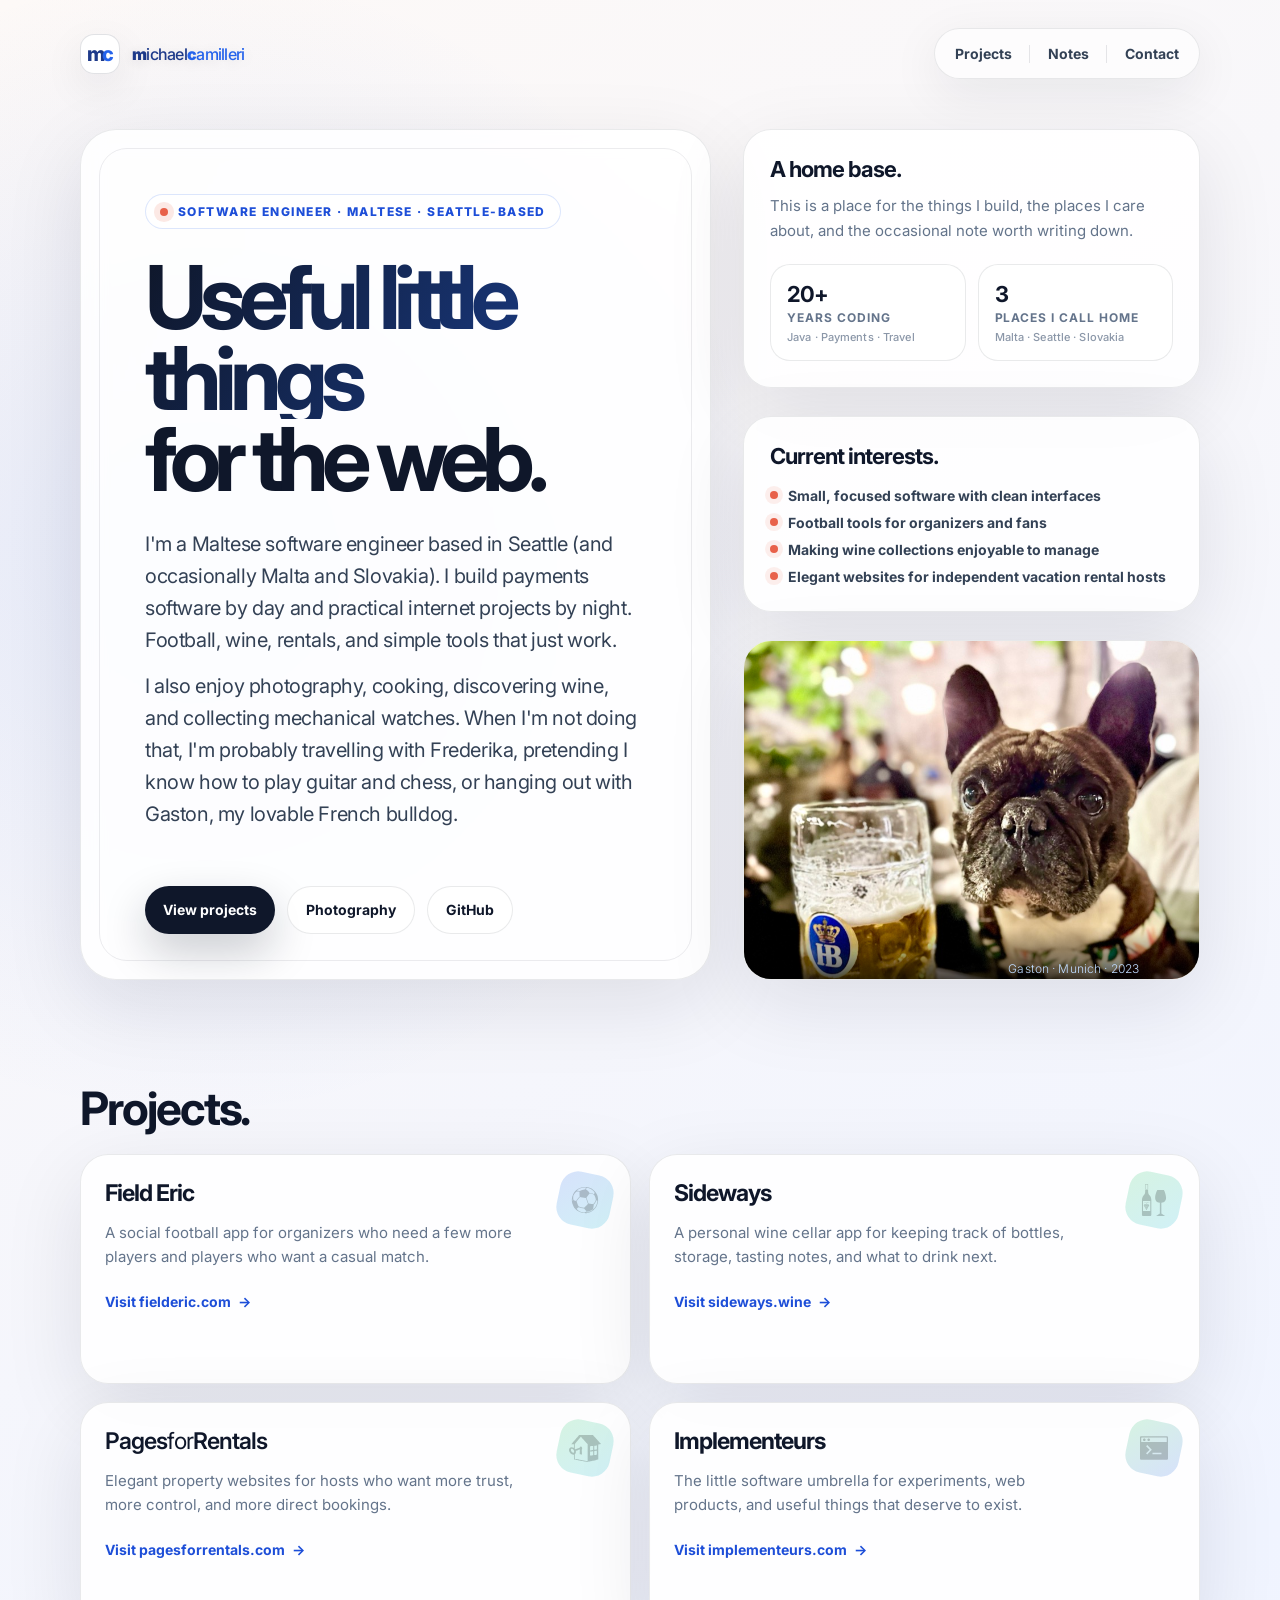
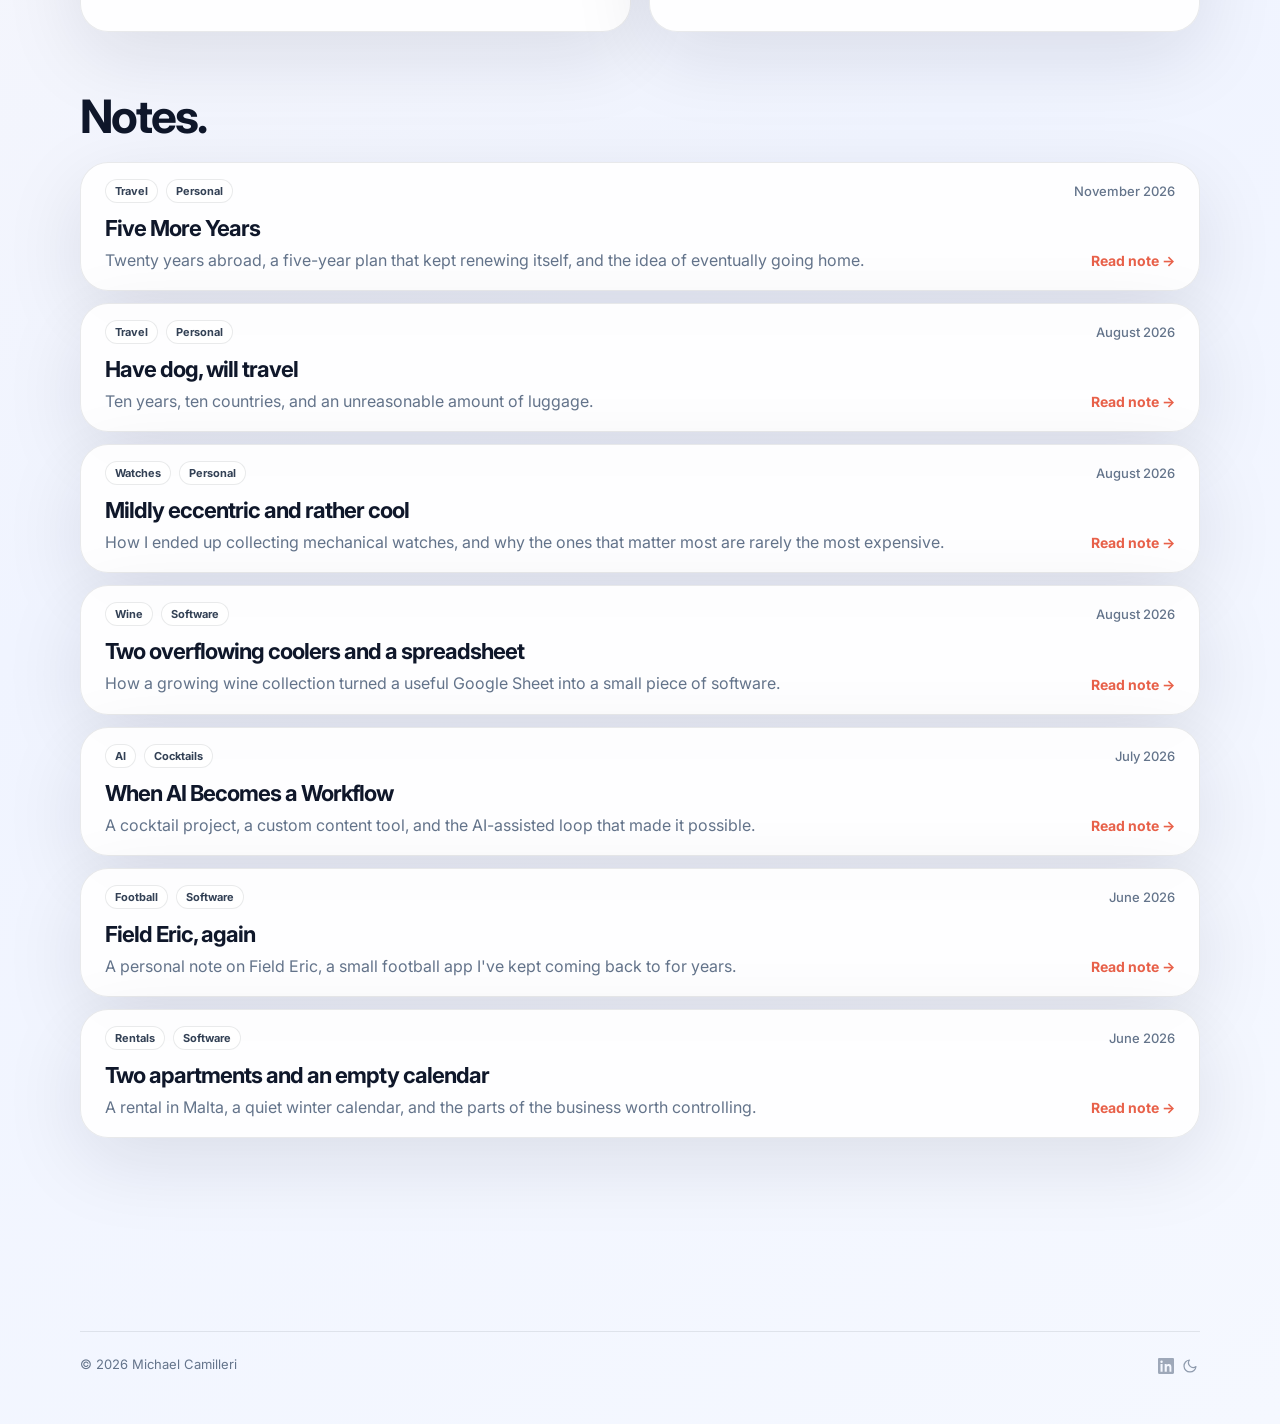
<file: index.html>
<!doctype html>
<html lang="en">
<head>
  <meta charset="utf-8" />
  <meta name="viewport" content="width=device-width, initial-scale=1" />
  <title>Michael Camilleri</title>
  <meta name="description" content="Michael Camilleri is a Maltese software engineer based in Seattle, building useful little things for the web." />
  <meta name="theme-color" content="#f8fafc" media="(prefers-color-scheme: light)" />
  <meta name="theme-color" content="#0c0f1a" media="(prefers-color-scheme: dark)" />
  <script>const t=localStorage.getItem('theme');const sys=window.matchMedia('(prefers-color-scheme:dark)').matches;if(t==='dark'||(t===null&&sys))document.documentElement.setAttribute('data-theme','dark');</script>
  <link rel="icon" href="/favicon.svg" type="image/svg+xml" />
  <meta property="og:title" content="Michael Camilleri · Maltese Software Engineer in Seattle" />
  <meta property="og:description" content="Maltese software engineer based in Seattle. Payments software by day, practical internet projects by night. Football, wine, rentals, and simple tools that just work." />
  <meta property="og:type" content="website" />
  <meta property="og:url" content="https://michaelcamilleri.net/" />
  <meta property="og:image" content="https://michaelcamilleri.net/images/og.png" />
  <meta property="og:image:width" content="1200" />
  <meta property="og:image:height" content="630" />
  <link rel="preconnect" href="https://fonts.googleapis.com" />
  <link rel="preconnect" href="https://fonts.gstatic.com" crossorigin />
  <link href="https://fonts.googleapis.com/css2?family=Inter:wght@400;500;600;700;800;900&display=swap" rel="stylesheet" />
  <link rel="stylesheet" href="/style.css" />
  <style>
    .projects {
      grid-template-columns: repeat(2, minmax(0, 1fr));
    }

    .project-card p {
      max-width: calc(100% - 88px);
    }

    .project-card:nth-child(2)::before,
    .project-card:nth-child(2)::after {
      content: none;
      display: none;
    }

    .project-card:nth-child(3)::before {
      background: linear-gradient(135deg, var(--green), var(--cyan));
    }

    .project-card:nth-child(3)::after {
      background-size: 36px 36px;
      background-image: url('/images/icon-house.svg');
    }

    .project-card:nth-child(4)::before {
      background: linear-gradient(135deg, var(--green), var(--blue));
    }

    .project-card:nth-child(4)::after {
      background-size: 28px 28px;
      background-image: url('/images/icon-terminal.svg');
    }

    .notes-list {
      grid-template-columns: 1fr;
      gap: 12px;
    }

    a.note-card {
      min-height: 0;
      padding: 16px 24px;
      display: grid;
      grid-template-columns: minmax(0, 1fr) auto;
      grid-template-areas:
        "meta meta"
        "title title"
        "description read";
      column-gap: 28px;
      row-gap: 0;
      align-items: center;
    }

    .note-card-top {
      grid-area: meta;
      margin: 0 0 12px;
    }

    .note-card h3 {
      grid-area: title;
      margin: 0 0 6px;
      font-size: 22px;
    }

    .note-card p {
      grid-area: description;
      max-width: none;
      margin: 0;
    }

    .note-read {
      grid-area: read;
      align-self: center;
      margin: 0;
      white-space: nowrap;
    }

    .note-card .tag {
      padding: 5px 9px;
      font-size: 11px;
      line-height: 1.1;
    }

    @media (max-width: 880px) {
      .projects {
        grid-template-columns: 1fr;
      }
    }

    @media (max-width: 640px) {
      a.note-card {
        display: block;
        padding: 18px 20px;
      }

      .note-card-top {
        margin-bottom: 14px;
      }

      .note-card h3 {
        margin: 0;
      }

      .note-card p {
        margin-top: 10px;
      }

      .note-read {
        display: inline-flex;
        margin-top: 14px;
      }
    }  </style>
</head>
<body>
  <main class="page">

    <header class="nav" aria-label="Primary navigation">
      <a class="brand" href="/" aria-label="Michael Camilleri home">
        <span class="mark" aria-hidden="true">
          <span class="mark-letter dark">m</span><span class="mark-letter light">c</span>
        </span>
        <span class="brand-name">
          <span class="brand-word dark"><strong>m</strong>ichael</span><span class="brand-word light"><strong>c</strong>amilleri</span>
        </span>
      </a>
      <nav class="nav-links" aria-label="Page sections">
        <a href="#projects">Projects</a>
        <a href="#notes">Notes</a>
        <a href="#contact">Contact</a>
      </nav>
    </header>

    <div class="hero">
      <section class="hero-card" aria-labelledby="hero-title">
        <div class="eyebrow"><span class="dot"></span> Software engineer · Maltese · Seattle-based</div>
        <h1 id="hero-title"><span class="gradient-text">Useful little things</span> for the web.</h1>
        <p class="intro">I'm a Maltese software engineer based in Seattle (and occasionally Malta and Slovakia). I build payments software by day and practical internet projects by night. Football, wine, rentals, and simple tools that just work.</p>
        <p class="intro">I also enjoy photography, cooking, discovering wine, and collecting mechanical watches. When I'm not doing that, I'm probably travelling with Frederika, pretending I know how to play guitar and chess, or hanging out with Gaston, my lovable French bulldog.</p>
        <div class="hero-actions">
          <a class="button primary" href="#projects">View projects</a>
          <a class="button secondary" href="https://mcam.pics" target="_blank" rel="noopener noreferrer">Photography</a>
          <a class="button secondary" href="https://github.com/michaelcamilleri" target="_blank" rel="noopener noreferrer">GitHub</a>
        </div>
      </section>

      <aside class="side-stack" aria-label="About Michael Camilleri">
        <section class="side-card">
          <h2>A home base.</h2>
          <p>This is a place for the things I build, the places I care about, and the occasional note worth writing down.</p>
          <div class="stats" aria-label="Highlights">
            <div class="stat">
              <strong>20+</strong>
              <span>years coding</span>
              <span class="stat-sub">Java · Payments · Travel</span>
            </div>
            <div class="stat">
              <strong>3</strong>
              <span>places I call home</span>
              <span class="stat-sub">Malta · Seattle · Slovakia</span>
            </div>
          </div>
        </section>

        <section class="side-card">
          <h2>Current interests.</h2>
          <ul class="signal-list">
            <li>Small, focused software with clean interfaces</li>
            <li>Football tools for organizers and fans</li>
            <li>Making wine collections enjoyable to manage</li>
            <li>Elegant websites for independent vacation rental hosts</li>
          </ul>
        </section>

        <section class="side-card photo-card" aria-label="Gaston at a beer garden in Munich">
          <img src="images/gaston.jpg" alt="Gaston the French bulldog sitting next to a Hofbräuhaus beer stein at a Munich beer garden" />
          <p class="photo-caption">Gaston · Munich · 2023</p>
        </section>
      </aside>
    </div>

    <section id="projects" class="reveal delay-1" aria-labelledby="projects-title">
      <div class="section-title">
        <h2 id="projects-title">Projects.</h2>
      </div>
      <div class="projects">
        <a class="project-card reveal-item" style="--reveal-delay: 60ms" href="https://fielderic.com/" target="_blank" rel="noopener noreferrer">
          <h3>Field Eric</h3>
          <p>A social football app for organizers who need a few more players and players who want a casual match.</p>
          <span>Visit fielderic.com</span>
        </a>
        <a class="project-card reveal-item" style="--reveal-delay: 120ms" href="https://sideways.wine/" target="_blank" rel="noopener noreferrer">
          <h3>Sideways</h3>
          <p>A personal wine cellar app for keeping track of bottles, storage, tasting notes, and what to drink next.</p>
          <span>Visit sideways.wine</span>
        </a>
        <a class="project-card reveal-item" style="--reveal-delay: 180ms" href="https://pagesforrentals.com/" target="_blank" rel="noopener noreferrer">
          <h3><span style="font-weight:600">Pages</span><span style="font-weight:400">for</span><span style="font-weight:600">Rentals</span></h3>
          <p>Elegant property websites for hosts who want more trust, more control, and more direct bookings.</p>
          <span>Visit pagesforrentals.com</span>
        </a>
        <a class="project-card reveal-item" style="--reveal-delay: 240ms" href="https://implementeurs.com/" target="_blank" rel="noopener noreferrer">
          <h3>Implementeurs</h3>
          <p>The little software umbrella for experiments, web products, and useful things that deserve to exist.</p>
          <span>Visit implementeurs.com</span>
        </a>
      </div>
    </section>

    <section id="notes" class="reveal delay-2" aria-labelledby="notes-title">
      <div class="section-title">
        <h2 id="notes-title">Notes.</h2>
      </div>
      <div class="notes-list">
        <a href="notes/five-more-years/" class="note-card reveal-item" style="--reveal-delay: 30ms">
          <div class="note-card-top">
            <span style="display:flex;gap:8px;flex-wrap:wrap;">
              <span class="tag">Travel</span>
              <span class="tag">Personal</span>
            </span>
            <span class="note-date">November 2026</span>
          </div>
          <h3>Five More Years</h3>
          <p>Twenty years abroad, a five-year plan that kept renewing itself, and the idea of eventually going home.</p>
          <span class="note-read">Read note →</span>
        </a>
        <a href="notes/have-dog-will-travel/" class="note-card reveal-item" style="--reveal-delay: 60ms">
          <div class="note-card-top">
            <span style="display:flex;gap:8px;flex-wrap:wrap;">
              <span class="tag">Travel</span>
              <span class="tag">Personal</span>
            </span>
            <span class="note-date">August 2026</span>
          </div>
          <h3>Have dog, will travel</h3>
          <p>Ten years, ten countries, and an unreasonable amount of luggage.</p>
          <span class="note-read">Read note →</span>
        </a>
        <a href="notes/mildly-eccentric-and-rather-cool/" class="note-card reveal-item" style="--reveal-delay: 120ms">
          <div class="note-card-top">
            <span style="display:flex;gap:8px;flex-wrap:wrap;">
              <span class="tag">Watches</span>
              <span class="tag">Personal</span>
            </span>
            <span class="note-date">August 2026</span>
          </div>
          <h3>Mildly eccentric and rather cool</h3>
          <p>How I ended up collecting mechanical watches, and why the ones that matter most are rarely the most expensive.</p>
          <span class="note-read">Read note →</span>
        </a>
        <a href="notes/two-overflowing-coolers-and-a-spreadsheet/" class="note-card reveal-item" style="--reveal-delay: 180ms">
          <div class="note-card-top">
            <span style="display:flex;gap:8px;flex-wrap:wrap;">
              <span class="tag">Wine</span>
              <span class="tag">Software</span>
            </span>
            <span class="note-date">August 2026</span>
          </div>
          <h3>Two overflowing coolers and a spreadsheet</h3>
          <p>How a growing wine collection turned a useful Google Sheet into a small piece of software.</p>
          <span class="note-read">Read note →</span>
        </a>
        <a href="notes/when-ai-becomes-a-workflow/" class="note-card reveal-item" style="--reveal-delay: 240ms">
          <div class="note-card-top">
            <span style="display:flex;gap:8px;flex-wrap:wrap;">
              <span class="tag">AI</span>
              <span class="tag">Cocktails</span>
            </span>
            <span class="note-date">July 2026</span>
          </div>
          <h3>When AI Becomes a Workflow</h3>
          <p>A cocktail project, a custom content tool, and the AI-assisted loop that made it possible.</p>
          <span class="note-read">Read note →</span>
        </a>
        <a href="notes/field-eric-again/" class="note-card reveal-item" style="--reveal-delay: 300ms">
          <div class="note-card-top">
            <span style="display:flex;gap:8px;flex-wrap:wrap;">
              <span class="tag">Football</span>
              <span class="tag">Software</span>
            </span>
            <span class="note-date">June 2026</span>
          </div>
          <h3>Field Eric, again</h3>
          <p>A personal note on Field Eric, a small football app I've kept coming back to for years.</p>
          <span class="note-read">Read note →</span>
        </a>
        <a href="notes/pagesforrentals/" class="note-card reveal-item" style="--reveal-delay: 360ms">
          <div class="note-card-top">
            <span style="display:flex;gap:8px;flex-wrap:wrap;">
              <span class="tag">Rentals</span>
              <span class="tag">Software</span>
            </span>
            <span class="note-date">June 2026</span>
          </div>
          <h3>Two apartments and an empty calendar</h3>
          <p>A rental in Malta, a quiet winter calendar, and the parts of the business worth controlling.</p>
          <span class="note-read">Read note →</span>
        </a>
      </div>
    </section>

    <section id="contact" class="contact reveal delay-3" aria-label="Contact">
      <div>
        <strong>Say hello.</strong>
        <span>Best for projects, collaboration, or anything that should not live in a LinkedIn DM.</span>
      </div>
      <div class="contact-email-row">
        <a class="contact-email" href="mailto:hello@michaelcamilleri.net">hello@michaelcamilleri.net</a>
        <button class="copy-email" type="button" data-copy="hello@michaelcamilleri.net" aria-label="Copy email address">
          <svg viewBox="0 0 24 24" fill="none" aria-hidden="true">
            <path d="M8 8.5A2.5 2.5 0 0 1 10.5 6h6A2.5 2.5 0 0 1 19 8.5v8A2.5 2.5 0 0 1 16.5 19h-6A2.5 2.5 0 0 1 8 16.5v-8Z" stroke="currentColor" stroke-width="1.8"/>
            <path d="M5 14.5v-7A2.5 2.5 0 0 1 7.5 5h7" stroke="currentColor" stroke-width="1.8" stroke-linecap="round"/>
          </svg>
        </button>
      </div>
    </section>

    <footer class="footer">
      <span>© 2026 Michael Camilleri</span>
      <span class="footer-right">
        <a href="https://www.linkedin.com/in/mcamilleri" target="_blank" rel="noopener noreferrer" aria-label="LinkedIn" class="footer-linkedin">
          <svg viewBox="0 0 24 24" width="16" height="16" fill="currentColor" aria-hidden="true">
            <path d="M20.447 20.452H17.21v-5.569c0-1.328-.027-3.037-1.852-3.037-1.853 0-2.136 1.445-2.136 2.939v5.667H9.984V9h3.105v1.561h.044c.432-.82 1.49-1.684 3.066-1.684 3.279 0 3.884 2.158 3.884 4.966v6.609zM5.337 7.433a1.8 1.8 0 1 1 0-3.6 1.8 1.8 0 0 1 0 3.6zm1.554 13.019H3.782V9h3.109v11.452zM22.225 0H1.771C.792 0 0 .774 0 1.729v20.542C0 23.227.792 24 1.771 24h20.451C23.2 24 24 23.227 24 22.271V1.729C24 .774 23.2 0 22.222 0h.003z"/>
          </svg>
        </a>
        <button type="button" class="theme-toggle" id="themeToggle" aria-label="Switch to dark mode">
          <svg class="icon-moon" viewBox="0 0 24 24" width="16" height="16" fill="none" stroke="currentColor" stroke-width="1.8" stroke-linecap="round" stroke-linejoin="round" aria-hidden="true">
            <path d="M21 12.79A9 9 0 1 1 11.21 3 7 7 0 0 0 21 12.79z"/>
          </svg>
          <svg class="icon-sun" viewBox="0 0 24 24" width="16" height="16" fill="none" stroke="currentColor" stroke-width="1.8" stroke-linecap="round" stroke-linejoin="round" aria-hidden="true">
            <circle cx="12" cy="12" r="4"/>
            <path d="M12 2v2M12 20v2M4.93 4.93l1.41 1.41M17.66 17.66l1.41 1.41M2 12h2M20 12h2M4.93 19.07l1.41-1.41M17.66 6.34l1.41-1.41"/>
          </svg>
        </button>
      </span>
    </footer>
  </main>
  <script>
    const prefersReducedMotion = window.matchMedia('(prefers-reduced-motion: reduce)').matches;
    const revealElements = document.querySelectorAll('.reveal');
    if (prefersReducedMotion || !('IntersectionObserver' in window)) {
      revealElements.forEach((element) => element.classList.add('is-visible'));
    } else {
      const revealObserver = new IntersectionObserver((entries, observer) => {
        entries.forEach((entry) => {
          if (entry.isIntersecting) {
            entry.target.classList.add('is-visible');
            revealObserver.unobserve(entry.target);
          }
        });
      }, { threshold: 0.16 });
      revealElements.forEach((element) => revealObserver.observe(element));
    }

    const themeToggle = document.getElementById('themeToggle');
    if (themeToggle) {
      const html = document.documentElement;
      const updateLabel = () => {
        const isDark = html.getAttribute('data-theme') === 'dark';
        themeToggle.setAttribute('aria-label', isDark ? 'Switch to light mode' : 'Switch to dark mode');
      };
      updateLabel();
      themeToggle.addEventListener('click', () => {
        const isDark = html.getAttribute('data-theme') === 'dark';
        if (isDark) { html.removeAttribute('data-theme'); localStorage.setItem('theme', 'light'); }
        else { html.setAttribute('data-theme', 'dark'); localStorage.setItem('theme', 'dark'); }
        updateLabel();
      });
    }

    document.querySelectorAll('[data-copy]').forEach((button) => {
      button.addEventListener('click', async () => {
        const value = button.dataset.copy;
        try {
          await navigator.clipboard.writeText(value);
          button.classList.add('copied');
          button.setAttribute('aria-label', 'Email address copied');
          window.setTimeout(() => {
            button.classList.remove('copied');
            button.setAttribute('aria-label', 'Copy email address');
          }, 1600);
        } catch (error) {
          window.prompt('Copy email address', value);
        }
      });
    });
  </script>
</body>
</html>
</file>
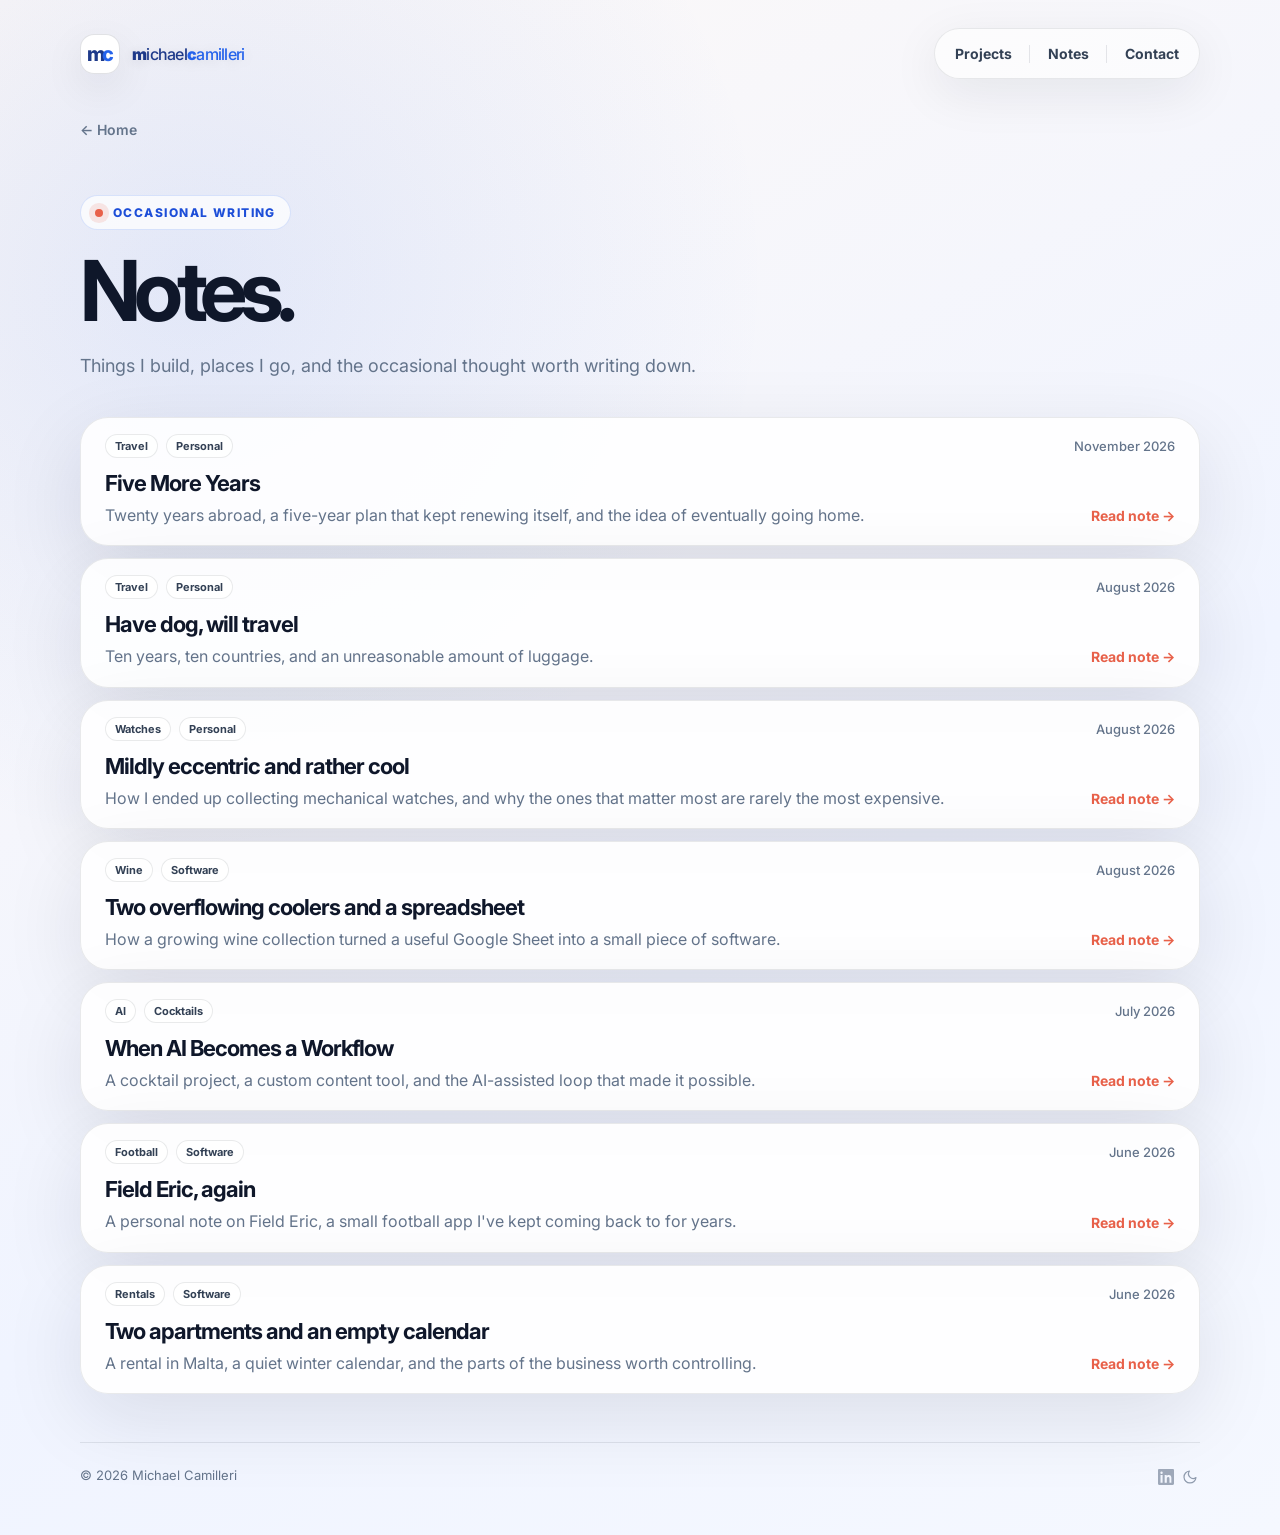
<file: notes/index.html>
<!doctype html>
<html lang="en">
<head>
  <meta charset="utf-8" />
  <meta name="viewport" content="width=device-width, initial-scale=1" />
  <title>Notes · Michael Camilleri</title>
  <meta name="description" content="Notes on software, football, wine, travel, and whatever else is worth writing down." />
  <meta name="theme-color" content="#f8fafc" media="(prefers-color-scheme: light)" />
  <meta name="theme-color" content="#0c0f1a" media="(prefers-color-scheme: dark)" />
  <script>const t=localStorage.getItem('theme');const sys=window.matchMedia('(prefers-color-scheme:dark)').matches;if(t==='dark'||(t===null&&sys))document.documentElement.setAttribute('data-theme','dark');</script>
  <link rel="icon" href="/favicon.svg" type="image/svg+xml" />
  <meta property="og:title" content="Notes · Michael Camilleri" />
  <meta property="og:description" content="Notes on software, football, wine, travel, and whatever else is worth writing down." />
  <meta property="og:type" content="website" />
  <meta property="og:url" content="https://michaelcamilleri.net/notes/" />
  <meta property="og:image" content="https://michaelcamilleri.net/images/og.png" />
  <meta property="og:image:width" content="1200" />
  <meta property="og:image:height" content="630" />
  <link rel="preconnect" href="https://fonts.googleapis.com" />
  <link rel="preconnect" href="https://fonts.gstatic.com" crossorigin />
  <link href="https://fonts.googleapis.com/css2?family=Inter:wght@400;500;600;700;800;900&display=swap" rel="stylesheet" />
  <link rel="stylesheet" href="/style.css" />
  <link rel="canonical" href="https://michaelcamilleri.net/notes/" />
  <style>
    .archive-header { margin: 38px 0 36px; }
    .archive-header .eyebrow { margin-bottom: 22px; }
    .archive-header h1 { font-size: clamp(50px, 8vw, 84px); }
    .archive-header p { max-width: 650px; margin: 22px 0 0; color: var(--muted); font-size: 18px; line-height: 1.65; }
    .back-link { display: inline-flex; color: var(--muted); font-size: 14px; font-weight: 600; }
    .back-link:hover { color: var(--ink); }
    .notes-list { grid-template-columns: 1fr; gap: 12px; }
    a.note-card {
      min-height: 0;
      padding: 16px 24px;
      display: grid;
      grid-template-columns: minmax(0, 1fr) auto;
      grid-template-areas: "meta meta" "title title" "description read";
      column-gap: 28px;
      row-gap: 0;
      align-items: center;
    }
    .note-card-top { grid-area: meta; margin: 0 0 12px; }
    .note-card h3 { grid-area: title; margin: 0 0 6px; font-size: 22px; }
    .note-card p { grid-area: description; max-width: none; margin: 0; }
    .note-read { grid-area: read; align-self: center; margin: 0; white-space: nowrap; }
    .note-card .tag { padding: 5px 9px; font-size: 11px; line-height: 1.1; }
    @media (max-width: 640px) {
      .archive-header { margin-top: 32px; }
      .archive-header p { font-size: 16px; }
      a.note-card { display: block; padding: 18px 20px; }
      .note-card-top { margin-bottom: 14px; }
      .note-card h3 { margin: 0; }
      .note-card p { margin-top: 10px; }
      .note-read { display: inline-flex; margin-top: 14px; }
    }
  </style>
</head>
<body>
  <main class="page">
    <header class="nav" aria-label="Primary navigation">
      <a class="brand" href="/" aria-label="Michael Camilleri home">
        <span class="mark" aria-hidden="true">
          <span class="mark-letter dark">m</span><span class="mark-letter light">c</span>
        </span>
        <span class="brand-name">
          <span class="brand-word dark"><strong>m</strong>ichael</span><span class="brand-word light"><strong>c</strong>amilleri</span>
        </span>
      </a>
      <nav class="nav-links" aria-label="Page sections">
        <a href="/#projects">Projects</a>
        <a href="/notes/">Notes</a>
        <a href="/#contact">Contact</a>
      </nav>
    </header>
    <a class="back-link" href="/">← Home</a>
    <section aria-labelledby="notes-title">
      <div class="archive-header">
        <div class="eyebrow"><span class="dot"></span> Occasional writing</div>
        <h1 id="notes-title">Notes.</h1>
        <p>Things I build, places I go, and the occasional thought worth writing down.</p>
      </div>
      <div class="notes-list">
        <a href="/notes/five-more-years/" class="note-card" style="--reveal-delay: 30ms">
          <div class="note-card-top">
            <span style="display:flex;gap:8px;flex-wrap:wrap;">
              <span class="tag">Travel</span>
              <span class="tag">Personal</span>
            </span>
            <span class="note-date">November 2026</span>
          </div>
          <h3>Five More Years</h3>
          <p>Twenty years abroad, a five-year plan that kept renewing itself, and the idea of eventually going home.</p>
          <span class="note-read">Read note →</span>
        </a>
        <a href="/notes/have-dog-will-travel/" class="note-card" style="--reveal-delay: 60ms">
          <div class="note-card-top">
            <span style="display:flex;gap:8px;flex-wrap:wrap;">
              <span class="tag">Travel</span>
              <span class="tag">Personal</span>
            </span>
            <span class="note-date">August 2026</span>
          </div>
          <h3>Have dog, will travel</h3>
          <p>Ten years, ten countries, and an unreasonable amount of luggage.</p>
          <span class="note-read">Read note →</span>
        </a>
        <a href="/notes/mildly-eccentric-and-rather-cool/" class="note-card" style="--reveal-delay: 120ms">
          <div class="note-card-top">
            <span style="display:flex;gap:8px;flex-wrap:wrap;">
              <span class="tag">Watches</span>
              <span class="tag">Personal</span>
            </span>
            <span class="note-date">August 2026</span>
          </div>
          <h3>Mildly eccentric and rather cool</h3>
          <p>How I ended up collecting mechanical watches, and why the ones that matter most are rarely the most expensive.</p>
          <span class="note-read">Read note →</span>
        </a>
        <a href="/notes/two-overflowing-coolers-and-a-spreadsheet/" class="note-card" style="--reveal-delay: 180ms">
          <div class="note-card-top">
            <span style="display:flex;gap:8px;flex-wrap:wrap;">
              <span class="tag">Wine</span>
              <span class="tag">Software</span>
            </span>
            <span class="note-date">August 2026</span>
          </div>
          <h3>Two overflowing coolers and a spreadsheet</h3>
          <p>How a growing wine collection turned a useful Google Sheet into a small piece of software.</p>
          <span class="note-read">Read note →</span>
        </a>
        <a href="/notes/when-ai-becomes-a-workflow/" class="note-card" style="--reveal-delay: 240ms">
          <div class="note-card-top">
            <span style="display:flex;gap:8px;flex-wrap:wrap;">
              <span class="tag">AI</span>
              <span class="tag">Cocktails</span>
            </span>
            <span class="note-date">July 2026</span>
          </div>
          <h3>When AI Becomes a Workflow</h3>
          <p>A cocktail project, a custom content tool, and the AI-assisted loop that made it possible.</p>
          <span class="note-read">Read note →</span>
        </a>
        <a href="/notes/field-eric-again/" class="note-card" style="--reveal-delay: 300ms">
          <div class="note-card-top">
            <span style="display:flex;gap:8px;flex-wrap:wrap;">
              <span class="tag">Football</span>
              <span class="tag">Software</span>
            </span>
            <span class="note-date">June 2026</span>
          </div>
          <h3>Field Eric, again</h3>
          <p>A personal note on Field Eric, a small football app I've kept coming back to for years.</p>
          <span class="note-read">Read note →</span>
        </a>
        <a href="/notes/pagesforrentals/" class="note-card" style="--reveal-delay: 360ms">
          <div class="note-card-top">
            <span style="display:flex;gap:8px;flex-wrap:wrap;">
              <span class="tag">Rentals</span>
              <span class="tag">Software</span>
            </span>
            <span class="note-date">June 2026</span>
          </div>
          <h3>Two apartments and an empty calendar</h3>
          <p>A rental in Malta, a quiet winter calendar, and the parts of the business worth controlling.</p>
          <span class="note-read">Read note →</span>
        </a>
      </div>
    </section>
    <footer class="footer">
      <span>© 2026 Michael Camilleri</span>
      <span class="footer-right">
        <a href="https://www.linkedin.com/in/mcamilleri" target="_blank" rel="noopener noreferrer" aria-label="LinkedIn" class="footer-linkedin">
          <svg viewBox="0 0 24 24" width="16" height="16" fill="currentColor" aria-hidden="true">
            <path d="M20.447 20.452H17.21v-5.569c0-1.328-.027-3.037-1.852-3.037-1.853 0-2.136 1.445-2.136 2.939v5.667H9.984V9h3.105v1.561h.044c.432-.82 1.49-1.684 3.066-1.684 3.279 0 3.884 2.158 3.884 4.966v6.609zM5.337 7.433a1.8 1.8 0 1 1 0-3.6 1.8 1.8 0 0 1 0 3.6zm1.554 13.019H3.782V9h3.109v11.452zM22.225 0H1.771C.792 0 0 .774 0 1.729v20.542C0 23.227.792 24 1.771 24h20.451C23.2 24 24 23.227 24 22.271V1.729C24 .774 23.2 0 22.222 0h.003z"/>
          </svg>
        </a>
        <button type="button" class="theme-toggle" id="themeToggle" aria-label="Switch to dark mode">
          <svg class="icon-moon" viewBox="0 0 24 24" width="16" height="16" fill="none" stroke="currentColor" stroke-width="1.8" stroke-linecap="round" stroke-linejoin="round" aria-hidden="true">
            <path d="M21 12.79A9 9 0 1 1 11.21 3 7 7 0 0 0 21 12.79z"/>
          </svg>
          <svg class="icon-sun" viewBox="0 0 24 24" width="16" height="16" fill="none" stroke="currentColor" stroke-width="1.8" stroke-linecap="round" stroke-linejoin="round" aria-hidden="true">
            <circle cx="12" cy="12" r="4"/>
            <path d="M12 2v2M12 20v2M4.93 4.93l1.41 1.41M17.66 17.66l1.41 1.41M2 12h2M20 12h2M4.93 19.07l1.41-1.41M17.66 6.34l1.41-1.41"/>
          </svg>
        </button>
      </span>
    </footer>
  </main>
  <script>
    const prefersReducedMotion = window.matchMedia('(prefers-reduced-motion: reduce)').matches;
    const revealElements = document.querySelectorAll('.reveal');
    if (prefersReducedMotion || !('IntersectionObserver' in window)) {
      revealElements.forEach((element) => element.classList.add('is-visible'));
    } else {
      const revealObserver = new IntersectionObserver((entries, observer) => {
        entries.forEach((entry) => {
          if (entry.isIntersecting) {
            entry.target.classList.add('is-visible');
            revealObserver.unobserve(entry.target);
          }
        });
      }, { threshold: 0.16 });
      revealElements.forEach((element) => revealObserver.observe(element));
    }

    const themeToggle = document.getElementById('themeToggle');
    if (themeToggle) {
      const html = document.documentElement;
      const updateLabel = () => {
        const isDark = html.getAttribute('data-theme') === 'dark';
        themeToggle.setAttribute('aria-label', isDark ? 'Switch to light mode' : 'Switch to dark mode');
      };
      updateLabel();
      themeToggle.addEventListener('click', () => {
        const isDark = html.getAttribute('data-theme') === 'dark';
        if (isDark) { html.removeAttribute('data-theme'); localStorage.setItem('theme', 'light'); }
        else { html.setAttribute('data-theme', 'dark'); localStorage.setItem('theme', 'dark'); }
        updateLabel();
      });
    }

    document.querySelectorAll('[data-copy]').forEach((button) => {
      button.addEventListener('click', async () => {
        const value = button.dataset.copy;
        try {
          await navigator.clipboard.writeText(value);
          button.classList.add('copied');
          button.setAttribute('aria-label', 'Email address copied');
          window.setTimeout(() => {
            button.classList.remove('copied');
            button.setAttribute('aria-label', 'Copy email address');
          }, 1600);
        } catch (error) {
          window.prompt('Copy email address', value);
        }
      });
    });
  </script>
</body>
</html>
</file>
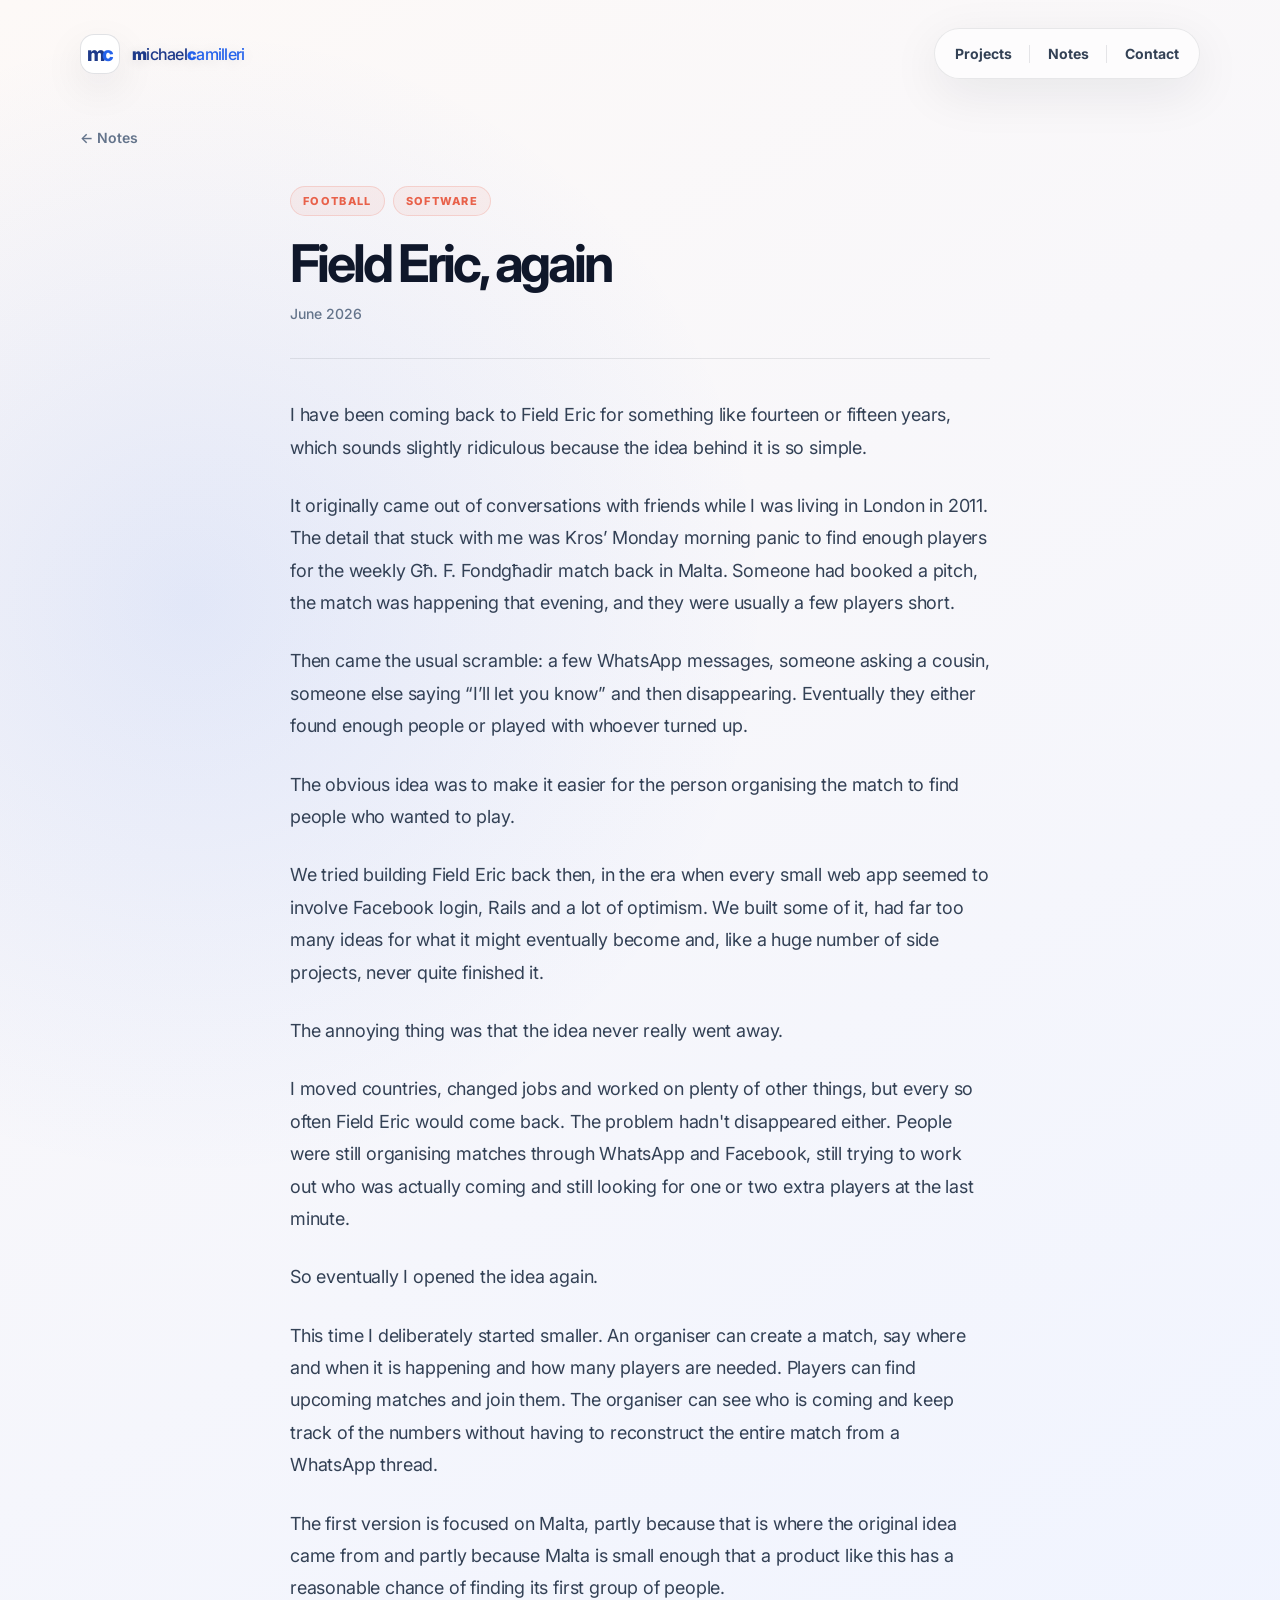
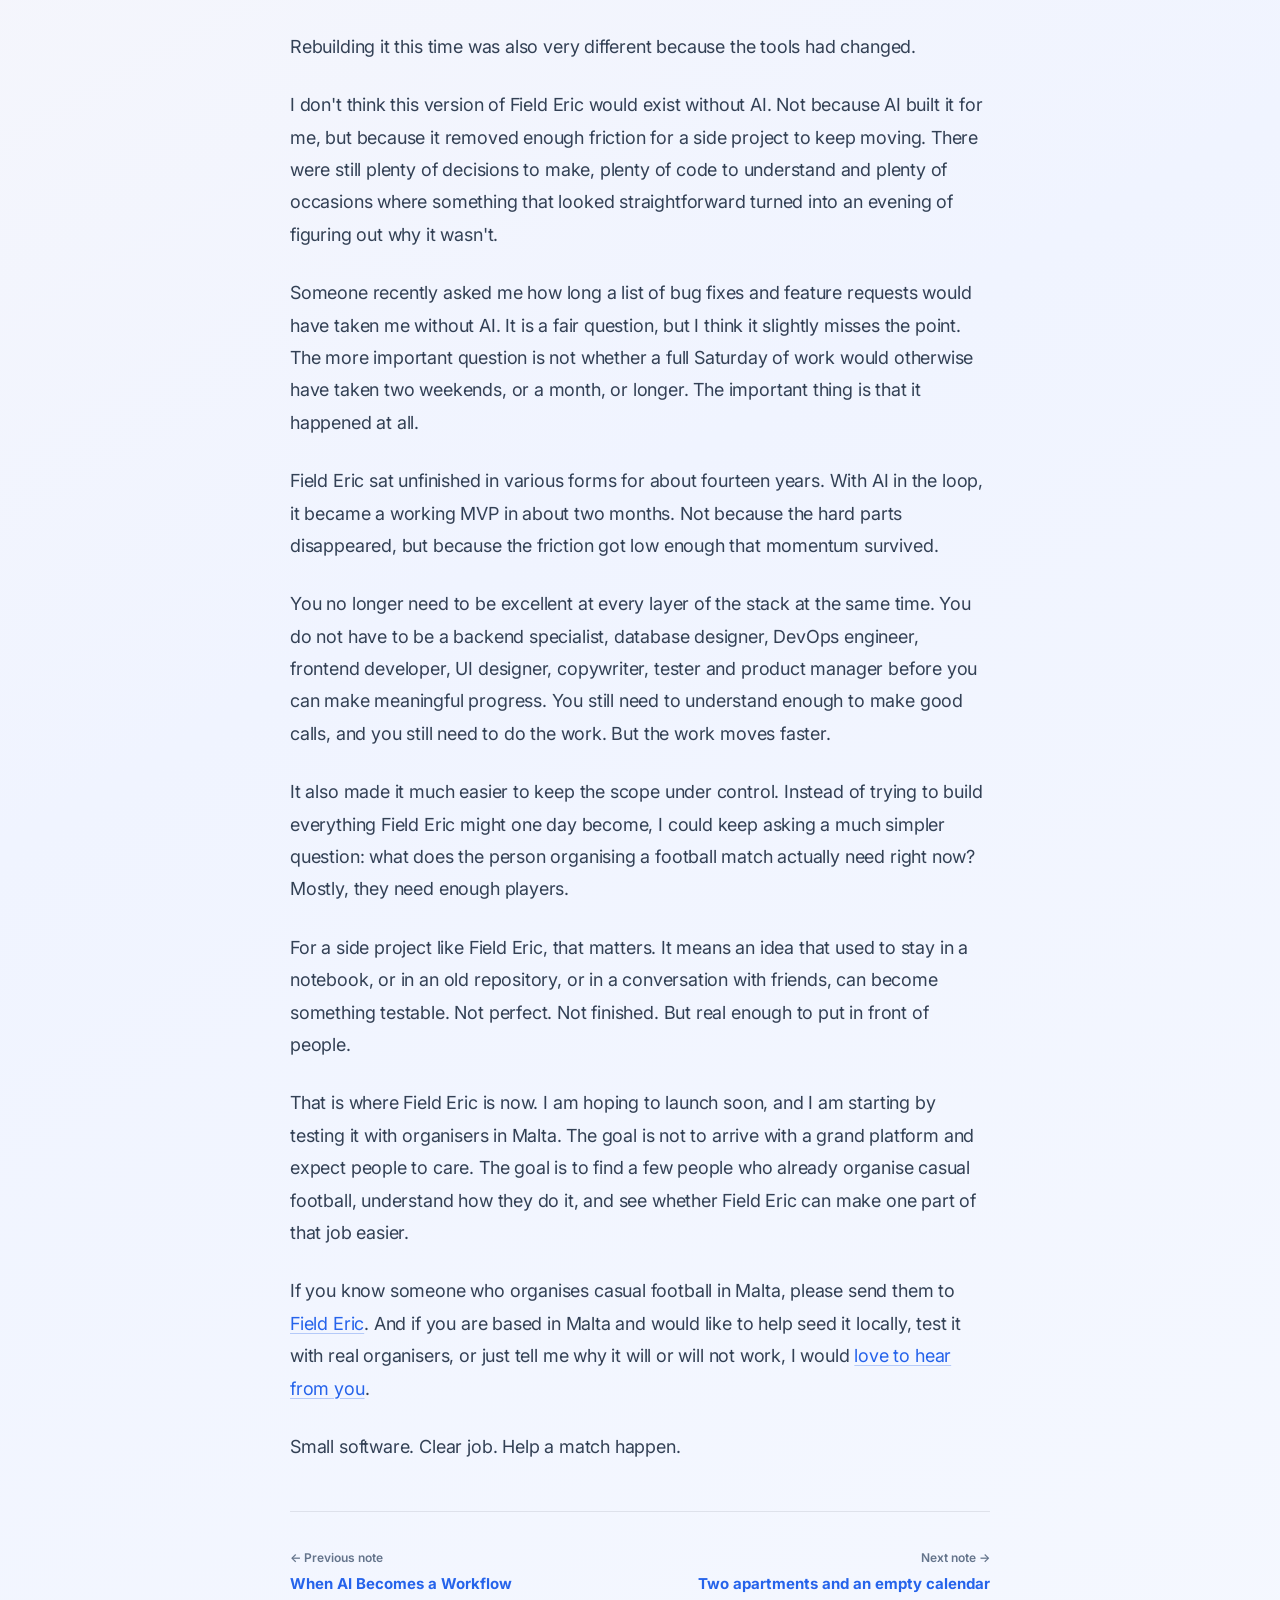
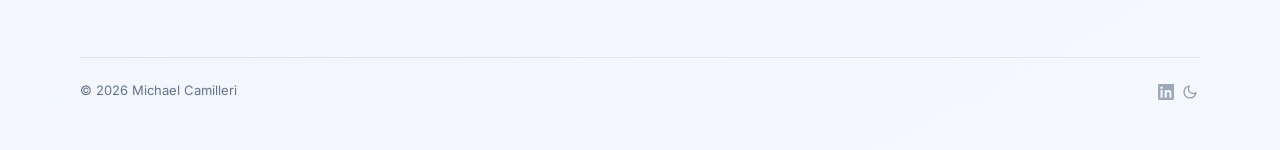
<file: notes/field-eric-again/index.html>
<!doctype html>
<html lang="en">
<head>
  <meta charset="utf-8" />
  <meta name="viewport" content="width=device-width, initial-scale=1" />
  <title>Field Eric, again · Michael Camilleri</title>
  <meta name="description" content="A personal note on Field Eric, a small football app I've kept coming back to for years." />
  <meta name="theme-color" content="#f8fafc" media="(prefers-color-scheme: light)" />
  <meta name="theme-color" content="#0c0f1a" media="(prefers-color-scheme: dark)" />
  <script>const t=localStorage.getItem('theme');const sys=window.matchMedia('(prefers-color-scheme:dark)').matches;if(t==='dark'||(t===null&&sys))document.documentElement.setAttribute('data-theme','dark');</script>
  <link rel="icon" href="../../favicon.svg" type="image/svg+xml" />
  <link rel="shortcut icon" href="../../favicon.svg" type="image/svg+xml" />
  <meta property="og:title" content="Field Eric, again" />
  <meta property="og:description" content="A personal note on Field Eric, a small football app I've kept coming back to for years." />
  <meta property="og:type" content="article" />
  <meta property="og:url" content="https://michaelcamilleri.net/notes/field-eric-again/" />
  <link rel="preconnect" href="https://fonts.googleapis.com" />
  <link rel="preconnect" href="https://fonts.gstatic.com" crossorigin />
  <link href="https://fonts.googleapis.com/css2?family=Inter:wght@400;500;600;700;800;900&display=swap" rel="stylesheet" />
  <style>
    :root { --bg:#f8fafc; --paper:rgba(255,255,255,.88); --paper-strong:rgba(255,255,255,.96); --ink:#0f172a; --muted:#64748b; --line:rgba(15,23,42,.09); --blue:#2563eb; --blue-deep:#1e3a8a; --coral:#e8614a; --shadow:0 24px 80px rgba(15,23,42,.10); --radius:28px; }
    *{box-sizing:border-box} html{scroll-behavior:smooth}
    body{margin:0;min-height:100vh;font-family:Inter,ui-sans-serif,system-ui,-apple-system,BlinkMacSystemFont,"Segoe UI",sans-serif;color:var(--ink);background:radial-gradient(circle at 15% 18%,rgba(37,99,235,.11),transparent 36rem),linear-gradient(150deg,#fdf9f7 0%,#f0f4ff 60%,#f5f8ff 100%);overflow-x:hidden}
    a{color:inherit;text-decoration:none}
    .page{width:min(1120px,calc(100% - 40px));margin:0 auto;padding:28px 0 48px}
    .nav{display:flex;align-items:center;justify-content:space-between;gap:18px;margin-bottom:48px;animation:rise 700ms ease both}
    .brand{display:inline-flex;align-items:center;gap:12px;letter-spacing:-.04em}
    .brand-name{display:inline-flex;gap:.08em;letter-spacing:-.045em;text-transform:lowercase;text-shadow:0 2px 14px rgba(15,23,42,.16)}
    .brand-word{font-weight:500}.brand-word strong{font-weight:900}
    .brand-word.dark{color:var(--blue-deep)}.brand-word.light{color:var(--blue);margin-left:-.08em}
    .brand-word.light strong{display:inline-block;transform:translateX(-.015em)}
    .mark{width:40px;height:40px;display:flex;align-items:center;justify-content:center;border:1px solid rgba(15,23,42,.12);border-radius:14px;background:var(--paper-strong);box-shadow:0 14px 42px rgba(15,23,42,.08);overflow:hidden}
    .mark-letter{display:inline-block;font-size:20px;line-height:1;font-weight:800;letter-spacing:-.17em;transform:translateX(-1px)}
    .mark-letter.dark{color:var(--blue-deep)}.mark-letter.light{color:var(--blue)}
    .nav-links{display:flex;align-items:center;gap:8px;padding:6px;border:1px solid var(--line);border-radius:999px;background:rgba(255,255,255,.58);backdrop-filter:blur(18px);box-shadow:0 14px 50px rgba(15,23,42,.08)}
    .nav-links a{padding:10px 14px;border-radius:999px;color:#334155;font-size:14px;font-weight:700;transition:background 180ms ease,color 180ms ease,transform 180ms ease}
    .nav-links a:hover{background:#fff;color:var(--ink);transform:translateY(-1px)}
    .nav-links a+a{position:relative}
    .nav-links a+a::before{content:"";position:absolute;left:-5px;top:50%;width:1px;height:18px;transform:translateY(-50%);background:rgba(15,23,42,.10);pointer-events:none;transition:opacity 180ms ease}
    .nav-links a:hover::before{opacity:0}
    .back-link{display:inline-flex;align-items:center;gap:6px;color:var(--muted);font-size:14px;font-weight:600;margin-bottom:40px;transition:color 180ms ease;animation:rise 700ms 60ms ease both}
    .back-link:hover{color:var(--ink)}
    .article{max-width:700px;margin:0 auto;animation:rise 700ms 100ms ease both}
    .article-label{display:inline-flex;align-items:center;gap:8px;margin-bottom:20px;padding:7px 12px;border:1px solid rgba(232,97,74,.2);border-radius:999px;background:rgba(232,97,74,.07);color:var(--coral);font-size:11px;font-weight:800;letter-spacing:.12em;text-transform:uppercase}
    .article h1{margin:0 0 14px;font-size:clamp(32px,5vw,52px);line-height:1.06;letter-spacing:-.06em;color:var(--ink)}
    .article-meta{margin:0 0 40px;padding-bottom:36px;border-bottom:1px solid var(--line);color:var(--muted);font-size:14px;font-weight:500}
    .article-body{font-size:18px;line-height:1.8;color:#334155;letter-spacing:-.01em}
    .article-body p{margin:0 0 26px}
    .article-body p:last-child{margin-bottom:0}
    .article-body h2{margin:44px 0 14px;font-size:22px;font-weight:700;letter-spacing:-.04em;color:var(--ink);line-height:1.2}
    .article-body a{color:var(--blue);text-decoration:underline;text-decoration-color:rgba(37,99,235,.3);text-underline-offset:3px;transition:text-decoration-color 180ms ease}
    .article-body a:hover{text-decoration-color:var(--blue)}
    .footer{display:flex;justify-content:space-between;gap:16px;margin-top:48px;padding-top:24px;border-top:1px solid var(--line);color:#64748b;font-size:13px}
    .footer-right{display:inline-flex;align-items:center;gap:6px}
    .footer-linkedin{display:inline-flex;align-items:center;opacity:.6;transition:opacity 180ms ease}
    .footer-linkedin:hover{opacity:1}
    .theme-toggle{background:none;border:none;padding:2px;color:inherit;cursor:pointer;display:inline-flex;align-items:center;opacity:.7;transition:opacity 180ms ease}
    .theme-toggle:hover{opacity:1}
    .theme-toggle svg{display:block}
    .theme-toggle .icon-sun{display:none}
    @keyframes rise{from{opacity:0;transform:translateY(18px)}to{opacity:1;transform:translateY(0)}}
    @media (prefers-reduced-motion:reduce){*,*::before,*::after{animation-duration:1ms!important;transition-duration:1ms!important}}
    :root[data-theme="dark"]{--paper:rgba(255,255,255,.07);--paper-strong:rgba(255,255,255,.12);--ink:#f1f5f9;--muted:#94a3b8;--line:rgba(255,255,255,.10);--blue:#60a5fa;--blue-deep:#93c5fd;--shadow:0 24px 80px rgba(0,0,0,.5)}
    [data-theme="dark"] body{background:radial-gradient(circle at 15% 18%,rgba(59,130,246,.14),transparent 36rem),linear-gradient(150deg,#0c0f1a 0%,#0f172a 60%,#0c1520 100%)}
    [data-theme="dark"] .nav-links{background:rgba(15,23,42,.7)}
    [data-theme="dark"] .nav-links a{color:#94a3b8}
    [data-theme="dark"] .nav-links a:hover{background:rgba(255,255,255,.08);color:#f1f5f9}
    [data-theme="dark"] .nav-links a+a::before{background:rgba(255,255,255,.10)}
    [data-theme="dark"] .article-label{border-color:rgba(232,97,74,.3);background:rgba(232,97,74,.1)}
    [data-theme="dark"] .article-body{color:#94a3b8}
    [data-theme="dark"] .theme-toggle .icon-sun{display:block}
    [data-theme="dark"] .theme-toggle .icon-moon{display:none}
    @media (max-width:620px){
      .page{width:min(100% - 28px,1120px);padding-top:16px}
      .nav-links{display:none}
      .nav{margin-bottom:28px}
      .article-body{font-size:17px}
      .footer{display:block}
      .footer span:last-child{display:flex;align-items:center;gap:6px;margin-top:8px}
    }
  
    .article-pagination {
      display: grid;
      grid-template-columns: repeat(2, minmax(0, 1fr));
      gap: 20px;
      margin-top: 48px;
      padding-top: 24px;
      border-top: 1px solid var(--line);
    }
    .article-pagination a {
      display: block;
      min-width: 0;
      padding: 14px 0;
      text-decoration: none;
    }
    .article-pagination a.next { grid-column: 2; text-align: right; }
    .article-pagination .direction {
      display: block;
      margin-bottom: 8px;
      color: var(--muted);
      font-size: 12px;
      font-weight: 600;
    }
    .article-pagination strong {
      display: block;
      color: var(--blue);
      font-size: 15px;
      font-weight: 700;
      line-height: 1.45;
    }
    .article-pagination a:hover strong { text-decoration: underline; }
    @media (max-width: 620px) {
      .article-pagination { grid-template-columns: 1fr; gap: 4px; }
      .article-pagination a.next { grid-column: 1; text-align: left; }
    }
  </style>
</head>
<body>
  <main class="page">
    <header class="nav" aria-label="Primary navigation">
      <a class="brand" href="../../" aria-label="Michael Camilleri home">
        <span class="mark" aria-hidden="true"><span class="mark-letter dark">m</span><span class="mark-letter light">c</span></span>
        <span class="brand-name"><span class="brand-word dark"><strong>m</strong>ichael</span><span class="brand-word light"><strong>c</strong>amilleri</span></span>
      </a>
      <nav class="nav-links" aria-label="Page sections">
        <a href="../../#projects">Projects</a>
        <a href="/notes/">Notes</a>
        <a href="../../#contact">Contact</a>
      </nav>
    </header>

    <a href="/notes/" class="back-link">← Notes</a>

    <article class="article">
      <div style="display:flex;flex-wrap:wrap;gap:8px;margin-bottom:20px">
        <div class="article-label" style="margin-bottom:0">Football</div>
        <div class="article-label" style="margin-bottom:0">Software</div>
      </div>
      <h1>Field Eric, again</h1>
      <p class="article-meta">June 2026</p>

      <div class="article-body">
        <p>I have been coming back to Field Eric for something like fourteen or fifteen years, which sounds slightly ridiculous because the idea behind it is so simple.</p>

        <p>It originally came out of conversations with friends while I was living in London in 2011. The detail that stuck with me was Kros’ Monday morning panic to find enough players for the weekly Għ. F. Fondgħadir match back in Malta. Someone had booked a pitch, the match was happening that evening, and they were usually a few players short.</p>

        <p>Then came the usual scramble: a few WhatsApp messages, someone asking a cousin, someone else saying “I’ll let you know” and then disappearing. Eventually they either found enough people or played with whoever turned up.</p>

        <p>The obvious idea was to make it easier for the person organising the match to find people who wanted to play.</p>

        <p>We tried building Field Eric back then, in the era when every small web app seemed to involve Facebook login, Rails and a lot of optimism. We built some of it, had far too many ideas for what it might eventually become and, like a huge number of side projects, never quite finished it.</p>

        <p>The annoying thing was that the idea never really went away.</p>

        <p>I moved countries, changed jobs and worked on plenty of other things, but every so often Field Eric would come back. The problem hadn't disappeared either. People were still organising matches through WhatsApp and Facebook, still trying to work out who was actually coming and still looking for one or two extra players at the last minute.</p>

        <p>So eventually I opened the idea again.</p>

        <p>This time I deliberately started smaller. An organiser can create a match, say where and when it is happening and how many players are needed. Players can find upcoming matches and join them. The organiser can see who is coming and keep track of the numbers without having to reconstruct the entire match from a WhatsApp thread.</p>

        <p>The first version is focused on Malta, partly because that is where the original idea came from and partly because Malta is small enough that a product like this has a reasonable chance of finding its first group of people.</p>

        <p>Rebuilding it this time was also very different because the tools had changed.</p>

        <p>I don't think this version of Field Eric would exist without AI. Not because AI built it for me, but because it removed enough friction for a side project to keep moving. There were still plenty of decisions to make, plenty of code to understand and plenty of occasions where something that looked straightforward turned into an evening of figuring out why it wasn't.</p>

        <p>Someone recently asked me how long a list of bug fixes and feature requests would have taken me without AI. It is a fair question, but I think it slightly misses the point. The more important question is not whether a full Saturday of work would otherwise have taken two weekends, or a month, or longer. The important thing is that it happened at all.</p>

        <p>Field Eric sat unfinished in various forms for about fourteen years. With AI in the loop, it became a working MVP in about two months. Not because the hard parts disappeared, but because the friction got low enough that momentum survived.</p>

        <p>You no longer need to be excellent at every layer of the stack at the same time. You do not have to be a backend specialist, database designer, DevOps engineer, frontend developer, UI designer, copywriter, tester and product manager before you can make meaningful progress. You still need to understand enough to make good calls, and you still need to do the work. But the work moves faster.</p>

        <p>It also made it much easier to keep the scope under control. Instead of trying to build everything Field Eric might one day become, I could keep asking a much simpler question: what does the person organising a football match actually need right now? Mostly, they need enough players.</p>

        <p>For a side project like Field Eric, that matters. It means an idea that used to stay in a notebook, or in an old repository, or in a conversation with friends, can become something testable. Not perfect. Not finished. But real enough to put in front of people.</p>

        <p>That is where Field Eric is now. I am hoping to launch soon, and I am starting by testing it with organisers in Malta. The goal is not to arrive with a grand platform and expect people to care. The goal is to find a few people who already organise casual football, understand how they do it, and see whether Field Eric can make one part of that job easier.</p>

        <p>If you know someone who organises casual football in Malta, please send them to <a href="https://fielderic.com/" target="_blank" rel="noopener noreferrer">Field Eric</a>. And if you are based in Malta and would like to help seed it locally, test it with real organisers, or just tell me why it will or will not work, I would <a href="../../#contact">love to hear from you</a>.</p>

        <p>Small software. Clear job. Help a match happen.</p>
      </div>
      <nav class="article-pagination" aria-label="Previous and next notes">
        <a class="previous" rel="prev" href="/notes/when-ai-becomes-a-workflow/">
          <span class="direction">← Previous note</span>
          <strong>When AI Becomes a Workflow</strong>
        </a>
        <a class="next" rel="next" href="/notes/pagesforrentals/">
          <span class="direction">Next note →</span>
          <strong>Two apartments and an empty calendar</strong>
        </a>
      </nav>
    </article>

    <footer class="footer">
      <span>© 2026 Michael Camilleri</span>
      <span class="footer-right">
        <a href="https://www.linkedin.com/in/mcamilleri" target="_blank" rel="noopener noreferrer" aria-label="LinkedIn" class="footer-linkedin">
          <svg viewBox="0 0 24 24" width="16" height="16" fill="currentColor" aria-hidden="true">
            <path d="M20.447 20.452H17.21v-5.569c0-1.328-.027-3.037-1.852-3.037-1.853 0-2.136 1.445-2.136 2.939v5.667H9.984V9h3.105v1.561h.044c.432-.82 1.49-1.684 3.066-1.684 3.279 0 3.884 2.158 3.884 4.966v6.609zM5.337 7.433a1.8 1.8 0 1 1 0-3.6 1.8 1.8 0 0 1 0 3.6zm1.554 13.019H3.782V9h3.109v11.452zM22.225 0H1.771C.792 0 0 .774 0 1.729v20.542C0 23.227.792 24 1.771 24h20.451C23.2 24 24 23.227 24 22.271V1.729C24 .774 23.2 0 22.222 0h.003z"/>
          </svg>
        </a>
        <button type="button" class="theme-toggle" id="themeToggle" aria-label="Switch to dark mode">
          <svg class="icon-moon" viewBox="0 0 24 24" width="16" height="16" fill="none" stroke="currentColor" stroke-width="1.8" stroke-linecap="round" stroke-linejoin="round" aria-hidden="true">
            <path d="M21 12.79A9 9 0 1 1 11.21 3 7 7 0 0 0 21 12.79z"/>
          </svg>
          <svg class="icon-sun" viewBox="0 0 24 24" width="16" height="16" fill="none" stroke="currentColor" stroke-width="1.8" stroke-linecap="round" stroke-linejoin="round" aria-hidden="true">
            <circle cx="12" cy="12" r="4"/>
            <path d="M12 2v2M12 20v2M4.93 4.93l1.41 1.41M17.66 17.66l1.41 1.41M2 12h2M20 12h2M4.93 19.07l1.41-1.41M17.66 6.34l1.41-1.41"/>
          </svg>
        </button>
      </span>
    </footer>
  </main>
  <script>
    const themeToggle = document.getElementById('themeToggle');
    if (themeToggle) {
      const html = document.documentElement;
      const updateLabel = () => {
        const isDark = html.getAttribute('data-theme') === 'dark';
        themeToggle.setAttribute('aria-label', isDark ? 'Switch to light mode' : 'Switch to dark mode');
      };
      updateLabel();
      themeToggle.addEventListener('click', () => {
        const isDark = html.getAttribute('data-theme') === 'dark';
        if (isDark) { html.removeAttribute('data-theme'); localStorage.setItem('theme', 'light'); }
        else { html.setAttribute('data-theme', 'dark'); localStorage.setItem('theme', 'dark'); }
        updateLabel();
      });
    }
  </script>
</body>
</html>
</file>
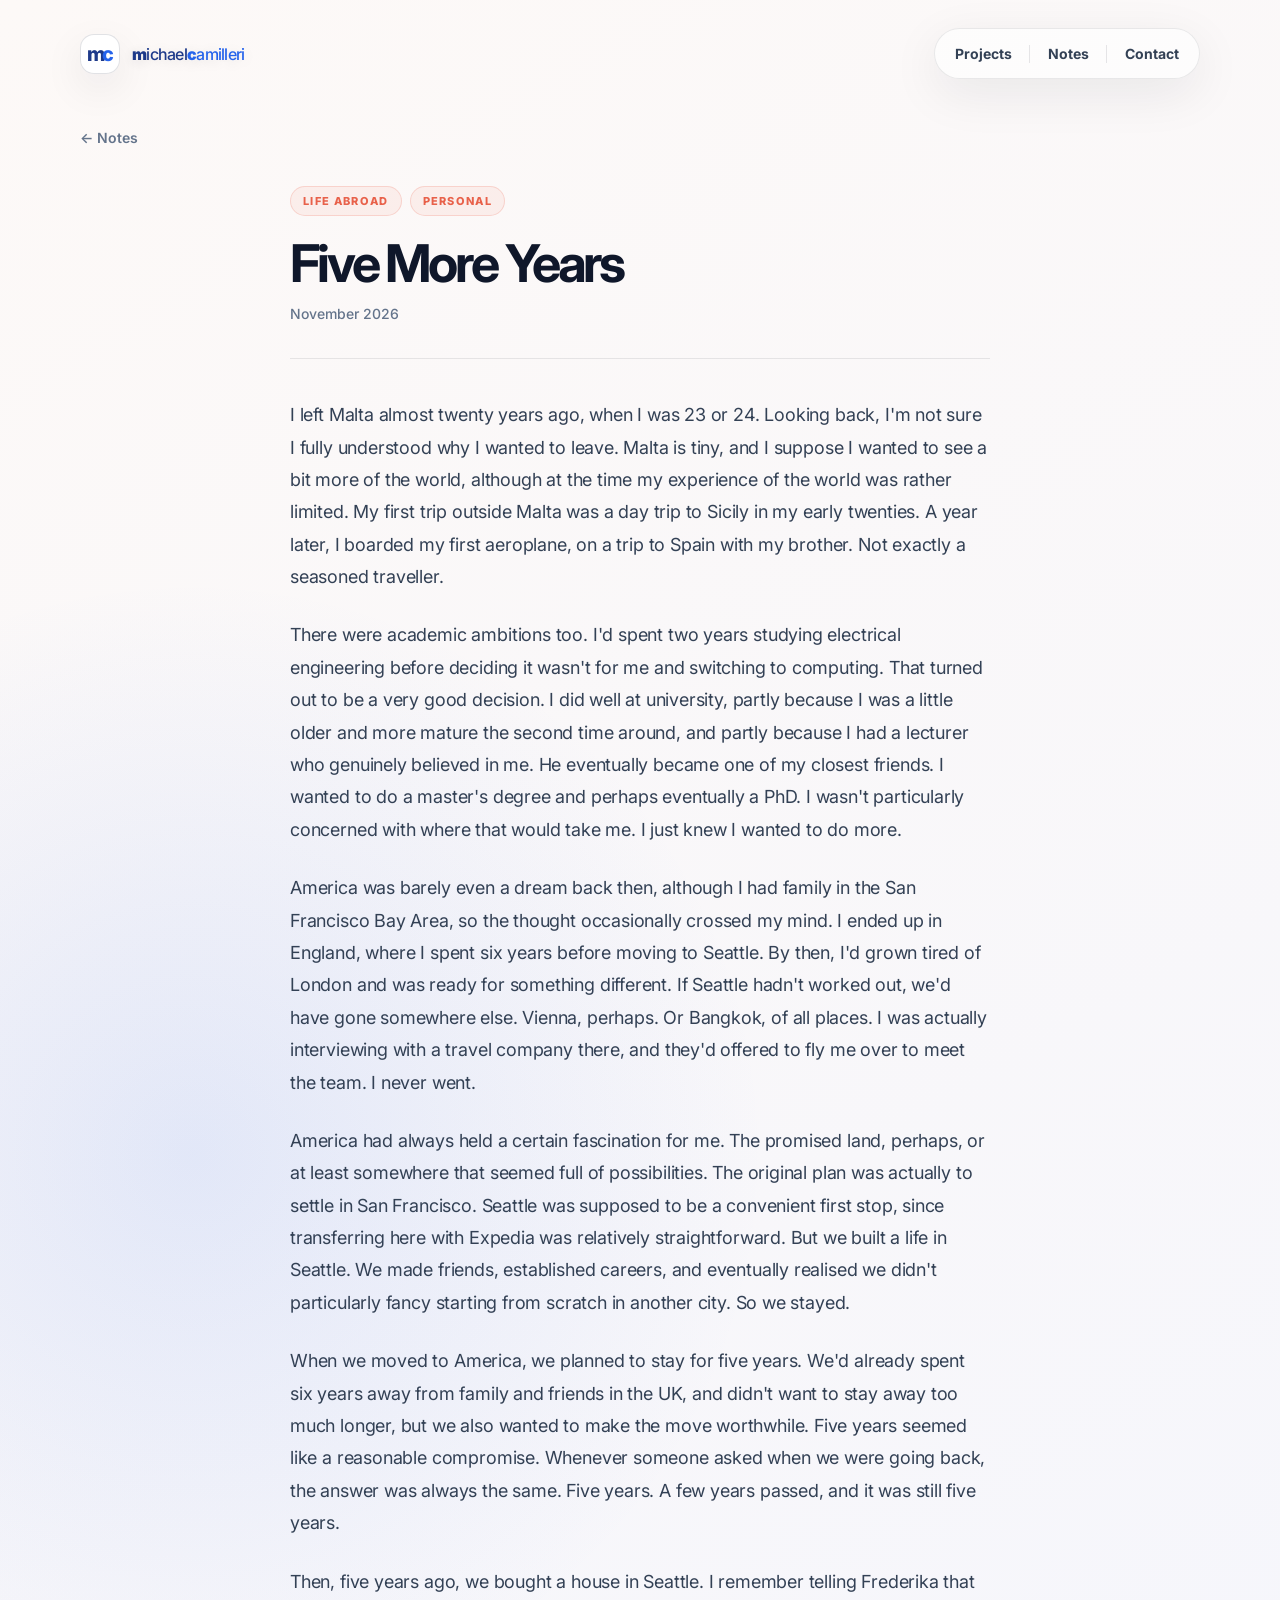
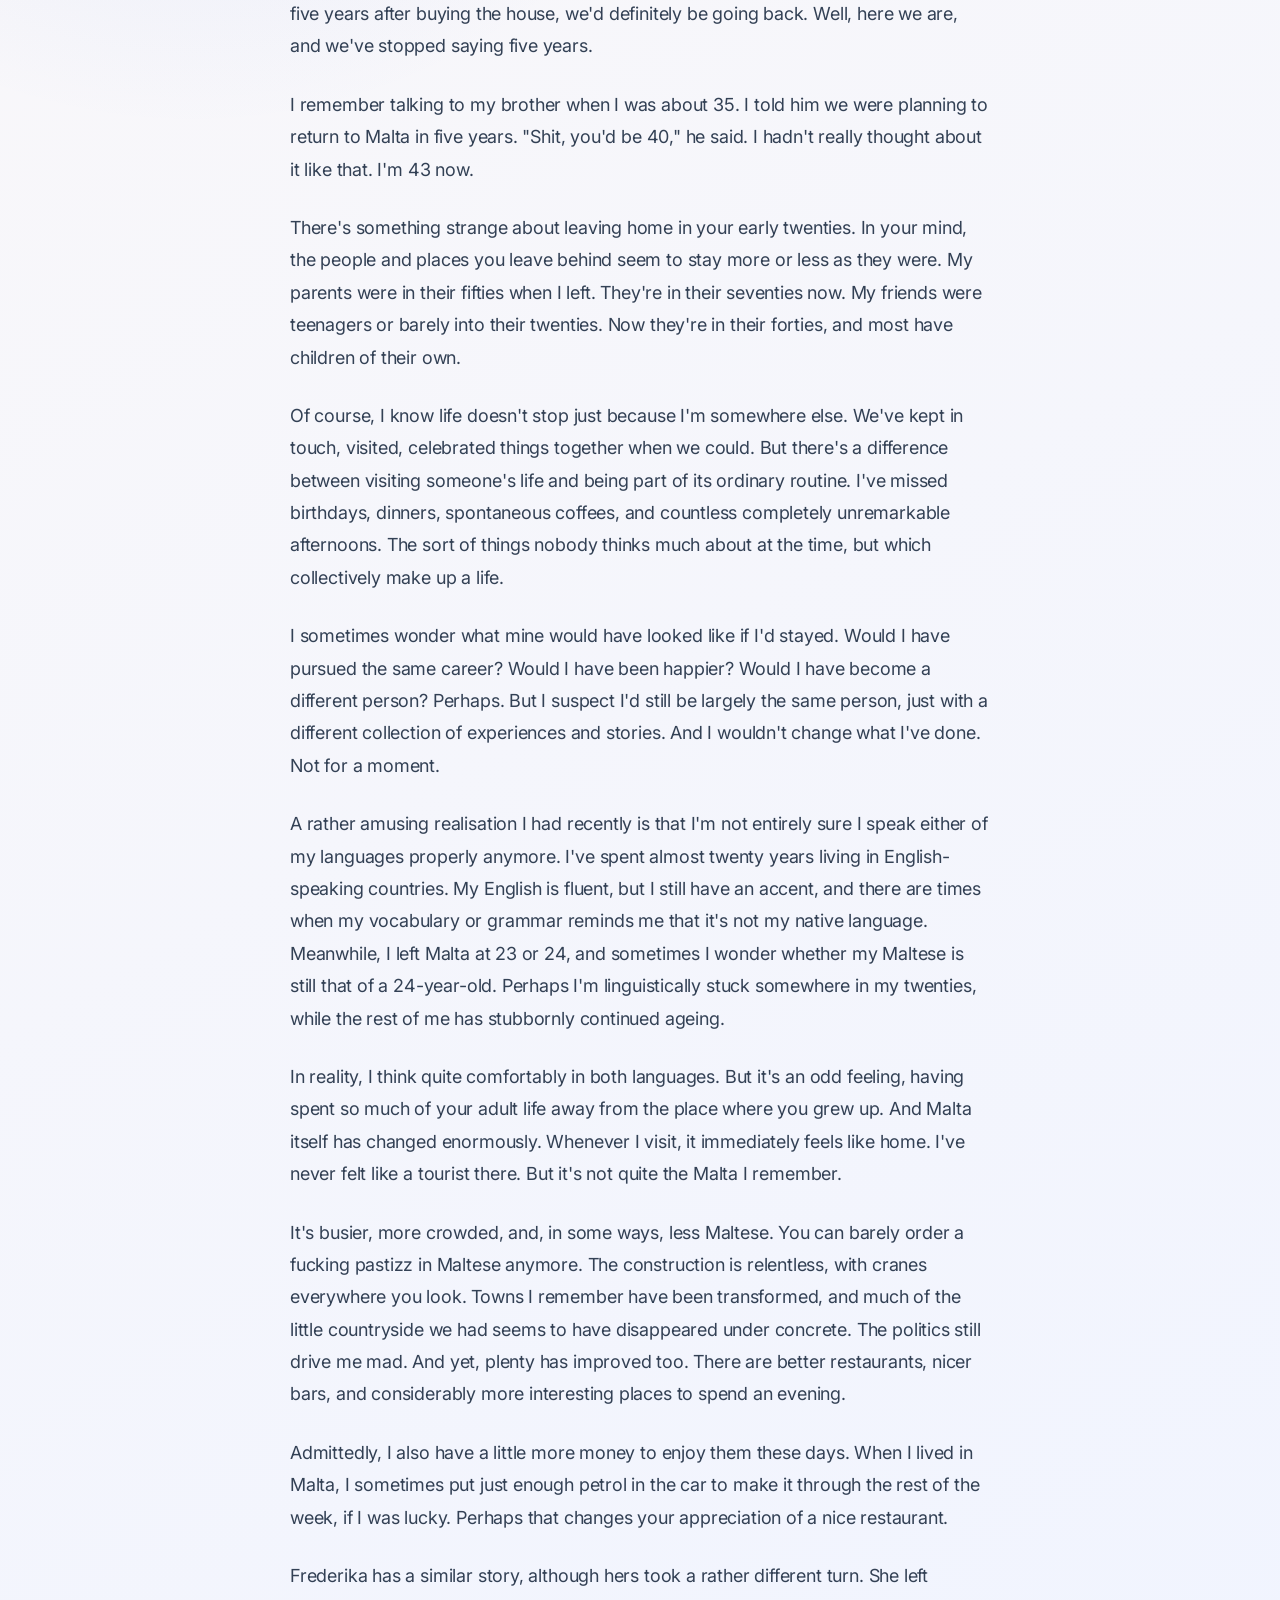
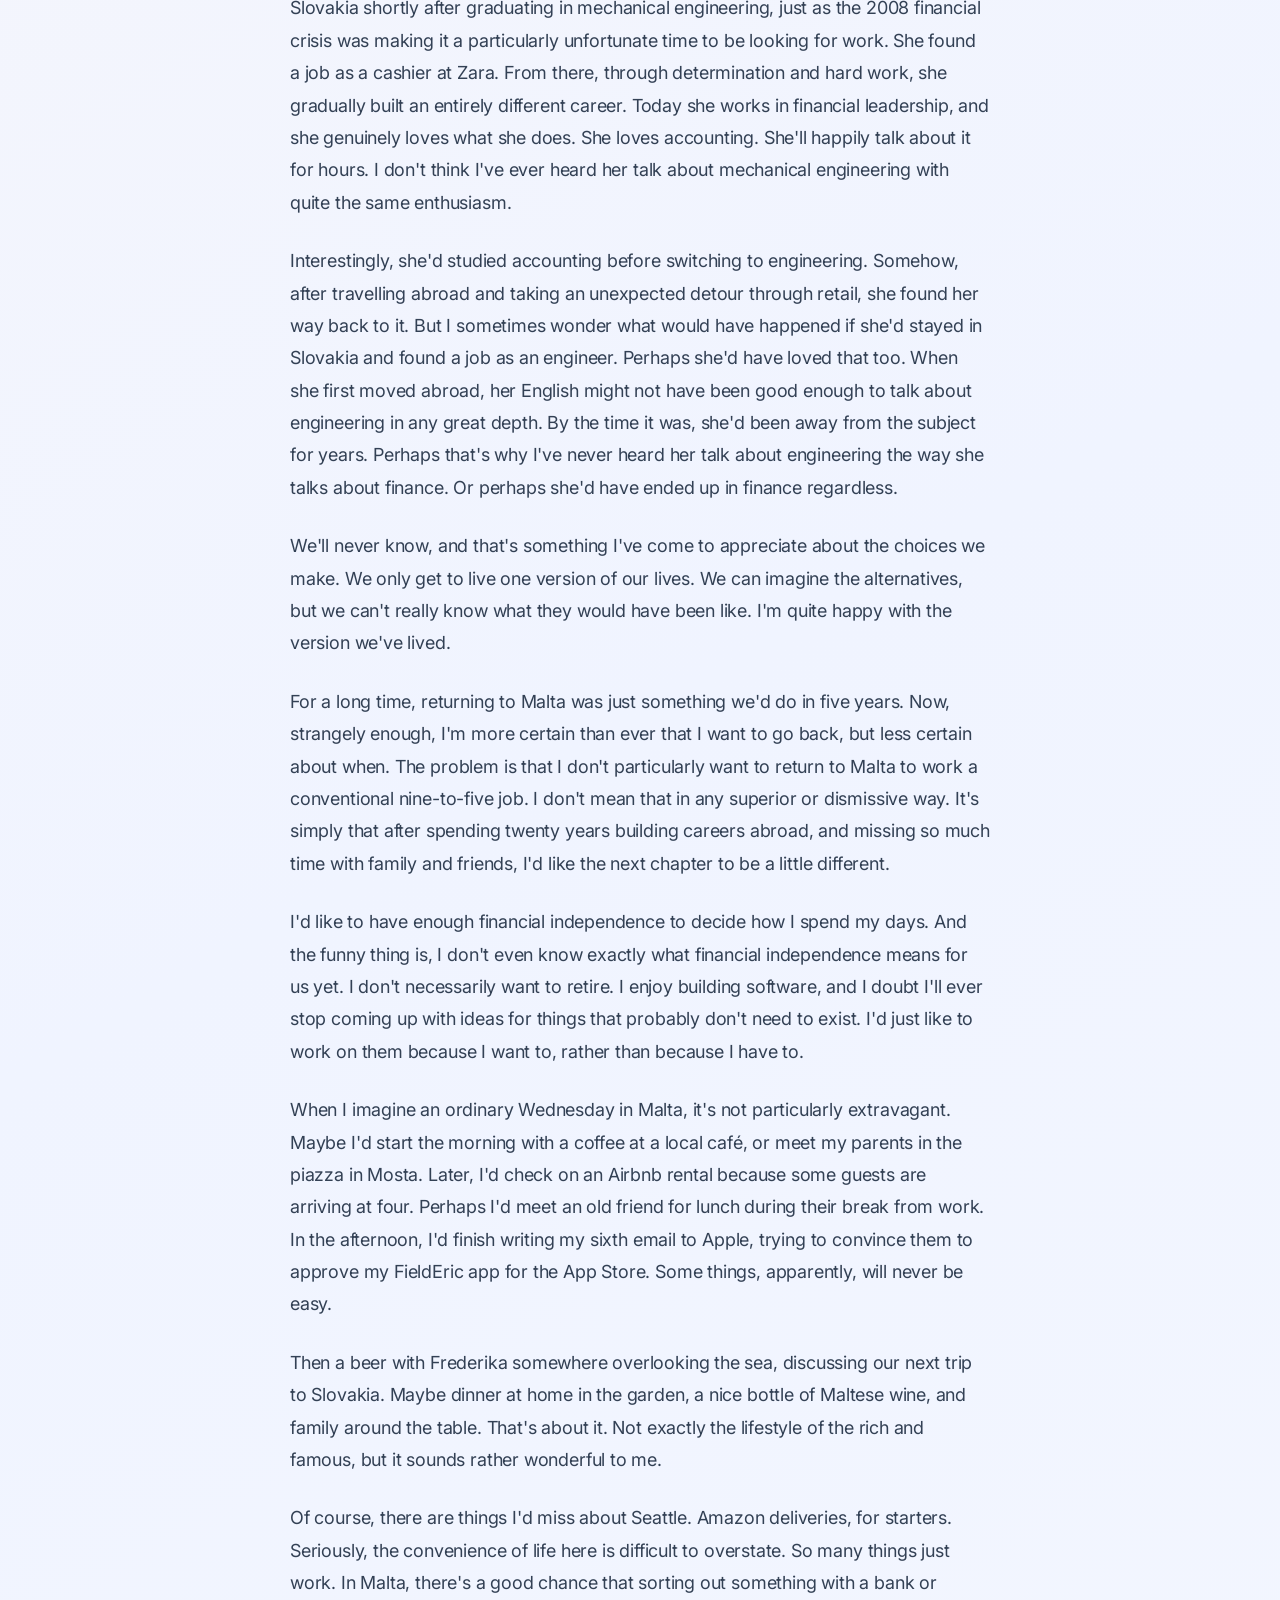
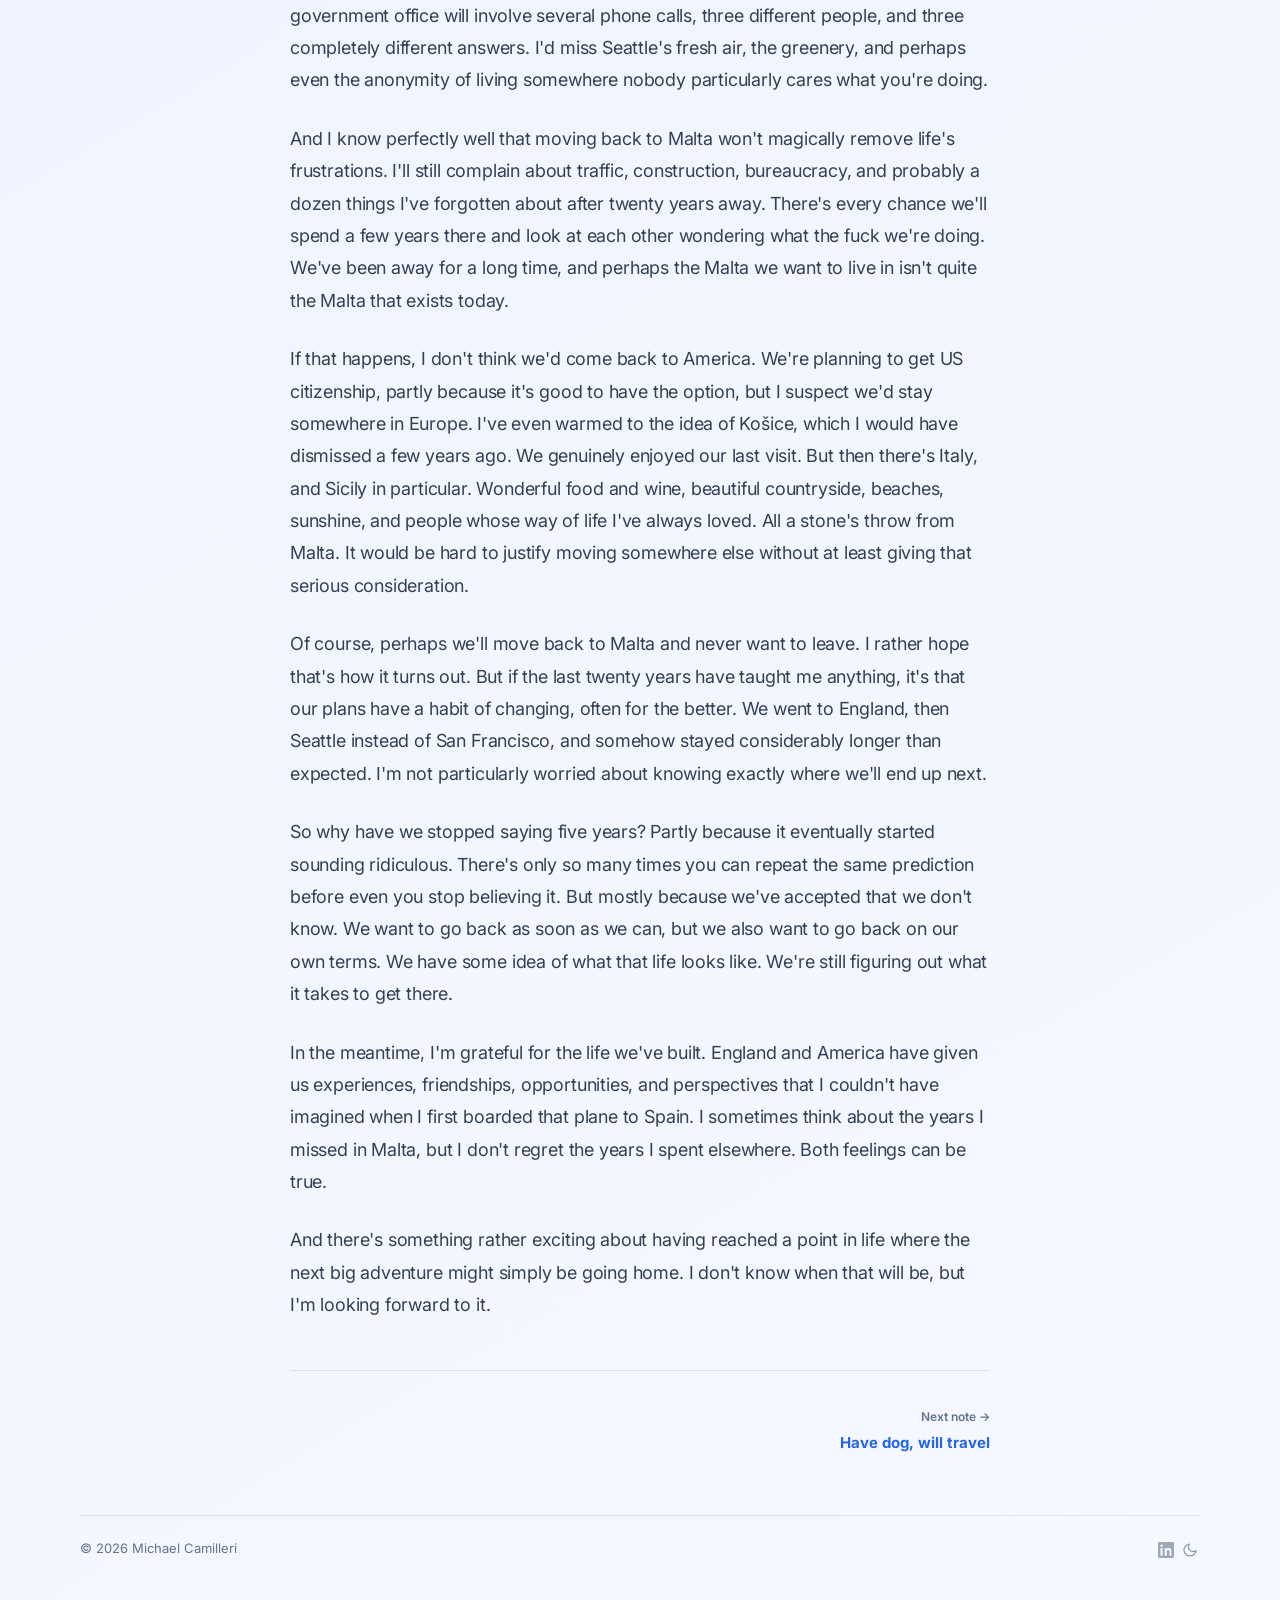
<file: notes/five-more-years/index.html>
<!doctype html>
<html lang="en">
<head>
  <meta charset="utf-8" />
  <meta name="viewport" content="width=device-width, initial-scale=1" />
  <title>Five More Years · Michael Camilleri</title>
  <meta name="description" content="Twenty years abroad, a five-year plan that kept renewing itself, and the idea of eventually going home." />
  <meta name="theme-color" content="#f8fafc" media="(prefers-color-scheme: light)" />
  <meta name="theme-color" content="#0c0f1a" media="(prefers-color-scheme: dark)" />
  <script>const t=localStorage.getItem('theme');const sys=window.matchMedia('(prefers-color-scheme:dark)').matches;if(t==='dark'||(t===null&&sys))document.documentElement.setAttribute('data-theme','dark');</script>
  <link rel="icon" href="../../favicon.svg" type="image/svg+xml" />
  <link rel="shortcut icon" href="../../favicon.svg" type="image/svg+xml" />
  <meta property="og:title" content="Five More Years" />
  <meta property="og:description" content="Twenty years abroad, a five-year plan that kept renewing itself, and the idea of eventually going home." />
  <meta property="og:type" content="article" />
  <meta property="og:url" content="https://michaelcamilleri.net/notes/five-more-years/" />
  <link rel="preconnect" href="https://fonts.googleapis.com" />
  <link rel="preconnect" href="https://fonts.gstatic.com" crossorigin />
  <link href="https://fonts.googleapis.com/css2?family=Inter:wght@400;500;600;700;800;900&display=swap" rel="stylesheet" />
  <style>
    :root { --bg:#f8fafc; --paper:rgba(255,255,255,.88); --paper-strong:rgba(255,255,255,.96); --ink:#0f172a; --muted:#64748b; --line:rgba(15,23,42,.09); --blue:#2563eb; --blue-deep:#1e3a8a; --coral:#e8614a; --shadow:0 24px 80px rgba(15,23,42,.10); --radius:28px; }
    *{box-sizing:border-box} html{scroll-behavior:smooth}
    body{margin:0;min-height:100vh;font-family:Inter,ui-sans-serif,system-ui,-apple-system,BlinkMacSystemFont,"Segoe UI",sans-serif;color:var(--ink);background:radial-gradient(circle at 15% 18%,rgba(37,99,235,.11),transparent 36rem),linear-gradient(150deg,#fdf9f7 0%,#f0f4ff 60%,#f5f8ff 100%);overflow-x:hidden}
    a{color:inherit;text-decoration:none}
    .page{width:min(1120px,calc(100% - 40px));margin:0 auto;padding:28px 0 48px}
    .nav{display:flex;align-items:center;justify-content:space-between;gap:18px;margin-bottom:48px;animation:rise 700ms ease both}
    .brand{display:inline-flex;align-items:center;gap:12px;letter-spacing:-.04em}
    .brand-name{display:inline-flex;gap:.08em;letter-spacing:-.045em;text-transform:lowercase;text-shadow:0 2px 14px rgba(15,23,42,.16)}
    .brand-word{font-weight:500}.brand-word strong{font-weight:900}
    .brand-word.dark{color:var(--blue-deep)}.brand-word.light{color:var(--blue);margin-left:-.08em}
    .brand-word.light strong{display:inline-block;transform:translateX(-.015em)}
    .mark{width:40px;height:40px;display:flex;align-items:center;justify-content:center;border:1px solid rgba(15,23,42,.12);border-radius:14px;background:var(--paper-strong);box-shadow:0 14px 42px rgba(15,23,42,.08);overflow:hidden}
    .mark-letter{display:inline-block;font-size:20px;line-height:1;font-weight:800;letter-spacing:-.17em;transform:translateX(-1px)}
    .mark-letter.dark{color:var(--blue-deep)}.mark-letter.light{color:var(--blue)}
    .nav-links{display:flex;align-items:center;gap:8px;padding:6px;border:1px solid var(--line);border-radius:999px;background:rgba(255,255,255,.58);backdrop-filter:blur(18px);box-shadow:0 14px 50px rgba(15,23,42,.08)}
    .nav-links a{padding:10px 14px;border-radius:999px;color:#334155;font-size:14px;font-weight:700;transition:background 180ms ease,color 180ms ease,transform 180ms ease}
    .nav-links a:hover{background:#fff;color:var(--ink);transform:translateY(-1px)}
    .nav-links a+a{position:relative}
    .nav-links a+a::before{content:"";position:absolute;left:-5px;top:50%;width:1px;height:18px;transform:translateY(-50%);background:rgba(15,23,42,.10);pointer-events:none;transition:opacity 180ms ease}
    .nav-links a:hover::before{opacity:0}
    .back-link{display:inline-flex;align-items:center;gap:6px;color:var(--muted);font-size:14px;font-weight:600;margin-bottom:40px;transition:color 180ms ease;animation:rise 700ms 60ms ease both}
    .back-link:hover{color:var(--ink)}
    .article{max-width:700px;margin:0 auto;animation:rise 700ms 100ms ease both}
    .article-label{display:inline-flex;align-items:center;gap:8px;margin-bottom:20px;padding:7px 12px;border:1px solid rgba(232,97,74,.2);border-radius:999px;background:rgba(232,97,74,.07);color:var(--coral);font-size:11px;font-weight:800;letter-spacing:.12em;text-transform:uppercase}
    .article h1{margin:0 0 14px;font-size:clamp(32px,5vw,52px);line-height:1.06;letter-spacing:-.06em;color:var(--ink)}
    .article-meta{margin:0 0 40px;padding-bottom:36px;border-bottom:1px solid var(--line);color:var(--muted);font-size:14px;font-weight:500}
    .article-body{font-size:18px;line-height:1.8;color:#334155;letter-spacing:-.01em}
    .article-body p{margin:0 0 26px}
    .article-body p:last-child{margin-bottom:0}
    .article-body h2{margin:44px 0 14px;font-size:22px;font-weight:700;letter-spacing:-.04em;color:var(--ink);line-height:1.2}
    .article-body a{color:var(--blue);text-decoration:underline;text-decoration-color:rgba(37,99,235,.3);text-underline-offset:3px;transition:text-decoration-color 180ms ease}
    .article-body a:hover{text-decoration-color:var(--blue)}
    .footer{display:flex;justify-content:space-between;gap:16px;margin-top:48px;padding-top:24px;border-top:1px solid var(--line);color:#64748b;font-size:13px}
    .footer-right{display:inline-flex;align-items:center;gap:6px}
    .footer-linkedin{display:inline-flex;align-items:center;opacity:.6;transition:opacity 180ms ease}
    .footer-linkedin:hover{opacity:1}
    .theme-toggle{background:none;border:none;padding:2px;color:inherit;cursor:pointer;display:inline-flex;align-items:center;opacity:.7;transition:opacity 180ms ease}
    .theme-toggle:hover{opacity:1}
    .theme-toggle svg{display:block}
    .theme-toggle .icon-sun{display:none}
    @keyframes rise{from{opacity:0;transform:translateY(18px)}to{opacity:1;transform:translateY(0)}}
    @media (prefers-reduced-motion:reduce){*,*::before,*::after{animation-duration:1ms!important;transition-duration:1ms!important}}
    :root[data-theme="dark"]{--paper:rgba(255,255,255,.07);--paper-strong:rgba(255,255,255,.12);--ink:#f1f5f9;--muted:#94a3b8;--line:rgba(255,255,255,.10);--blue:#60a5fa;--blue-deep:#93c5fd;--shadow:0 24px 80px rgba(0,0,0,.5)}
    [data-theme="dark"] body{background:radial-gradient(circle at 15% 18%,rgba(59,130,246,.14),transparent 36rem),linear-gradient(150deg,#0c0f1a 0%,#0f172a 60%,#0c1520 100%)}
    [data-theme="dark"] .nav-links{background:rgba(15,23,42,.7)}
    [data-theme="dark"] .nav-links a{color:#94a3b8}
    [data-theme="dark"] .nav-links a:hover{background:rgba(255,255,255,.08);color:#f1f5f9}
    [data-theme="dark"] .nav-links a+a::before{background:rgba(255,255,255,.10)}
    [data-theme="dark"] .article-label{border-color:rgba(232,97,74,.3);background:rgba(232,97,74,.1)}
    [data-theme="dark"] .article-body{color:#94a3b8}
    [data-theme="dark"] .theme-toggle .icon-sun{display:block}
    [data-theme="dark"] .theme-toggle .icon-moon{display:none}
    @media (max-width:620px){
      .page{width:min(100% - 28px,1120px);padding-top:16px}
      .nav-links{display:none}
      .nav{margin-bottom:28px}
      .article-body{font-size:17px}
      .footer{display:block}
      .footer span:last-child{display:flex;align-items:center;gap:6px;margin-top:8px}
    }
  
    .article-pagination {
      display: grid;
      grid-template-columns: repeat(2, minmax(0, 1fr));
      gap: 20px;
      margin-top: 48px;
      padding-top: 24px;
      border-top: 1px solid var(--line);
    }
    .article-pagination a {
      display: block;
      min-width: 0;
      padding: 14px 0;
      text-decoration: none;
    }
    .article-pagination a.next { grid-column: 2; text-align: right; }
    .article-pagination .direction {
      display: block;
      margin-bottom: 8px;
      color: var(--muted);
      font-size: 12px;
      font-weight: 600;
    }
    .article-pagination strong {
      display: block;
      color: var(--blue);
      font-size: 15px;
      font-weight: 700;
      line-height: 1.45;
    }
    .article-pagination a:hover strong { text-decoration: underline; }
    @media (max-width: 620px) {
      .article-pagination { grid-template-columns: 1fr; gap: 4px; }
      .article-pagination a.next { grid-column: 1; text-align: left; }
    }
  </style>
</head>
<body>
  <main class="page">
    <header class="nav" aria-label="Primary navigation">
      <a class="brand" href="../../" aria-label="Michael Camilleri home">
        <span class="mark" aria-hidden="true"><span class="mark-letter dark">m</span><span class="mark-letter light">c</span></span>
        <span class="brand-name"><span class="brand-word dark"><strong>m</strong>ichael</span><span class="brand-word light"><strong>c</strong>amilleri</span></span>
      </a>
      <nav class="nav-links" aria-label="Page sections">
        <a href="../../#projects">Projects</a>
        <a href="/notes/">Notes</a>
        <a href="../../#contact">Contact</a>
      </nav>
    </header>

    <a href="/notes/" class="back-link">← Notes</a>

    <article class="article">
      <div style="display:flex;flex-wrap:wrap;gap:8px;margin-bottom:20px">
        <div class="article-label" style="margin-bottom:0">Life abroad</div>
        <div class="article-label" style="margin-bottom:0">Personal</div>
      </div>
      <h1>Five More Years</h1>
      <p class="article-meta">November 2026</p>

      <div class="article-body">
        <p>I left Malta almost twenty years ago, when I was 23 or 24. Looking back, I'm not sure I fully understood why I wanted to leave. Malta is tiny, and I suppose I wanted to see a bit more of the world, although at the time my experience of the world was rather limited. My first trip outside Malta was a day trip to Sicily in my early twenties. A year later, I boarded my first aeroplane, on a trip to Spain with my brother. Not exactly a seasoned traveller.</p>

        <p>There were academic ambitions too. I'd spent two years studying electrical engineering before deciding it wasn't for me and switching to computing. That turned out to be a very good decision. I did well at university, partly because I was a little older and more mature the second time around, and partly because I had a lecturer who genuinely believed in me. He eventually became one of my closest friends. I wanted to do a master's degree and perhaps eventually a PhD. I wasn't particularly concerned with where that would take me. I just knew I wanted to do more.</p>

        <p>America was barely even a dream back then, although I had family in the San Francisco Bay Area, so the thought occasionally crossed my mind. I ended up in England, where I spent six years before moving to Seattle. By then, I'd grown tired of London and was ready for something different. If Seattle hadn't worked out, we'd have gone somewhere else. Vienna, perhaps. Or Bangkok, of all places. I was actually interviewing with a travel company there, and they'd offered to fly me over to meet the team. I never went.</p>

        <p>America had always held a certain fascination for me. The promised land, perhaps, or at least somewhere that seemed full of possibilities. The original plan was actually to settle in San Francisco. Seattle was supposed to be a convenient first stop, since transferring here with Expedia was relatively straightforward. But we built a life in Seattle. We made friends, established careers, and eventually realised we didn't particularly fancy starting from scratch in another city. So we stayed.</p>

        <p>When we moved to America, we planned to stay for five years. We'd already spent six years away from family and friends in the UK, and didn't want to stay away too much longer, but we also wanted to make the move worthwhile. Five years seemed like a reasonable compromise. Whenever someone asked when we were going back, the answer was always the same. Five years. A few years passed, and it was still five years.</p>

        <p>Then, five years ago, we bought a house in Seattle. I remember telling Frederika that five years after buying the house, we'd definitely be going back. Well, here we are, and we've stopped saying five years.</p>

        <p>I remember talking to my brother when I was about 35. I told him we were planning to return to Malta in five years. "Shit, you'd be 40," he said. I hadn't really thought about it like that. I'm 43 now.</p>

        <p>There's something strange about leaving home in your early twenties. In your mind, the people and places you leave behind seem to stay more or less as they were. My parents were in their fifties when I left. They're in their seventies now. My friends were teenagers or barely into their twenties. Now they're in their forties, and most have children of their own.</p>

        <p>Of course, I know life doesn't stop just because I'm somewhere else. We've kept in touch, visited, celebrated things together when we could. But there's a difference between visiting someone's life and being part of its ordinary routine. I've missed birthdays, dinners, spontaneous coffees, and countless completely unremarkable afternoons. The sort of things nobody thinks much about at the time, but which collectively make up a life.</p>

        <p>I sometimes wonder what mine would have looked like if I'd stayed. Would I have pursued the same career? Would I have been happier? Would I have become a different person? Perhaps. But I suspect I'd still be largely the same person, just with a different collection of experiences and stories. And I wouldn't change what I've done. Not for a moment.</p>

        <p>A rather amusing realisation I had recently is that I'm not entirely sure I speak either of my languages properly anymore. I've spent almost twenty years living in English-speaking countries. My English is fluent, but I still have an accent, and there are times when my vocabulary or grammar reminds me that it's not my native language. Meanwhile, I left Malta at 23 or 24, and sometimes I wonder whether my Maltese is still that of a 24-year-old. Perhaps I'm linguistically stuck somewhere in my twenties, while the rest of me has stubbornly continued ageing.</p>

        <p>In reality, I think quite comfortably in both languages. But it's an odd feeling, having spent so much of your adult life away from the place where you grew up. And Malta itself has changed enormously. Whenever I visit, it immediately feels like home. I've never felt like a tourist there. But it's not quite the Malta I remember.</p>

        <p>It's busier, more crowded, and, in some ways, less Maltese. You can barely order a fucking pastizz in Maltese anymore. The construction is relentless, with cranes everywhere you look. Towns I remember have been transformed, and much of the little countryside we had seems to have disappeared under concrete. The politics still drive me mad. And yet, plenty has improved too. There are better restaurants, nicer bars, and considerably more interesting places to spend an evening.</p>

        <p>Admittedly, I also have a little more money to enjoy them these days. When I lived in Malta, I sometimes put just enough petrol in the car to make it through the rest of the week, if I was lucky. Perhaps that changes your appreciation of a nice restaurant.</p>

        <p>Frederika has a similar story, although hers took a rather different turn. She left Slovakia shortly after graduating in mechanical engineering, just as the 2008 financial crisis was making it a particularly unfortunate time to be looking for work. She found a job as a cashier at Zara. From there, through determination and hard work, she gradually built an entirely different career. Today she works in financial leadership, and she genuinely loves what she does. She loves accounting. She'll happily talk about it for hours. I don't think I've ever heard her talk about mechanical engineering with quite the same enthusiasm.</p>

        <p>Interestingly, she'd studied accounting before switching to engineering. Somehow, after travelling abroad and taking an unexpected detour through retail, she found her way back to it. But I sometimes wonder what would have happened if she'd stayed in Slovakia and found a job as an engineer. Perhaps she'd have loved that too. When she first moved abroad, her English might not have been good enough to talk about engineering in any great depth. By the time it was, she'd been away from the subject for years. Perhaps that's why I've never heard her talk about engineering the way she talks about finance. Or perhaps she'd have ended up in finance regardless.</p>

        <p>We'll never know, and that's something I've come to appreciate about the choices we make. We only get to live one version of our lives. We can imagine the alternatives, but we can't really know what they would have been like. I'm quite happy with the version we've lived.</p>

        <p>For a long time, returning to Malta was just something we'd do in five years. Now, strangely enough, I'm more certain than ever that I want to go back, but less certain about when. The problem is that I don't particularly want to return to Malta to work a conventional nine-to-five job. I don't mean that in any superior or dismissive way. It's simply that after spending twenty years building careers abroad, and missing so much time with family and friends, I'd like the next chapter to be a little different.</p>

        <p>I'd like to have enough financial independence to decide how I spend my days. And the funny thing is, I don't even know exactly what financial independence means for us yet. I don't necessarily want to retire. I enjoy building software, and I doubt I'll ever stop coming up with ideas for things that probably don't need to exist. I'd just like to work on them because I want to, rather than because I have to.</p>

        <p>When I imagine an ordinary Wednesday in Malta, it's not particularly extravagant. Maybe I'd start the morning with a coffee at a local café, or meet my parents in the piazza in Mosta. Later, I'd check on an Airbnb rental because some guests are arriving at four. Perhaps I'd meet an old friend for lunch during their break from work. In the afternoon, I'd finish writing my sixth email to Apple, trying to convince them to approve my FieldEric app for the App Store. Some things, apparently, will never be easy.</p>

        <p>Then a beer with Frederika somewhere overlooking the sea, discussing our next trip to Slovakia. Maybe dinner at home in the garden, a nice bottle of Maltese wine, and family around the table. That's about it. Not exactly the lifestyle of the rich and famous, but it sounds rather wonderful to me.</p>

        <p>Of course, there are things I'd miss about Seattle. Amazon deliveries, for starters. Seriously, the convenience of life here is difficult to overstate. So many things just work. In Malta, there's a good chance that sorting out something with a bank or government office will involve several phone calls, three different people, and three completely different answers. I'd miss Seattle's fresh air, the greenery, and perhaps even the anonymity of living somewhere nobody particularly cares what you're doing.</p>

        <p>And I know perfectly well that moving back to Malta won't magically remove life's frustrations. I'll still complain about traffic, construction, bureaucracy, and probably a dozen things I've forgotten about after twenty years away. There's every chance we'll spend a few years there and look at each other wondering what the fuck we're doing. We've been away for a long time, and perhaps the Malta we want to live in isn't quite the Malta that exists today.</p>

        <p>If that happens, I don't think we'd come back to America. We're planning to get US citizenship, partly because it's good to have the option, but I suspect we'd stay somewhere in Europe. I've even warmed to the idea of Košice, which I would have dismissed a few years ago. We genuinely enjoyed our last visit. But then there's Italy, and Sicily in particular. Wonderful food and wine, beautiful countryside, beaches, sunshine, and people whose way of life I've always loved. All a stone's throw from Malta. It would be hard to justify moving somewhere else without at least giving that serious consideration.</p>

        <p>Of course, perhaps we'll move back to Malta and never want to leave. I rather hope that's how it turns out. But if the last twenty years have taught me anything, it's that our plans have a habit of changing, often for the better. We went to England, then Seattle instead of San Francisco, and somehow stayed considerably longer than expected. I'm not particularly worried about knowing exactly where we'll end up next.</p>

        <p>So why have we stopped saying five years? Partly because it eventually started sounding ridiculous. There's only so many times you can repeat the same prediction before even you stop believing it. But mostly because we've accepted that we don't know. We want to go back as soon as we can, but we also want to go back on our own terms. We have some idea of what that life looks like. We're still figuring out what it takes to get there.</p>

        <p>In the meantime, I'm grateful for the life we've built. England and America have given us experiences, friendships, opportunities, and perspectives that I couldn't have imagined when I first boarded that plane to Spain. I sometimes think about the years I missed in Malta, but I don't regret the years I spent elsewhere. Both feelings can be true.</p>

        <p>And there's something rather exciting about having reached a point in life where the next big adventure might simply be going home. I don't know when that will be, but I'm looking forward to it.</p>
      </div>
      <nav class="article-pagination" aria-label="Previous and next notes">
        <a class="next" rel="next" href="/notes/have-dog-will-travel/">
          <span class="direction">Next note →</span>
          <strong>Have dog, will travel</strong>
        </a>
      </nav>    </article>

    <footer class="footer">
      <span>© 2026 Michael Camilleri</span>
      <span class="footer-right">
        <a href="https://www.linkedin.com/in/mcamilleri" target="_blank" rel="noopener noreferrer" aria-label="LinkedIn" class="footer-linkedin">
          <svg viewBox="0 0 24 24" width="16" height="16" fill="currentColor" aria-hidden="true">
            <path d="M20.447 20.452H17.21v-5.569c0-1.328-.027-3.037-1.852-3.037-1.853 0-2.136 1.445-2.136 2.939v5.667H9.984V9h3.105v1.561h.044c.432-.82 1.49-1.684 3.066-1.684 3.279 0 3.884 2.158 3.884 4.966v6.609zM5.337 7.433a1.8 1.8 0 1 1 0-3.6 1.8 1.8 0 0 1 0 3.6zm1.554 13.019H3.782V9h3.109v11.452zM22.225 0H1.771C.792 0 0 .774 0 1.729v20.542C0 23.227.792 24 1.771 24h20.451C23.2 24 24 23.227 24 22.271V1.729C24 .774 23.2 0 22.222 0h.003z"/>
          </svg>
        </a>
        <button type="button" class="theme-toggle" id="themeToggle" aria-label="Switch to dark mode">
          <svg class="icon-moon" viewBox="0 0 24 24" width="16" height="16" fill="none" stroke="currentColor" stroke-width="1.8" stroke-linecap="round" stroke-linejoin="round" aria-hidden="true">
            <path d="M21 12.79A9 9 0 1 1 11.21 3 7 7 0 0 0 21 12.79z"/>
          </svg>
          <svg class="icon-sun" viewBox="0 0 24 24" width="16" height="16" fill="none" stroke="currentColor" stroke-width="1.8" stroke-linecap="round" stroke-linejoin="round" aria-hidden="true">
            <circle cx="12" cy="12" r="4"/>
            <path d="M12 2v2M12 20v2M4.93 4.93l1.41 1.41M17.66 17.66l1.41 1.41M2 12h2M20 12h2M4.93 19.07l1.41-1.41M17.66 6.34l1.41-1.41"/>
          </svg>
        </button>
      </span>
    </footer>
  </main>
  <script>
    const themeToggle = document.getElementById('themeToggle');
    if (themeToggle) {
      const html = document.documentElement;
      const updateLabel = () => {
        const isDark = html.getAttribute('data-theme') === 'dark';
        themeToggle.setAttribute('aria-label', isDark ? 'Switch to light mode' : 'Switch to dark mode');
      };
      updateLabel();
      themeToggle.addEventListener('click', () => {
        const isDark = html.getAttribute('data-theme') === 'dark';
        if (isDark) { html.removeAttribute('data-theme'); localStorage.setItem('theme', 'light'); }
        else { html.setAttribute('data-theme', 'dark'); localStorage.setItem('theme', 'dark'); }
        updateLabel();
      });
    }
  </script>
</body>
</html>
</file>
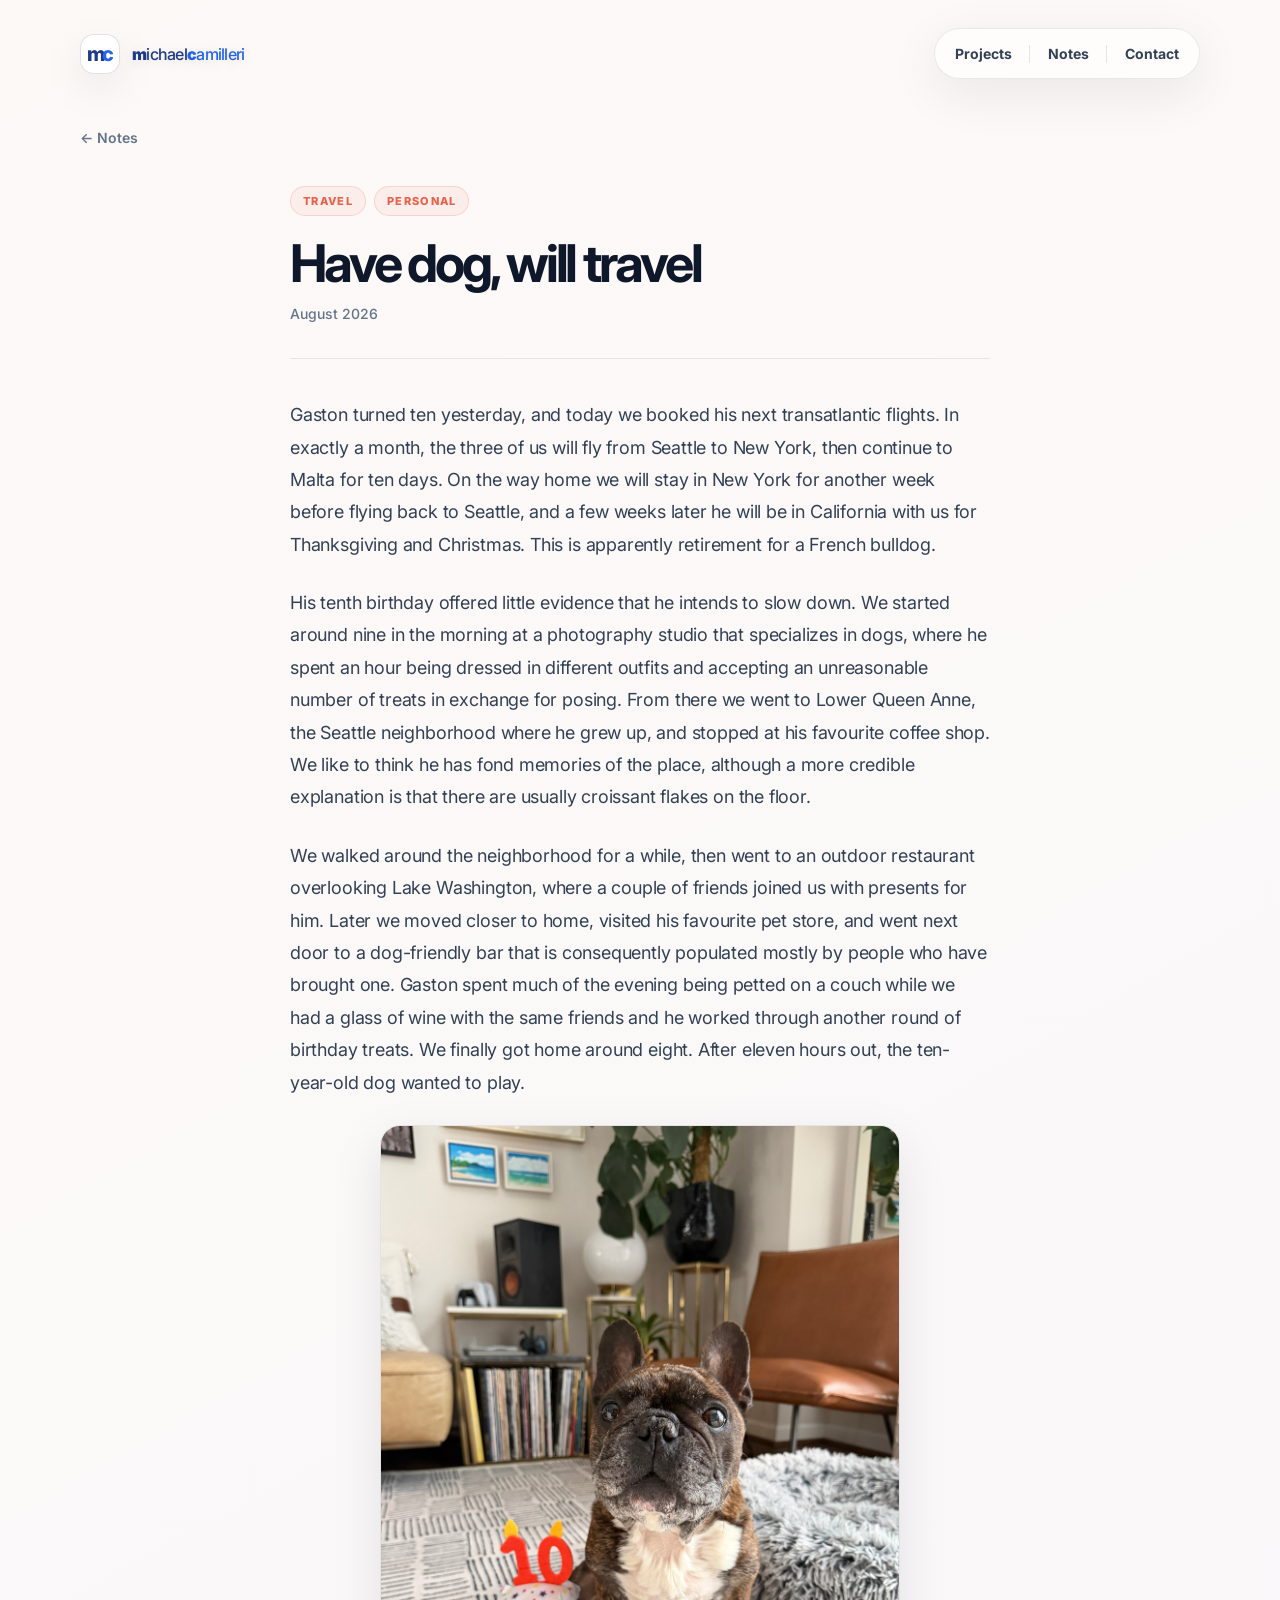
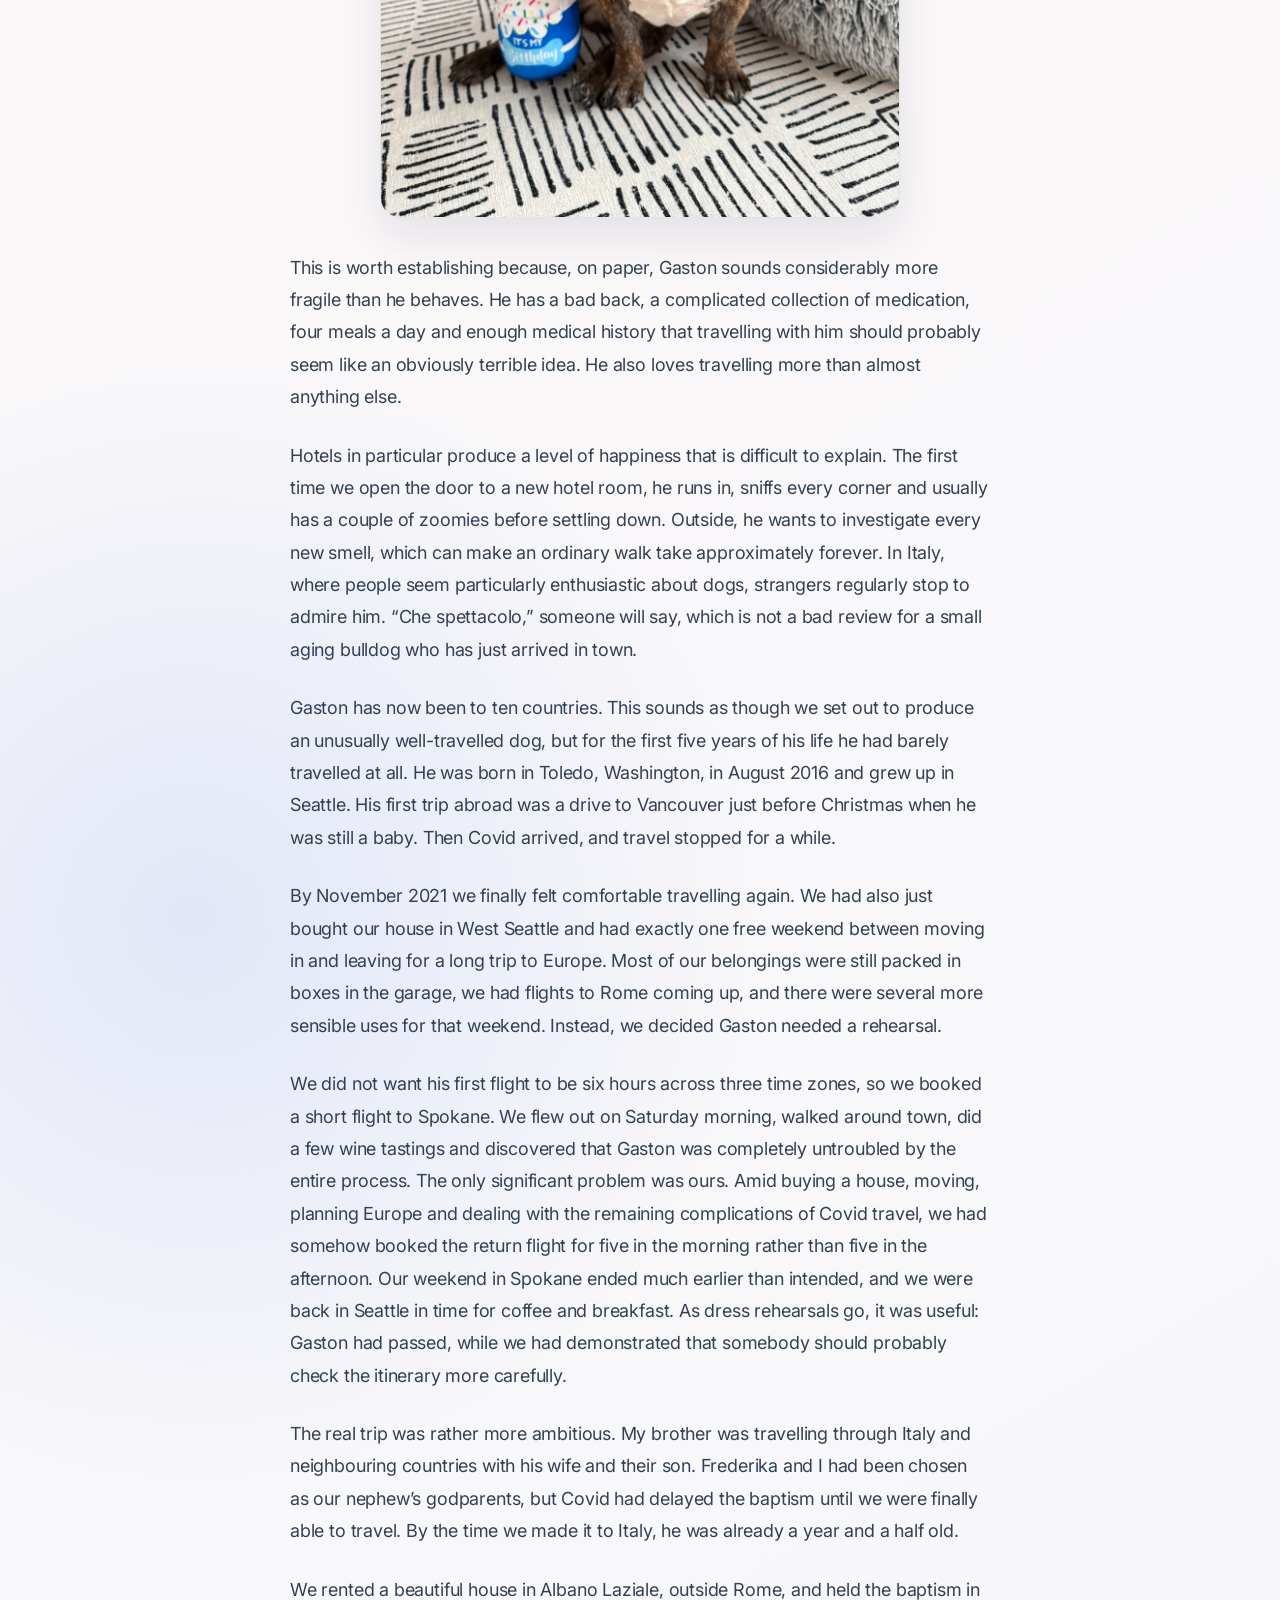
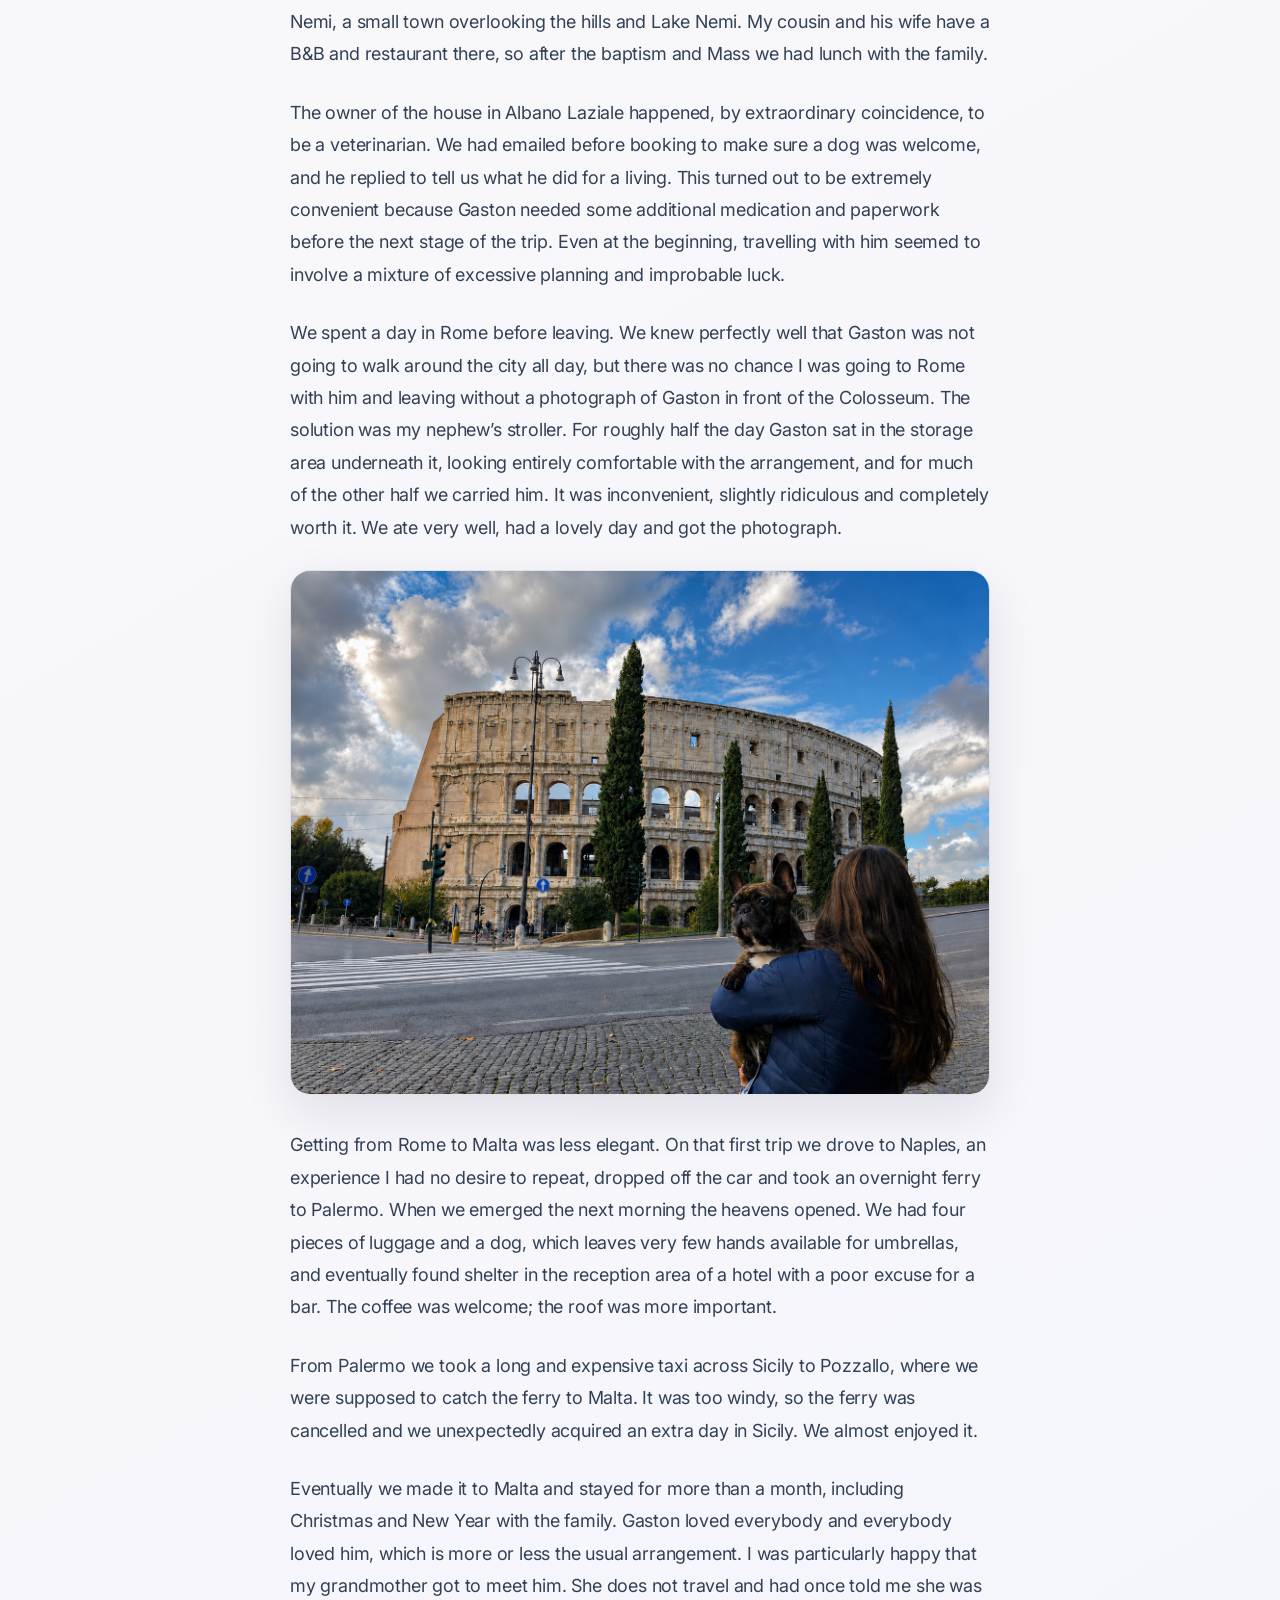
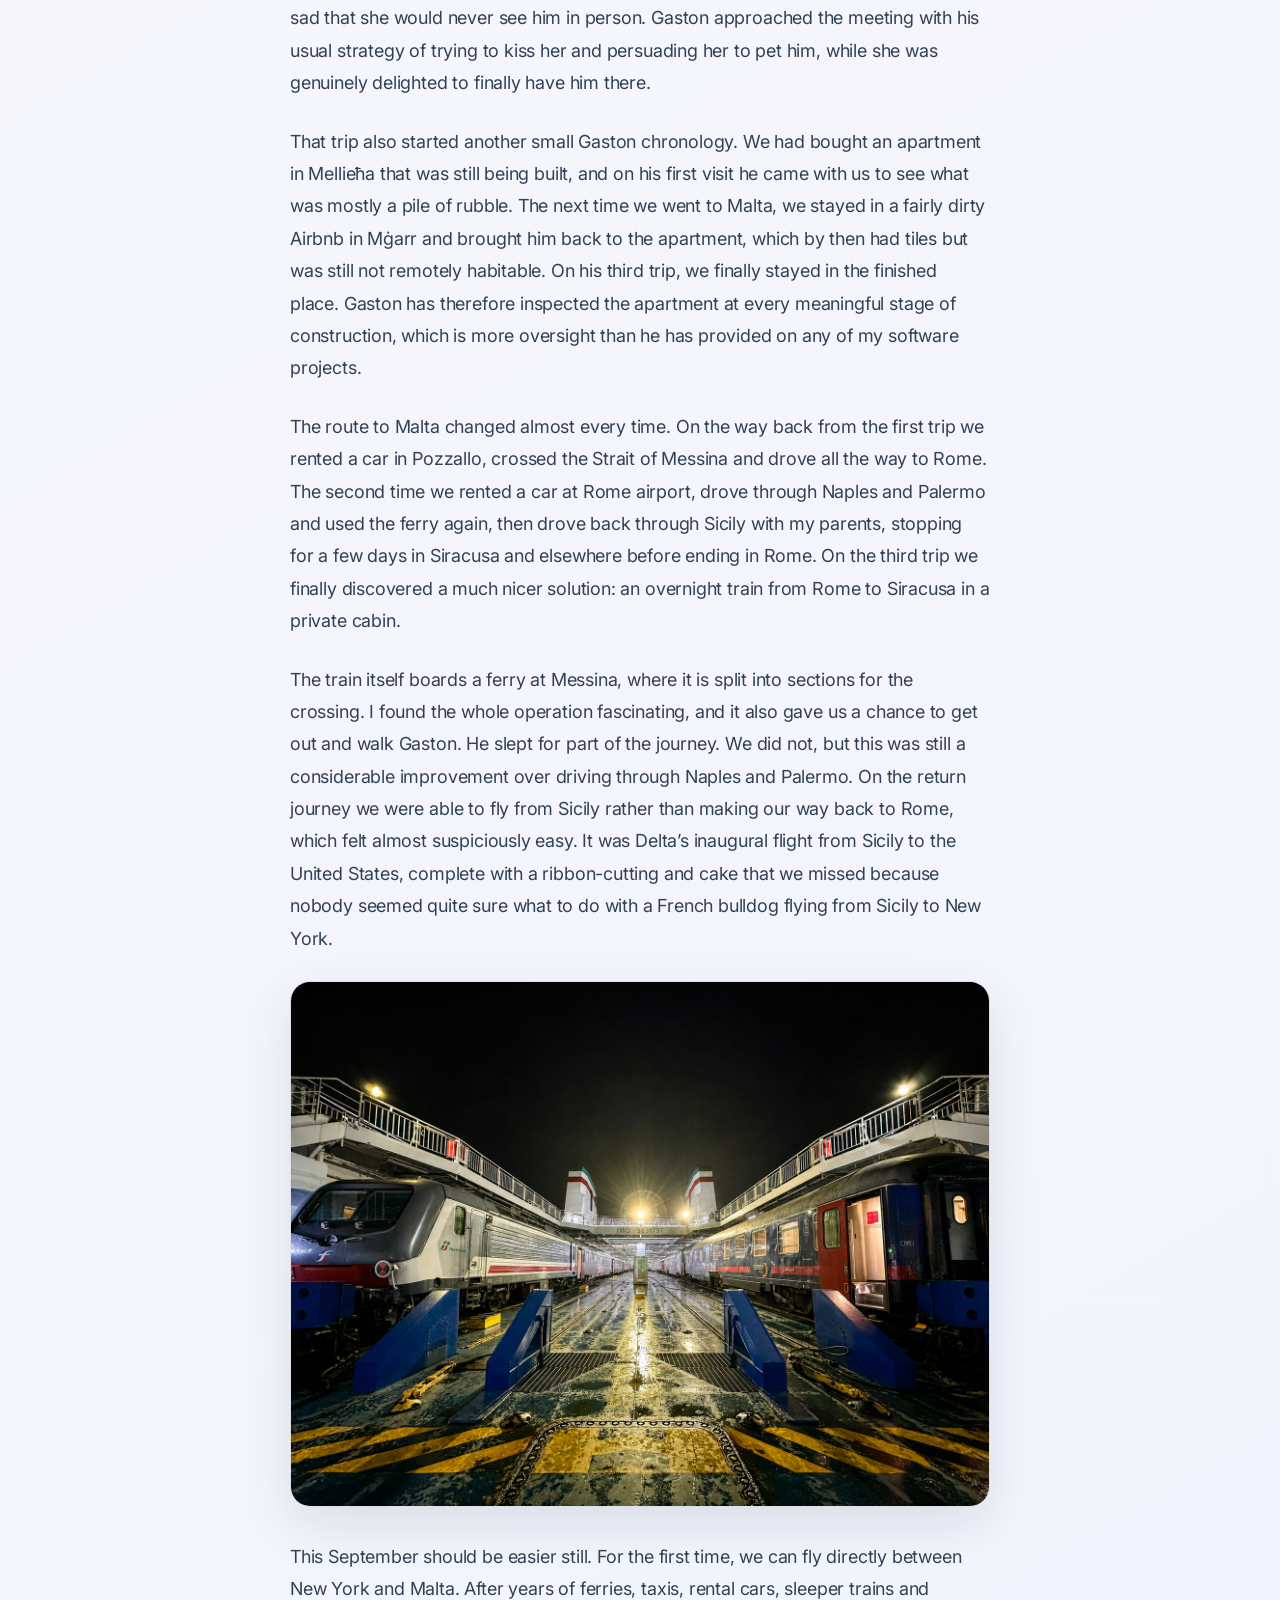
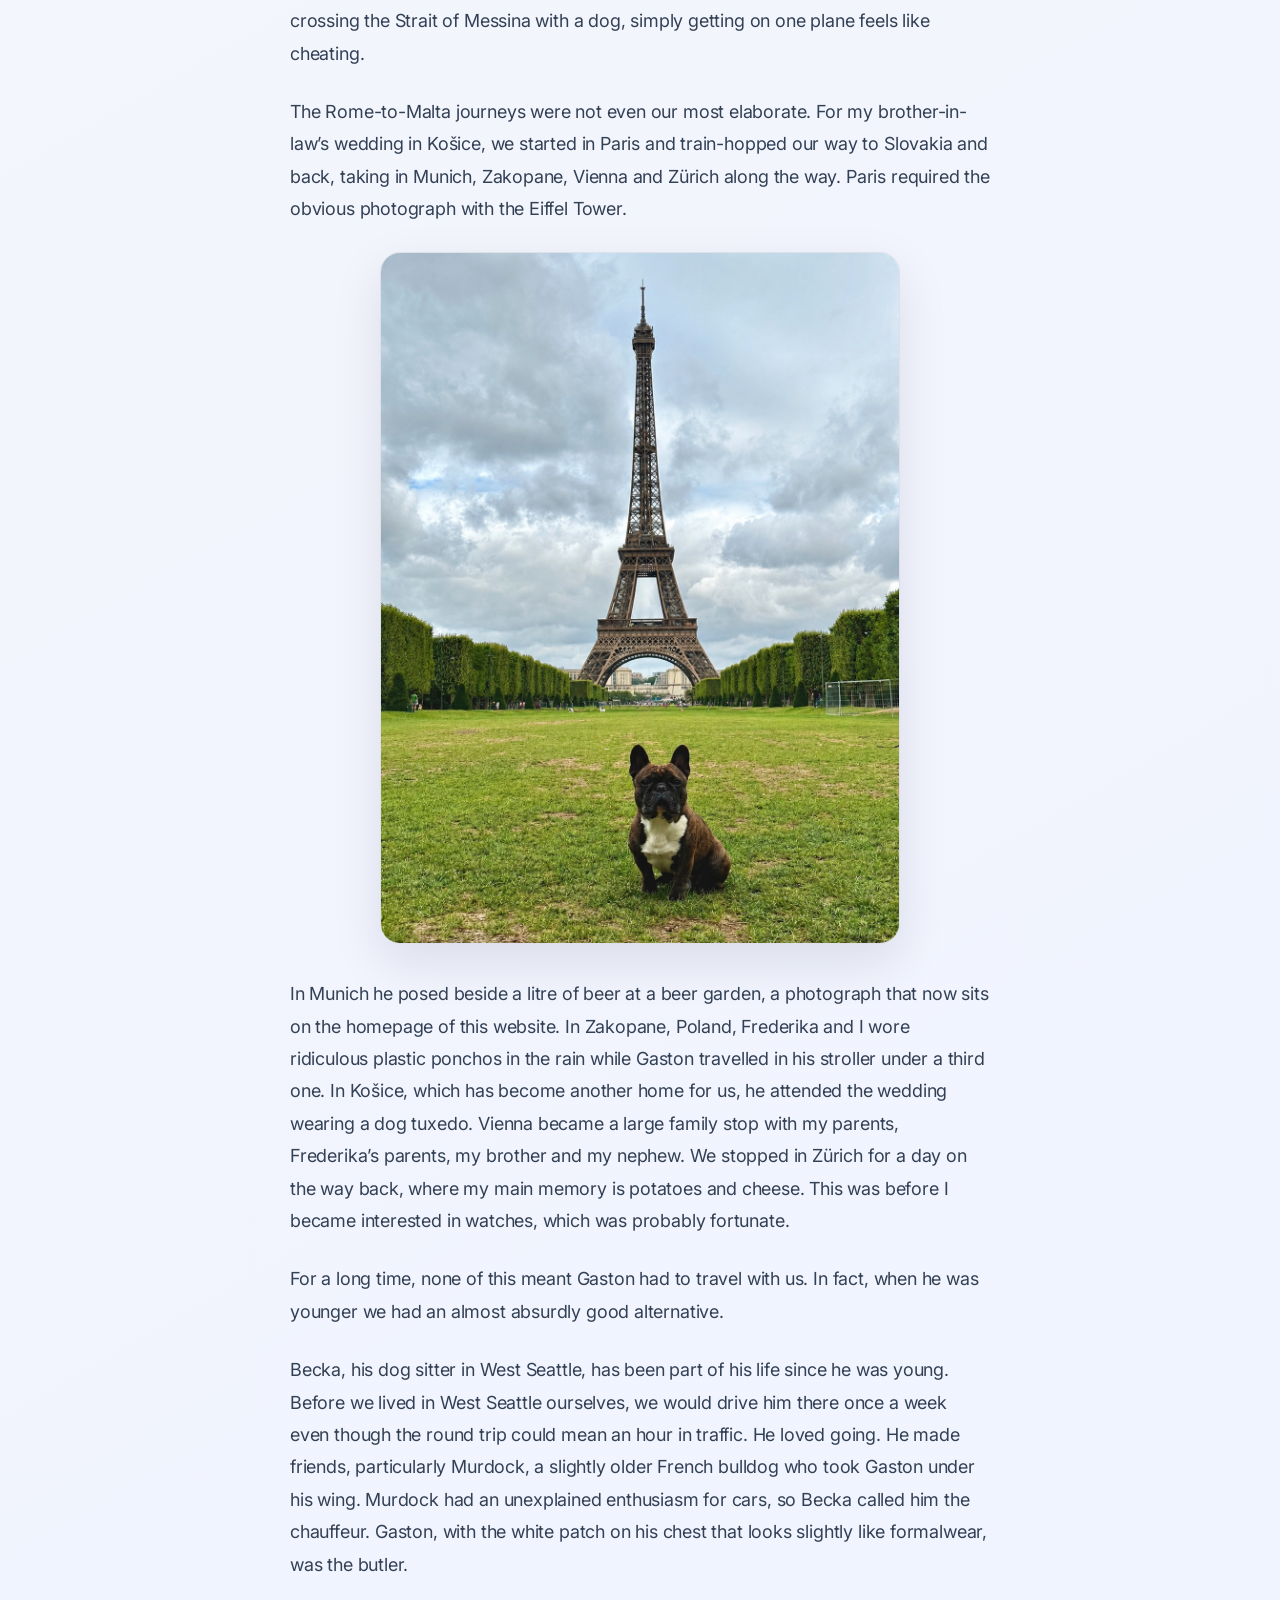
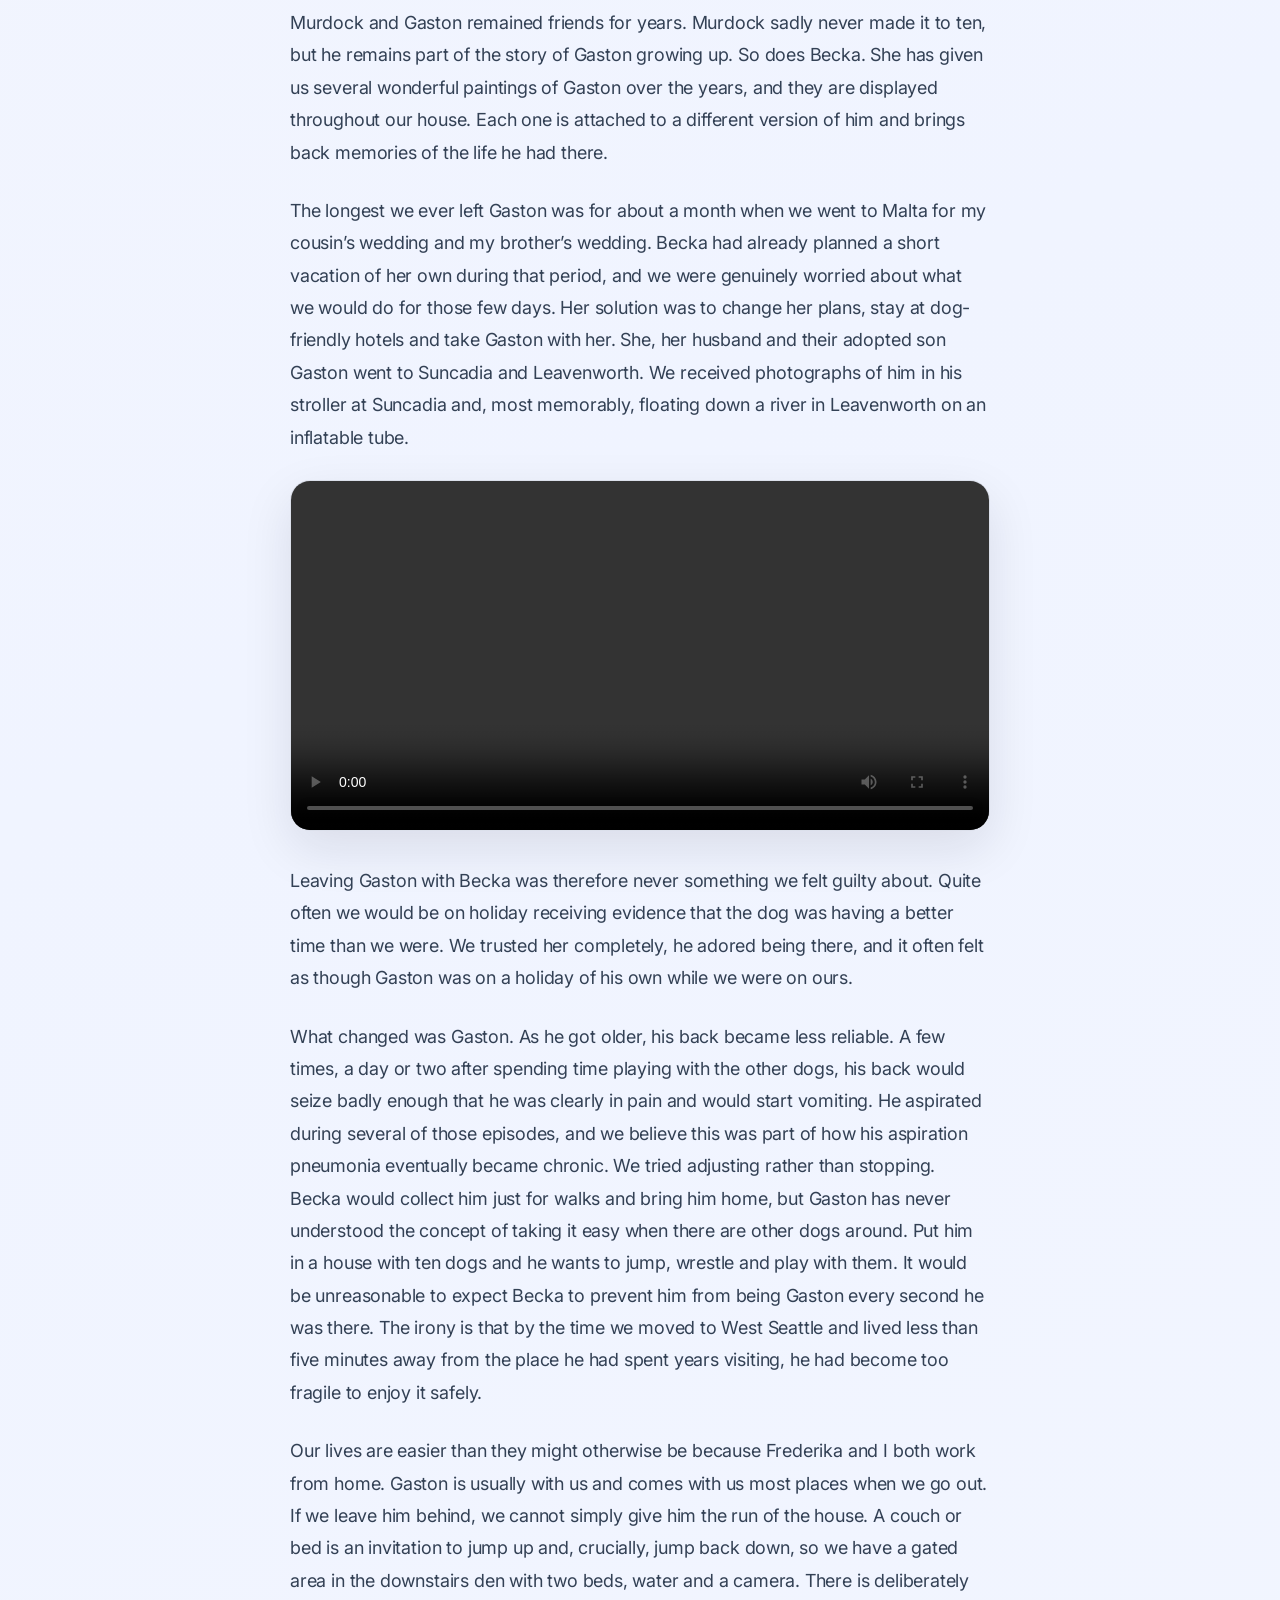
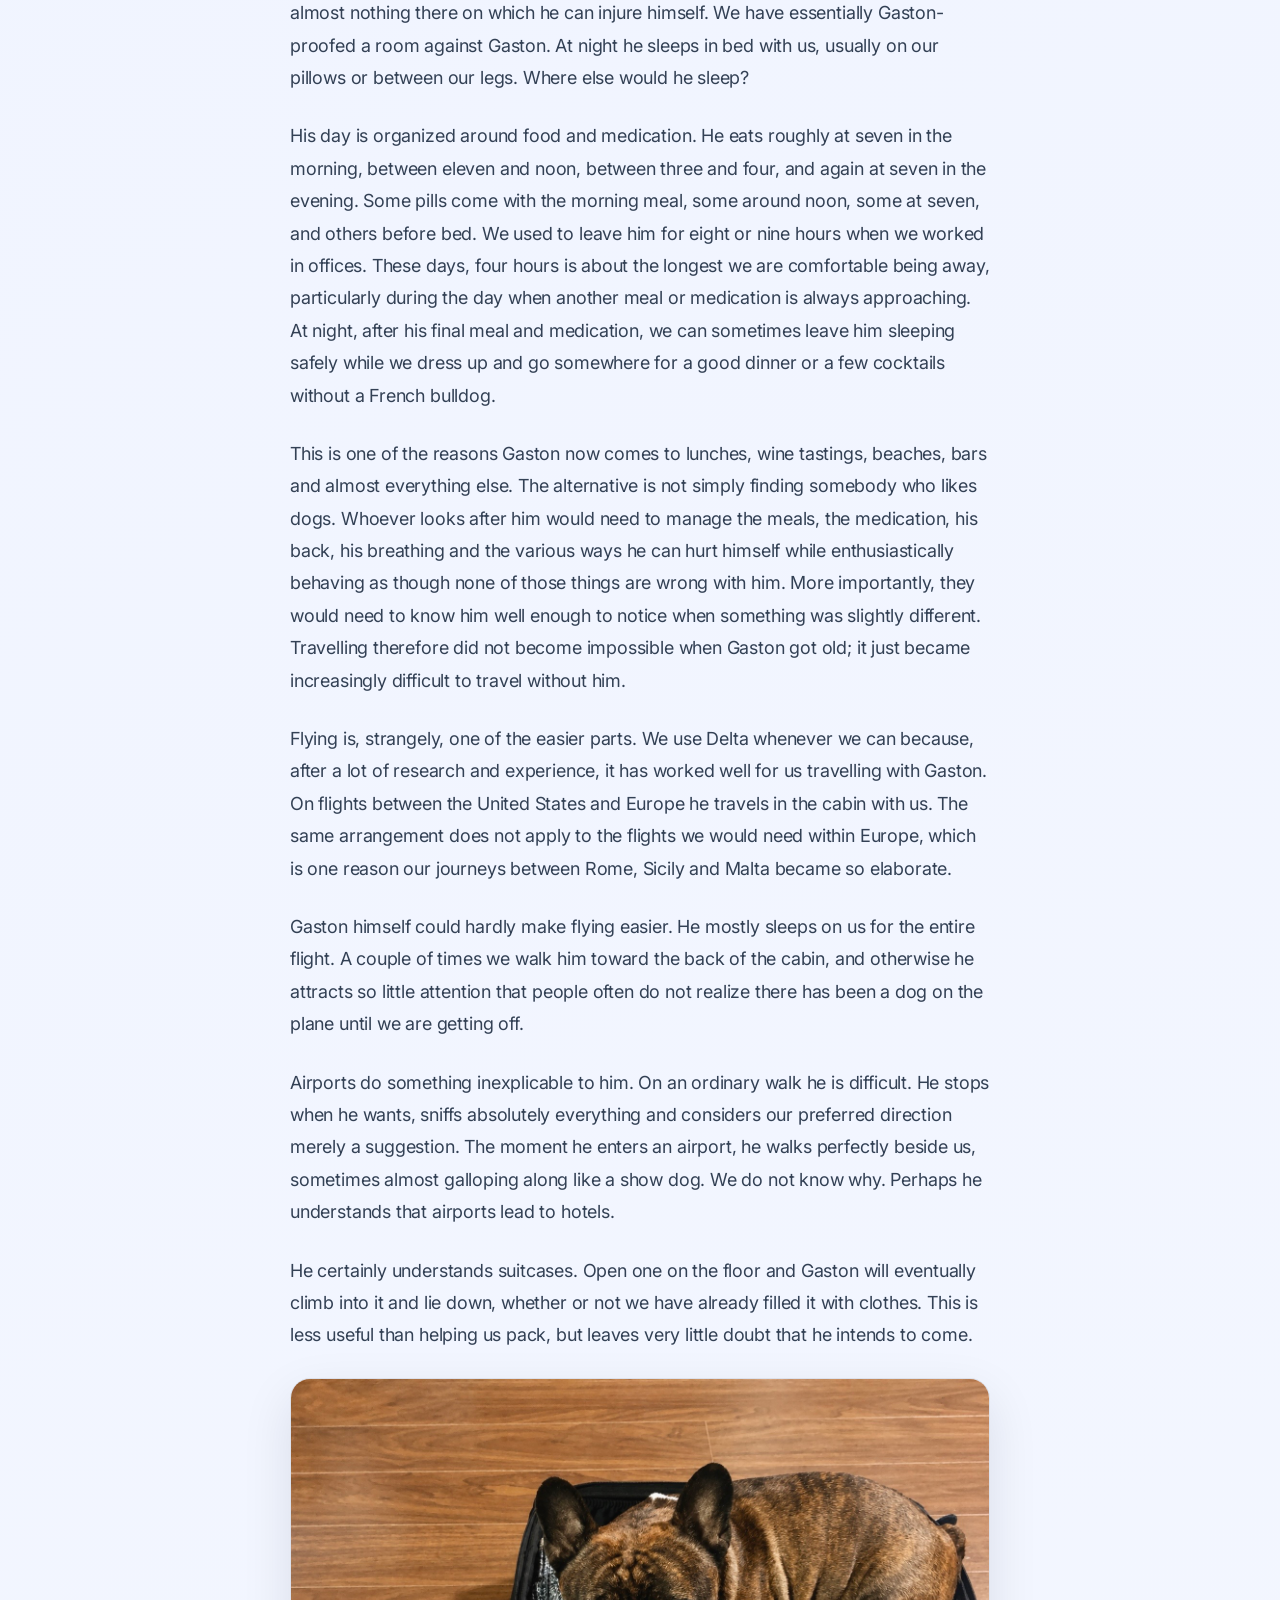
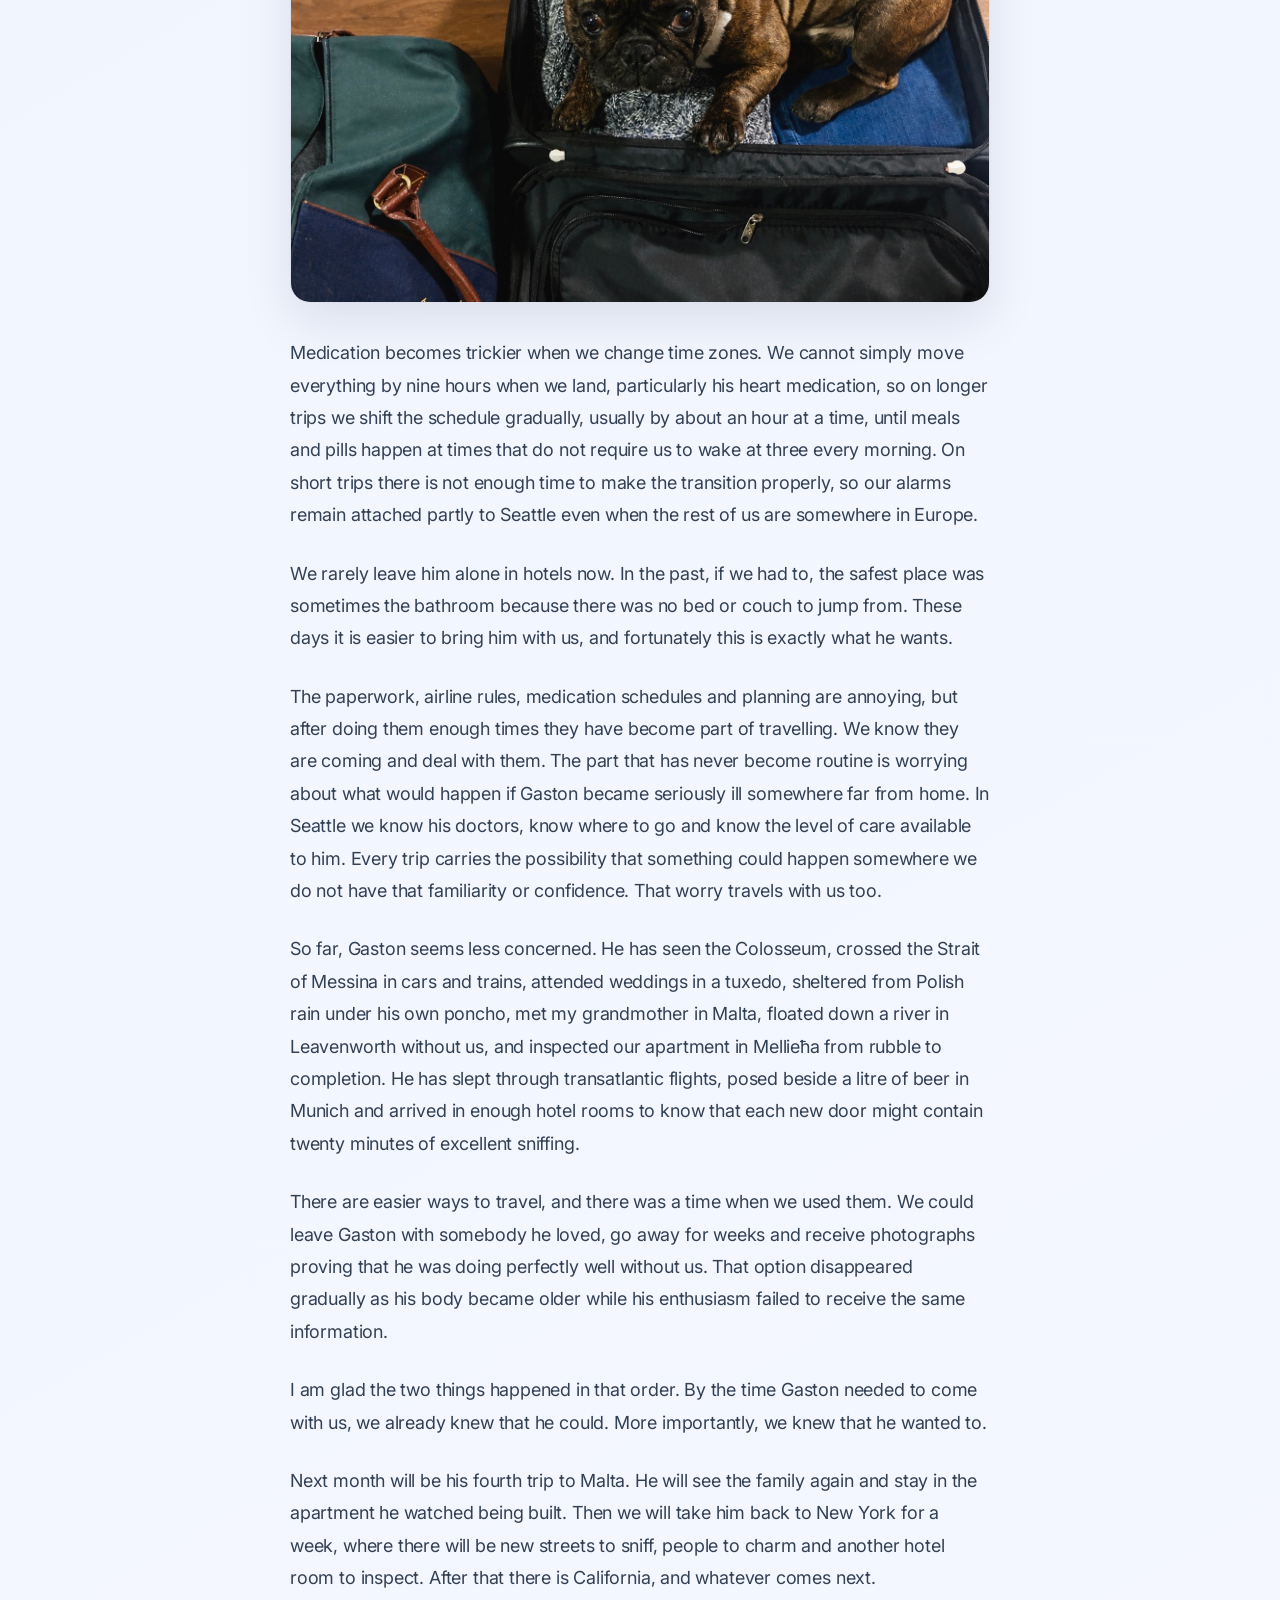
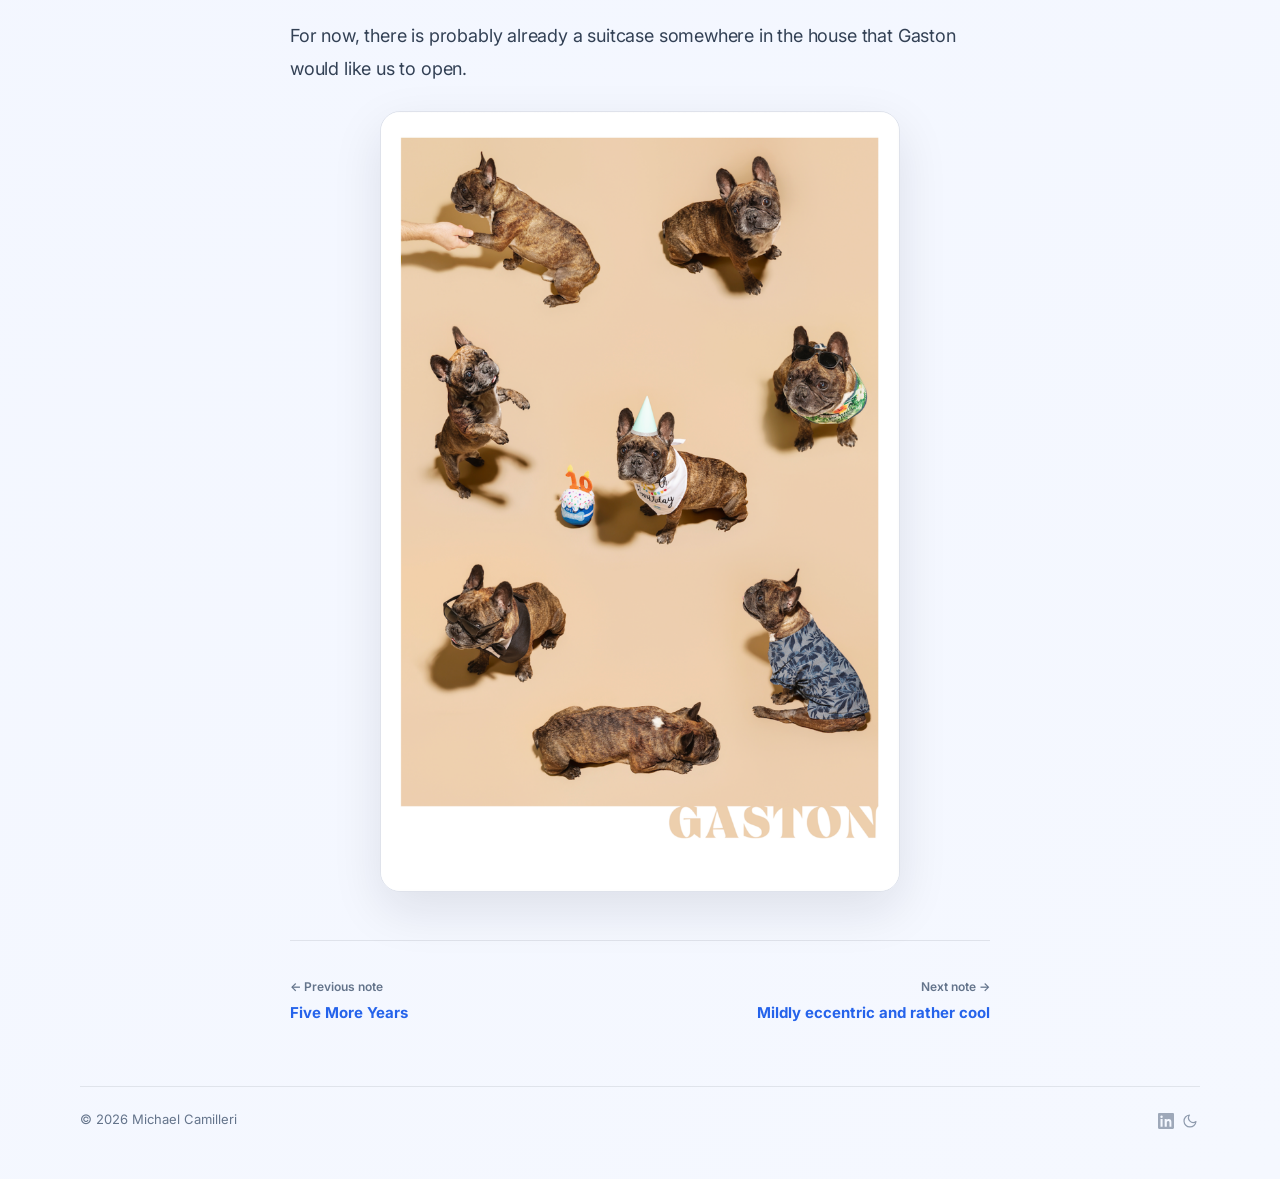
<file: notes/have-dog-will-travel/index.html>
<!doctype html>
<html lang="en">
<head>
  <meta charset="utf-8" />
  <meta name="viewport" content="width=device-width, initial-scale=1" />
  <title>Have dog, will travel · Michael Camilleri</title>
  <meta name="description" content="Ten years, ten countries, and an unreasonable amount of luggage." />
  <meta name="theme-color" content="#f8fafc" media="(prefers-color-scheme: light)" />
  <meta name="theme-color" content="#0c0f1a" media="(prefers-color-scheme: dark)" />
  <script>const t=localStorage.getItem('theme');const sys=window.matchMedia('(prefers-color-scheme:dark)').matches;if(t==='dark'||(t===null&&sys))document.documentElement.setAttribute('data-theme','dark');</script>
  <link rel="icon" href="../../favicon.svg" type="image/svg+xml" />
  <link rel="shortcut icon" href="../../favicon.svg" type="image/svg+xml" />
  <meta property="og:title" content="Have dog, will travel" />
  <meta property="og:description" content="Ten years, ten countries, and an unreasonable amount of luggage." />
  <meta property="og:type" content="article" />
  <meta property="og:url" content="https://michaelcamilleri.net/notes/have-dog-will-travel/" />
  <link rel="preconnect" href="https://fonts.googleapis.com" />
  <link rel="preconnect" href="https://fonts.gstatic.com" crossorigin />
  <link href="https://fonts.googleapis.com/css2?family=Inter:wght@400;500;600;700;800;900&display=swap" rel="stylesheet" />
  <style>
    :root { --bg:#f8fafc; --paper:rgba(255,255,255,.88); --paper-strong:rgba(255,255,255,.96); --ink:#0f172a; --muted:#64748b; --line:rgba(15,23,42,.09); --blue:#2563eb; --blue-deep:#1e3a8a; --coral:#e8614a; --shadow:0 24px 80px rgba(15,23,42,.10); --radius:28px; }
    *{box-sizing:border-box} html{scroll-behavior:smooth}
    body{margin:0;min-height:100vh;font-family:Inter,ui-sans-serif,system-ui,-apple-system,BlinkMacSystemFont,"Segoe UI",sans-serif;color:var(--ink);background:radial-gradient(circle at 15% 18%,rgba(37,99,235,.11),transparent 36rem),linear-gradient(150deg,#fdf9f7 0%,#f0f4ff 60%,#f5f8ff 100%);overflow-x:hidden}
    a{color:inherit;text-decoration:none}
    .page{width:min(1120px,calc(100% - 40px));margin:0 auto;padding:28px 0 48px}
    .nav{display:flex;align-items:center;justify-content:space-between;gap:18px;margin-bottom:48px;animation:rise 700ms ease both}
    .brand{display:inline-flex;align-items:center;gap:12px;letter-spacing:-.04em}
    .brand-name{display:inline-flex;gap:.08em;letter-spacing:-.045em;text-transform:lowercase;text-shadow:0 2px 14px rgba(15,23,42,.16)}
    .brand-word{font-weight:500}.brand-word strong{font-weight:900}
    .brand-word.dark{color:var(--blue-deep)}.brand-word.light{color:var(--blue);margin-left:-.08em}
    .brand-word.light strong{display:inline-block;transform:translateX(-.015em)}
    .mark{width:40px;height:40px;display:flex;align-items:center;justify-content:center;border:1px solid rgba(15,23,42,.12);border-radius:14px;background:var(--paper-strong);box-shadow:0 14px 42px rgba(15,23,42,.08);overflow:hidden}
    .mark-letter{display:inline-block;font-size:20px;line-height:1;font-weight:800;letter-spacing:-.17em;transform:translateX(-1px)}
    .mark-letter.dark{color:var(--blue-deep)}.mark-letter.light{color:var(--blue)}
    .nav-links{display:flex;align-items:center;gap:8px;padding:6px;border:1px solid var(--line);border-radius:999px;background:rgba(255,255,255,.58);backdrop-filter:blur(18px);box-shadow:0 14px 50px rgba(15,23,42,.08)}
    .nav-links a{padding:10px 14px;border-radius:999px;color:#334155;font-size:14px;font-weight:700;transition:background 180ms ease,color 180ms ease,transform 180ms ease}
    .nav-links a:hover{background:#fff;color:var(--ink);transform:translateY(-1px)}
    .nav-links a+a{position:relative}
    .nav-links a+a::before{content:"";position:absolute;left:-5px;top:50%;width:1px;height:18px;transform:translateY(-50%);background:rgba(15,23,42,.10);pointer-events:none;transition:opacity 180ms ease}
    .nav-links a:hover::before{opacity:0}
    .back-link{display:inline-flex;align-items:center;gap:6px;color:var(--muted);font-size:14px;font-weight:600;margin-bottom:40px;transition:color 180ms ease;animation:rise 700ms 60ms ease both}
    .back-link:hover{color:var(--ink)}
    .article{max-width:700px;margin:0 auto;animation:rise 700ms 100ms ease both}
    .article-label{display:inline-flex;align-items:center;gap:8px;margin-bottom:20px;padding:7px 12px;border:1px solid rgba(232,97,74,.2);border-radius:999px;background:rgba(232,97,74,.07);color:var(--coral);font-size:11px;font-weight:800;letter-spacing:.12em;text-transform:uppercase}
    .article h1{margin:0 0 14px;font-size:clamp(32px,5vw,52px);line-height:1.06;letter-spacing:-.06em;color:var(--ink)}
    .article-meta{margin:0 0 40px;padding-bottom:36px;border-bottom:1px solid var(--line);color:var(--muted);font-size:14px;font-weight:500}
    .article-body{font-size:18px;line-height:1.8;color:#334155;letter-spacing:-.01em}
    .article-body p{margin:0 0 26px}
    .article-body p:last-child{margin-bottom:0}
    .article-body h2{margin:44px 0 14px;font-size:22px;font-weight:700;letter-spacing:-.04em;color:var(--ink);line-height:1.2}
    .article-body a{color:var(--blue);text-decoration:underline;text-decoration-color:rgba(37,99,235,.3);text-underline-offset:3px;transition:text-decoration-color 180ms ease}
    .article-body a:hover{text-decoration-color:var(--blue)}
    .article-photo{margin:10px 0 34px}
    .article-photo img,.article-photo video{display:block;width:100%;height:auto;border:1px solid var(--line);border-radius:20px;box-shadow:0 18px 50px rgba(15,23,42,.10)}
    .article-photo.portrait{max-width:520px;margin-left:auto;margin-right:auto}
    .footer{display:flex;justify-content:space-between;gap:16px;margin-top:48px;padding-top:24px;border-top:1px solid var(--line);color:#64748b;font-size:13px}
    .footer-right{display:inline-flex;align-items:center;gap:6px}
    .footer-linkedin{display:inline-flex;align-items:center;opacity:.6;transition:opacity 180ms ease}
    .footer-linkedin:hover{opacity:1}
    .theme-toggle{background:none;border:none;padding:2px;color:inherit;cursor:pointer;display:inline-flex;align-items:center;opacity:.7;transition:opacity 180ms ease}
    .theme-toggle:hover{opacity:1}
    .theme-toggle svg{display:block}
    .theme-toggle .icon-sun{display:none}
    @keyframes rise{from{opacity:0;transform:translateY(18px)}to{opacity:1;transform:translateY(0)}}
    @media (prefers-reduced-motion:reduce){*,*::before,*::after{animation-duration:1ms!important;transition-duration:1ms!important}}
    :root[data-theme="dark"]{--paper:rgba(255,255,255,.07);--paper-strong:rgba(255,255,255,.12);--ink:#f1f5f9;--muted:#94a3b8;--line:rgba(255,255,255,.10);--blue:#60a5fa;--blue-deep:#93c5fd;--shadow:0 24px 80px rgba(0,0,0,.5)}
    [data-theme="dark"] body{background:radial-gradient(circle at 15% 18%,rgba(59,130,246,.14),transparent 36rem),linear-gradient(150deg,#0c0f1a 0%,#0f172a 60%,#0c1520 100%)}
    [data-theme="dark"] .nav-links{background:rgba(15,23,42,.7)}
    [data-theme="dark"] .nav-links a{color:#94a3b8}
    [data-theme="dark"] .nav-links a:hover{background:rgba(255,255,255,.08);color:#f1f5f9}
    [data-theme="dark"] .nav-links a+a::before{background:rgba(255,255,255,.10)}
    [data-theme="dark"] .article-label{border-color:rgba(232,97,74,.3);background:rgba(232,97,74,.1)}
    [data-theme="dark"] .article-body{color:#94a3b8}
    [data-theme="dark"] .theme-toggle .icon-sun{display:block}
    [data-theme="dark"] .theme-toggle .icon-moon{display:none}
    @media (max-width:620px){
      .page{width:min(100% - 28px,1120px);padding-top:16px}
      .nav-links{display:none}
      .nav{margin-bottom:28px}
      .article-body{font-size:17px}
      .footer{display:block}
      .footer span:last-child{display:flex;align-items:center;gap:6px;margin-top:8px}
    }
  
    .article-pagination {
      display: grid;
      grid-template-columns: repeat(2, minmax(0, 1fr));
      gap: 20px;
      margin-top: 48px;
      padding-top: 24px;
      border-top: 1px solid var(--line);
    }
    .article-pagination a {
      display: block;
      min-width: 0;
      padding: 14px 0;
      text-decoration: none;
    }
    .article-pagination a.next { grid-column: 2; text-align: right; }
    .article-pagination .direction {
      display: block;
      margin-bottom: 8px;
      color: var(--muted);
      font-size: 12px;
      font-weight: 600;
    }
    .article-pagination strong {
      display: block;
      color: var(--blue);
      font-size: 15px;
      font-weight: 700;
      line-height: 1.45;
    }
    .article-pagination a:hover strong { text-decoration: underline; }
    @media (max-width: 620px) {
      .article-pagination { grid-template-columns: 1fr; gap: 4px; }
      .article-pagination a.next { grid-column: 1; text-align: left; }
    }
  </style>
</head>
<body>
  <main class="page">
    <header class="nav" aria-label="Primary navigation">
      <a class="brand" href="../../" aria-label="Michael Camilleri home">
        <span class="mark" aria-hidden="true"><span class="mark-letter dark">m</span><span class="mark-letter light">c</span></span>
        <span class="brand-name"><span class="brand-word dark"><strong>m</strong>ichael</span><span class="brand-word light"><strong>c</strong>amilleri</span></span>
      </a>
      <nav class="nav-links" aria-label="Page sections">
        <a href="../../#projects">Projects</a>
        <a href="/notes/">Notes</a>
        <a href="../../#contact">Contact</a>
      </nav>
    </header>

    <a href="/notes/" class="back-link">← Notes</a>

    <article class="article">
      <div style="display:flex;flex-wrap:wrap;gap:8px;margin-bottom:20px">
        <div class="article-label" style="margin-bottom:0">Travel</div>
        <div class="article-label" style="margin-bottom:0">Personal</div>
      </div>
      <h1>Have dog, will travel</h1>
      <p class="article-meta">August 2026</p>

      <div class="article-body">
        <p>Gaston turned ten yesterday, and today we booked his next transatlantic flights. In exactly a month, the three of us will fly from Seattle to New York, then continue to Malta for ten days. On the way home we will stay in New York for another week before flying back to Seattle, and a few weeks later he will be in California with us for Thanksgiving and Christmas. This is apparently retirement for a French bulldog.</p>

        <p>His tenth birthday offered little evidence that he intends to slow down. We started around nine in the morning at a photography studio that specializes in dogs, where he spent an hour being dressed in different outfits and accepting an unreasonable number of treats in exchange for posing. From there we went to Lower Queen Anne, the Seattle neighborhood where he grew up, and stopped at his favourite coffee shop. We like to think he has fond memories of the place, although a more credible explanation is that there are usually croissant flakes on the floor.</p>

        <p>We walked around the neighborhood for a while, then went to an outdoor restaurant overlooking Lake Washington, where a couple of friends joined us with presents for him. Later we moved closer to home, visited his favourite pet store, and went next door to a dog-friendly bar that is consequently populated mostly by people who have brought one. Gaston spent much of the evening being petted on a couch while we had a glass of wine with the same friends and he worked through another round of birthday treats. We finally got home around eight. After eleven hours out, the ten-year-old dog wanted to play.</p>

        <figure class="article-photo portrait">
          <img src="../../images/10.jpeg" alt="Gaston on his tenth birthday beside a birthday toy with number 10 candles" loading="lazy" decoding="async" />
        </figure>

        <p>This is worth establishing because, on paper, Gaston sounds considerably more fragile than he behaves. He has a bad back, a complicated collection of medication, four meals a day and enough medical history that travelling with him should probably seem like an obviously terrible idea. He also loves travelling more than almost anything else.</p>

        <p>Hotels in particular produce a level of happiness that is difficult to explain. The first time we open the door to a new hotel room, he runs in, sniffs every corner and usually has a couple of zoomies before settling down. Outside, he wants to investigate every new smell, which can make an ordinary walk take approximately forever. In Italy, where people seem particularly enthusiastic about dogs, strangers regularly stop to admire him. “Che spettacolo,” someone will say, which is not a bad review for a small aging bulldog who has just arrived in town.</p>

        <p>Gaston has now been to ten countries. This sounds as though we set out to produce an unusually well-travelled dog, but for the first five years of his life he had barely travelled at all. He was born in Toledo, Washington, in August 2016 and grew up in Seattle. His first trip abroad was a drive to Vancouver just before Christmas when he was still a baby. Then Covid arrived, and travel stopped for a while.</p>

        <p>By November 2021 we finally felt comfortable travelling again. We had also just bought our house in West Seattle and had exactly one free weekend between moving in and leaving for a long trip to Europe. Most of our belongings were still packed in boxes in the garage, we had flights to Rome coming up, and there were several more sensible uses for that weekend. Instead, we decided Gaston needed a rehearsal.</p>

        <p>We did not want his first flight to be six hours across three time zones, so we booked a short flight to Spokane. We flew out on Saturday morning, walked around town, did a few wine tastings and discovered that Gaston was completely untroubled by the entire process. The only significant problem was ours. Amid buying a house, moving, planning Europe and dealing with the remaining complications of Covid travel, we had somehow booked the return flight for five in the morning rather than five in the afternoon. Our weekend in Spokane ended much earlier than intended, and we were back in Seattle in time for coffee and breakfast. As dress rehearsals go, it was useful: Gaston had passed, while we had demonstrated that somebody should probably check the itinerary more carefully.</p>

        <p>The real trip was rather more ambitious. My brother was travelling through Italy and neighbouring countries with his wife and their son. Frederika and I had been chosen as our nephew’s godparents, but Covid had delayed the baptism until we were finally able to travel. By the time we made it to Italy, he was already a year and a half old.</p>

        <p>We rented a beautiful house in Albano Laziale, outside Rome, and held the baptism in Nemi, a small town overlooking the hills and Lake Nemi. My cousin and his wife have a B&amp;B and restaurant there, so after the baptism and Mass we had lunch with the family.</p>

        <p>The owner of the house in Albano Laziale happened, by extraordinary coincidence, to be a veterinarian. We had emailed before booking to make sure a dog was welcome, and he replied to tell us what he did for a living. This turned out to be extremely convenient because Gaston needed some additional medication and paperwork before the next stage of the trip. Even at the beginning, travelling with him seemed to involve a mixture of excessive planning and improbable luck.</p>

        <p>We spent a day in Rome before leaving. We knew perfectly well that Gaston was not going to walk around the city all day, but there was no chance I was going to Rome with him and leaving without a photograph of Gaston in front of the Colosseum. The solution was my nephew’s stroller. For roughly half the day Gaston sat in the storage area underneath it, looking entirely comfortable with the arrangement, and for much of the other half we carried him. It was inconvenient, slightly ridiculous and completely worth it. We ate very well, had a lovely day and got the photograph.</p>

        <figure class="article-photo">
          <img src="../../images/rome.png" alt="Gaston being held in front of the Colosseum in Rome" loading="lazy" decoding="async" />
        </figure>

        <p>Getting from Rome to Malta was less elegant. On that first trip we drove to Naples, an experience I had no desire to repeat, dropped off the car and took an overnight ferry to Palermo. When we emerged the next morning the heavens opened. We had four pieces of luggage and a dog, which leaves very few hands available for umbrellas, and eventually found shelter in the reception area of a hotel with a poor excuse for a bar. The coffee was welcome; the roof was more important.</p>

        <p>From Palermo we took a long and expensive taxi across Sicily to Pozzallo, where we were supposed to catch the ferry to Malta. It was too windy, so the ferry was cancelled and we unexpectedly acquired an extra day in Sicily. We almost enjoyed it.</p>

        <p>Eventually we made it to Malta and stayed for more than a month, including Christmas and New Year with the family. Gaston loved everybody and everybody loved him, which is more or less the usual arrangement. I was particularly happy that my grandmother got to meet him. She does not travel and had once told me she was sad that she would never see him in person. Gaston approached the meeting with his usual strategy of trying to kiss her and persuading her to pet him, while she was genuinely delighted to finally have him there.</p>

        <p>That trip also started another small Gaston chronology. We had bought an apartment in Mellieħa that was still being built, and on his first visit he came with us to see what was mostly a pile of rubble. The next time we went to Malta, we stayed in a fairly dirty Airbnb in Mġarr and brought him back to the apartment, which by then had tiles but was still not remotely habitable. On his third trip, we finally stayed in the finished place. Gaston has therefore inspected the apartment at every meaningful stage of construction, which is more oversight than he has provided on any of my software projects.</p>

        <p>The route to Malta changed almost every time. On the way back from the first trip we rented a car in Pozzallo, crossed the Strait of Messina and drove all the way to Rome. The second time we rented a car at Rome airport, drove through Naples and Palermo and used the ferry again, then drove back through Sicily with my parents, stopping for a few days in Siracusa and elsewhere before ending in Rome. On the third trip we finally discovered a much nicer solution: an overnight train from Rome to Siracusa in a private cabin.</p>

        <p>The train itself boards a ferry at Messina, where it is split into sections for the crossing. I found the whole operation fascinating, and it also gave us a chance to get out and walk Gaston. He slept for part of the journey. We did not, but this was still a considerable improvement over driving through Naples and Palermo. On the return journey we were able to fly from Sicily rather than making our way back to Rome, which felt almost suspiciously easy. It was Delta’s inaugural flight from Sicily to the United States, complete with a ribbon-cutting and cake that we missed because nobody seemed quite sure what to do with a French bulldog flying from Sicily to New York.</p>

        <figure class="article-photo">
          <img src="../../images/messina.jpeg" alt="The overnight train aboard the ferry at Messina" loading="lazy" decoding="async" />
        </figure>

        <p>This September should be easier still. For the first time, we can fly directly between New York and Malta. After years of ferries, taxis, rental cars, sleeper trains and crossing the Strait of Messina with a dog, simply getting on one plane feels like cheating.</p>

        <p>The Rome-to-Malta journeys were not even our most elaborate. For my brother-in-law’s wedding in Košice, we started in Paris and train-hopped our way to Slovakia and back, taking in Munich, Zakopane, Vienna and Zürich along the way. Paris required the obvious photograph with the Eiffel Tower.</p>

        <figure class="article-photo portrait">
          <img src="../../images/paris.jpeg" alt="Gaston sitting in front of the Eiffel Tower in Paris" loading="lazy" decoding="async" />
        </figure>

        <p>In Munich he posed beside a litre of beer at a beer garden, a photograph that now sits on the homepage of this website. In Zakopane, Poland, Frederika and I wore ridiculous plastic ponchos in the rain while Gaston travelled in his stroller under a third one. In Košice, which has become another home for us, he attended the wedding wearing a dog tuxedo. Vienna became a large family stop with my parents, Frederika’s parents, my brother and my nephew. We stopped in Zürich for a day on the way back, where my main memory is potatoes and cheese. This was before I became interested in watches, which was probably fortunate.</p>

        <p>For a long time, none of this meant Gaston had to travel with us. In fact, when he was younger we had an almost absurdly good alternative.</p>

        <p>Becka, his dog sitter in West Seattle, has been part of his life since he was young. Before we lived in West Seattle ourselves, we would drive him there once a week even though the round trip could mean an hour in traffic. He loved going. He made friends, particularly Murdock, a slightly older French bulldog who took Gaston under his wing. Murdock had an unexplained enthusiasm for cars, so Becka called him the chauffeur. Gaston, with the white patch on his chest that looks slightly like formalwear, was the butler.</p>

        <p>Murdock and Gaston remained friends for years. Murdock sadly never made it to ten, but he remains part of the story of Gaston growing up. So does Becka. She has given us several wonderful paintings of Gaston over the years, and they are displayed throughout our house. Each one is attached to a different version of him and brings back memories of the life he had there.</p>

        <p>The longest we ever left Gaston was for about a month when we went to Malta for my cousin’s wedding and my brother’s wedding. Becka had already planned a short vacation of her own during that period, and we were genuinely worried about what we would do for those few days. Her solution was to change her plans, stay at dog-friendly hotels and take Gaston with her. She, her husband and their adopted son Gaston went to Suncadia and Leavenworth. We received photographs of him in his stroller at Suncadia and, most memorably, floating down a river in Leavenworth on an inflatable tube.</p>

        <figure class="article-photo">
          <video controls playsinline preload="metadata" aria-label="Gaston tubing on a river in Leavenworth">
            <source src="../../images/tubing.mp4" type="video/mp4" />
            Your browser does not support embedded video.
          </video>
        </figure>

        <p>Leaving Gaston with Becka was therefore never something we felt guilty about. Quite often we would be on holiday receiving evidence that the dog was having a better time than we were. We trusted her completely, he adored being there, and it often felt as though Gaston was on a holiday of his own while we were on ours.</p>

        <p>What changed was Gaston. As he got older, his back became less reliable. A few times, a day or two after spending time playing with the other dogs, his back would seize badly enough that he was clearly in pain and would start vomiting. He aspirated during several of those episodes, and we believe this was part of how his aspiration pneumonia eventually became chronic. We tried adjusting rather than stopping. Becka would collect him just for walks and bring him home, but Gaston has never understood the concept of taking it easy when there are other dogs around. Put him in a house with ten dogs and he wants to jump, wrestle and play with them. It would be unreasonable to expect Becka to prevent him from being Gaston every second he was there. The irony is that by the time we moved to West Seattle and lived less than five minutes away from the place he had spent years visiting, he had become too fragile to enjoy it safely.</p>

        <p>Our lives are easier than they might otherwise be because Frederika and I both work from home. Gaston is usually with us and comes with us most places when we go out. If we leave him behind, we cannot simply give him the run of the house. A couch or bed is an invitation to jump up and, crucially, jump back down, so we have a gated area in the downstairs den with two beds, water and a camera. There is deliberately almost nothing there on which he can injure himself. We have essentially Gaston-proofed a room against Gaston. At night he sleeps in bed with us, usually on our pillows or between our legs. Where else would he sleep?</p>

        <p>His day is organized around food and medication. He eats roughly at seven in the morning, between eleven and noon, between three and four, and again at seven in the evening. Some pills come with the morning meal, some around noon, some at seven, and others before bed. We used to leave him for eight or nine hours when we worked in offices. These days, four hours is about the longest we are comfortable being away, particularly during the day when another meal or medication is always approaching. At night, after his final meal and medication, we can sometimes leave him sleeping safely while we dress up and go somewhere for a good dinner or a few cocktails without a French bulldog.</p>

        <p>This is one of the reasons Gaston now comes to lunches, wine tastings, beaches, bars and almost everything else. The alternative is not simply finding somebody who likes dogs. Whoever looks after him would need to manage the meals, the medication, his back, his breathing and the various ways he can hurt himself while enthusiastically behaving as though none of those things are wrong with him. More importantly, they would need to know him well enough to notice when something was slightly different. Travelling therefore did not become impossible when Gaston got old; it just became increasingly difficult to travel without him.</p>

        <p>Flying is, strangely, one of the easier parts. We use Delta whenever we can because, after a lot of research and experience, it has worked well for us travelling with Gaston. On flights between the United States and Europe he travels in the cabin with us. The same arrangement does not apply to the flights we would need within Europe, which is one reason our journeys between Rome, Sicily and Malta became so elaborate.</p>

        <p>Gaston himself could hardly make flying easier. He mostly sleeps on us for the entire flight. A couple of times we walk him toward the back of the cabin, and otherwise he attracts so little attention that people often do not realize there has been a dog on the plane until we are getting off.</p>

        <p>Airports do something inexplicable to him. On an ordinary walk he is difficult. He stops when he wants, sniffs absolutely everything and considers our preferred direction merely a suggestion. The moment he enters an airport, he walks perfectly beside us, sometimes almost galloping along like a show dog. We do not know why. Perhaps he understands that airports lead to hotels.</p>

        <p>He certainly understands suitcases. Open one on the floor and Gaston will eventually climb into it and lie down, whether or not we have already filled it with clothes. This is less useful than helping us pack, but leaves very little doubt that he intends to come.</p>

        <figure class="article-photo">
          <img src="../../images/suitcase.jpg" alt="Gaston lying in an open suitcase while packing" loading="lazy" decoding="async" />
        </figure>

        <p>Medication becomes trickier when we change time zones. We cannot simply move everything by nine hours when we land, particularly his heart medication, so on longer trips we shift the schedule gradually, usually by about an hour at a time, until meals and pills happen at times that do not require us to wake at three every morning. On short trips there is not enough time to make the transition properly, so our alarms remain attached partly to Seattle even when the rest of us are somewhere in Europe.</p>

        <p>We rarely leave him alone in hotels now. In the past, if we had to, the safest place was sometimes the bathroom because there was no bed or couch to jump from. These days it is easier to bring him with us, and fortunately this is exactly what he wants.</p>

        <p>The paperwork, airline rules, medication schedules and planning are annoying, but after doing them enough times they have become part of travelling. We know they are coming and deal with them. The part that has never become routine is worrying about what would happen if Gaston became seriously ill somewhere far from home. In Seattle we know his doctors, know where to go and know the level of care available to him. Every trip carries the possibility that something could happen somewhere we do not have that familiarity or confidence. That worry travels with us too.</p>

        <p>So far, Gaston seems less concerned. He has seen the Colosseum, crossed the Strait of Messina in cars and trains, attended weddings in a tuxedo, sheltered from Polish rain under his own poncho, met my grandmother in Malta, floated down a river in Leavenworth without us, and inspected our apartment in Mellieħa from rubble to completion. He has slept through transatlantic flights, posed beside a litre of beer in Munich and arrived in enough hotel rooms to know that each new door might contain twenty minutes of excellent sniffing.</p>

        <p>There are easier ways to travel, and there was a time when we used them. We could leave Gaston with somebody he loved, go away for weeks and receive photographs proving that he was doing perfectly well without us. That option disappeared gradually as his body became older while his enthusiasm failed to receive the same information.</p>

        <p>I am glad the two things happened in that order. By the time Gaston needed to come with us, we already knew that he could. More importantly, we knew that he wanted to.</p>

        <p>Next month will be his fourth trip to Malta. He will see the family again and stay in the apartment he watched being built. Then we will take him back to New York for a week, where there will be new streets to sniff, people to charm and another hotel room to inspect. After that there is California, and whatever comes next.</p>

        <p>For now, there is probably already a suitcase somewhere in the house that Gaston would like us to open.</p>

        <figure class="article-photo portrait">
          <img src="../../images/collage.png" alt="A collage of Gaston posing in different outfits for his tenth birthday photo shoot" loading="lazy" decoding="async" />
        </figure>
      </div>
      <nav class="article-pagination" aria-label="Previous and next notes">
        <a class="previous" rel="prev" href="/notes/five-more-years/">
          <span class="direction">← Previous note</span>
          <strong>Five More Years</strong>
        </a>
        <a class="next" rel="next" href="/notes/mildly-eccentric-and-rather-cool/">
          <span class="direction">Next note →</span>
          <strong>Mildly eccentric and rather cool</strong>
        </a>
      </nav>
    </article>

    <footer class="footer">
      <span>© 2026 Michael Camilleri</span>
      <span class="footer-right">
        <a href="https://www.linkedin.com/in/mcamilleri" target="_blank" rel="noopener noreferrer" aria-label="LinkedIn" class="footer-linkedin">
          <svg viewBox="0 0 24 24" width="16" height="16" fill="currentColor" aria-hidden="true">
            <path d="M20.447 20.452H17.21v-5.569c0-1.328-.027-3.037-1.852-3.037-1.853 0-2.136 1.445-2.136 2.939v5.667H9.984V9h3.105v1.561h.044c.432-.82 1.49-1.684 3.066-1.684 3.279 0 3.884 2.158 3.884 4.966v6.609zM5.337 7.433a1.8 1.8 0 1 1 0-3.6 1.8 1.8 0 0 1 0 3.6zm1.554 13.019H3.782V9h3.109v11.452zM22.225 0H1.771C.792 0 0 .774 0 1.729v20.542C0 23.227.792 24 1.771 24h20.451C23.2 24 24 23.227 24 22.271V1.729C24 .774 23.2 0 22.222 0h.003z"/>
          </svg>
        </a>
        <button type="button" class="theme-toggle" id="themeToggle" aria-label="Switch to dark mode">
          <svg class="icon-moon" viewBox="0 0 24 24" width="16" height="16" fill="none" stroke="currentColor" stroke-width="1.8" stroke-linecap="round" stroke-linejoin="round" aria-hidden="true">
            <path d="M21 12.79A9 9 0 1 1 11.21 3 7 7 0 0 0 21 12.79z"/>
          </svg>
          <svg class="icon-sun" viewBox="0 0 24 24" width="16" height="16" fill="none" stroke="currentColor" stroke-width="1.8" stroke-linecap="round" stroke-linejoin="round" aria-hidden="true">
            <circle cx="12" cy="12" r="4"/>
            <path d="M12 2v2M12 20v2M4.93 4.93l1.41 1.41M17.66 17.66l1.41 1.41M2 12h2M20 12h2M4.93 19.07l1.41-1.41M17.66 6.34l1.41-1.41"/>
          </svg>
        </button>
      </span>
    </footer>
  </main>
  <script>
    const themeToggle = document.getElementById('themeToggle');
    if (themeToggle) {
      const html = document.documentElement;
      const updateLabel = () => {
        const isDark = html.getAttribute('data-theme') === 'dark';
        themeToggle.setAttribute('aria-label', isDark ? 'Switch to light mode' : 'Switch to dark mode');
      };
      updateLabel();
      themeToggle.addEventListener('click', () => {
        const isDark = html.getAttribute('data-theme') === 'dark';
        if (isDark) { html.removeAttribute('data-theme'); localStorage.setItem('theme', 'light'); }
        else { html.setAttribute('data-theme','dark'); localStorage.setItem('theme', 'dark'); }
        updateLabel();
      });
    }
  </script>
</body>
</html>
</file>
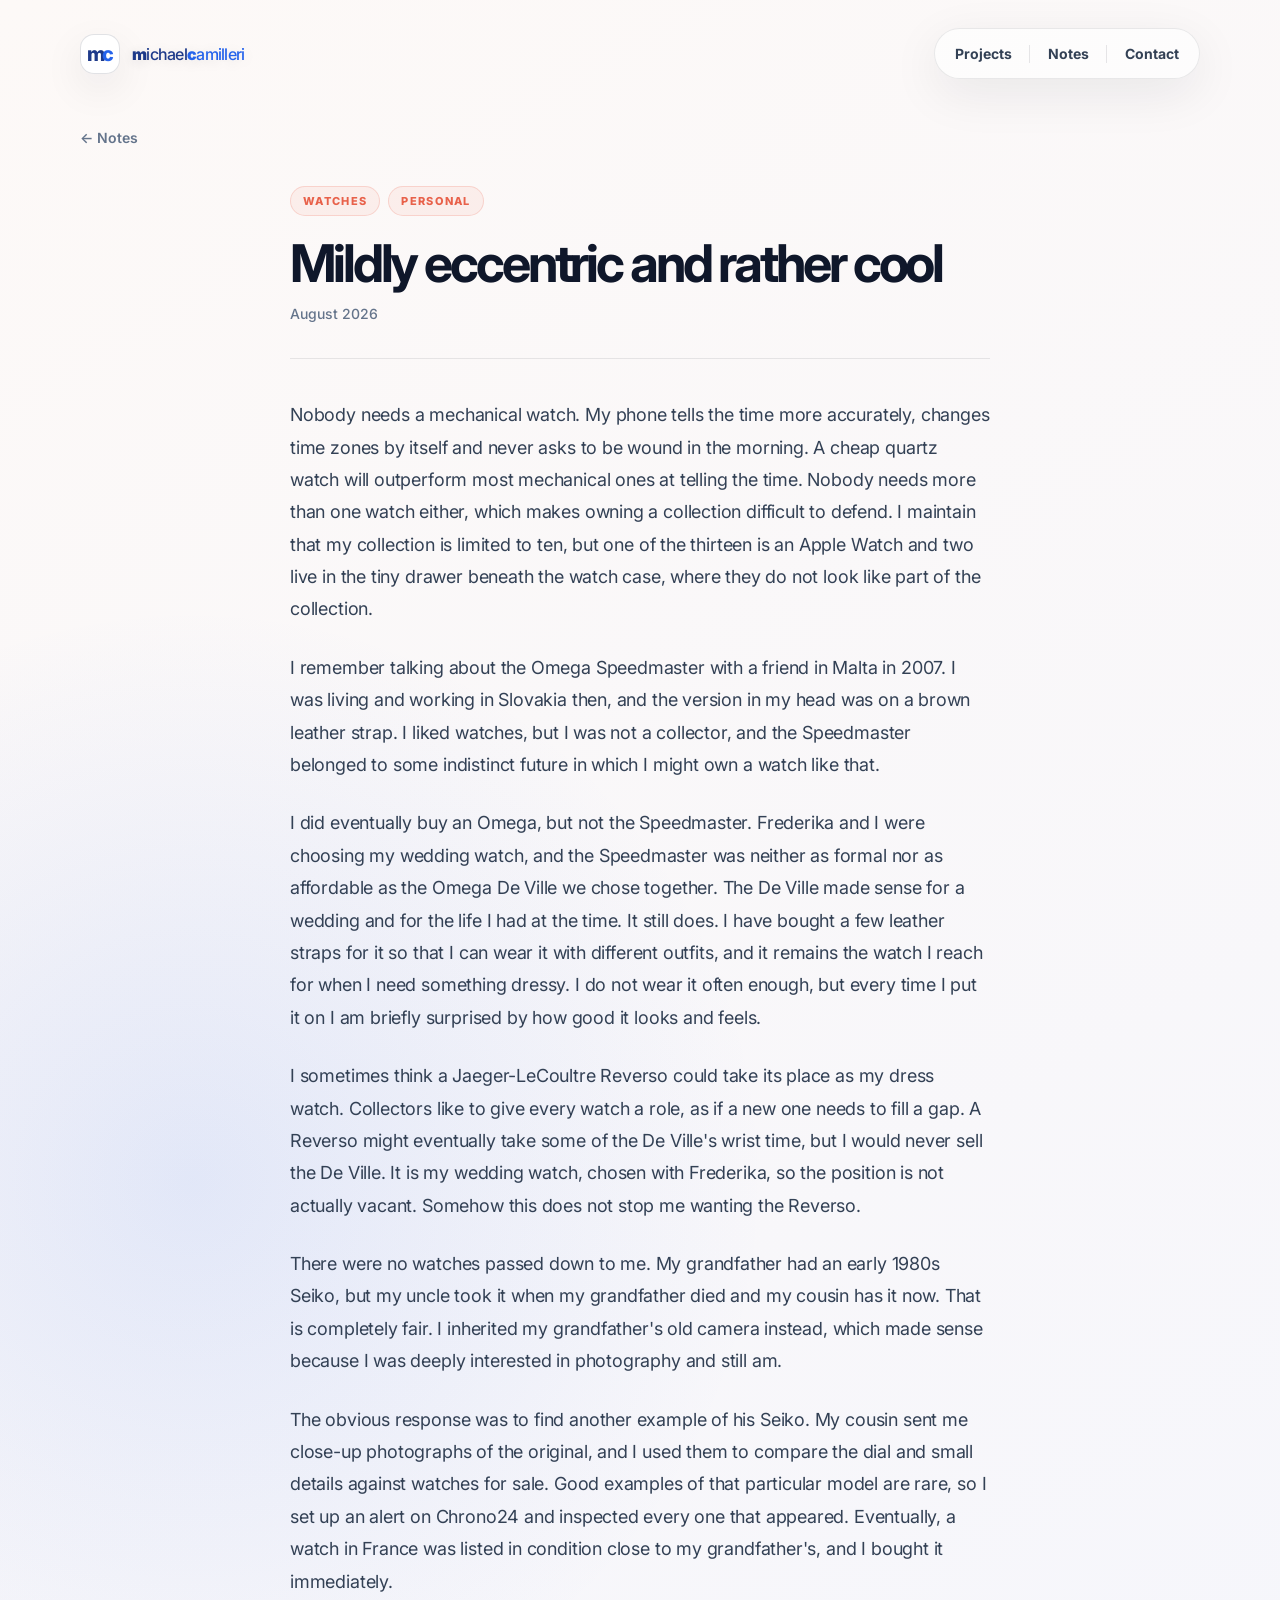
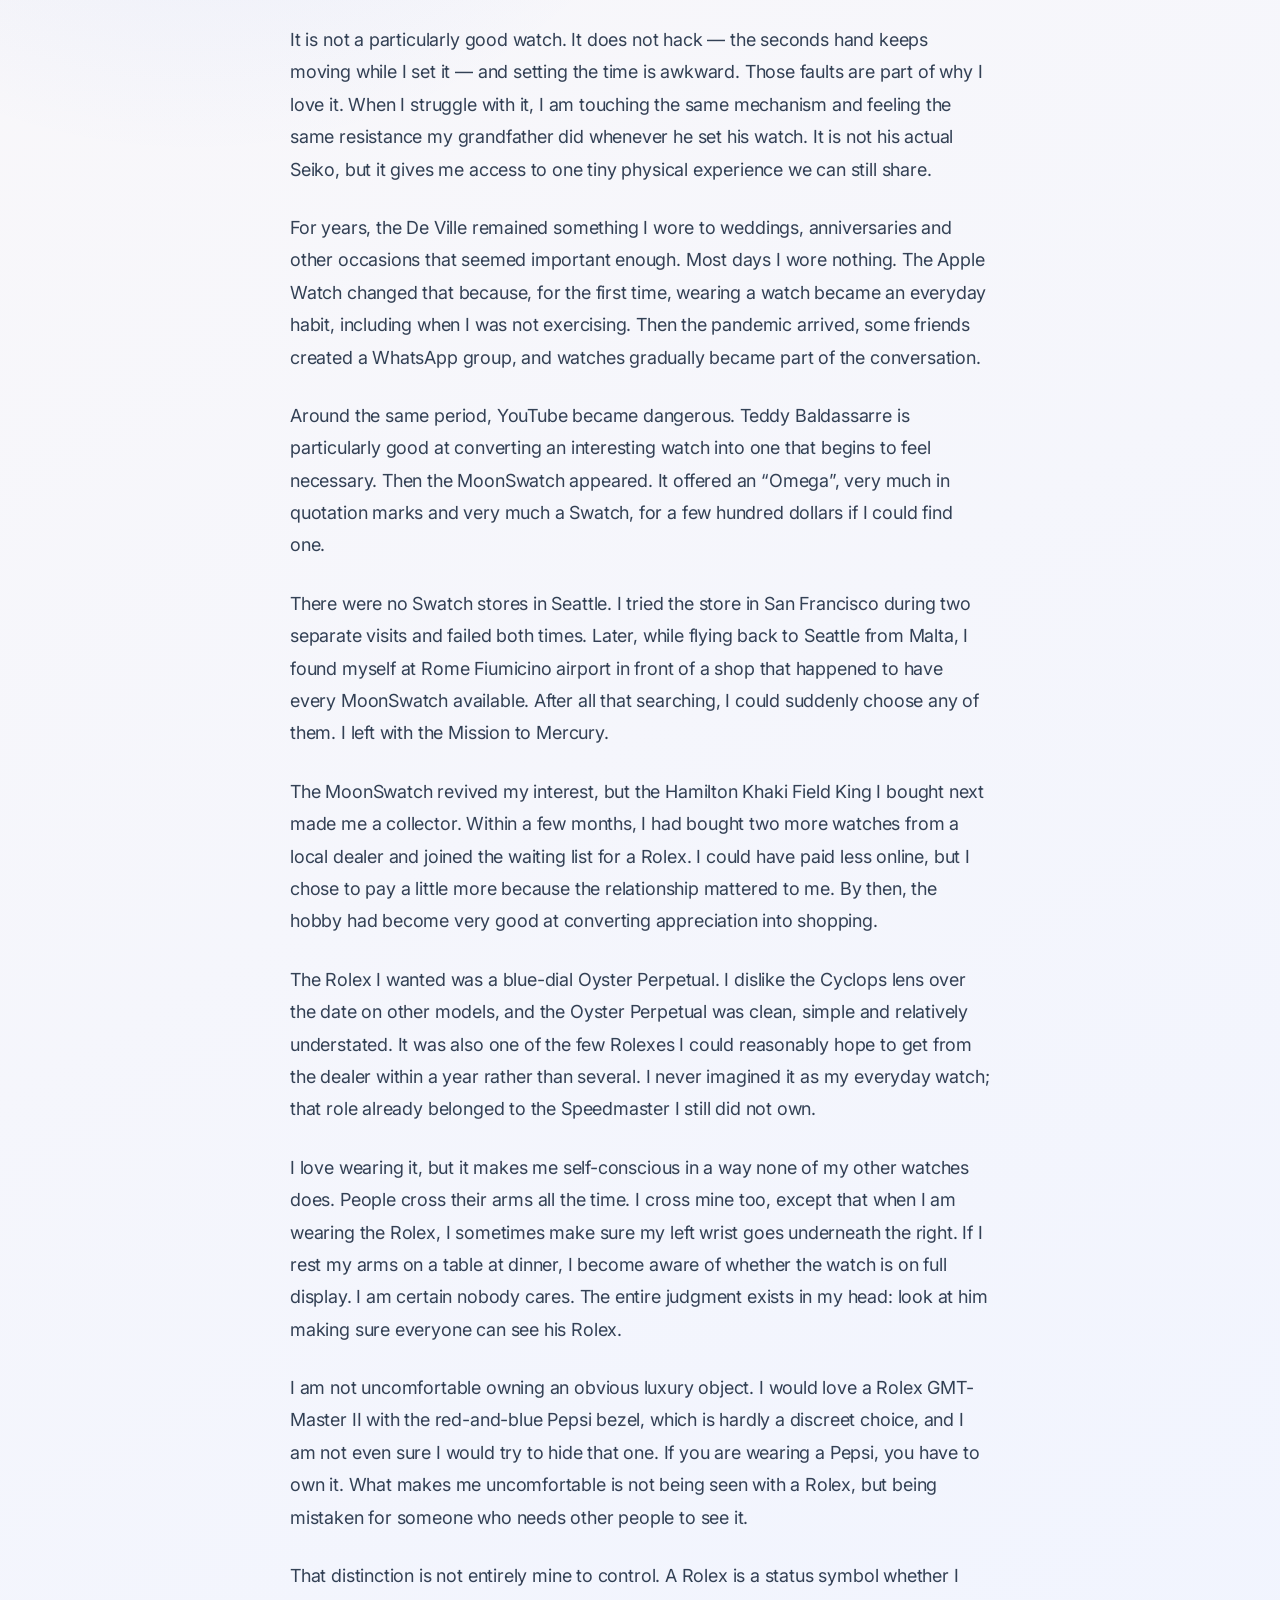
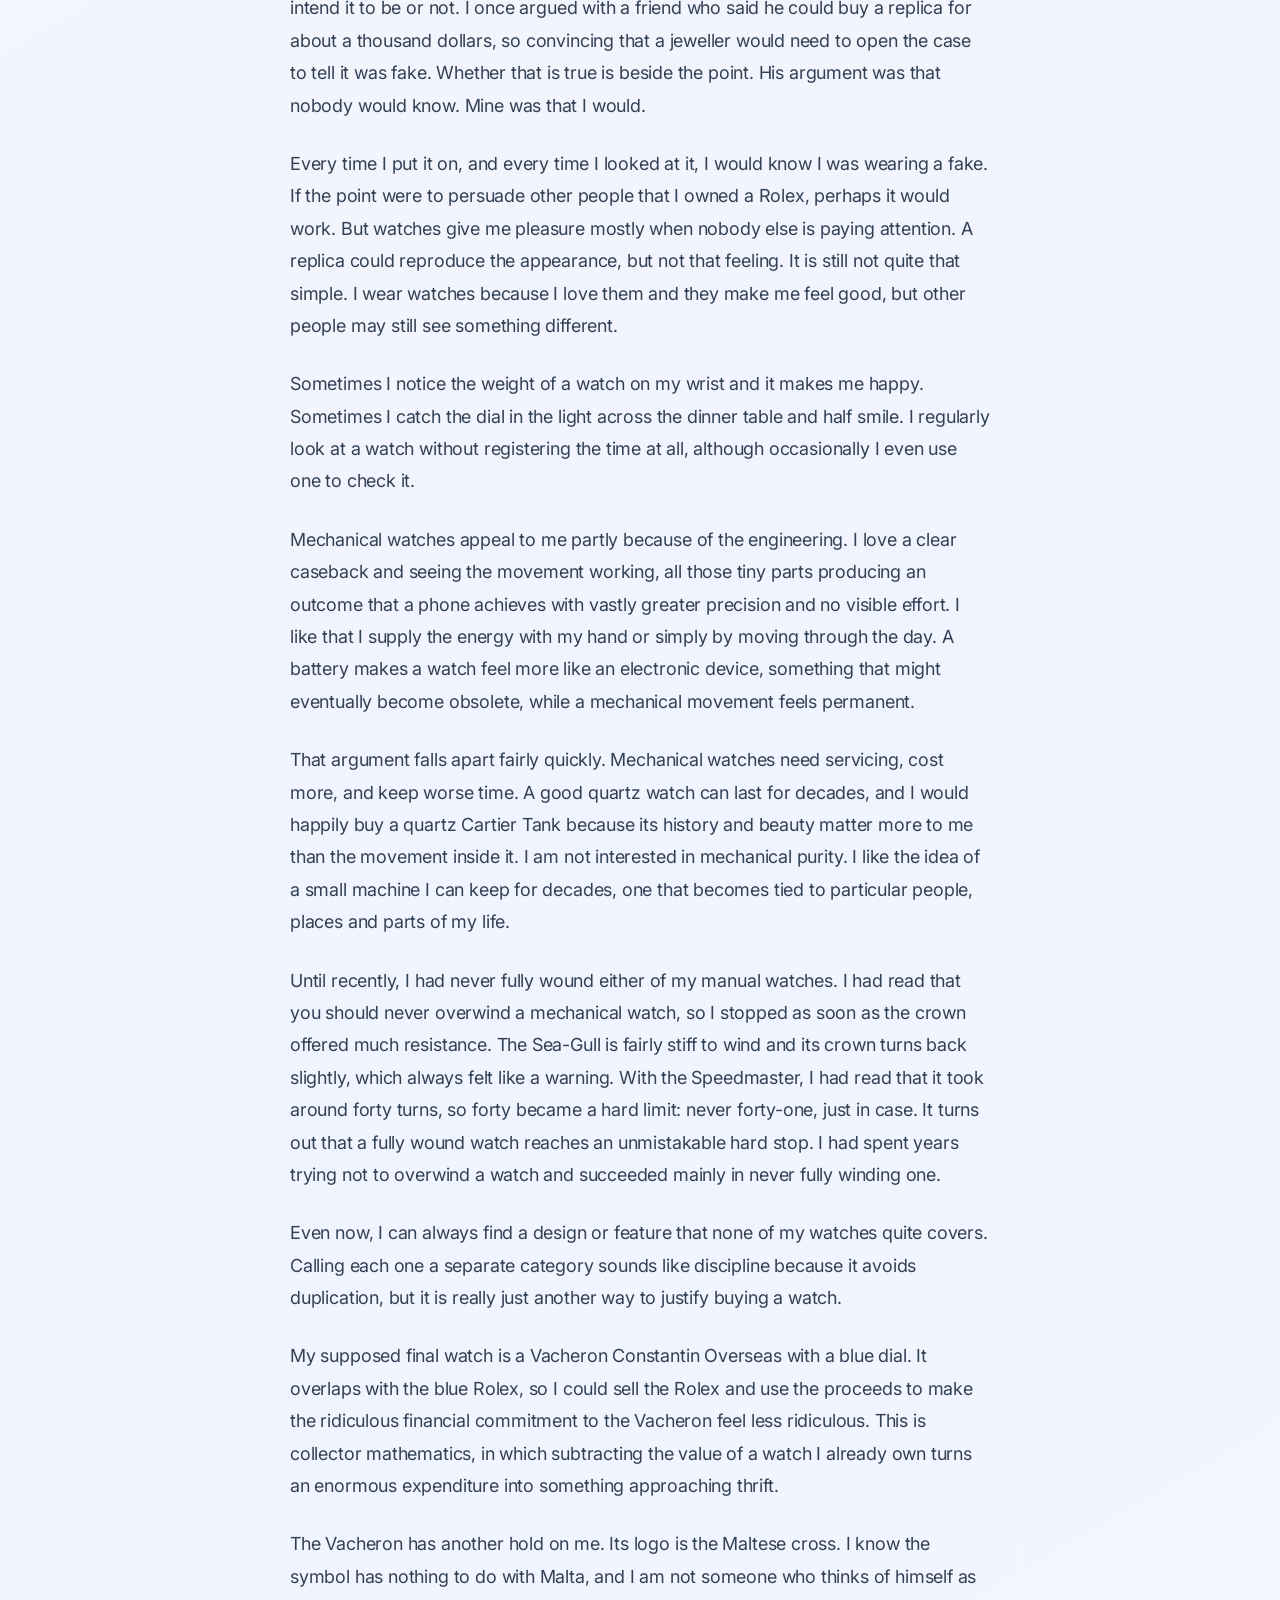
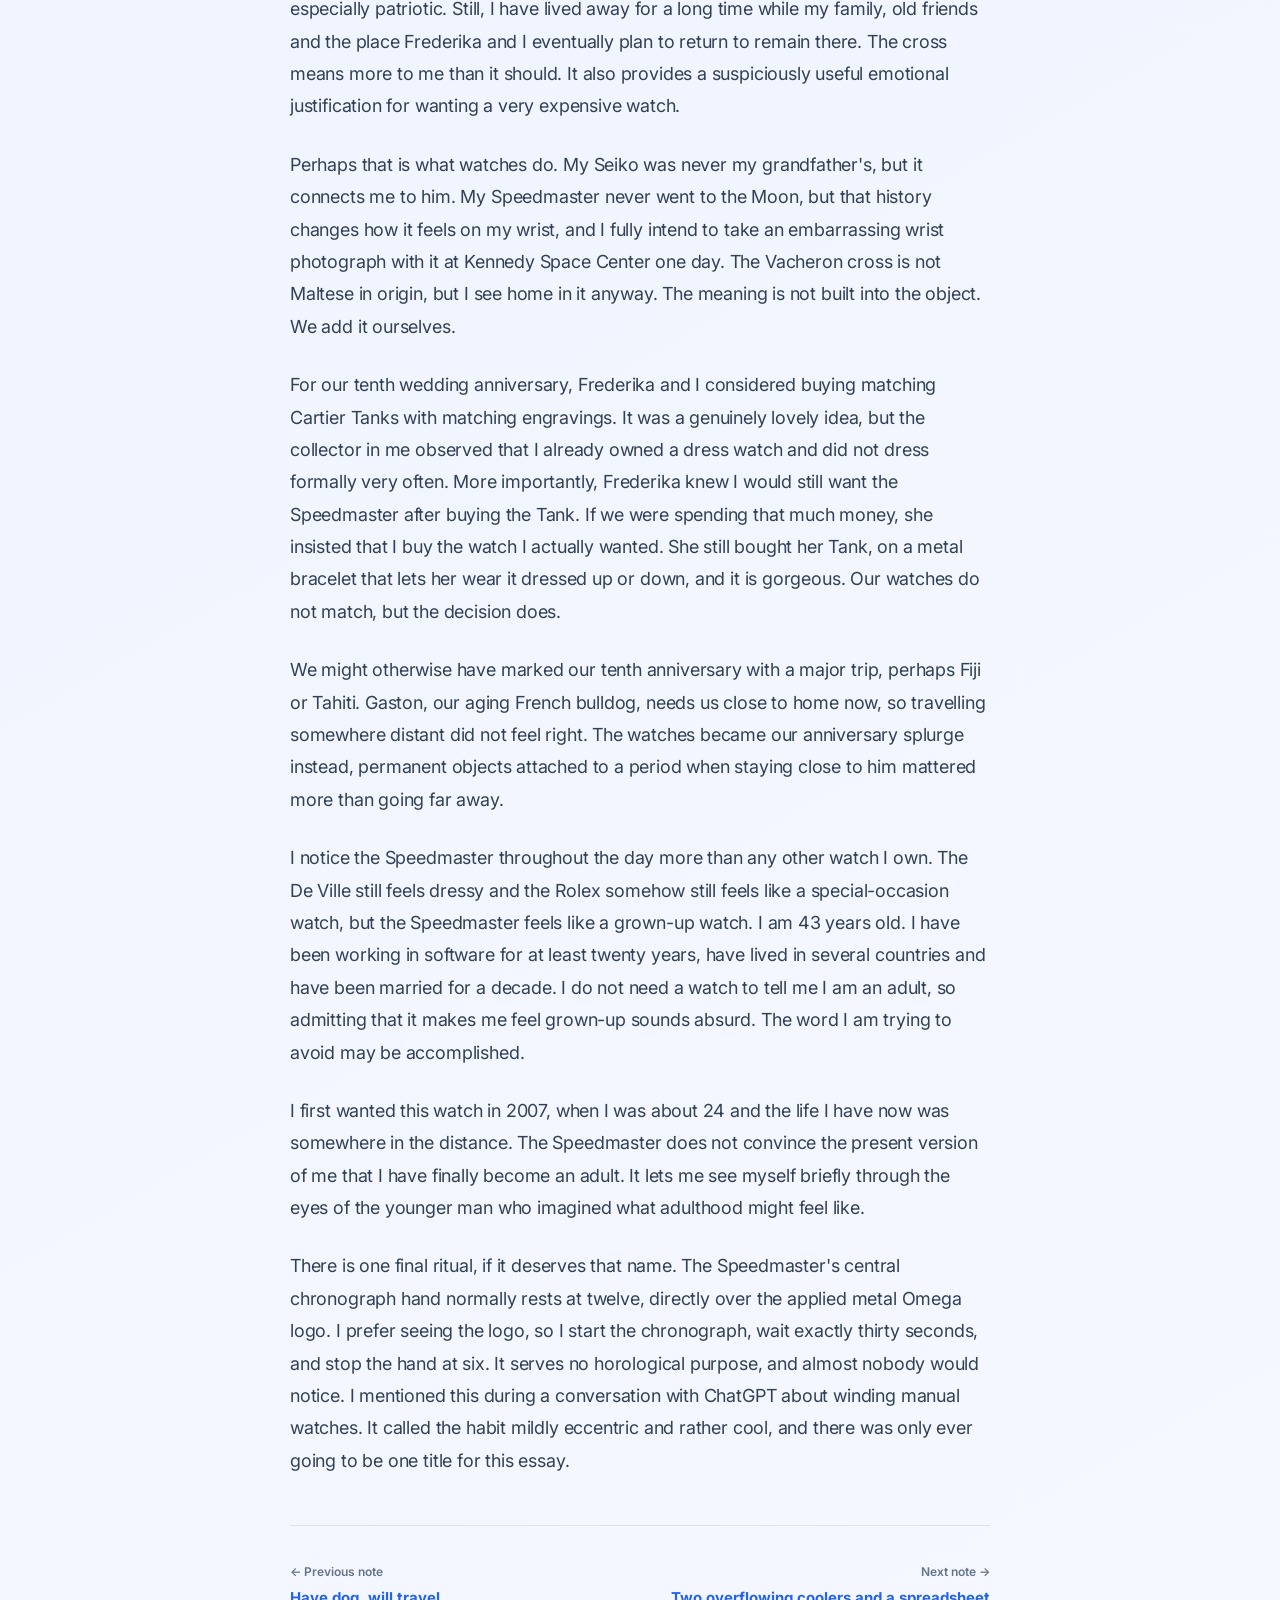
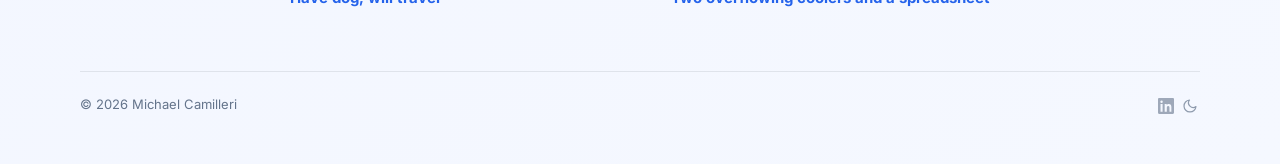
<file: notes/mildly-eccentric-and-rather-cool/index.html>
<!doctype html>
<html lang="en">
<head>
  <meta charset="utf-8" />
  <meta name="viewport" content="width=device-width, initial-scale=1" />
  <title>Mildly eccentric and rather cool · Michael Camilleri</title>
  <meta name="description" content="Watches, memory, status, and the small rituals that make collecting personal." />
  <meta name="theme-color" content="#f8fafc" media="(prefers-color-scheme: light)" />
  <meta name="theme-color" content="#0c0f1a" media="(prefers-color-scheme: dark)" />
  <script>const t=localStorage.getItem('theme');const sys=window.matchMedia('(prefers-color-scheme:dark)').matches;if(t==='dark'||(t===null&&sys))document.documentElement.setAttribute('data-theme','dark');</script>
  <link rel="icon" href="../../favicon.svg" type="image/svg+xml" />
  <link rel="shortcut icon" href="../../favicon.svg" type="image/svg+xml" />
  <meta property="og:title" content="Mildly eccentric and rather cool" />
  <meta property="og:description" content="Watches, memory, status, and the small rituals that make collecting personal." />
  <meta property="og:type" content="article" />
  <meta property="og:url" content="https://michaelcamilleri.net/notes/mildly-eccentric-and-rather-cool/" />
  <link rel="preconnect" href="https://fonts.googleapis.com" />
  <link rel="preconnect" href="https://fonts.gstatic.com" crossorigin />
  <link href="https://fonts.googleapis.com/css2?family=Inter:wght@400;500;600;700;800;900&display=swap" rel="stylesheet" />
  <style>
    :root { --bg:#f8fafc; --paper:rgba(255,255,255,.88); --paper-strong:rgba(255,255,255,.96); --ink:#0f172a; --muted:#64748b; --line:rgba(15,23,42,.09); --blue:#2563eb; --blue-deep:#1e3a8a; --coral:#e8614a; --shadow:0 24px 80px rgba(15,23,42,.10); --radius:28px; }
    *{box-sizing:border-box} html{scroll-behavior:smooth}
    body{margin:0;min-height:100vh;font-family:Inter,ui-sans-serif,system-ui,-apple-system,BlinkMacSystemFont,"Segoe UI",sans-serif;color:var(--ink);background:radial-gradient(circle at 15% 18%,rgba(37,99,235,.11),transparent 36rem),linear-gradient(150deg,#fdf9f7 0%,#f0f4ff 60%,#f5f8ff 100%);overflow-x:hidden}
    a{color:inherit;text-decoration:none}
    .page{width:min(1120px,calc(100% - 40px));margin:0 auto;padding:28px 0 48px}
    .nav{display:flex;align-items:center;justify-content:space-between;gap:18px;margin-bottom:48px;animation:rise 700ms ease both}
    .brand{display:inline-flex;align-items:center;gap:12px;letter-spacing:-.04em}
    .brand-name{display:inline-flex;gap:.08em;letter-spacing:-.045em;text-transform:lowercase;text-shadow:0 2px 14px rgba(15,23,42,.16)}
    .brand-word{font-weight:500}.brand-word strong{font-weight:900}
    .brand-word.dark{color:var(--blue-deep)}.brand-word.light{color:var(--blue);margin-left:-.08em}
    .brand-word.light strong{display:inline-block;transform:translateX(-.015em)}
    .mark{width:40px;height:40px;display:flex;align-items:center;justify-content:center;border:1px solid rgba(15,23,42,.12);border-radius:14px;background:var(--paper-strong);box-shadow:0 14px 42px rgba(15,23,42,.08);overflow:hidden}
    .mark-letter{display:inline-block;font-size:20px;line-height:1;font-weight:800;letter-spacing:-.17em;transform:translateX(-1px)}
    .mark-letter.dark{color:var(--blue-deep)}.mark-letter.light{color:var(--blue)}
    .nav-links{display:flex;align-items:center;gap:8px;padding:6px;border:1px solid var(--line);border-radius:999px;background:rgba(255,255,255,.58);backdrop-filter:blur(18px);box-shadow:0 14px 50px rgba(15,23,42,.08)}
    .nav-links a{padding:10px 14px;border-radius:999px;color:#334155;font-size:14px;font-weight:700;transition:background 180ms ease,color 180ms ease,transform 180ms ease}
    .nav-links a:hover{background:#fff;color:var(--ink);transform:translateY(-1px)}
    .nav-links a+a{position:relative}
    .nav-links a+a::before{content:"";position:absolute;left:-5px;top:50%;width:1px;height:18px;transform:translateY(-50%);background:rgba(15,23,42,.10);pointer-events:none;transition:opacity 180ms ease}
    .nav-links a:hover::before{opacity:0}
    .back-link{display:inline-flex;align-items:center;gap:6px;color:var(--muted);font-size:14px;font-weight:600;margin-bottom:40px;transition:color 180ms ease;animation:rise 700ms 60ms ease both}
    .back-link:hover{color:var(--ink)}
    .article{max-width:700px;margin:0 auto;animation:rise 700ms 100ms ease both}
    .article-label{display:inline-flex;align-items:center;gap:8px;margin-bottom:20px;padding:7px 12px;border:1px solid rgba(232,97,74,.2);border-radius:999px;background:rgba(232,97,74,.07);color:var(--coral);font-size:11px;font-weight:800;letter-spacing:.12em;text-transform:uppercase}
    .article h1{margin:0 0 14px;font-size:clamp(32px,5vw,52px);line-height:1.06;letter-spacing:-.06em;color:var(--ink)}
    .article-meta{margin:0 0 40px;padding-bottom:36px;border-bottom:1px solid var(--line);color:var(--muted);font-size:14px;font-weight:500}
    .article-body{font-size:18px;line-height:1.8;color:#334155;letter-spacing:-.01em}
    .article-body p{margin:0 0 26px}
    .article-body p:last-child{margin-bottom:0}
    .article-body h2{margin:44px 0 14px;font-size:22px;font-weight:700;letter-spacing:-.04em;color:var(--ink);line-height:1.2}
    .article-body a{color:var(--blue);text-decoration:underline;text-decoration-color:rgba(37,99,235,.3);text-underline-offset:3px;transition:text-decoration-color 180ms ease}
    .article-body a:hover{text-decoration-color:var(--blue)}
    .footer{display:flex;justify-content:space-between;gap:16px;margin-top:48px;padding-top:24px;border-top:1px solid var(--line);color:#64748b;font-size:13px}
    .footer-right{display:inline-flex;align-items:center;gap:6px}
    .footer-linkedin{display:inline-flex;align-items:center;opacity:.6;transition:opacity 180ms ease}
    .footer-linkedin:hover{opacity:1}
    .theme-toggle{background:none;border:none;padding:2px;color:inherit;cursor:pointer;display:inline-flex;align-items:center;opacity:.7;transition:opacity 180ms ease}
    .theme-toggle:hover{opacity:1}
    .theme-toggle svg{display:block}
    .theme-toggle .icon-sun{display:none}
    @keyframes rise{from{opacity:0;transform:translateY(18px)}to{opacity:1;transform:translateY(0)}}
    @media (prefers-reduced-motion:reduce){*,*::before,*::after{animation-duration:1ms!important;transition-duration:1ms!important}}
    :root[data-theme="dark"]{--paper:rgba(255,255,255,.07);--paper-strong:rgba(255,255,255,.12);--ink:#f1f5f9;--muted:#94a3b8;--line:rgba(255,255,255,.10);--blue:#60a5fa;--blue-deep:#93c5fd;--shadow:0 24px 80px rgba(0,0,0,.5)}
    [data-theme="dark"] body{background:radial-gradient(circle at 15% 18%,rgba(59,130,246,.14),transparent 36rem),linear-gradient(150deg,#0c0f1a 0%,#0f172a 60%,#0c1520 100%)}
    [data-theme="dark"] .nav-links{background:rgba(15,23,42,.7)}
    [data-theme="dark"] .nav-links a{color:#94a3b8}
    [data-theme="dark"] .nav-links a:hover{background:rgba(255,255,255,.08);color:#f1f5f9}
    [data-theme="dark"] .nav-links a+a::before{background:rgba(255,255,255,.10)}
    [data-theme="dark"] .article-label{border-color:rgba(232,97,74,.3);background:rgba(232,97,74,.1)}
    [data-theme="dark"] .article-body{color:#94a3b8}
    [data-theme="dark"] .theme-toggle .icon-sun{display:block}
    [data-theme="dark"] .theme-toggle .icon-moon{display:none}
    @media (max-width:620px){
      .page{width:min(100% - 28px,1120px);padding-top:16px}
      .nav-links{display:none}
      .nav{margin-bottom:28px}
      .article-body{font-size:17px}
      .footer{display:block}
      .footer span:last-child{display:flex;align-items:center;gap:6px;margin-top:8px}
    }
  
    .article-pagination {
      display: grid;
      grid-template-columns: repeat(2, minmax(0, 1fr));
      gap: 20px;
      margin-top: 48px;
      padding-top: 24px;
      border-top: 1px solid var(--line);
    }
    .article-pagination a {
      display: block;
      min-width: 0;
      padding: 14px 0;
      text-decoration: none;
    }
    .article-pagination a.next { grid-column: 2; text-align: right; }
    .article-pagination .direction {
      display: block;
      margin-bottom: 8px;
      color: var(--muted);
      font-size: 12px;
      font-weight: 600;
    }
    .article-pagination strong {
      display: block;
      color: var(--blue);
      font-size: 15px;
      font-weight: 700;
      line-height: 1.45;
    }
    .article-pagination a:hover strong { text-decoration: underline; }
    @media (max-width: 620px) {
      .article-pagination { grid-template-columns: 1fr; gap: 4px; }
      .article-pagination a.next { grid-column: 1; text-align: left; }
    }
  </style>
</head>
<body>
  <main class="page">
    <header class="nav" aria-label="Primary navigation">
      <a class="brand" href="../../" aria-label="Michael Camilleri home">
        <span class="mark" aria-hidden="true"><span class="mark-letter dark">m</span><span class="mark-letter light">c</span></span>
        <span class="brand-name"><span class="brand-word dark"><strong>m</strong>ichael</span><span class="brand-word light"><strong>c</strong>amilleri</span></span>
      </a>
      <nav class="nav-links" aria-label="Page sections">
        <a href="../../#projects">Projects</a>
        <a href="/notes/">Notes</a>
        <a href="../../#contact">Contact</a>
      </nav>
    </header>

    <a href="/notes/" class="back-link">← Notes</a>

    <article class="article">
      <div style="display:flex;flex-wrap:wrap;gap:8px;margin-bottom:20px">
        <div class="article-label" style="margin-bottom:0">Watches</div>
        <div class="article-label" style="margin-bottom:0">Personal</div>
      </div>
      <h1>Mildly eccentric and rather cool</h1>
      <p class="article-meta">August 2026</p>

      <div class="article-body">
        <p>Nobody needs a mechanical watch. My phone tells the time more accurately, changes time zones by itself and never asks to be wound in the morning. A cheap quartz watch will outperform most mechanical ones at telling the time. Nobody needs more than one watch either, which makes owning a collection difficult to defend. I maintain that my collection is limited to ten, but one of the thirteen is an Apple Watch and two live in the tiny drawer beneath the watch case, where they do not look like part of the collection.</p>

        <p>I remember talking about the Omega Speedmaster with a friend in Malta in 2007. I was living and working in Slovakia then, and the version in my head was on a brown leather strap. I liked watches, but I was not a collector, and the Speedmaster belonged to some indistinct future in which I might own a watch like that.</p>

        <p>I did eventually buy an Omega, but not the Speedmaster. Frederika and I were choosing my wedding watch, and the Speedmaster was neither as formal nor as affordable as the Omega De Ville we chose together. The De Ville made sense for a wedding and for the life I had at the time. It still does. I have bought a few leather straps for it so that I can wear it with different outfits, and it remains the watch I reach for when I need something dressy. I do not wear it often enough, but every time I put it on I am briefly surprised by how good it looks and feels.</p>

        <p>I sometimes think a Jaeger-LeCoultre Reverso could take its place as my dress watch. Collectors like to give every watch a role, as if a new one needs to fill a gap. A Reverso might eventually take some of the De Ville's wrist time, but I would never sell the De Ville. It is my wedding watch, chosen with Frederika, so the position is not actually vacant. Somehow this does not stop me wanting the Reverso.</p>

        <p>There were no watches passed down to me. My grandfather had an early 1980s Seiko, but my uncle took it when my grandfather died and my cousin has it now. That is completely fair. I inherited my grandfather's old camera instead, which made sense because I was deeply interested in photography and still am.</p>

        <p>The obvious response was to find another example of his Seiko. My cousin sent me close-up photographs of the original, and I used them to compare the dial and small details against watches for sale. Good examples of that particular model are rare, so I set up an alert on Chrono24 and inspected every one that appeared. Eventually, a watch in France was listed in condition close to my grandfather's, and I bought it immediately.</p>

        <p>It is not a particularly good watch. It does not hack — the seconds hand keeps moving while I set it — and setting the time is awkward. Those faults are part of why I love it. When I struggle with it, I am touching the same mechanism and feeling the same resistance my grandfather did whenever he set his watch. It is not his actual Seiko, but it gives me access to one tiny physical experience we can still share.</p>

        <p>For years, the De Ville remained something I wore to weddings, anniversaries and other occasions that seemed important enough. Most days I wore nothing. The Apple Watch changed that because, for the first time, wearing a watch became an everyday habit, including when I was not exercising. Then the pandemic arrived, some friends created a WhatsApp group, and watches gradually became part of the conversation.</p>

        <p>Around the same period, YouTube became dangerous. Teddy Baldassarre is particularly good at converting an interesting watch into one that begins to feel necessary. Then the MoonSwatch appeared. It offered an “Omega”, very much in quotation marks and very much a Swatch, for a few hundred dollars if I could find one.</p>

        <p>There were no Swatch stores in Seattle. I tried the store in San Francisco during two separate visits and failed both times. Later, while flying back to Seattle from Malta, I found myself at Rome Fiumicino airport in front of a shop that happened to have every MoonSwatch available. After all that searching, I could suddenly choose any of them. I left with the Mission to Mercury.</p>

        <p>The MoonSwatch revived my interest, but the Hamilton Khaki Field King I bought next made me a collector. Within a few months, I had bought two more watches from a local dealer and joined the waiting list for a Rolex. I could have paid less online, but I chose to pay a little more because the relationship mattered to me. By then, the hobby had become very good at converting appreciation into shopping.</p>

        <p>The Rolex I wanted was a blue-dial Oyster Perpetual. I dislike the Cyclops lens over the date on other models, and the Oyster Perpetual was clean, simple and relatively understated. It was also one of the few Rolexes I could reasonably hope to get from the dealer within a year rather than several. I never imagined it as my everyday watch; that role already belonged to the Speedmaster I still did not own.</p>

        <p>I love wearing it, but it makes me self-conscious in a way none of my other watches does. People cross their arms all the time. I cross mine too, except that when I am wearing the Rolex, I sometimes make sure my left wrist goes underneath the right. If I rest my arms on a table at dinner, I become aware of whether the watch is on full display. I am certain nobody cares. The entire judgment exists in my head: look at him making sure everyone can see his Rolex.</p>

        <p>I am not uncomfortable owning an obvious luxury object. I would love a Rolex GMT-Master II with the red-and-blue Pepsi bezel, which is hardly a discreet choice, and I am not even sure I would try to hide that one. If you are wearing a Pepsi, you have to own it. What makes me uncomfortable is not being seen with a Rolex, but being mistaken for someone who needs other people to see it.</p>

        <p>That distinction is not entirely mine to control. A Rolex is a status symbol whether I intend it to be or not. I once argued with a friend who said he could buy a replica for about a thousand dollars, so convincing that a jeweller would need to open the case to tell it was fake. Whether that is true is beside the point. His argument was that nobody would know. Mine was that I would.</p>

        <p>Every time I put it on, and every time I looked at it, I would know I was wearing a fake. If the point were to persuade other people that I owned a Rolex, perhaps it would work. But watches give me pleasure mostly when nobody else is paying attention. A replica could reproduce the appearance, but not that feeling. It is still not quite that simple. I wear watches because I love them and they make me feel good, but other people may still see something different.</p>

        <p>Sometimes I notice the weight of a watch on my wrist and it makes me happy. Sometimes I catch the dial in the light across the dinner table and half smile. I regularly look at a watch without registering the time at all, although occasionally I even use one to check it.</p>

        <p>Mechanical watches appeal to me partly because of the engineering. I love a clear caseback and seeing the movement working, all those tiny parts producing an outcome that a phone achieves with vastly greater precision and no visible effort. I like that I supply the energy with my hand or simply by moving through the day. A battery makes a watch feel more like an electronic device, something that might eventually become obsolete, while a mechanical movement feels permanent.</p>

        <p>That argument falls apart fairly quickly. Mechanical watches need servicing, cost more, and keep worse time. A good quartz watch can last for decades, and I would happily buy a quartz Cartier Tank because its history and beauty matter more to me than the movement inside it. I am not interested in mechanical purity. I like the idea of a small machine I can keep for decades, one that becomes tied to particular people, places and parts of my life.</p>

        <p>Until recently, I had never fully wound either of my manual watches. I had read that you should never overwind a mechanical watch, so I stopped as soon as the crown offered much resistance. The Sea-Gull is fairly stiff to wind and its crown turns back slightly, which always felt like a warning. With the Speedmaster, I had read that it took around forty turns, so forty became a hard limit: never forty-one, just in case. It turns out that a fully wound watch reaches an unmistakable hard stop. I had spent years trying not to overwind a watch and succeeded mainly in never fully winding one.</p>

        <p>Even now, I can always find a design or feature that none of my watches quite covers. Calling each one a separate category sounds like discipline because it avoids duplication, but it is really just another way to justify buying a watch.</p>

        <p>My supposed final watch is a Vacheron Constantin Overseas with a blue dial. It overlaps with the blue Rolex, so I could sell the Rolex and use the proceeds to make the ridiculous financial commitment to the Vacheron feel less ridiculous. This is collector mathematics, in which subtracting the value of a watch I already own turns an enormous expenditure into something approaching thrift.</p>

        <p>The Vacheron has another hold on me. Its logo is the Maltese cross. I know the symbol has nothing to do with Malta, and I am not someone who thinks of himself as especially patriotic. Still, I have lived away for a long time while my family, old friends and the place Frederika and I eventually plan to return to remain there. The cross means more to me than it should. It also provides a suspiciously useful emotional justification for wanting a very expensive watch.</p>

        <p>Perhaps that is what watches do. My Seiko was never my grandfather's, but it connects me to him. My Speedmaster never went to the Moon, but that history changes how it feels on my wrist, and I fully intend to take an embarrassing wrist photograph with it at Kennedy Space Center one day. The Vacheron cross is not Maltese in origin, but I see home in it anyway. The meaning is not built into the object. We add it ourselves.</p>

        <p>For our tenth wedding anniversary, Frederika and I considered buying matching Cartier Tanks with matching engravings. It was a genuinely lovely idea, but the collector in me observed that I already owned a dress watch and did not dress formally very often. More importantly, Frederika knew I would still want the Speedmaster after buying the Tank. If we were spending that much money, she insisted that I buy the watch I actually wanted. She still bought her Tank, on a metal bracelet that lets her wear it dressed up or down, and it is gorgeous. Our watches do not match, but the decision does.</p>

        <p>We might otherwise have marked our tenth anniversary with a major trip, perhaps Fiji or Tahiti. Gaston, our aging French bulldog, needs us close to home now, so travelling somewhere distant did not feel right. The watches became our anniversary splurge instead, permanent objects attached to a period when staying close to him mattered more than going far away.</p>

        <p>I notice the Speedmaster throughout the day more than any other watch I own. The De Ville still feels dressy and the Rolex somehow still feels like a special-occasion watch, but the Speedmaster feels like a grown-up watch. I am 43 years old. I have been working in software for at least twenty years, have lived in several countries and have been married for a decade. I do not need a watch to tell me I am an adult, so admitting that it makes me feel grown-up sounds absurd. The word I am trying to avoid may be accomplished.</p>

        <p>I first wanted this watch in 2007, when I was about 24 and the life I have now was somewhere in the distance. The Speedmaster does not convince the present version of me that I have finally become an adult. It lets me see myself briefly through the eyes of the younger man who imagined what adulthood might feel like.</p>

        <p>There is one final ritual, if it deserves that name. The Speedmaster's central chronograph hand normally rests at twelve, directly over the applied metal Omega logo. I prefer seeing the logo, so I start the chronograph, wait exactly thirty seconds, and stop the hand at six. It serves no horological purpose, and almost nobody would notice. I mentioned this during a conversation with ChatGPT about winding manual watches. It called the habit mildly eccentric and rather cool, and there was only ever going to be one title for this essay.</p>
      </div>
      <nav class="article-pagination" aria-label="Previous and next notes">
        <a class="previous" rel="prev" href="/notes/have-dog-will-travel/">
          <span class="direction">← Previous note</span>
          <strong>Have dog, will travel</strong>
        </a>
        <a class="next" rel="next" href="/notes/two-overflowing-coolers-and-a-spreadsheet/">
          <span class="direction">Next note →</span>
          <strong>Two overflowing coolers and a spreadsheet</strong>
        </a>
      </nav>
    </article>

    <footer class="footer">
      <span>© 2026 Michael Camilleri</span>
      <span class="footer-right">
        <a href="https://www.linkedin.com/in/mcamilleri" target="_blank" rel="noopener noreferrer" aria-label="LinkedIn" class="footer-linkedin">
          <svg viewBox="0 0 24 24" width="16" height="16" fill="currentColor" aria-hidden="true">
            <path d="M20.447 20.452H17.21v-5.569c0-1.328-.027-3.037-1.852-3.037-1.853 0-2.136 1.445-2.136 2.939v5.667H9.984V9h3.105v1.561h.044c.432-.82 1.49-1.684 3.066-1.684 3.279 0 3.884 2.158 3.884 4.966v6.609zM5.337 7.433a1.8 1.8 0 1 1 0-3.6 1.8 1.8 0 0 1 0 3.6zm1.554 13.019H3.782V9h3.109v11.452zM22.225 0H1.771C.792 0 0 .774 0 1.729v20.542C0 23.227.792 24 1.771 24h20.451C23.2 24 24 23.227 24 22.271V1.729C24 .774 23.2 0 22.222 0h.003z"/>
          </svg>
        </a>
        <button type="button" class="theme-toggle" id="themeToggle" aria-label="Switch to dark mode">
          <svg class="icon-moon" viewBox="0 0 24 24" width="16" height="16" fill="none" stroke="currentColor" stroke-width="1.8" stroke-linecap="round" stroke-linejoin="round" aria-hidden="true">
            <path d="M21 12.79A9 9 0 1 1 11.21 3 7 7 0 0 0 21 12.79z"/>
          </svg>
          <svg class="icon-sun" viewBox="0 0 24 24" width="16" height="16" fill="none" stroke="currentColor" stroke-width="1.8" stroke-linecap="round" stroke-linejoin="round" aria-hidden="true">
            <circle cx="12" cy="12" r="4"/>
            <path d="M12 2v2M12 20v2M4.93 4.93l1.41 1.41M17.66 17.66l1.41 1.41M2 12h2M20 12h2M4.93 19.07l1.41-1.41M17.66 6.34l1.41-1.41"/>
          </svg>
        </button>
      </span>
    </footer>
  </main>
  <script>
    const themeToggle = document.getElementById('themeToggle');
    if (themeToggle) {
      const html = document.documentElement;
      const updateLabel = () => {
        const isDark = html.getAttribute('data-theme') === 'dark';
        themeToggle.setAttribute('aria-label', isDark ? 'Switch to light mode' : 'Switch to dark mode');
      };
      updateLabel();
      themeToggle.addEventListener('click', () => {
        const isDark = html.getAttribute('data-theme') === 'dark';
        if (isDark) { html.removeAttribute('data-theme'); localStorage.setItem('theme', 'light'); }
        else { html.setAttribute('data-theme','dark'); localStorage.setItem('theme', 'dark'); }
        updateLabel();
      });
    }
  </script>
</body>
</html>
</file>
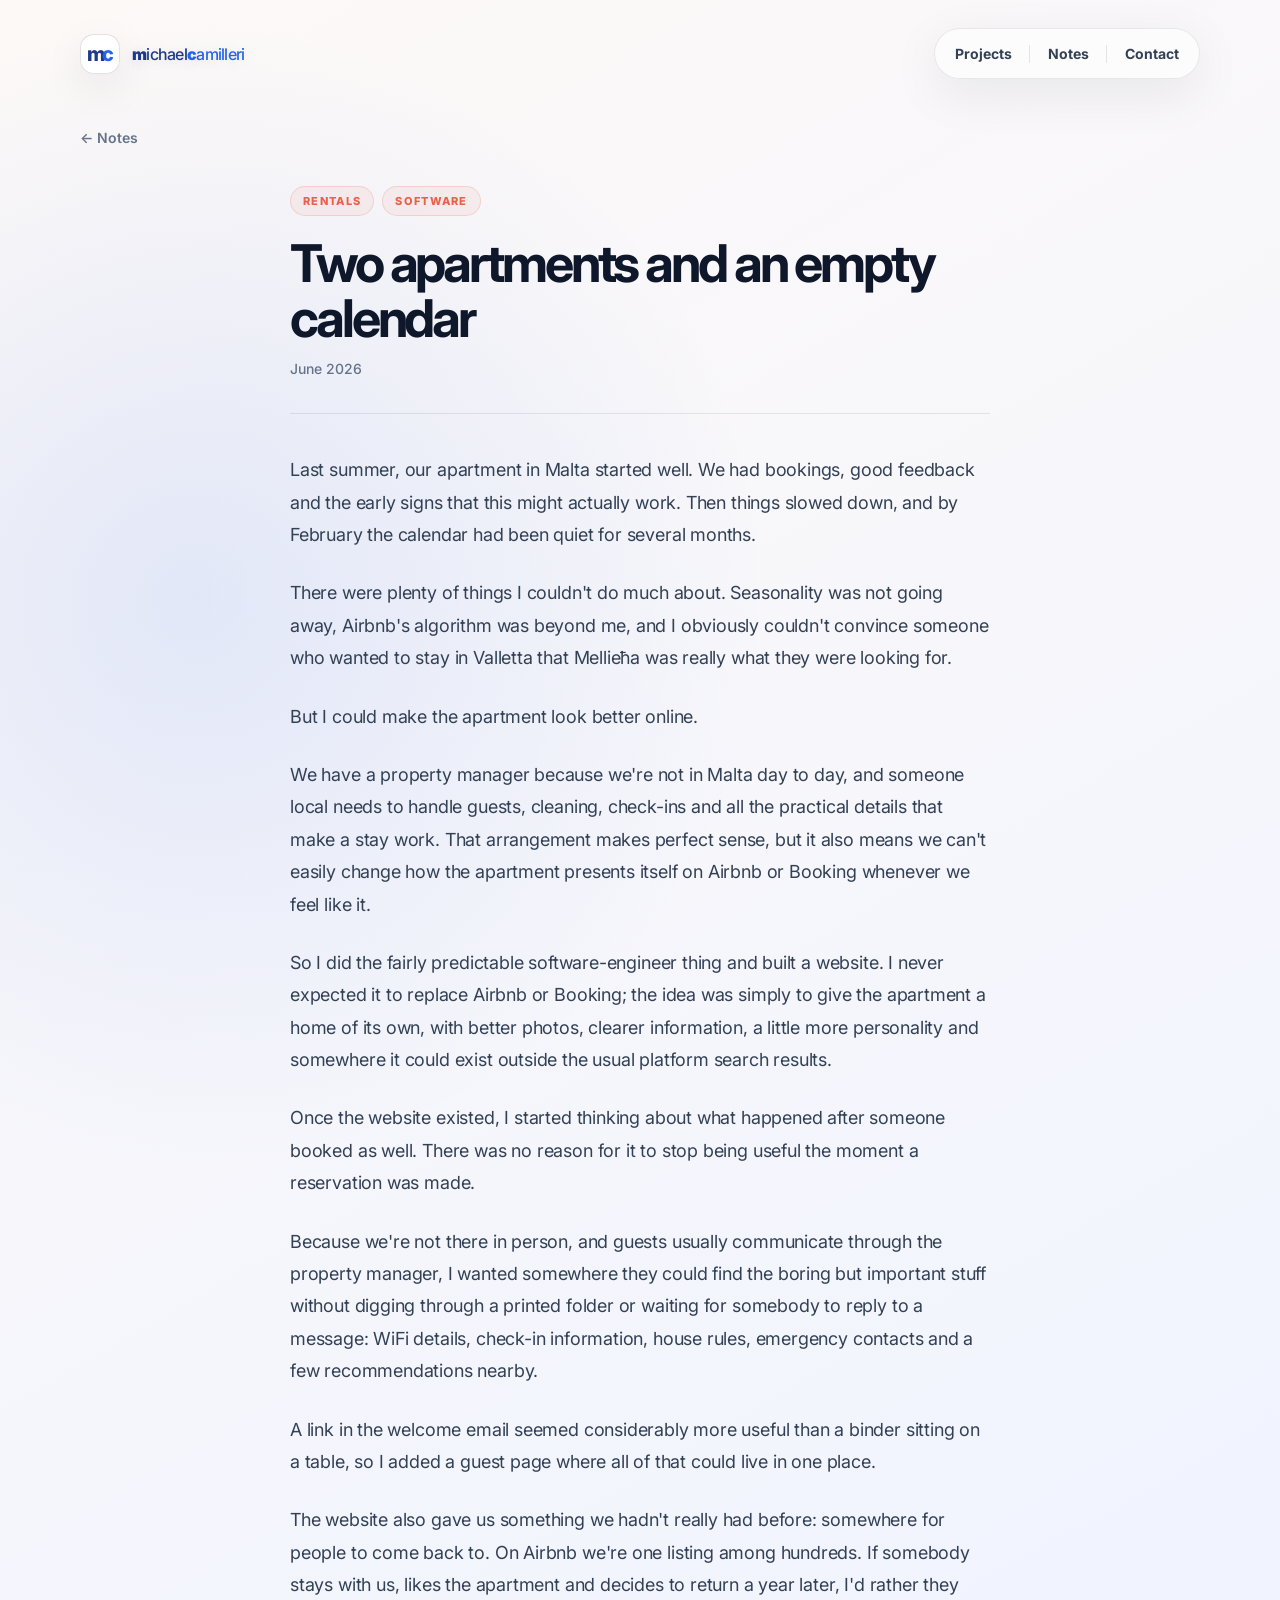
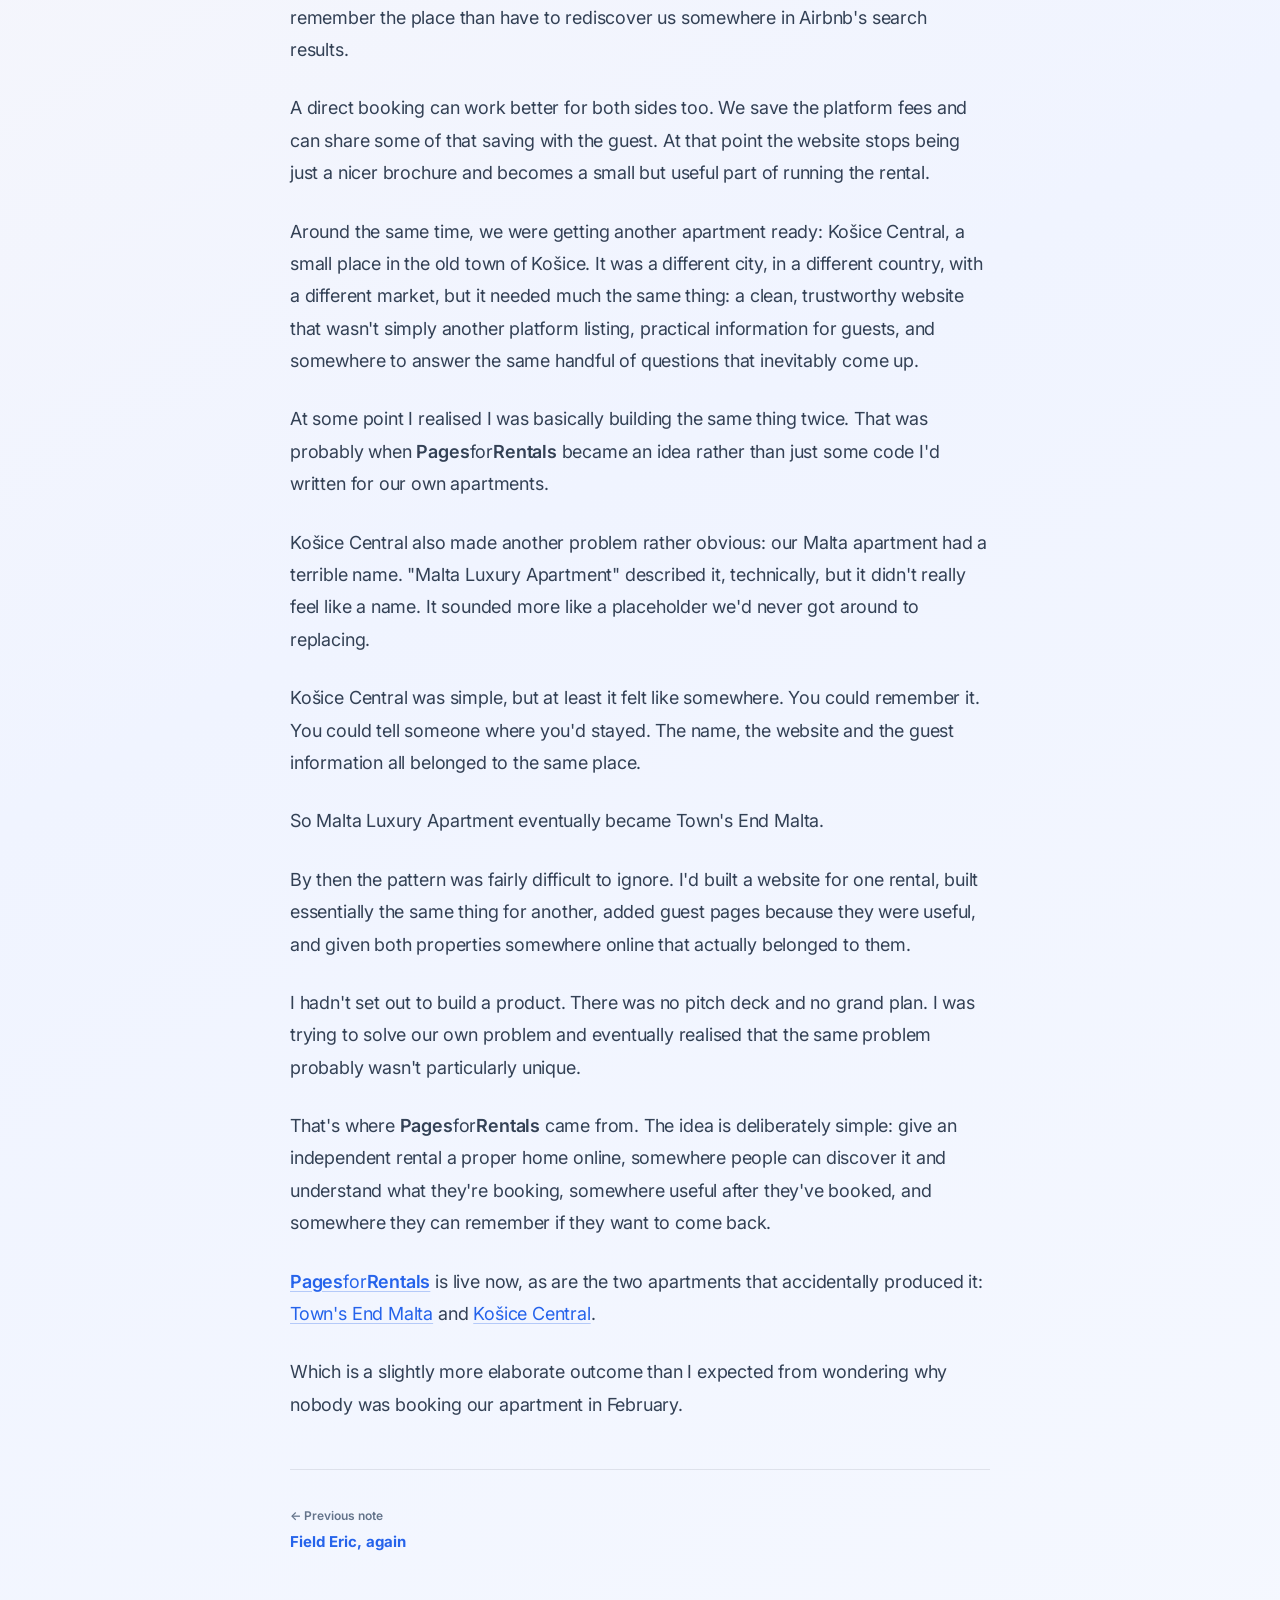
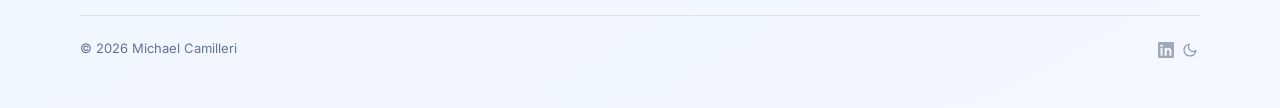
<file: notes/pagesforrentals/index.html>
<!doctype html>
<html lang="en">
<head>
  <meta charset="utf-8" />
  <meta name="viewport" content="width=device-width, initial-scale=1" />
  <title>Two apartments and an empty calendar · Michael Camilleri</title>
  <meta name="description" content="How a quiet rental calendar in Malta and a second apartment in Košice turned into PagesforRentals." />
  <meta name="theme-color" content="#f8fafc" media="(prefers-color-scheme: light)" />
  <meta name="theme-color" content="#0c0f1a" media="(prefers-color-scheme: dark)" />
  <script>const t=localStorage.getItem('theme');const sys=window.matchMedia('(prefers-color-scheme:dark)').matches;if(t==='dark'||(t===null&&sys))document.documentElement.setAttribute('data-theme','dark');</script>
  <link rel="icon" href="../../favicon.svg" type="image/svg+xml" />
  <link rel="shortcut icon" href="../../favicon.svg" type="image/svg+xml" />
  <meta property="og:title" content="Two apartments and an empty calendar" />
  <meta property="og:description" content="How a quiet rental calendar in Malta and a second apartment in Košice turned into PagesforRentals." />
  <meta property="og:type" content="article" />
  <meta property="og:url" content="https://michaelcamilleri.net/notes/pagesforrentals/" />
  <link rel="preconnect" href="https://fonts.googleapis.com" />
  <link rel="preconnect" href="https://fonts.gstatic.com" crossorigin />
  <link href="https://fonts.googleapis.com/css2?family=Inter:wght@400;500;600;700;800;900&display=swap" rel="stylesheet" />
  <style>
    :root { --bg:#f8fafc; --paper:rgba(255,255,255,.88); --paper-strong:rgba(255,255,255,.96); --ink:#0f172a; --muted:#64748b; --line:rgba(15,23,42,.09); --blue:#2563eb; --blue-deep:#1e3a8a; --coral:#e8614a; --shadow:0 24px 80px rgba(15,23,42,.10); --radius:28px; }
    *{box-sizing:border-box} html{scroll-behavior:smooth}
    body{margin:0;min-height:100vh;font-family:Inter,ui-sans-serif,system-ui,-apple-system,BlinkMacSystemFont,"Segoe UI",sans-serif;color:var(--ink);background:radial-gradient(circle at 15% 18%,rgba(37,99,235,.11),transparent 36rem),linear-gradient(150deg,#fdf9f7 0%,#f0f4ff 60%,#f5f8ff 100%);overflow-x:hidden}
    a{color:inherit;text-decoration:none}
    .page{width:min(1120px,calc(100% - 40px));margin:0 auto;padding:28px 0 48px}
    .nav{display:flex;align-items:center;justify-content:space-between;gap:18px;margin-bottom:48px;animation:rise 700ms ease both}
    .brand{display:inline-flex;align-items:center;gap:12px;letter-spacing:-.04em}
    .brand-name{display:inline-flex;gap:.08em;letter-spacing:-.045em;text-transform:lowercase;text-shadow:0 2px 14px rgba(15,23,42,.16)}
    .brand-word{font-weight:500}.brand-word strong{font-weight:900}
    .brand-word.dark{color:var(--blue-deep)}.brand-word.light{color:var(--blue);margin-left:-.08em}
    .brand-word.light strong{display:inline-block;transform:translateX(-.015em)}
    .mark{width:40px;height:40px;display:flex;align-items:center;justify-content:center;border:1px solid rgba(15,23,42,.12);border-radius:14px;background:var(--paper-strong);box-shadow:0 14px 42px rgba(15,23,42,.08);overflow:hidden}
    .mark-letter{display:inline-block;font-size:20px;line-height:1;font-weight:800;letter-spacing:-.17em;transform:translateX(-1px)}
    .mark-letter.dark{color:var(--blue-deep)}.mark-letter.light{color:var(--blue)}
    .nav-links{display:flex;align-items:center;gap:8px;padding:6px;border:1px solid var(--line);border-radius:999px;background:rgba(255,255,255,.58);backdrop-filter:blur(18px);box-shadow:0 14px 50px rgba(15,23,42,.08)}
    .nav-links a{padding:10px 14px;border-radius:999px;color:#334155;font-size:14px;font-weight:700;transition:background 180ms ease,color 180ms ease,transform 180ms ease}
    .nav-links a:hover{background:#fff;color:var(--ink);transform:translateY(-1px)}
    .nav-links a+a{position:relative}
    .nav-links a+a::before{content:"";position:absolute;left:-5px;top:50%;width:1px;height:18px;transform:translateY(-50%);background:rgba(15,23,42,.10);pointer-events:none;transition:opacity 180ms ease}
    .nav-links a:hover::before{opacity:0}
    .back-link{display:inline-flex;align-items:center;gap:6px;color:var(--muted);font-size:14px;font-weight:600;margin-bottom:40px;transition:color 180ms ease;animation:rise 700ms 60ms ease both}
    .back-link:hover{color:var(--ink)}
    .article{max-width:700px;margin:0 auto;animation:rise 700ms 100ms ease both}
    .article-label{display:inline-flex;align-items:center;gap:8px;margin-bottom:20px;padding:7px 12px;border:1px solid rgba(232,97,74,.2);border-radius:999px;background:rgba(232,97,74,.07);color:var(--coral);font-size:11px;font-weight:800;letter-spacing:.12em;text-transform:uppercase}
    .article h1{margin:0 0 14px;font-size:clamp(32px,5vw,52px);line-height:1.06;letter-spacing:-.06em;color:var(--ink)}
    .article-meta{margin:0 0 40px;padding-bottom:36px;border-bottom:1px solid var(--line);color:var(--muted);font-size:14px;font-weight:500}
    .article-body{font-size:18px;line-height:1.8;color:#334155;letter-spacing:-.01em}
    .article-body p{margin:0 0 26px}
    .article-body p:last-child{margin-bottom:0}
    .article-body h2{margin:44px 0 14px;font-size:22px;font-weight:700;letter-spacing:-.04em;color:var(--ink);line-height:1.2}
    .article-body a{color:var(--blue);text-decoration:underline;text-decoration-color:rgba(37,99,235,.3);text-underline-offset:3px;transition:text-decoration-color 180ms ease}
    .article-body a:hover{text-decoration-color:var(--blue)}
    .pfr-name .pfr-em{font-weight:600}.pfr-name .pfr-for{font-weight:400}
    .footer{display:flex;justify-content:space-between;gap:16px;margin-top:48px;padding-top:24px;border-top:1px solid var(--line);color:#64748b;font-size:13px}
    .footer-right{display:inline-flex;align-items:center;gap:6px}
    .footer-linkedin{display:inline-flex;align-items:center;opacity:.6;transition:opacity 180ms ease}
    .footer-linkedin:hover{opacity:1}
    .theme-toggle{background:none;border:none;padding:2px;color:inherit;cursor:pointer;display:inline-flex;align-items:center;opacity:.7;transition:opacity 180ms ease}
    .theme-toggle:hover{opacity:1}
    .theme-toggle svg{display:block}
    .theme-toggle .icon-sun{display:none}
    @keyframes rise{from{opacity:0;transform:translateY(18px)}to{opacity:1;transform:translateY(0)}}
    @media (prefers-reduced-motion:reduce){*,*::before,*::after{animation-duration:1ms!important;transition-duration:1ms!important}}
    :root[data-theme="dark"]{--paper:rgba(255,255,255,.07);--paper-strong:rgba(255,255,255,.12);--ink:#f1f5f9;--muted:#94a3b8;--line:rgba(255,255,255,.10);--blue:#60a5fa;--blue-deep:#93c5fd;--shadow:0 24px 80px rgba(0,0,0,.5)}
    [data-theme="dark"] body{background:radial-gradient(circle at 15% 18%,rgba(59,130,246,.14),transparent 36rem),linear-gradient(150deg,#0c0f1a 0%,#0f172a 60%,#0c1520 100%)}
    [data-theme="dark"] .nav-links{background:rgba(15,23,42,.7)}
    [data-theme="dark"] .nav-links a{color:#94a3b8}
    [data-theme="dark"] .nav-links a:hover{background:rgba(255,255,255,.08);color:#f1f5f9}
    [data-theme="dark"] .nav-links a+a::before{background:rgba(255,255,255,.10)}
    [data-theme="dark"] .article-label{border-color:rgba(232,97,74,.3);background:rgba(232,97,74,.1)}
    [data-theme="dark"] .article-body{color:#94a3b8}
    [data-theme="dark"] .theme-toggle .icon-sun{display:block}
    [data-theme="dark"] .theme-toggle .icon-moon{display:none}
    @media (max-width:620px){
      .page{width:min(100% - 28px,1120px);padding-top:16px}
      .nav-links{display:none}
      .nav{margin-bottom:28px}
      .article-body{font-size:17px}
      .footer{display:block}
      .footer span:last-child{display:flex;align-items:center;gap:6px;margin-top:8px}
    }
  
    .article-pagination {
      display: grid;
      grid-template-columns: repeat(2, minmax(0, 1fr));
      gap: 20px;
      margin-top: 48px;
      padding-top: 24px;
      border-top: 1px solid var(--line);
    }
    .article-pagination a {
      display: block;
      min-width: 0;
      padding: 14px 0;
      text-decoration: none;
    }
    .article-pagination a.next { grid-column: 2; text-align: right; }
    .article-pagination .direction {
      display: block;
      margin-bottom: 8px;
      color: var(--muted);
      font-size: 12px;
      font-weight: 600;
    }
    .article-pagination strong {
      display: block;
      color: var(--blue);
      font-size: 15px;
      font-weight: 700;
      line-height: 1.45;
    }
    .article-pagination a:hover strong { text-decoration: underline; }
    @media (max-width: 620px) {
      .article-pagination { grid-template-columns: 1fr; gap: 4px; }
      .article-pagination a.next { grid-column: 1; text-align: left; }
    }
  </style>
</head>
<body>
  <main class="page">
    <header class="nav" aria-label="Primary navigation">
      <a class="brand" href="../../" aria-label="Michael Camilleri home">
        <span class="mark" aria-hidden="true"><span class="mark-letter dark">m</span><span class="mark-letter light">c</span></span>
        <span class="brand-name"><span class="brand-word dark"><strong>m</strong>ichael</span><span class="brand-word light"><strong>c</strong>amilleri</span></span>
      </a>
      <nav class="nav-links" aria-label="Page sections">
        <a href="../../#projects">Projects</a>
        <a href="/notes/">Notes</a>
        <a href="../../#contact">Contact</a>
      </nav>
    </header>

    <a href="/notes/" class="back-link">← Notes</a>

    <article class="article">
      <div style="display:flex;flex-wrap:wrap;gap:8px;margin-bottom:20px">
        <div class="article-label" style="margin-bottom:0">Rentals</div>
        <div class="article-label" style="margin-bottom:0">Software</div>
      </div>
      <h1>Two apartments and an empty calendar</h1>
      <p class="article-meta">June 2026</p>

      <div class="article-body">
        <p>Last summer, our apartment in Malta started well. We had bookings, good feedback and the early signs that this might actually work. Then things slowed down, and by February the calendar had been quiet for several months.</p>

        <p>There were plenty of things I couldn't do much about. Seasonality was not going away, Airbnb's algorithm was beyond me, and I obviously couldn't convince someone who wanted to stay in Valletta that Mellieħa was really what they were looking for.</p>

        <p>But I could make the apartment look better online.</p>

        <p>We have a property manager because we're not in Malta day to day, and someone local needs to handle guests, cleaning, check-ins and all the practical details that make a stay work. That arrangement makes perfect sense, but it also means we can't easily change how the apartment presents itself on Airbnb or Booking whenever we feel like it.</p>

        <p>So I did the fairly predictable software-engineer thing and built a website. I never expected it to replace Airbnb or Booking; the idea was simply to give the apartment a home of its own, with better photos, clearer information, a little more personality and somewhere it could exist outside the usual platform search results.</p>

        <p>Once the website existed, I started thinking about what happened after someone booked as well. There was no reason for it to stop being useful the moment a reservation was made.</p>

        <p>Because we're not there in person, and guests usually communicate through the property manager, I wanted somewhere they could find the boring but important stuff without digging through a printed folder or waiting for somebody to reply to a message: WiFi details, check-in information, house rules, emergency contacts and a few recommendations nearby.</p>

        <p>A link in the welcome email seemed considerably more useful than a binder sitting on a table, so I added a guest page where all of that could live in one place.</p>

        <p>The website also gave us something we hadn't really had before: somewhere for people to come back to. On Airbnb we're one listing among hundreds. If somebody stays with us, likes the apartment and decides to return a year later, I'd rather they remember the place than have to rediscover us somewhere in Airbnb's search results.</p>

        <p>A direct booking can work better for both sides too. We save the platform fees and can share some of that saving with the guest. At that point the website stops being just a nicer brochure and becomes a small but useful part of running the rental.</p>

        <p>Around the same time, we were getting another apartment ready: Košice Central, a small place in the old town of Košice. It was a different city, in a different country, with a different market, but it needed much the same thing: a clean, trustworthy website that wasn't simply another platform listing, practical information for guests, and somewhere to answer the same handful of questions that inevitably come up.</p>

        <p>At some point I realised I was basically building the same thing twice. That was probably when <span class="pfr-name"><span class="pfr-em">Pages</span><span class="pfr-for">for</span><span class="pfr-em">Rentals</span></span> became an idea rather than just some code I'd written for our own apartments.</p>

        <p>Košice Central also made another problem rather obvious: our Malta apartment had a terrible name. "Malta Luxury Apartment" described it, technically, but it didn't really feel like a name. It sounded more like a placeholder we'd never got around to replacing.</p>

        <p>Košice Central was simple, but at least it felt like somewhere. You could remember it. You could tell someone where you'd stayed. The name, the website and the guest information all belonged to the same place.</p>

        <p>So Malta Luxury Apartment eventually became Town's End Malta.</p>

        <p>By then the pattern was fairly difficult to ignore. I'd built a website for one rental, built essentially the same thing for another, added guest pages because they were useful, and given both properties somewhere online that actually belonged to them.</p>

        <p>I hadn't set out to build a product. There was no pitch deck and no grand plan. I was trying to solve our own problem and eventually realised that the same problem probably wasn't particularly unique.</p>

        <p>That's where <span class="pfr-name"><span class="pfr-em">Pages</span><span class="pfr-for">for</span><span class="pfr-em">Rentals</span></span> came from. The idea is deliberately simple: give an independent rental a proper home online, somewhere people can discover it and understand what they're booking, somewhere useful after they've booked, and somewhere they can remember if they want to come back.</p>

        <p><a href="https://pagesforrentals.com/" target="_blank" rel="noopener noreferrer"><span class="pfr-name"><span class="pfr-em">Pages</span><span class="pfr-for">for</span><span class="pfr-em">Rentals</span></span></a> is live now, as are the two apartments that accidentally produced it: <a href="https://townsendmalta.com/" target="_blank" rel="noopener noreferrer">Town's End Malta</a> and <a href="https://kosicecentral.com/" target="_blank" rel="noopener noreferrer">Košice Central</a>.</p>

        <p>Which is a slightly more elaborate outcome than I expected from wondering why nobody was booking our apartment in February.</p>
      </div>
      <nav class="article-pagination" aria-label="Previous and next notes">
        <a class="previous" rel="prev" href="/notes/field-eric-again/">
          <span class="direction">← Previous note</span>
          <strong>Field Eric, again</strong>
        </a>
      </nav>
    </article>

    <footer class="footer">
      <span>© 2026 Michael Camilleri</span>
      <span class="footer-right">
        <a href="https://www.linkedin.com/in/mcamilleri" target="_blank" rel="noopener noreferrer" aria-label="LinkedIn" class="footer-linkedin">
          <svg viewBox="0 0 24 24" width="16" height="16" fill="currentColor" aria-hidden="true">
            <path d="M20.447 20.452H17.21v-5.569c0-1.328-.027-3.037-1.852-3.037-1.853 0-2.136 1.445-2.136 2.939v5.667H9.984V9h3.105v1.561h.044c.432-.82 1.49-1.684 3.066-1.684 3.279 0 3.884 2.158 3.884 4.966v6.609zM5.337 7.433a1.8 1.8 0 1 1 0-3.6 1.8 1.8 0 0 1 0 3.6zm1.554 13.019H3.782V9h3.109v11.452zM22.225 0H1.771C.792 0 0 .774 0 1.729v20.542C0 23.227.792 24 1.771 24h20.451C23.2 24 24 23.227 24 22.271V1.729C24 .774 23.2 0 22.222 0h.003z"/>
          </svg>
        </a>
        <button type="button" class="theme-toggle" id="themeToggle" aria-label="Switch to dark mode">
          <svg class="icon-moon" viewBox="0 0 24 24" width="16" height="16" fill="none" stroke="currentColor" stroke-width="1.8" stroke-linecap="round" stroke-linejoin="round" aria-hidden="true">
            <path d="M21 12.79A9 9 0 1 1 11.21 3 7 7 0 0 0 21 12.79z"/>
          </svg>
          <svg class="icon-sun" viewBox="0 0 24 24" width="16" height="16" fill="none" stroke="currentColor" stroke-width="1.8" stroke-linecap="round" stroke-linejoin="round" aria-hidden="true">
            <circle cx="12" cy="12" r="4"/>
            <path d="M12 2v2M12 20v2M4.93 4.93l1.41 1.41M17.66 17.66l1.41 1.41M2 12h2M20 12h2M4.93 19.07l1.41-1.41M17.66 6.34l1.41-1.41"/>
          </svg>
        </button>
      </span>
    </footer>
  </main>
  <script>
    const themeToggle = document.getElementById('themeToggle');
    if (themeToggle) {
      const html = document.documentElement;
      const updateLabel = () => {
        const isDark = html.getAttribute('data-theme') === 'dark';
        themeToggle.setAttribute('aria-label', isDark ? 'Switch to light mode' : 'Switch to dark mode');
      };
      updateLabel();
      themeToggle.addEventListener('click', () => {
        const isDark = html.getAttribute('data-theme') === 'dark';
        if (isDark) { html.removeAttribute('data-theme'); localStorage.setItem('theme', 'light'); }
        else { html.setAttribute('data-theme', 'dark'); localStorage.setItem('theme', 'dark'); }
        updateLabel();
      });
    }
  </script>
</body>
</html>
</file>
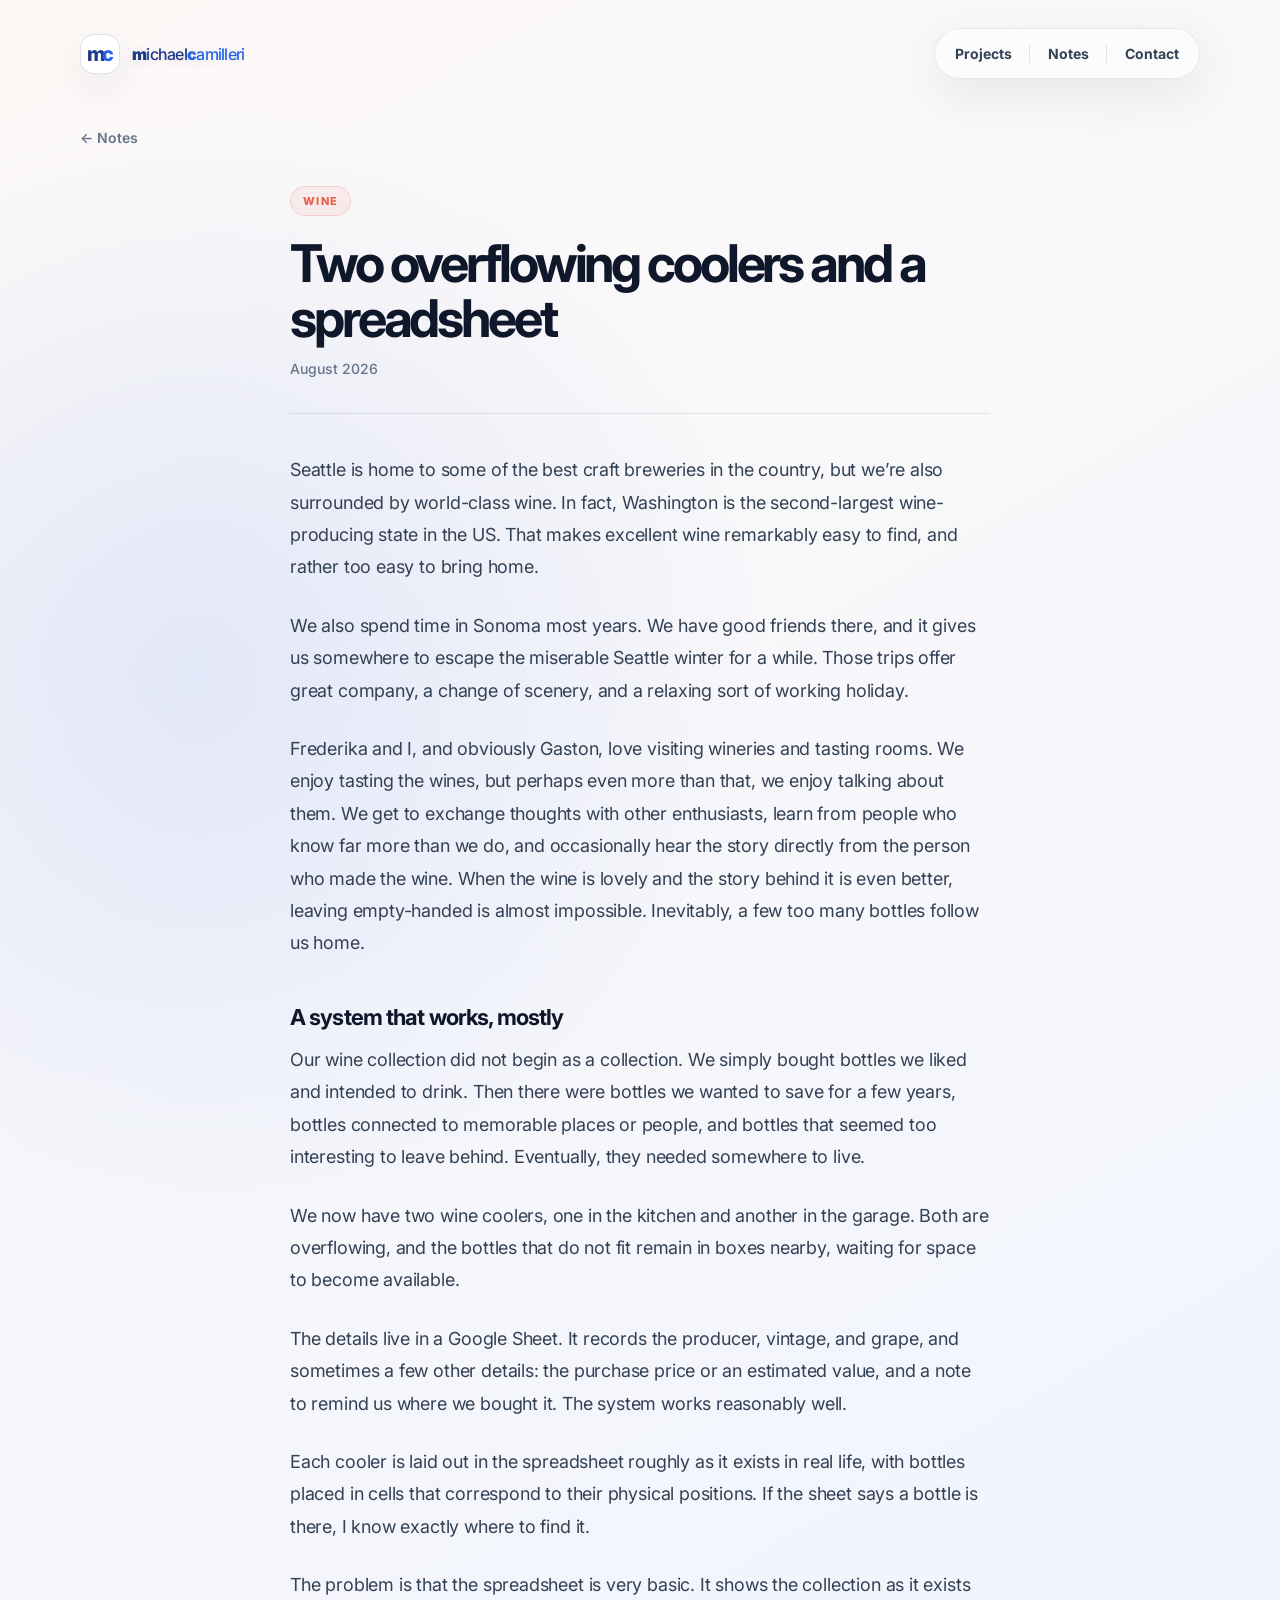
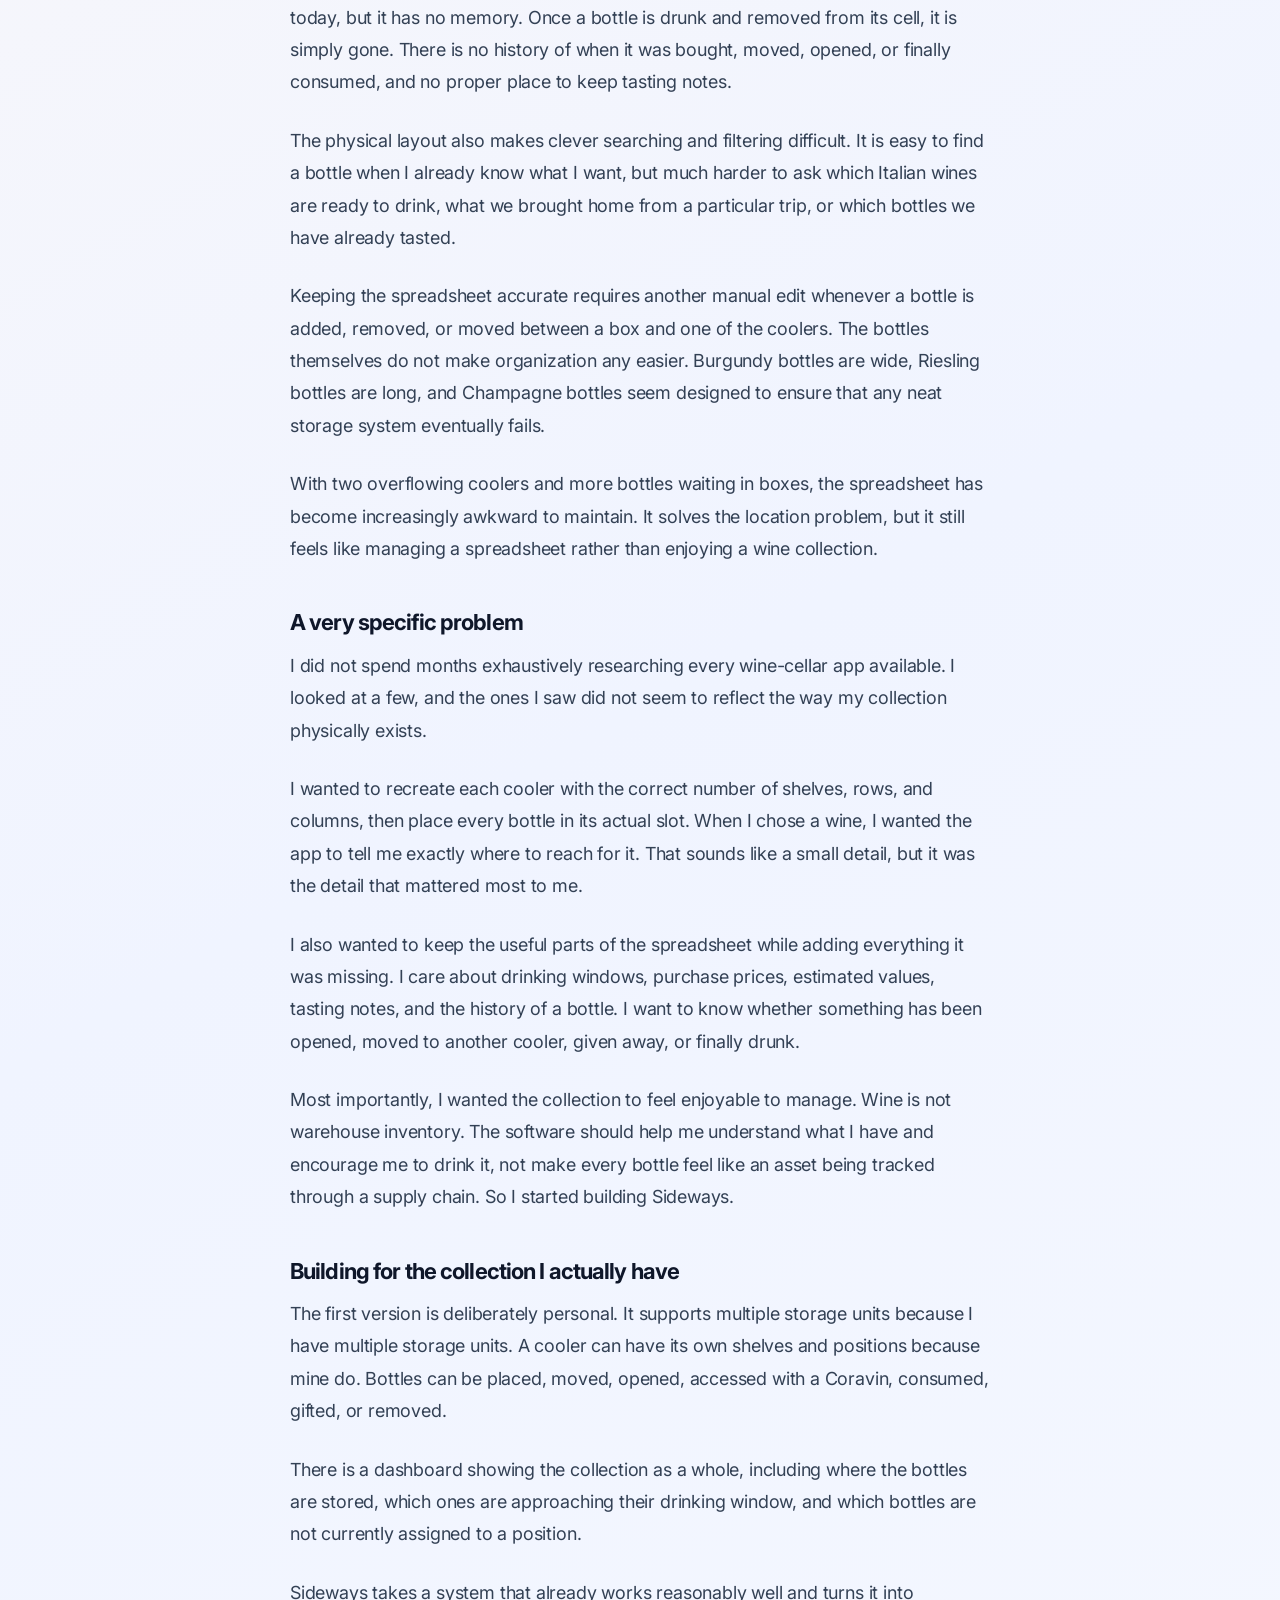
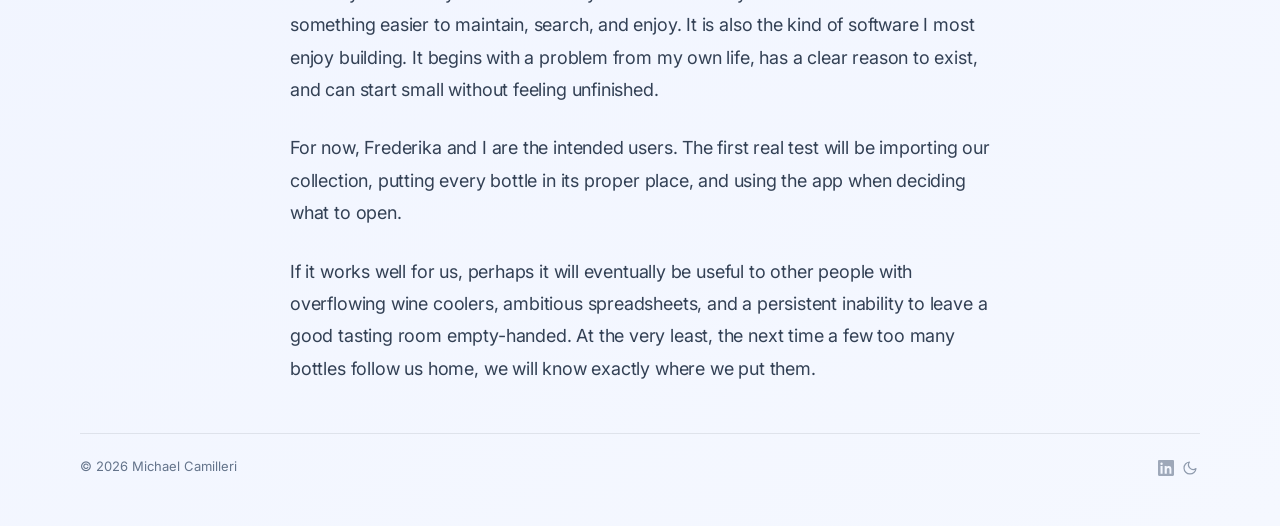
<file: notes/the-bottle-is-in-there-somewhere/index.html>
<!doctype html>
<html lang="en">
<head>
  <meta charset="utf-8" />
  <meta name="viewport" content="width=device-width, initial-scale=1" />
  <title>Two overflowing coolers and a spreadsheet · Michael Camilleri</title>
  <meta name="description" content="Washington wine, winter escapes to Sonoma, and the small piece of software I wanted for keeping track of it all." />
  <meta name="theme-color" content="#f8fafc" media="(prefers-color-scheme: light)" />
  <meta name="theme-color" content="#0c0f1a" media="(prefers-color-scheme: dark)" />
  <script>const t=localStorage.getItem('theme');const sys=window.matchMedia('(prefers-color-scheme:dark)').matches;if(t==='dark'||(t===null&&sys))document.documentElement.setAttribute('data-theme','dark');</script>
  <link rel="icon" href="../../favicon.svg" type="image/svg+xml" />
  <link rel="shortcut icon" href="../../favicon.svg" type="image/svg+xml" />
  <meta property="og:title" content="Two overflowing coolers and a spreadsheet" />
  <meta property="og:description" content="Washington wine, winter escapes to Sonoma, and the small piece of software I wanted for keeping track of it all." />
  <meta property="og:type" content="article" />
  <meta property="og:url" content="https://michaelcamilleri.net/notes/the-bottle-is-in-there-somewhere/" />
  <link rel="preconnect" href="https://fonts.googleapis.com" />
  <link rel="preconnect" href="https://fonts.gstatic.com" crossorigin />
  <link href="https://fonts.googleapis.com/css2?family=Inter:wght@400;500;600;700;800;900&display=swap" rel="stylesheet" />
  <style>
    :root { --bg:#f8fafc; --paper:rgba(255,255,255,.88); --paper-strong:rgba(255,255,255,.96); --ink:#0f172a; --muted:#64748b; --line:rgba(15,23,42,.09); --blue:#2563eb; --blue-deep:#1e3a8a; --coral:#e8614a; --shadow:0 24px 80px rgba(15,23,42,.10); --radius:28px; }
    *{box-sizing:border-box} html{scroll-behavior:smooth}
    body{margin:0;min-height:100vh;font-family:Inter,ui-sans-serif,system-ui,-apple-system,BlinkMacSystemFont,"Segoe UI",sans-serif;color:var(--ink);background:radial-gradient(circle at 15% 18%,rgba(37,99,235,.11),transparent 36rem),linear-gradient(150deg,#fdf9f7 0%,#f0f4ff 60%,#f5f8ff 100%);overflow-x:hidden}
    a{color:inherit;text-decoration:none}
    .page{width:min(1120px,calc(100% - 40px));margin:0 auto;padding:28px 0 48px}
    .nav{display:flex;align-items:center;justify-content:space-between;gap:18px;margin-bottom:48px;animation:rise 700ms ease both}
    .brand{display:inline-flex;align-items:center;gap:12px;letter-spacing:-.04em}
    .brand-name{display:inline-flex;gap:.08em;letter-spacing:-.045em;text-transform:lowercase;text-shadow:0 2px 14px rgba(15,23,42,.16)}
    .brand-word{font-weight:500}.brand-word strong{font-weight:900}
    .brand-word.dark{color:var(--blue-deep)}.brand-word.light{color:var(--blue);margin-left:-.08em}
    .brand-word.light strong{display:inline-block;transform:translateX(-.015em)}
    .mark{width:40px;height:40px;display:flex;align-items:center;justify-content:center;border:1px solid rgba(15,23,42,.12);border-radius:14px;background:var(--paper-strong);box-shadow:0 14px 42px rgba(15,23,42,.08);overflow:hidden}
    .mark-letter{display:inline-block;font-size:20px;line-height:1;font-weight:800;letter-spacing:-.17em;transform:translateX(-1px)}
    .mark-letter.dark{color:var(--blue-deep)}.mark-letter.light{color:var(--blue)}
    .nav-links{display:flex;align-items:center;gap:8px;padding:6px;border:1px solid var(--line);border-radius:999px;background:rgba(255,255,255,.58);backdrop-filter:blur(18px);box-shadow:0 14px 50px rgba(15,23,42,.08)}
    .nav-links a{padding:10px 14px;border-radius:999px;color:#334155;font-size:14px;font-weight:700;transition:background 180ms ease,color 180ms ease,transform 180ms ease}
    .nav-links a:hover{background:#fff;color:var(--ink);transform:translateY(-1px)}
    .nav-links a+a{position:relative}
    .nav-links a+a::before{content:"";position:absolute;left:-5px;top:50%;width:1px;height:18px;transform:translateY(-50%);background:rgba(15,23,42,.10);pointer-events:none;transition:opacity 180ms ease}
    .nav-links a:hover::before{opacity:0}
    .back-link{display:inline-flex;align-items:center;gap:6px;color:var(--muted);font-size:14px;font-weight:600;margin-bottom:40px;transition:color 180ms ease;animation:rise 700ms 60ms ease both}
    .back-link:hover{color:var(--ink)}
    .article{max-width:700px;margin:0 auto;animation:rise 700ms 100ms ease both}
    .article-label{display:inline-flex;align-items:center;gap:8px;margin-bottom:20px;padding:7px 12px;border:1px solid rgba(232,97,74,.2);border-radius:999px;background:rgba(232,97,74,.07);color:var(--coral);font-size:11px;font-weight:800;letter-spacing:.12em;text-transform:uppercase}
    .article h1{margin:0 0 14px;font-size:clamp(32px,5vw,52px);line-height:1.06;letter-spacing:-.06em;color:var(--ink)}
    .article-meta{margin:0 0 40px;padding-bottom:36px;border-bottom:1px solid var(--line);color:var(--muted);font-size:14px;font-weight:500}
    .article-body{font-size:18px;line-height:1.8;color:#334155;letter-spacing:-.01em}
    .article-body p{margin:0 0 26px}
    .article-body p:last-child{margin-bottom:0}
    .article-body h2{margin:44px 0 14px;font-size:22px;font-weight:700;letter-spacing:-.04em;color:var(--ink);line-height:1.2}
    .article-body a{color:var(--blue);text-decoration:underline;text-decoration-color:rgba(37,99,235,.3);text-underline-offset:3px;transition:text-decoration-color 180ms ease}
    .article-body a:hover{text-decoration-color:var(--blue)}
    .footer{display:flex;justify-content:space-between;gap:16px;margin-top:48px;padding-top:24px;border-top:1px solid var(--line);color:#64748b;font-size:13px}
    .footer-right{display:inline-flex;align-items:center;gap:6px}
    .footer-linkedin{display:inline-flex;align-items:center;opacity:.6;transition:opacity 180ms ease}
    .footer-linkedin:hover{opacity:1}
    .theme-toggle{background:none;border:none;padding:2px;color:inherit;cursor:pointer;display:inline-flex;align-items:center;opacity:.7;transition:opacity 180ms ease}
    .theme-toggle:hover{opacity:1}
    .theme-toggle svg{display:block}
    .theme-toggle .icon-sun{display:none}
    @keyframes rise{from{opacity:0;transform:translateY(18px)}to{opacity:1;transform:translateY(0)}}
    @media (prefers-reduced-motion:reduce){*,*::before,*::after{animation-duration:1ms!important;transition-duration:1ms!important}}
    :root[data-theme="dark"]{--paper:rgba(255,255,255,.07);--paper-strong:rgba(255,255,255,.12);--ink:#f1f5f9;--muted:#94a3b8;--line:rgba(255,255,255,.10);--blue:#60a5fa;--blue-deep:#93c5fd;--shadow:0 24px 80px rgba(0,0,0,.5)}
    [data-theme="dark"] body{background:radial-gradient(circle at 15% 18%,rgba(59,130,246,.14),transparent 36rem),linear-gradient(150deg,#0c0f1a 0%,#0f172a 60%,#0c1520 100%)}
    [data-theme="dark"] .nav-links{background:rgba(15,23,42,.7)}
    [data-theme="dark"] .nav-links a{color:#94a3b8}
    [data-theme="dark"] .nav-links a:hover{background:rgba(255,255,255,.08);color:#f1f5f9}
    [data-theme="dark"] .nav-links a+a::before{background:rgba(255,255,255,.10)}
    [data-theme="dark"] .article-label{border-color:rgba(232,97,74,.3);background:rgba(232,97,74,.1)}
    [data-theme="dark"] .article-body{color:#94a3b8}
    [data-theme="dark"] .theme-toggle .icon-sun{display:block}
    [data-theme="dark"] .theme-toggle .icon-moon{display:none}
    @media (max-width:620px){
      .page{width:min(100% - 28px,1120px);padding-top:16px}
      .nav-links{display:none}
      .nav{margin-bottom:28px}
      .article-body{font-size:17px}
      .footer{display:block}
      .footer span:last-child{display:flex;align-items:center;gap:6px;margin-top:8px}
    }
  </style>
</head>
<body>
  <main class="page">
    <header class="nav" aria-label="Primary navigation">
      <a class="brand" href="../../" aria-label="Michael Camilleri home">
        <span class="mark" aria-hidden="true"><span class="mark-letter dark">m</span><span class="mark-letter light">c</span></span>
        <span class="brand-name"><span class="brand-word dark"><strong>m</strong>ichael</span><span class="brand-word light"><strong>c</strong>amilleri</span></span>
      </a>
      <nav class="nav-links" aria-label="Page sections">
        <a href="../../#projects">Projects</a>
        <a href="../../#notes">Notes</a>
        <a href="../../#contact">Contact</a>
      </nav>
    </header>

    <a href="../../#notes" class="back-link">← Notes</a>

    <article class="article">
      <div class="article-label">Wine</div>
      <h1>Two overflowing coolers and a spreadsheet</h1>
      <p class="article-meta">August 2026</p>

      <div class="article-body">
        <p>Seattle is home to some of the best craft breweries in the country, but we’re also surrounded by world-class wine. In fact, Washington is the second-largest wine-producing state in the US. That makes excellent wine remarkably easy to find, and rather too easy to bring home.</p>

        <p>We also spend time in Sonoma most years. We have good friends there, and it gives us somewhere to escape the miserable Seattle winter for a while. Those trips offer great company, a change of scenery, and a relaxing sort of working holiday.</p>

        <p>Frederika and I, and obviously Gaston, love visiting wineries and tasting rooms. We enjoy tasting the wines, but perhaps even more than that, we enjoy talking about them. We get to exchange thoughts with other enthusiasts, learn from people who know far more than we do, and occasionally hear the story directly from the person who made the wine. When the wine is lovely and the story behind it is even better, leaving empty-handed is almost impossible. Inevitably, a few too many bottles follow us home.</p>

        <h2>A system that works, mostly</h2>

        <p>Our wine collection did not begin as a collection. We simply bought bottles we liked and intended to drink. Then there were bottles we wanted to save for a few years, bottles connected to memorable places or people, and bottles that seemed too interesting to leave behind. Eventually, they needed somewhere to live.</p>

        <p>We now have two wine coolers, one in the kitchen and another in the garage. Both are overflowing, and the bottles that do not fit remain in boxes nearby, waiting for space to become available.</p>

        <p>The details live in a Google Sheet. It records the producer, vintage, and grape, and sometimes a few other details: the purchase price or an estimated value, and a note to remind us where we bought it. The system works reasonably well.</p>

        <p>Each cooler is laid out in the spreadsheet roughly as it exists in real life, with bottles placed in cells that correspond to their physical positions. If the sheet says a bottle is there, I know exactly where to find it.</p>

        <p>The problem is that the spreadsheet is very basic. It shows the collection as it exists today, but it has no memory. Once a bottle is drunk and removed from its cell, it is simply gone. There is no history of when it was bought, moved, opened, or finally consumed, and no proper place to keep tasting notes.</p>

        <p>The physical layout also makes clever searching and filtering difficult. It is easy to find a bottle when I already know what I want, but much harder to ask which Italian wines are ready to drink, what we brought home from a particular trip, or which bottles we have already tasted.</p>

        <p>Keeping the spreadsheet accurate requires another manual edit whenever a bottle is added, removed, or moved between a box and one of the coolers. The bottles themselves do not make organization any easier. Burgundy bottles are wide, Riesling bottles are long, and Champagne bottles seem designed to ensure that any neat storage system eventually fails.</p>

        <p>With two overflowing coolers and more bottles waiting in boxes, the spreadsheet has become increasingly awkward to maintain. It solves the location problem, but it still feels like managing a spreadsheet rather than enjoying a wine collection.</p>

        <h2>A very specific problem</h2>

        <p>I did not spend months exhaustively researching every wine-cellar app available. I looked at a few, and the ones I saw did not seem to reflect the way my collection physically exists.</p>

        <p>I wanted to recreate each cooler with the correct number of shelves, rows, and columns, then place every bottle in its actual slot. When I chose a wine, I wanted the app to tell me exactly where to reach for it. That sounds like a small detail, but it was the detail that mattered most to me.</p>

        <p>I also wanted to keep the useful parts of the spreadsheet while adding everything it was missing. I care about drinking windows, purchase prices, estimated values, tasting notes, and the history of a bottle. I want to know whether something has been opened, moved to another cooler, given away, or finally drunk.</p>

        <p>Most importantly, I wanted the collection to feel enjoyable to manage. Wine is not warehouse inventory. The software should help me understand what I have and encourage me to drink it, not make every bottle feel like an asset being tracked through a supply chain. So I started building Sideways.</p>

        <h2>Building for the collection I actually have</h2>

        <p>The first version is deliberately personal. It supports multiple storage units because I have multiple storage units. A cooler can have its own shelves and positions because mine do. Bottles can be placed, moved, opened, accessed with a Coravin, consumed, gifted, or removed.</p>

        <p>There is a dashboard showing the collection as a whole, including where the bottles are stored, which ones are approaching their drinking window, and which bottles are not currently assigned to a position.</p>

        <p>Sideways takes a system that already works reasonably well and turns it into something easier to maintain, search, and enjoy. It is also the kind of software I most enjoy building. It begins with a problem from my own life, has a clear reason to exist, and can start small without feeling unfinished.</p>

        <p>For now, Frederika and I are the intended users. The first real test will be importing our collection, putting every bottle in its proper place, and using the app when deciding what to open.</p>

        <p>If it works well for us, perhaps it will eventually be useful to other people with overflowing wine coolers, ambitious spreadsheets, and a persistent inability to leave a good tasting room empty-handed. At the very least, the next time a few too many bottles follow us home, we will know exactly where we put them.</p>
      </div>
    </article>

    <footer class="footer">
      <span>© 2026 Michael Camilleri</span>
      <span class="footer-right">
        <a href="https://www.linkedin.com/in/mcamilleri" target="_blank" rel="noopener noreferrer" aria-label="LinkedIn" class="footer-linkedin">
          <svg viewBox="0 0 24 24" width="16" height="16" fill="currentColor" aria-hidden="true">
            <path d="M20.447 20.452H17.21v-5.569c0-1.328-.027-3.037-1.852-3.037-1.853 0-2.136 1.445-2.136 2.939v5.667H9.984V9h3.105v1.561h.044c.432-.82 1.49-1.684 3.066-1.684 3.279 0 3.884 2.158 3.884 4.966v6.609zM5.337 7.433a1.8 1.8 0 1 1 0-3.6 1.8 1.8 0 0 1 0 3.6zm1.554 13.019H3.782V9h3.109v11.452zM22.225 0H1.771C.792 0 0 .774 0 1.729v20.542C0 23.227.792 24 1.771 24h20.451C23.2 24 24 23.227 24 22.271V1.729C24 .774 23.2 0 22.222 0h.003z"/>
          </svg>
        </a>
        <button type="button" class="theme-toggle" id="themeToggle" aria-label="Switch to dark mode">
          <svg class="icon-moon" viewBox="0 0 24 24" width="16" height="16" fill="none" stroke="currentColor" stroke-width="1.8" stroke-linecap="round" stroke-linejoin="round" aria-hidden="true">
            <path d="M21 12.79A9 9 0 1 1 11.21 3 7 7 0 0 0 21 12.79z"/>
          </svg>
          <svg class="icon-sun" viewBox="0 0 24 24" width="16" height="16" fill="none" stroke="currentColor" stroke-width="1.8" stroke-linecap="round" stroke-linejoin="round" aria-hidden="true">
            <circle cx="12" cy="12" r="4"/>
            <path d="M12 2v2M12 20v2M4.93 4.93l1.41 1.41M17.66 17.66l1.41 1.41M2 12h2M20 12h2M4.93 19.07l1.41-1.41M17.66 6.34l1.41-1.41"/>
          </svg>
        </button>
      </span>
    </footer>
  </main>
  <script>
    const themeToggle = document.getElementById('themeToggle');
    if (themeToggle) {
      const html = document.documentElement;
      const updateLabel = () => {
        const isDark = html.getAttribute('data-theme') === 'dark';
        themeToggle.setAttribute('aria-label', isDark ? 'Switch to light mode' : 'Switch to dark mode');
      };
      updateLabel();
      themeToggle.addEventListener('click', () => {
        const isDark = html.getAttribute('data-theme') === 'dark';
        if (isDark) { html.removeAttribute('data-theme'); localStorage.setItem('theme', 'light'); }
        else { html.setAttribute('data-theme', 'dark'); localStorage.setItem('theme', 'dark'); }
        updateLabel();
      });
    }
  </script>
</body>
</html>
</file>
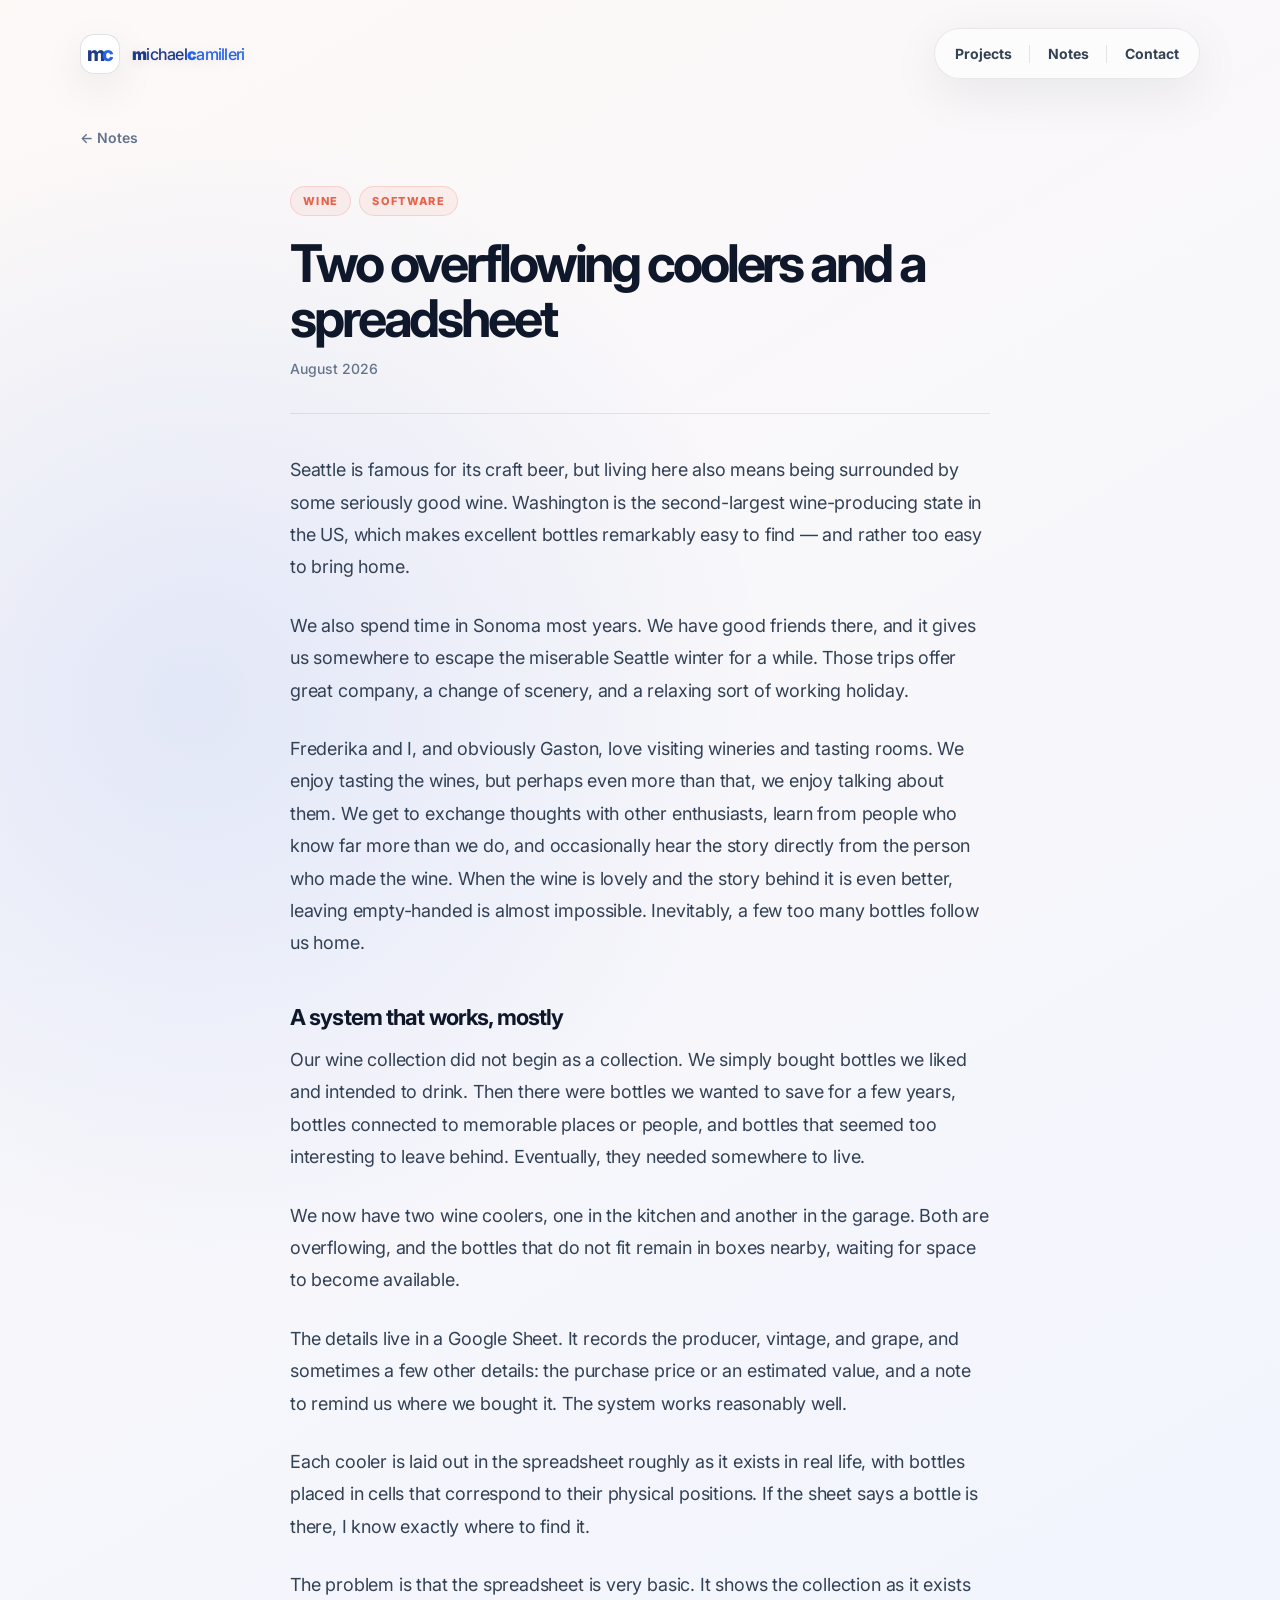
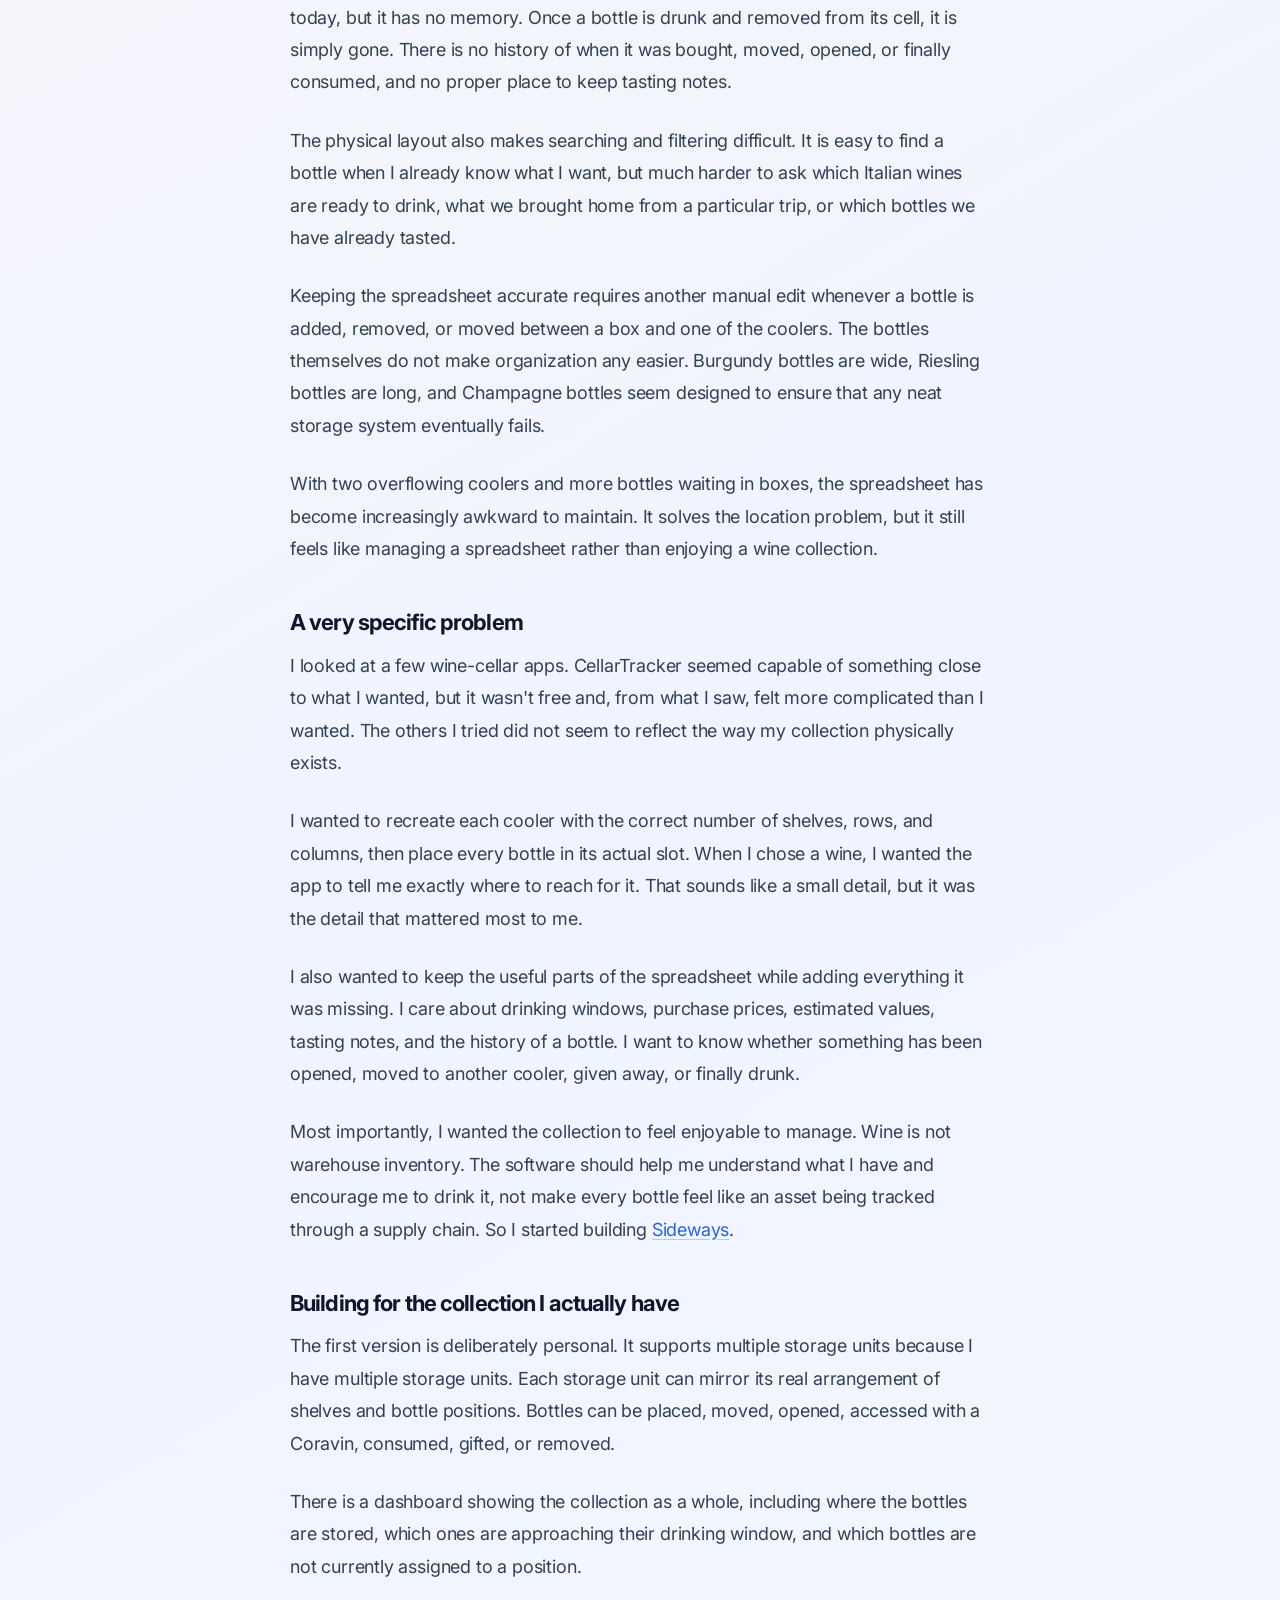
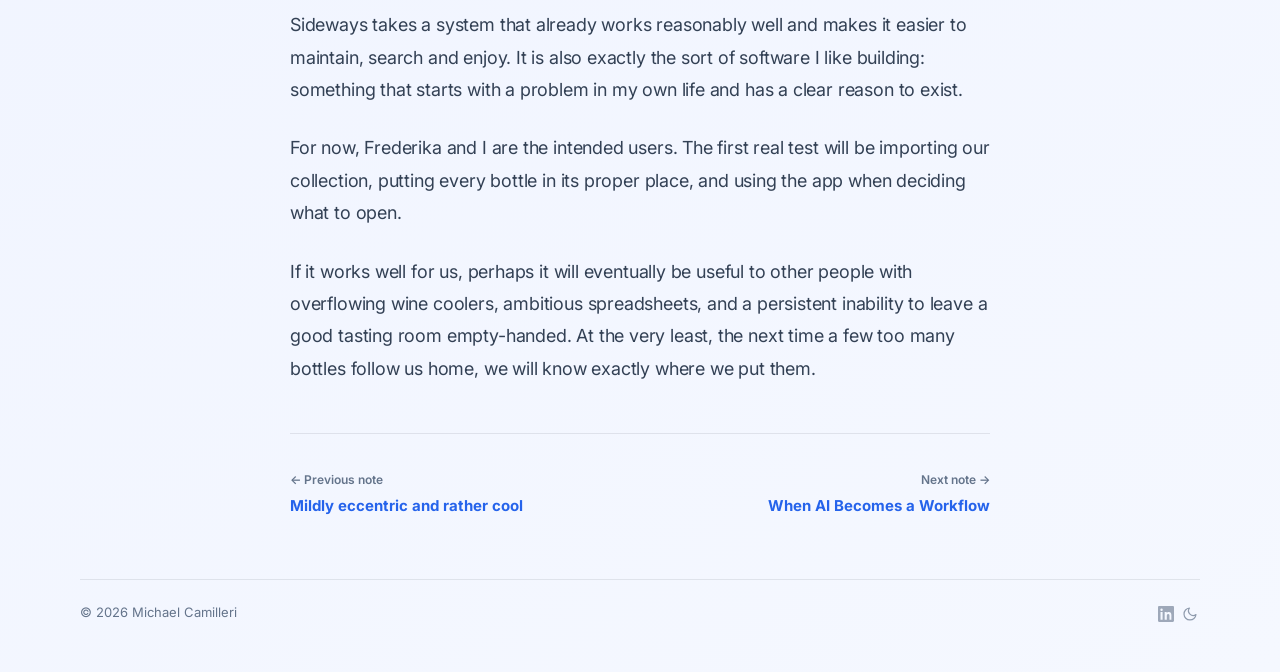
<file: notes/two-overflowing-coolers-and-a-spreadsheet/index.html>
<!doctype html>
<html lang="en">
<head>
  <meta charset="utf-8" />
  <meta name="viewport" content="width=device-width, initial-scale=1" />
  <title>Two overflowing coolers and a spreadsheet · Michael Camilleri</title>
  <meta name="description" content="Washington wine, winter escapes to Sonoma, and the small piece of software I wanted for keeping track of it all." />
  <meta name="theme-color" content="#f8fafc" media="(prefers-color-scheme: light)" />
  <meta name="theme-color" content="#0c0f1a" media="(prefers-color-scheme: dark)" />
  <script>const t=localStorage.getItem('theme');const sys=window.matchMedia('(prefers-color-scheme:dark)').matches;if(t==='dark'||(t===null&&sys))document.documentElement.setAttribute('data-theme','dark');</script>
  <link rel="icon" href="../../favicon.svg" type="image/svg+xml" />
  <link rel="shortcut icon" href="../../favicon.svg" type="image/svg+xml" />
  <meta property="og:title" content="Two overflowing coolers and a spreadsheet" />
  <meta property="og:description" content="Washington wine, winter escapes to Sonoma, and the small piece of software I wanted for keeping track of it all." />
  <meta property="og:type" content="article" />
  <meta property="og:url" content="https://michaelcamilleri.net/notes/two-overflowing-coolers-and-a-spreadsheet/" />
  <link rel="preconnect" href="https://fonts.googleapis.com" />
  <link rel="preconnect" href="https://fonts.gstatic.com" crossorigin />
  <link href="https://fonts.googleapis.com/css2?family=Inter:wght@400;500;600;700;800;900&display=swap" rel="stylesheet" />
  <style>
    :root { --bg:#f8fafc; --paper:rgba(255,255,255,.88); --paper-strong:rgba(255,255,255,.96); --ink:#0f172a; --muted:#64748b; --line:rgba(15,23,42,.09); --blue:#2563eb; --blue-deep:#1e3a8a; --coral:#e8614a; --shadow:0 24px 80px rgba(15,23,42,.10); --radius:28px; }
    *{box-sizing:border-box} html{scroll-behavior:smooth}
    body{margin:0;min-height:100vh;font-family:Inter,ui-sans-serif,system-ui,-apple-system,BlinkMacSystemFont,"Segoe UI",sans-serif;color:var(--ink);background:radial-gradient(circle at 15% 18%,rgba(37,99,235,.11),transparent 36rem),linear-gradient(150deg,#fdf9f7 0%,#f0f4ff 60%,#f5f8ff 100%);overflow-x:hidden}
    a{color:inherit;text-decoration:none}
    .page{width:min(1120px,calc(100% - 40px));margin:0 auto;padding:28px 0 48px}
    .nav{display:flex;align-items:center;justify-content:space-between;gap:18px;margin-bottom:48px;animation:rise 700ms ease both}
    .brand{display:inline-flex;align-items:center;gap:12px;letter-spacing:-.04em}
    .brand-name{display:inline-flex;gap:.08em;letter-spacing:-.045em;text-transform:lowercase;text-shadow:0 2px 14px rgba(15,23,42,.16)}
    .brand-word{font-weight:500}.brand-word strong{font-weight:900}
    .brand-word.dark{color:var(--blue-deep)}.brand-word.light{color:var(--blue);margin-left:-.08em}
    .brand-word.light strong{display:inline-block;transform:translateX(-.015em)}
    .mark{width:40px;height:40px;display:flex;align-items:center;justify-content:center;border:1px solid rgba(15,23,42,.12);border-radius:14px;background:var(--paper-strong);box-shadow:0 14px 42px rgba(15,23,42,.08);overflow:hidden}
    .mark-letter{display:inline-block;font-size:20px;line-height:1;font-weight:800;letter-spacing:-.17em;transform:translateX(-1px)}
    .mark-letter.dark{color:var(--blue-deep)}.mark-letter.light{color:var(--blue)}
    .nav-links{display:flex;align-items:center;gap:8px;padding:6px;border:1px solid var(--line);border-radius:999px;background:rgba(255,255,255,.58);backdrop-filter:blur(18px);box-shadow:0 14px 50px rgba(15,23,42,.08)}
    .nav-links a{padding:10px 14px;border-radius:999px;color:#334155;font-size:14px;font-weight:700;transition:background 180ms ease,color 180ms ease,transform 180ms ease}
    .nav-links a:hover{background:#fff;color:var(--ink);transform:translateY(-1px)}
    .nav-links a+a{position:relative}
    .nav-links a+a::before{content:"";position:absolute;left:-5px;top:50%;width:1px;height:18px;transform:translateY(-50%);background:rgba(15,23,42,.10);pointer-events:none;transition:opacity 180ms ease}
    .nav-links a:hover::before{opacity:0}
    .back-link{display:inline-flex;align-items:center;gap:6px;color:var(--muted);font-size:14px;font-weight:600;margin-bottom:40px;transition:color 180ms ease;animation:rise 700ms 60ms ease both}
    .back-link:hover{color:var(--ink)}
    .article{max-width:700px;margin:0 auto;animation:rise 700ms 100ms ease both}
    .article-label{display:inline-flex;align-items:center;gap:8px;margin-bottom:20px;padding:7px 12px;border:1px solid rgba(232,97,74,.2);border-radius:999px;background:rgba(232,97,74,.07);color:var(--coral);font-size:11px;font-weight:800;letter-spacing:.12em;text-transform:uppercase}
    .article h1{margin:0 0 14px;font-size:clamp(32px,5vw,52px);line-height:1.06;letter-spacing:-.06em;color:var(--ink)}
    .article-meta{margin:0 0 40px;padding-bottom:36px;border-bottom:1px solid var(--line);color:var(--muted);font-size:14px;font-weight:500}
    .article-body{font-size:18px;line-height:1.8;color:#334155;letter-spacing:-.01em}
    .article-body p{margin:0 0 26px}
    .article-body p:last-child{margin-bottom:0}
    .article-body h2{margin:44px 0 14px;font-size:22px;font-weight:700;letter-spacing:-.04em;color:var(--ink);line-height:1.2}
    .article-body a{color:var(--blue);text-decoration:underline;text-decoration-color:rgba(37,99,235,.3);text-underline-offset:3px;transition:text-decoration-color 180ms ease}
    .article-body a:hover{text-decoration-color:var(--blue)}
    .footer{display:flex;justify-content:space-between;gap:16px;margin-top:48px;padding-top:24px;border-top:1px solid var(--line);color:#64748b;font-size:13px}
    .footer-right{display:inline-flex;align-items:center;gap:6px}
    .footer-linkedin{display:inline-flex;align-items:center;opacity:.6;transition:opacity 180ms ease}
    .footer-linkedin:hover{opacity:1}
    .theme-toggle{background:none;border:none;padding:2px;color:inherit;cursor:pointer;display:inline-flex;align-items:center;opacity:.7;transition:opacity 180ms ease}
    .theme-toggle:hover{opacity:1}
    .theme-toggle svg{display:block}
    .theme-toggle .icon-sun{display:none}
    @keyframes rise{from{opacity:0;transform:translateY(18px)}to{opacity:1;transform:translateY(0)}}
    @media (prefers-reduced-motion:reduce){*,*::before,*::after{animation-duration:1ms!important;transition-duration:1ms!important}}
    :root[data-theme="dark"]{--paper:rgba(255,255,255,.07);--paper-strong:rgba(255,255,255,.12);--ink:#f1f5f9;--muted:#94a3b8;--line:rgba(255,255,255,.10);--blue:#60a5fa;--blue-deep:#93c5fd;--shadow:0 24px 80px rgba(0,0,0,.5)}
    [data-theme="dark"] body{background:radial-gradient(circle at 15% 18%,rgba(59,130,246,.14),transparent 36rem),linear-gradient(150deg,#0c0f1a 0%,#0f172a 60%,#0c1520 100%)}
    [data-theme="dark"] .nav-links{background:rgba(15,23,42,.7)}
    [data-theme="dark"] .nav-links a{color:#94a3b8}
    [data-theme="dark"] .nav-links a:hover{background:rgba(255,255,255,.08);color:#f1f5f9}
    [data-theme="dark"] .nav-links a+a::before{background:rgba(255,255,255,.10)}
    [data-theme="dark"] .article-label{border-color:rgba(232,97,74,.3);background:rgba(232,97,74,.1)}
    [data-theme="dark"] .article-body{color:#94a3b8}
    [data-theme="dark"] .theme-toggle .icon-sun{display:block}
    [data-theme="dark"] .theme-toggle .icon-moon{display:none}
    @media (max-width:620px){
      .page{width:min(100% - 28px,1120px);padding-top:16px}
      .nav-links{display:none}
      .nav{margin-bottom:28px}
      .article-body{font-size:17px}
      .footer{display:block}
      .footer span:last-child{display:flex;align-items:center;gap:6px;margin-top:8px}
    }
  
    .article-pagination {
      display: grid;
      grid-template-columns: repeat(2, minmax(0, 1fr));
      gap: 20px;
      margin-top: 48px;
      padding-top: 24px;
      border-top: 1px solid var(--line);
    }
    .article-pagination a {
      display: block;
      min-width: 0;
      padding: 14px 0;
      text-decoration: none;
    }
    .article-pagination a.next { grid-column: 2; text-align: right; }
    .article-pagination .direction {
      display: block;
      margin-bottom: 8px;
      color: var(--muted);
      font-size: 12px;
      font-weight: 600;
    }
    .article-pagination strong {
      display: block;
      color: var(--blue);
      font-size: 15px;
      font-weight: 700;
      line-height: 1.45;
    }
    .article-pagination a:hover strong { text-decoration: underline; }
    @media (max-width: 620px) {
      .article-pagination { grid-template-columns: 1fr; gap: 4px; }
      .article-pagination a.next { grid-column: 1; text-align: left; }
    }
  </style>
</head>
<body>
  <main class="page">
    <header class="nav" aria-label="Primary navigation">
      <a class="brand" href="../../" aria-label="Michael Camilleri home">
        <span class="mark" aria-hidden="true"><span class="mark-letter dark">m</span><span class="mark-letter light">c</span></span>
        <span class="brand-name"><span class="brand-word dark"><strong>m</strong>ichael</span><span class="brand-word light"><strong>c</strong>amilleri</span></span>
      </a>
      <nav class="nav-links" aria-label="Page sections">
        <a href="../../#projects">Projects</a>
        <a href="/notes/">Notes</a>
        <a href="../../#contact">Contact</a>
      </nav>
    </header>

    <a href="/notes/" class="back-link">← Notes</a>

    <article class="article">
      <div style="display:flex;flex-wrap:wrap;gap:8px;margin-bottom:20px">
        <div class="article-label" style="margin-bottom:0">Wine</div>
        <div class="article-label" style="margin-bottom:0">Software</div>
      </div>
      <h1>Two overflowing coolers and a spreadsheet</h1>
      <p class="article-meta">August 2026</p>

      <div class="article-body">
        <p>Seattle is famous for its craft beer, but living here also means being surrounded by some seriously good wine. Washington is the second-largest wine-producing state in the US, which makes excellent bottles remarkably easy to find — and rather too easy to bring home.</p>

        <p>We also spend time in Sonoma most years. We have good friends there, and it gives us somewhere to escape the miserable Seattle winter for a while. Those trips offer great company, a change of scenery, and a relaxing sort of working holiday.</p>

        <p>Frederika and I, and obviously Gaston, love visiting wineries and tasting rooms. We enjoy tasting the wines, but perhaps even more than that, we enjoy talking about them. We get to exchange thoughts with other enthusiasts, learn from people who know far more than we do, and occasionally hear the story directly from the person who made the wine. When the wine is lovely and the story behind it is even better, leaving empty-handed is almost impossible. Inevitably, a few too many bottles follow us home.</p>

        <h2>A system that works, mostly</h2>

        <p>Our wine collection did not begin as a collection. We simply bought bottles we liked and intended to drink. Then there were bottles we wanted to save for a few years, bottles connected to memorable places or people, and bottles that seemed too interesting to leave behind. Eventually, they needed somewhere to live.</p>

        <p>We now have two wine coolers, one in the kitchen and another in the garage. Both are overflowing, and the bottles that do not fit remain in boxes nearby, waiting for space to become available.</p>

        <p>The details live in a Google Sheet. It records the producer, vintage, and grape, and sometimes a few other details: the purchase price or an estimated value, and a note to remind us where we bought it. The system works reasonably well.</p>

        <p>Each cooler is laid out in the spreadsheet roughly as it exists in real life, with bottles placed in cells that correspond to their physical positions. If the sheet says a bottle is there, I know exactly where to find it.</p>

        <p>The problem is that the spreadsheet is very basic. It shows the collection as it exists today, but it has no memory. Once a bottle is drunk and removed from its cell, it is simply gone. There is no history of when it was bought, moved, opened, or finally consumed, and no proper place to keep tasting notes.</p>

        <p>The physical layout also makes searching and filtering difficult. It is easy to find a bottle when I already know what I want, but much harder to ask which Italian wines are ready to drink, what we brought home from a particular trip, or which bottles we have already tasted.</p>

        <p>Keeping the spreadsheet accurate requires another manual edit whenever a bottle is added, removed, or moved between a box and one of the coolers. The bottles themselves do not make organization any easier. Burgundy bottles are wide, Riesling bottles are long, and Champagne bottles seem designed to ensure that any neat storage system eventually fails.</p>

        <p>With two overflowing coolers and more bottles waiting in boxes, the spreadsheet has become increasingly awkward to maintain. It solves the location problem, but it still feels like managing a spreadsheet rather than enjoying a wine collection.</p>

        <h2>A very specific problem</h2>

        <p>I looked at a few wine-cellar apps. CellarTracker seemed capable of something close to what I wanted, but it wasn't free and, from what I saw, felt more complicated than I wanted. The others I tried did not seem to reflect the way my collection physically exists.</p>

        <p>I wanted to recreate each cooler with the correct number of shelves, rows, and columns, then place every bottle in its actual slot. When I chose a wine, I wanted the app to tell me exactly where to reach for it. That sounds like a small detail, but it was the detail that mattered most to me.</p>

        <p>I also wanted to keep the useful parts of the spreadsheet while adding everything it was missing. I care about drinking windows, purchase prices, estimated values, tasting notes, and the history of a bottle. I want to know whether something has been opened, moved to another cooler, given away, or finally drunk.</p>

        <p>Most importantly, I wanted the collection to feel enjoyable to manage. Wine is not warehouse inventory. The software should help me understand what I have and encourage me to drink it, not make every bottle feel like an asset being tracked through a supply chain. So I started building <a href="https://sideways.wine/" target="_blank" rel="noopener noreferrer">Sideways</a>.</p>

        <h2>Building for the collection I actually have</h2>

        <p>The first version is deliberately personal. It supports multiple storage units because I have multiple storage units. Each storage unit can mirror its real arrangement of shelves and bottle positions. Bottles can be placed, moved, opened, accessed with a Coravin, consumed, gifted, or removed.</p>

        <p>There is a dashboard showing the collection as a whole, including where the bottles are stored, which ones are approaching their drinking window, and which bottles are not currently assigned to a position.</p>

        <p>Sideways takes a system that already works reasonably well and makes it easier to maintain, search and enjoy. It is also exactly the sort of software I like building: something that starts with a problem in my own life and has a clear reason to exist.</p>

        <p>For now, Frederika and I are the intended users. The first real test will be importing our collection, putting every bottle in its proper place, and using the app when deciding what to open.</p>

        <p>If it works well for us, perhaps it will eventually be useful to other people with overflowing wine coolers, ambitious spreadsheets, and a persistent inability to leave a good tasting room empty-handed. At the very least, the next time a few too many bottles follow us home, we will know exactly where we put them.</p>
      </div>
      <nav class="article-pagination" aria-label="Previous and next notes">
        <a class="previous" rel="prev" href="/notes/mildly-eccentric-and-rather-cool/">
          <span class="direction">← Previous note</span>
          <strong>Mildly eccentric and rather cool</strong>
        </a>
        <a class="next" rel="next" href="/notes/when-ai-becomes-a-workflow/">
          <span class="direction">Next note →</span>
          <strong>When AI Becomes a Workflow</strong>
        </a>
      </nav>
    </article>

    <footer class="footer">
      <span>© 2026 Michael Camilleri</span>
      <span class="footer-right">
        <a href="https://www.linkedin.com/in/mcamilleri" target="_blank" rel="noopener noreferrer" aria-label="LinkedIn" class="footer-linkedin">
          <svg viewBox="0 0 24 24" width="16" height="16" fill="currentColor" aria-hidden="true">
            <path d="M20.447 20.452H17.21v-5.569c0-1.328-.027-3.037-1.852-3.037-1.853 0-2.136 1.445-2.136 2.939v5.667H9.984V9h3.105v1.561h.044c.432-.82 1.49-1.684 3.066-1.684 3.279 0 3.884 2.158 3.884 4.966v6.609zM5.337 7.433a1.8 1.8 0 1 1 0-3.6 1.8 1.8 0 0 1 0 3.6zm1.554 13.019H3.782V9h3.109v11.452zM22.225 0H1.771C.792 0 0 .774 0 1.729v20.542C0 23.227.792 24 1.771 24h20.451C23.2 24 24 23.227 24 22.271V1.729C24 .774 23.2 0 22.222 0h.003z"/>
          </svg>
        </a>
        <button type="button" class="theme-toggle" id="themeToggle" aria-label="Switch to dark mode">
          <svg class="icon-moon" viewBox="0 0 24 24" width="16" height="16" fill="none" stroke="currentColor" stroke-width="1.8" stroke-linecap="round" stroke-linejoin="round" aria-hidden="true">
            <path d="M21 12.79A9 9 0 1 1 11.21 3 7 7 0 0 0 21 12.79z"/>
          </svg>
          <svg class="icon-sun" viewBox="0 0 24 24" width="16" height="16" fill="none" stroke="currentColor" stroke-width="1.8" stroke-linecap="round" stroke-linejoin="round" aria-hidden="true">
            <circle cx="12" cy="12" r="4"/>
            <path d="M12 2v2M12 20v2M4.93 4.93l1.41 1.41M17.66 17.66l1.41 1.41M2 12h2M20 12h2M4.93 19.07l1.41-1.41M17.66 6.34l1.41-1.41"/>
          </svg>
        </button>
      </span>
    </footer>
  </main>
  <script>
    const themeToggle = document.getElementById('themeToggle');
    if (themeToggle) {
      const html = document.documentElement;
      const updateLabel = () => {
        const isDark = html.getAttribute('data-theme') === 'dark';
        themeToggle.setAttribute('aria-label', isDark ? 'Switch to light mode' : 'Switch to dark mode');
      };
      updateLabel();
      themeToggle.addEventListener('click', () => {
        const isDark = html.getAttribute('data-theme') === 'dark';
        if (isDark) { html.removeAttribute('data-theme'); localStorage.setItem('theme', 'light'); }
        else { html.setAttribute('data-theme', 'dark'); localStorage.setItem('theme', 'dark'); }
        updateLabel();
      });
    }
  </script>
</body>
</html>
</file>
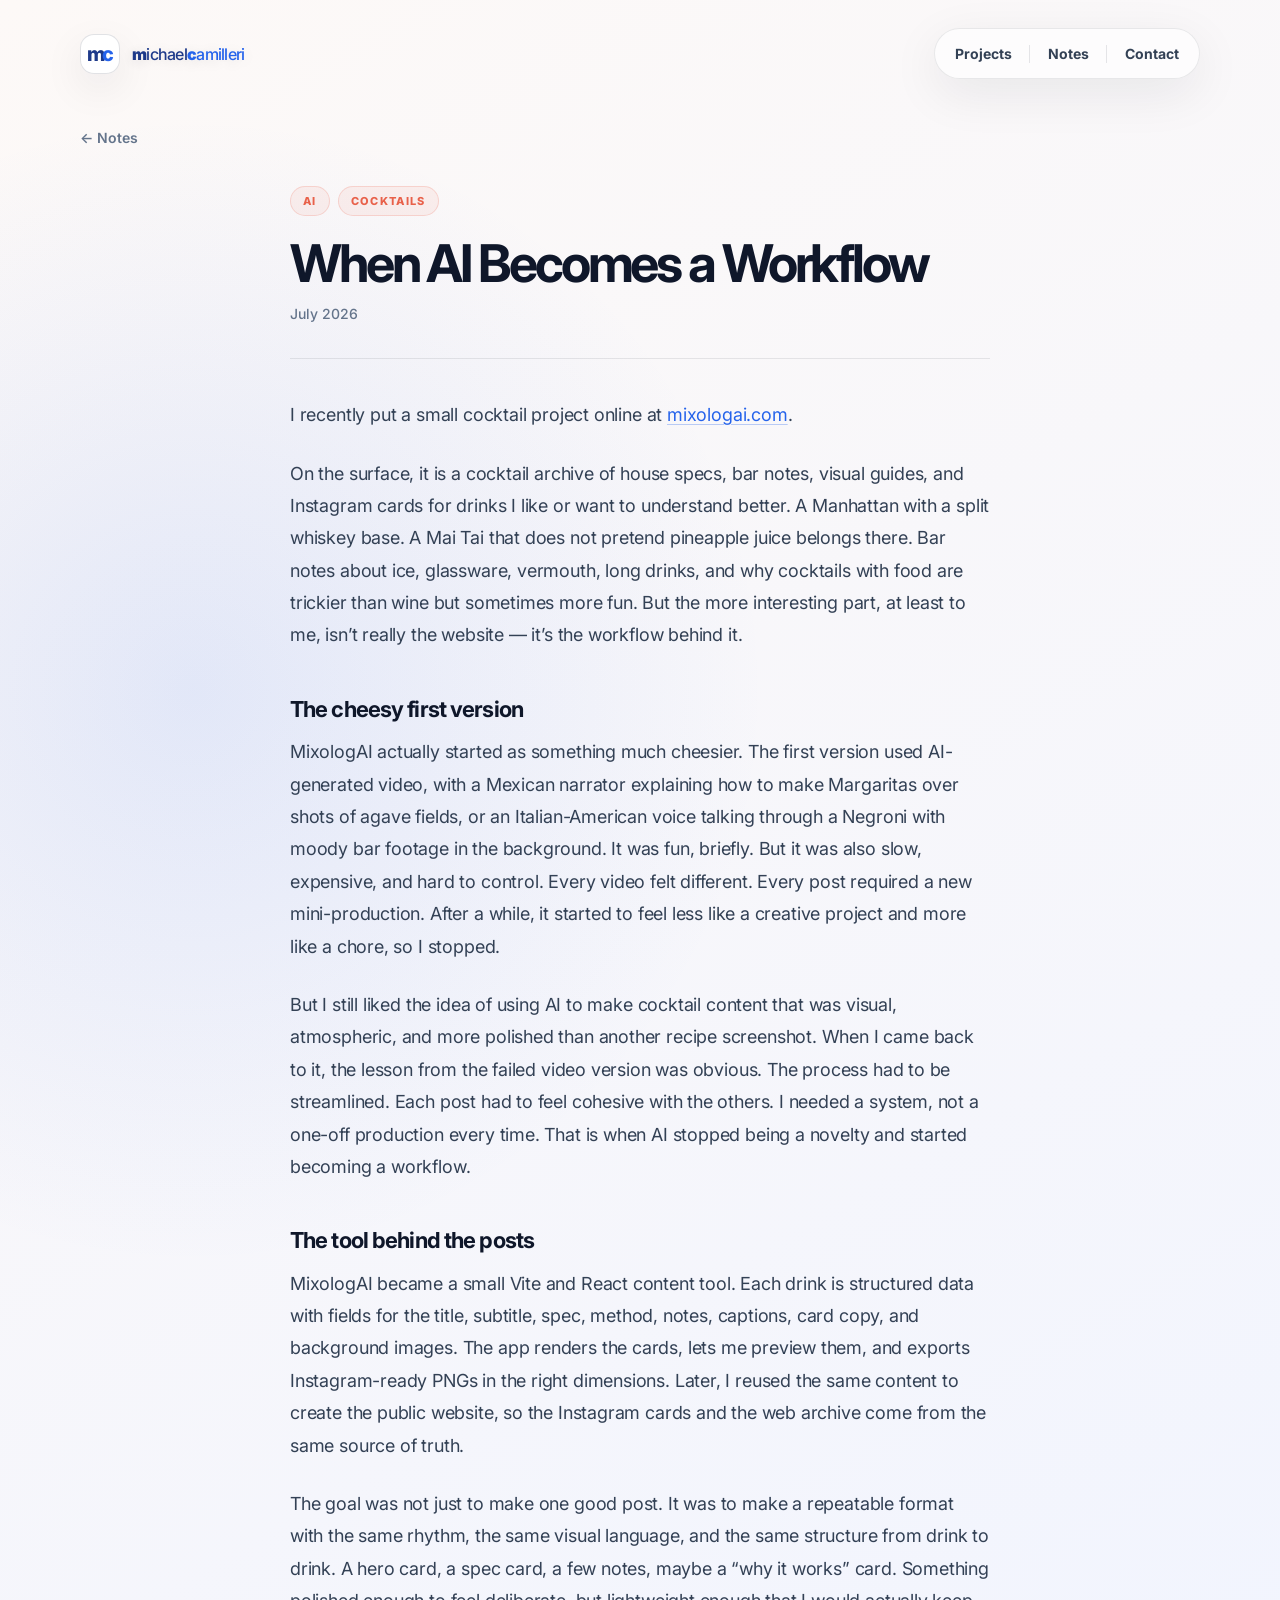
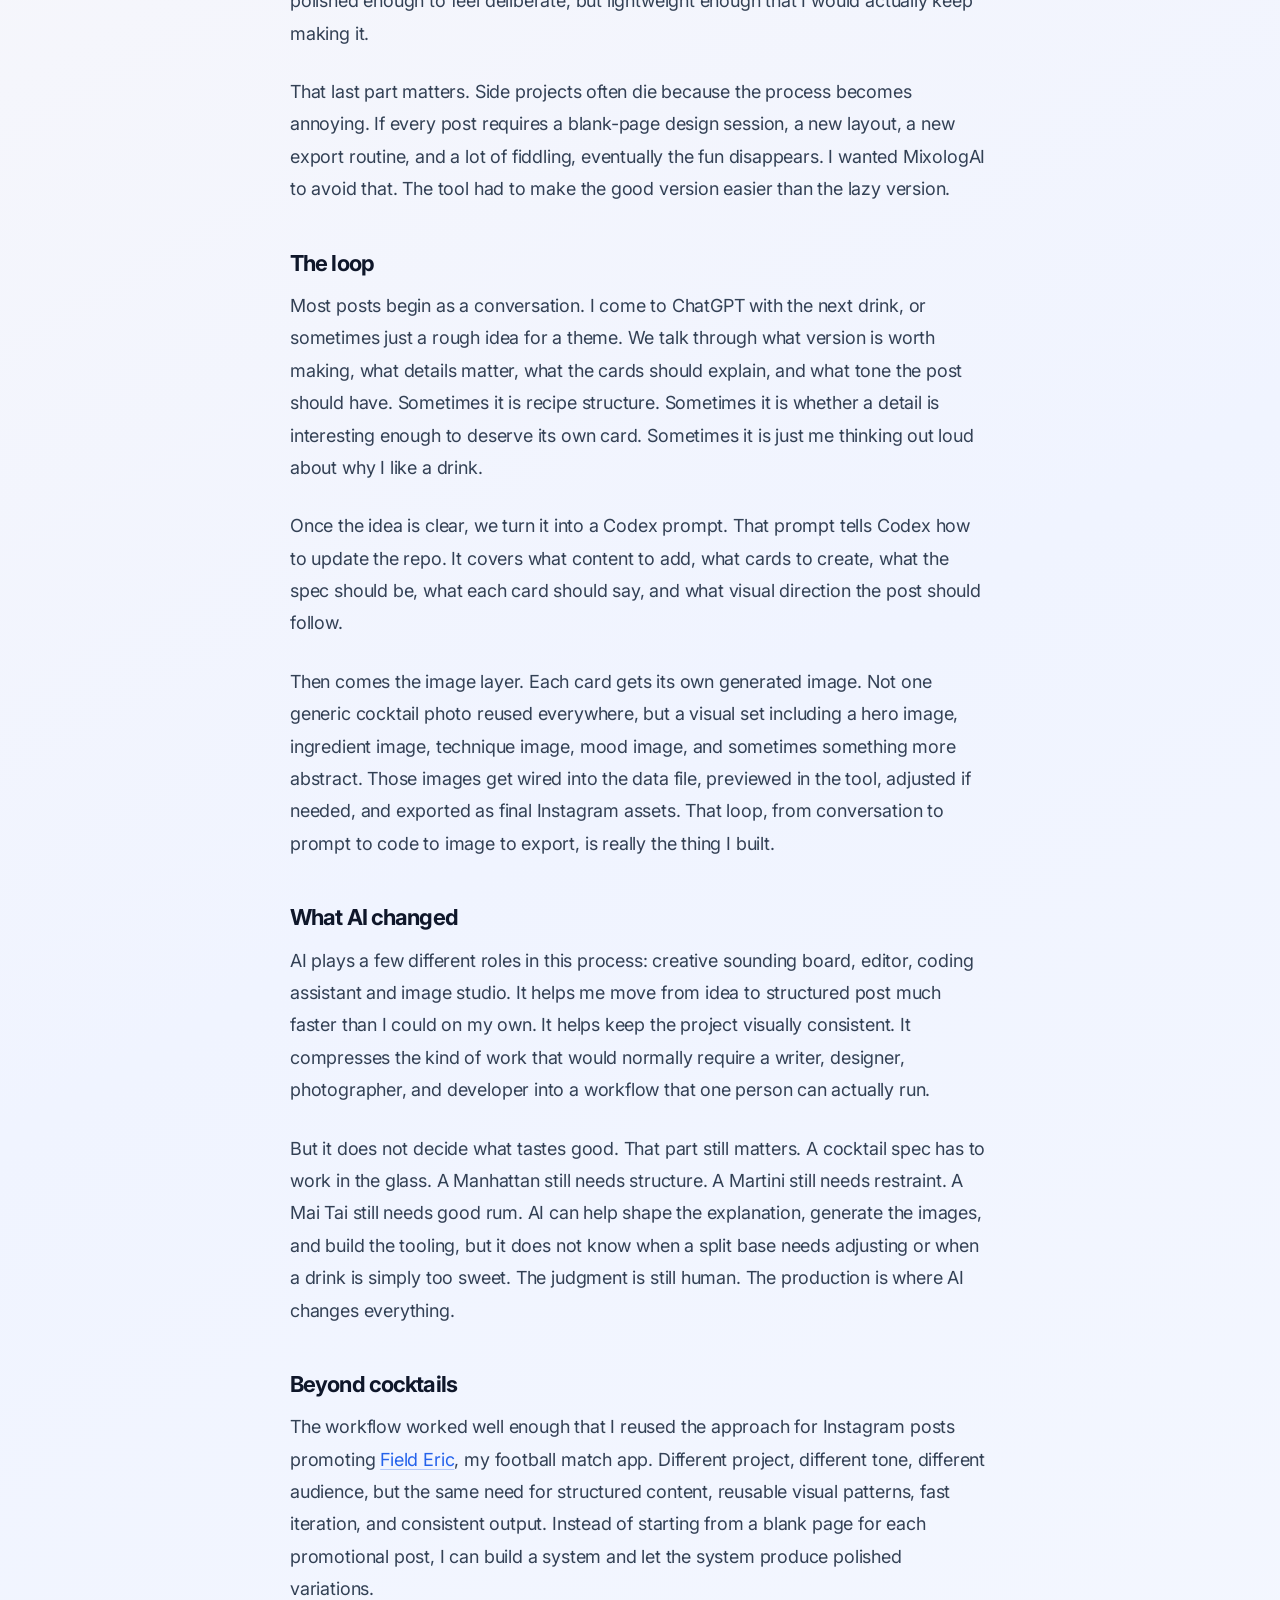
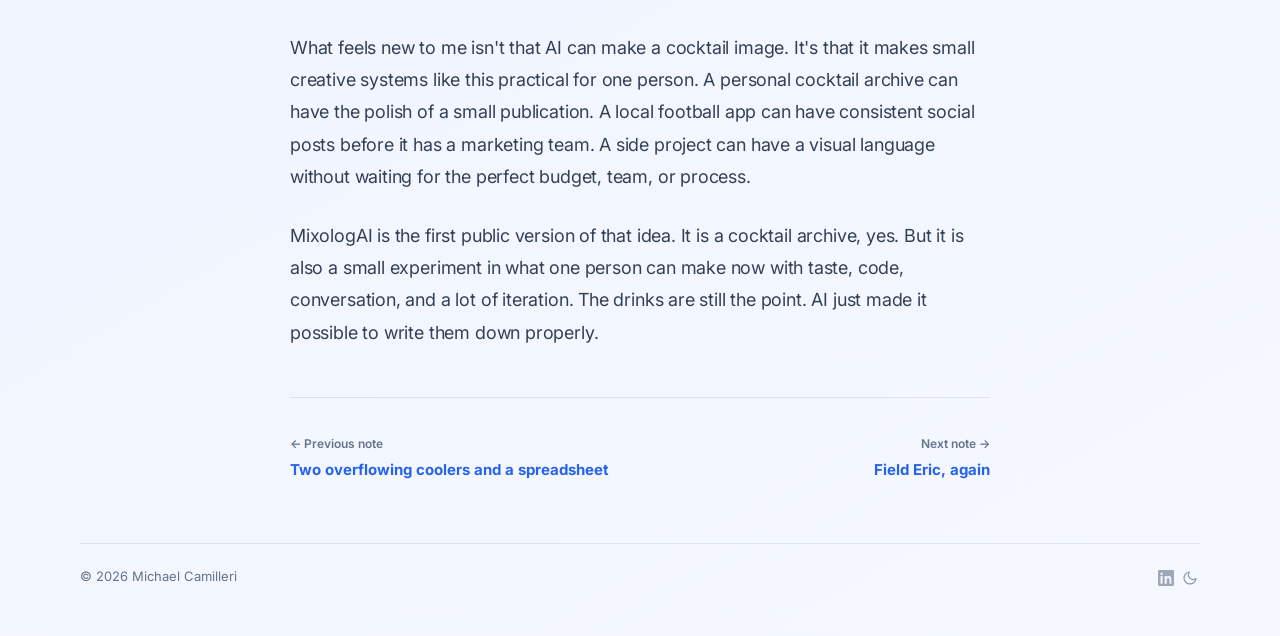
<file: notes/when-ai-becomes-a-workflow/index.html>
<!doctype html>
<html lang="en">
<head>
  <meta charset="utf-8" />
  <meta name="viewport" content="width=device-width, initial-scale=1" />
  <title>When AI Becomes a Workflow · Michael Camilleri</title>
  <meta name="description" content="A note on MixologAI, a custom content tool, and the AI-assisted workflow behind it." />
  <meta name="theme-color" content="#f8fafc" media="(prefers-color-scheme: light)" />
  <meta name="theme-color" content="#0c0f1a" media="(prefers-color-scheme: dark)" />
  <script>const t=localStorage.getItem('theme');const sys=window.matchMedia('(prefers-color-scheme:dark)').matches;if(t==='dark'||(t===null&&sys))document.documentElement.setAttribute('data-theme','dark');</script>
  <link rel="icon" href="../../favicon.svg" type="image/svg+xml" />
  <link rel="shortcut icon" href="../../favicon.svg" type="image/svg+xml" />
  <meta property="og:title" content="When AI Becomes a Workflow" />
  <meta property="og:description" content="A note on MixologAI, a custom content tool, and the AI-assisted workflow behind it." />
  <meta property="og:type" content="article" />
  <meta property="og:url" content="https://michaelcamilleri.net/notes/when-ai-becomes-a-workflow/" />
  <link rel="preconnect" href="https://fonts.googleapis.com" />
  <link rel="preconnect" href="https://fonts.gstatic.com" crossorigin />
  <link href="https://fonts.googleapis.com/css2?family=Inter:wght@400;500;600;700;800;900&display=swap" rel="stylesheet" />
  <style>
    :root { --bg:#f8fafc; --paper:rgba(255,255,255,.88); --paper-strong:rgba(255,255,255,.96); --ink:#0f172a; --muted:#64748b; --line:rgba(15,23,42,.09); --blue:#2563eb; --blue-deep:#1e3a8a; --coral:#e8614a; --shadow:0 24px 80px rgba(15,23,42,.10); --radius:28px; }
    *{box-sizing:border-box} html{scroll-behavior:smooth}
    body{margin:0;min-height:100vh;font-family:Inter,ui-sans-serif,system-ui,-apple-system,BlinkMacSystemFont,"Segoe UI",sans-serif;color:var(--ink);background:radial-gradient(circle at 15% 18%,rgba(37,99,235,.11),transparent 36rem),linear-gradient(150deg,#fdf9f7 0%,#f0f4ff 60%,#f5f8ff 100%);overflow-x:hidden}
    a{color:inherit;text-decoration:none}
    .page{width:min(1120px,calc(100% - 40px));margin:0 auto;padding:28px 0 48px}

    /* nav */
    .nav{display:flex;align-items:center;justify-content:space-between;gap:18px;margin-bottom:48px;animation:rise 700ms ease both}
    .brand{display:inline-flex;align-items:center;gap:12px;letter-spacing:-.04em}
    .brand-name{display:inline-flex;gap:.08em;letter-spacing:-.045em;text-transform:lowercase;text-shadow:0 2px 14px rgba(15,23,42,.16)}
    .brand-word{font-weight:500}.brand-word strong{font-weight:900}
    .brand-word.dark{color:var(--blue-deep)}.brand-word.light{color:var(--blue);margin-left:-.08em}
    .brand-word.light strong{display:inline-block;transform:translateX(-.015em)}
    .mark{width:40px;height:40px;display:flex;align-items:center;justify-content:center;border:1px solid rgba(15,23,42,.12);border-radius:14px;background:var(--paper-strong);box-shadow:0 14px 42px rgba(15,23,42,.08);overflow:hidden}
    .mark-letter{display:inline-block;font-size:20px;line-height:1;font-weight:800;letter-spacing:-.17em;transform:translateX(-1px)}
    .mark-letter.dark{color:var(--blue-deep)}.mark-letter.light{color:var(--blue)}
    .nav-links{display:flex;align-items:center;gap:8px;padding:6px;border:1px solid var(--line);border-radius:999px;background:rgba(255,255,255,.58);backdrop-filter:blur(18px);box-shadow:0 14px 50px rgba(15,23,42,.08)}
    .nav-links a{padding:10px 14px;border-radius:999px;color:#334155;font-size:14px;font-weight:700;transition:background 180ms ease,color 180ms ease,transform 180ms ease}
    .nav-links a:hover{background:#fff;color:var(--ink);transform:translateY(-1px)}
    .nav-links a+a{position:relative}
    .nav-links a+a::before{content:"";position:absolute;left:-5px;top:50%;width:1px;height:18px;transform:translateY(-50%);background:rgba(15,23,42,.10);pointer-events:none;transition:opacity 180ms ease}
    .nav-links a:hover::before{opacity:0}

    /* back link */
    .back-link{display:inline-flex;align-items:center;gap:6px;color:var(--muted);font-size:14px;font-weight:600;margin-bottom:40px;transition:color 180ms ease;animation:rise 700ms 60ms ease both}
    .back-link:hover{color:var(--ink)}

    /* article */
    .article{max-width:700px;margin:0 auto;animation:rise 700ms 100ms ease both}
    .article-labels{display:flex;flex-wrap:wrap;gap:8px;margin-bottom:20px}
    .article-label{display:inline-flex;align-items:center;gap:8px;padding:7px 12px;border:1px solid rgba(232,97,74,.2);border-radius:999px;background:rgba(232,97,74,.07);color:var(--coral);font-size:11px;font-weight:800;letter-spacing:.12em;text-transform:uppercase}
    .article h1{margin:0 0 14px;font-size:clamp(32px,5vw,52px);line-height:1.06;letter-spacing:-.06em;color:var(--ink)}
    .article-meta{margin:0 0 40px;padding-bottom:36px;border-bottom:1px solid var(--line);color:var(--muted);font-size:14px;font-weight:500}
    .article-body{font-size:18px;line-height:1.8;color:#334155;letter-spacing:-.01em}
    .article-body p{margin:0 0 26px}
    .article-body p:last-child{margin-bottom:0}
    .article-body h2{margin:44px 0 14px;font-size:22px;font-weight:700;letter-spacing:-.04em;color:var(--ink);line-height:1.2}
    .article-body a{color:var(--blue);text-decoration:underline;text-decoration-color:rgba(37,99,235,.3);text-underline-offset:3px;transition:text-decoration-color 180ms ease}
    .article-body a:hover{text-decoration-color:var(--blue)}

    /* footer */
    .footer{display:flex;justify-content:space-between;gap:16px;margin-top:48px;padding-top:24px;border-top:1px solid var(--line);color:#64748b;font-size:13px}
    .footer-right{display:inline-flex;align-items:center;gap:6px}
    .footer-linkedin{display:inline-flex;align-items:center;opacity:.6;transition:opacity 180ms ease}
    .footer-linkedin:hover{opacity:1}
    .theme-toggle{background:none;border:none;padding:2px;color:inherit;cursor:pointer;display:inline-flex;align-items:center;opacity:.7;transition:opacity 180ms ease}
    .theme-toggle:hover{opacity:1}
    .theme-toggle svg{display:block}
    .theme-toggle .icon-sun{display:none}

    @keyframes rise{from{opacity:0;transform:translateY(18px)}to{opacity:1;transform:translateY(0)}}

    @media (prefers-reduced-motion:reduce){*,*::before,*::after{animation-duration:1ms!important;transition-duration:1ms!important}}

    :root[data-theme="dark"]{--paper:rgba(255,255,255,.07);--paper-strong:rgba(255,255,255,.12);--ink:#f1f5f9;--muted:#94a3b8;--line:rgba(255,255,255,.10);--blue:#60a5fa;--blue-deep:#93c5fd;--shadow:0 24px 80px rgba(0,0,0,.5)}
    [data-theme="dark"] body{background:radial-gradient(circle at 15% 18%,rgba(59,130,246,.14),transparent 36rem),linear-gradient(150deg,#0c0f1a 0%,#0f172a 60%,#0c1520 100%)}
    [data-theme="dark"] .nav-links{background:rgba(15,23,42,.7)}
    [data-theme="dark"] .nav-links a{color:#94a3b8}
    [data-theme="dark"] .nav-links a:hover{background:rgba(255,255,255,.08);color:#f1f5f9}
    [data-theme="dark"] .nav-links a+a::before{background:rgba(255,255,255,.10)}
    [data-theme="dark"] .article-label{border-color:rgba(232,97,74,.3);background:rgba(232,97,74,.1)}
    [data-theme="dark"] .article-body{color:#94a3b8}

    [data-theme="dark"] .theme-toggle .icon-sun{display:block}
    [data-theme="dark"] .theme-toggle .icon-moon{display:none}
    @media (max-width:620px){
      .page{width:min(100% - 28px,1120px);padding-top:16px}
      .nav-links{display:none}
      .nav{margin-bottom:28px}
      .article-body{font-size:17px}
      .footer{display:block}
      .footer span:last-child{display:flex;align-items:center;gap:6px;margin-top:8px}
    }
  
    .article-pagination {
      display: grid;
      grid-template-columns: repeat(2, minmax(0, 1fr));
      gap: 20px;
      margin-top: 48px;
      padding-top: 24px;
      border-top: 1px solid var(--line);
    }
    .article-pagination a {
      display: block;
      min-width: 0;
      padding: 14px 0;
      text-decoration: none;
    }
    .article-pagination a.next { grid-column: 2; text-align: right; }
    .article-pagination .direction {
      display: block;
      margin-bottom: 8px;
      color: var(--muted);
      font-size: 12px;
      font-weight: 600;
    }
    .article-pagination strong {
      display: block;
      color: var(--blue);
      font-size: 15px;
      font-weight: 700;
      line-height: 1.45;
    }
    .article-pagination a:hover strong { text-decoration: underline; }
    @media (max-width: 620px) {
      .article-pagination { grid-template-columns: 1fr; gap: 4px; }
      .article-pagination a.next { grid-column: 1; text-align: left; }
    }
  </style>
</head>
<body>
  <main class="page">
    <header class="nav" aria-label="Primary navigation">
      <a class="brand" href="../../" aria-label="Michael Camilleri home">
        <span class="mark" aria-hidden="true"><span class="mark-letter dark">m</span><span class="mark-letter light">c</span></span>
        <span class="brand-name"><span class="brand-word dark"><strong>m</strong>ichael</span><span class="brand-word light"><strong>c</strong>amilleri</span></span>
      </a>
      <nav class="nav-links" aria-label="Page sections">
        <a href="../../#projects">Projects</a>
        <a href="/notes/">Notes</a>
        <a href="../../#contact">Contact</a>
      </nav>
    </header>

    <a href="/notes/" class="back-link">← Notes</a>

    <article class="article">
      <div class="article-labels" aria-label="Topics">
        <span class="article-label">AI</span>
        <span class="article-label">Cocktails</span>
      </div>
      <h1>When AI Becomes a Workflow</h1>
      <p class="article-meta">July 2026</p>

      <div class="article-body">
        <p>I recently put a small cocktail project online at <a href="https://mixologai.com/" target="_blank" rel="noopener noreferrer">mixologai.com</a>.</p>

        <p>On the surface, it is a cocktail archive of house specs, bar notes, visual guides, and Instagram cards for drinks I like or want to understand better. A Manhattan with a split whiskey base. A Mai Tai that does not pretend pineapple juice belongs there. Bar notes about ice, glassware, vermouth, long drinks, and why cocktails with food are trickier than wine but sometimes more fun. But the more interesting part, at least to me, isn’t really the website — it’s the workflow behind it.</p>

        <h2>The cheesy first version</h2>

        <p>MixologAI actually started as something much cheesier. The first version used AI-generated video, with a Mexican narrator explaining how to make Margaritas over shots of agave fields, or an Italian-American voice talking through a Negroni with moody bar footage in the background. It was fun, briefly. But it was also slow, expensive, and hard to control. Every video felt different. Every post required a new mini-production. After a while, it started to feel less like a creative project and more like a chore, so I stopped.</p>

        <p>But I still liked the idea of using AI to make cocktail content that was visual, atmospheric, and more polished than another recipe screenshot. When I came back to it, the lesson from the failed video version was obvious. The process had to be streamlined. Each post had to feel cohesive with the others. I needed a system, not a one-off production every time. That is when AI stopped being a novelty and started becoming a workflow.</p>

        <h2>The tool behind the posts</h2>

        <p>MixologAI became a small Vite and React content tool. Each drink is structured data with fields for the title, subtitle, spec, method, notes, captions, card copy, and background images. The app renders the cards, lets me preview them, and exports Instagram-ready PNGs in the right dimensions. Later, I reused the same content to create the public website, so the Instagram cards and the web archive come from the same source of truth.</p>

        <p>The goal was not just to make one good post. It was to make a repeatable format with the same rhythm, the same visual language, and the same structure from drink to drink. A hero card, a spec card, a few notes, maybe a “why it works” card. Something polished enough to feel deliberate, but lightweight enough that I would actually keep making it.</p>

        <p>That last part matters. Side projects often die because the process becomes annoying. If every post requires a blank-page design session, a new layout, a new export routine, and a lot of fiddling, eventually the fun disappears. I wanted MixologAI to avoid that. The tool had to make the good version easier than the lazy version.</p>

        <h2>The loop</h2>

        <p>Most posts begin as a conversation. I come to ChatGPT with the next drink, or sometimes just a rough idea for a theme. We talk through what version is worth making, what details matter, what the cards should explain, and what tone the post should have. Sometimes it is recipe structure. Sometimes it is whether a detail is interesting enough to deserve its own card. Sometimes it is just me thinking out loud about why I like a drink.</p>

        <p>Once the idea is clear, we turn it into a Codex prompt. That prompt tells Codex how to update the repo. It covers what content to add, what cards to create, what the spec should be, what each card should say, and what visual direction the post should follow.</p>

        <p>Then comes the image layer. Each card gets its own generated image. Not one generic cocktail photo reused everywhere, but a visual set including a hero image, ingredient image, technique image, mood image, and sometimes something more abstract. Those images get wired into the data file, previewed in the tool, adjusted if needed, and exported as final Instagram assets. That loop, from conversation to prompt to code to image to export, is really the thing I built.</p>

        <h2>What AI changed</h2>

        <p>AI plays a few different roles in this process: creative sounding board, editor, coding assistant and image studio. It helps me move from idea to structured post much faster than I could on my own. It helps keep the project visually consistent. It compresses the kind of work that would normally require a writer, designer, photographer, and developer into a workflow that one person can actually run.</p>

        <p>But it does not decide what tastes good. That part still matters. A cocktail spec has to work in the glass. A Manhattan still needs structure. A Martini still needs restraint. A Mai Tai still needs good rum. AI can help shape the explanation, generate the images, and build the tooling, but it does not know when a split base needs adjusting or when a drink is simply too sweet. The judgment is still human. The production is where AI changes everything.</p>

        <h2>Beyond cocktails</h2>

        <p>The workflow worked well enough that I reused the approach for Instagram posts promoting <a href="https://fielderic.com/" target="_blank" rel="noopener noreferrer">Field Eric</a>, my football match app. Different project, different tone, different audience, but the same need for structured content, reusable visual patterns, fast iteration, and consistent output. Instead of starting from a blank page for each promotional post, I can build a system and let the system produce polished variations.</p>

        <p>What feels new to me isn't that AI can make a cocktail image. It's that it makes small creative systems like this practical for one person. A personal cocktail archive can have the polish of a small publication. A local football app can have consistent social posts before it has a marketing team. A side project can have a visual language without waiting for the perfect budget, team, or process.</p>

        <p>MixologAI is the first public version of that idea. It is a cocktail archive, yes. But it is also a small experiment in what one person can make now with taste, code, conversation, and a lot of iteration. The drinks are still the point. AI just made it possible to write them down properly.</p>
      </div>
      <nav class="article-pagination" aria-label="Previous and next notes">
        <a class="previous" rel="prev" href="/notes/two-overflowing-coolers-and-a-spreadsheet/">
          <span class="direction">← Previous note</span>
          <strong>Two overflowing coolers and a spreadsheet</strong>
        </a>
        <a class="next" rel="next" href="/notes/field-eric-again/">
          <span class="direction">Next note →</span>
          <strong>Field Eric, again</strong>
        </a>
      </nav>
    </article>

    <footer class="footer">
      <span>© 2026 Michael Camilleri</span>
      <span class="footer-right">
        <a href="https://www.linkedin.com/in/mcamilleri" target="_blank" rel="noopener noreferrer" aria-label="LinkedIn" class="footer-linkedin">
          <svg viewBox="0 0 24 24" width="16" height="16" fill="currentColor" aria-hidden="true">
            <path d="M20.447 20.452H17.21v-5.569c0-1.328-.027-3.037-1.852-3.037-1.853 0-2.136 1.445-2.136 2.939v5.667H9.984V9h3.105v1.561h.044c.432-.82 1.49-1.684 3.066-1.684 3.279 0 3.884 2.158 3.884 4.966v6.609zM5.337 7.433a1.8 1.8 0 1 1 0-3.6 1.8 1.8 0 0 1 0 3.6zm1.554 13.019H3.782V9h3.109v11.452zM22.225 0H1.771C.792 0 0 .774 0 1.729v20.542C0 23.227.792 24 1.771 24h20.451C23.2 24 24 23.227 24 22.271V1.729C24 .774 23.2 0 22.222 0h.003z"/>
          </svg>
        </a>
        <button type="button" class="theme-toggle" id="themeToggle" aria-label="Switch to dark mode">
          <svg class="icon-moon" viewBox="0 0 24 24" width="16" height="16" fill="none" stroke="currentColor" stroke-width="1.8" stroke-linecap="round" stroke-linejoin="round" aria-hidden="true">
            <path d="M21 12.79A9 9 0 1 1 11.21 3 7 7 0 0 0 21 12.79z"/>
          </svg>
          <svg class="icon-sun" viewBox="0 0 24 24" width="16" height="16" fill="none" stroke="currentColor" stroke-width="1.8" stroke-linecap="round" stroke-linejoin="round" aria-hidden="true">
            <circle cx="12" cy="12" r="4"/>
            <path d="M12 2v2M12 20v2M4.93 4.93l1.41 1.41M17.66 17.66l1.41 1.41M2 12h2M20 12h2M4.93 19.07l1.41-1.41M17.66 6.34l1.41-1.41"/>
          </svg>
        </button>
      </span>
    </footer>
  </main>
  <script>
    const themeToggle = document.getElementById('themeToggle');
    if (themeToggle) {
      const html = document.documentElement;
      const updateLabel = () => {
        const isDark = html.getAttribute('data-theme') === 'dark';
        themeToggle.setAttribute('aria-label', isDark ? 'Switch to light mode' : 'Switch to dark mode');
      };
      updateLabel();
      themeToggle.addEventListener('click', () => {
        const isDark = html.getAttribute('data-theme') === 'dark';
        if (isDark) { html.removeAttribute('data-theme'); localStorage.setItem('theme', 'light'); }
        else { html.setAttribute('data-theme', 'dark'); localStorage.setItem('theme', 'dark'); }
        updateLabel();
      });
    }
  </script>
</body>
</html>
</file>
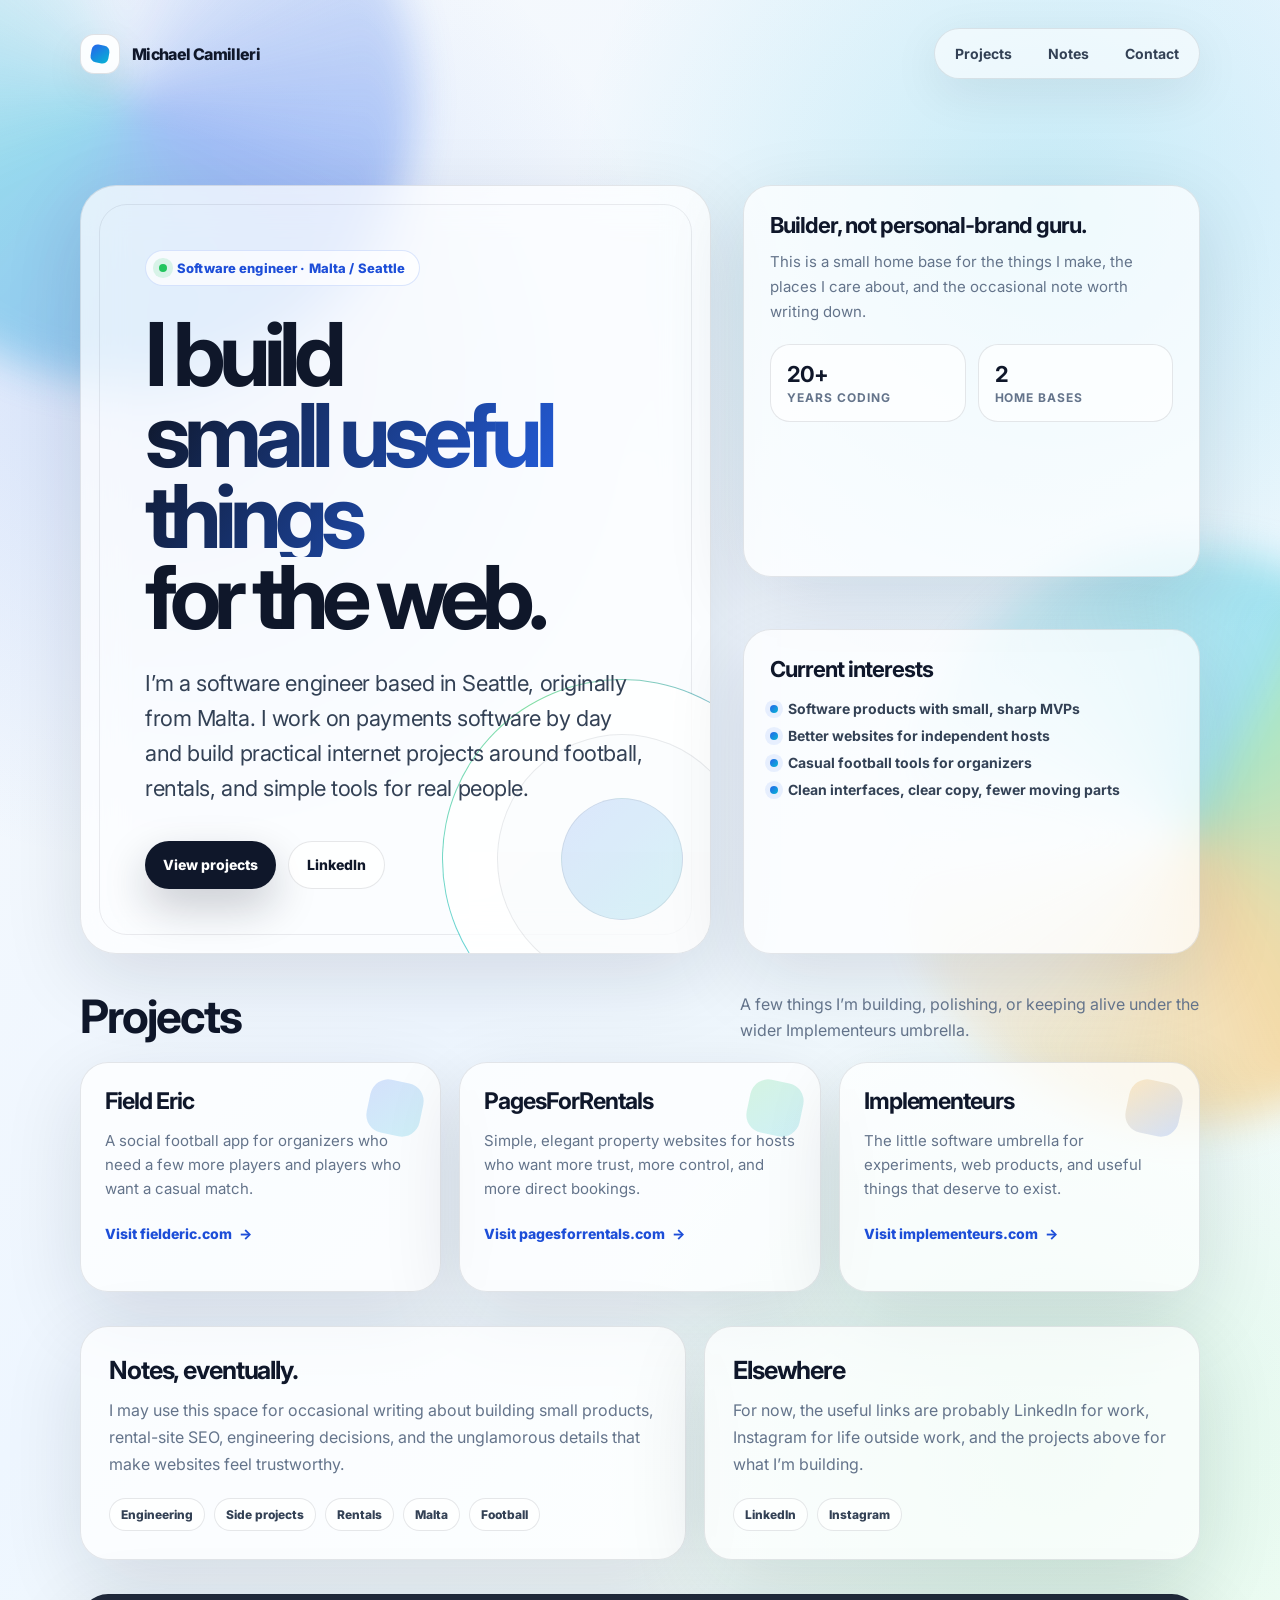
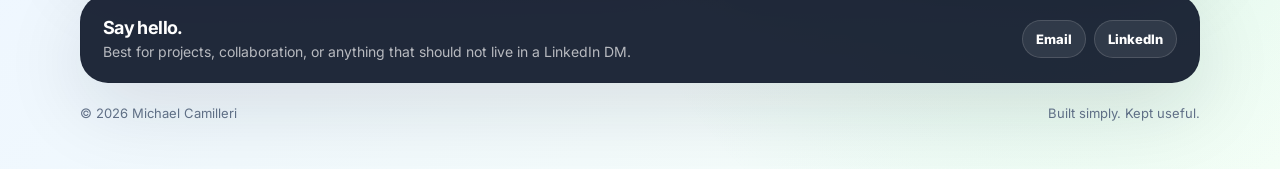
<file: michaelcamilleri_index_html.html>
<!doctype html>
<html lang="en">
<head>
  <meta charset="utf-8" />
  <meta name="viewport" content="width=device-width, initial-scale=1" />
  <title>Michael Camilleri</title>
  <meta name="description" content="Michael Camilleri is a software engineer and builder based in Seattle, originally from Malta." />
  <meta name="theme-color" content="#f8fafc" />

  <meta property="og:title" content="Michael Camilleri" />
  <meta property="og:description" content="Software engineer, builder, and maker of small useful things." />
  <meta property="og:type" content="website" />
  <meta property="og:url" content="https://michaelcamilleri.net/" />

  <link rel="preconnect" href="https://fonts.googleapis.com" />
  <link rel="preconnect" href="https://fonts.gstatic.com" crossorigin />
  <link href="https://fonts.googleapis.com/css2?family=Inter:wght@400;500;600;700;800&display=swap" rel="stylesheet" />

  <style>
    :root {
      --bg: #f8fafc;
      --paper: rgba(255, 255, 255, 0.72);
      --paper-strong: rgba(255, 255, 255, 0.92);
      --ink: #0f172a;
      --muted: #64748b;
      --line: rgba(15, 23, 42, 0.1);
      --blue: #2563eb;
      --cyan: #06b6d4;
      --green: #22c55e;
      --amber: #f59e0b;
      --shadow: 0 24px 80px rgba(15, 23, 42, 0.12);
      --radius: 28px;
    }

    * {
      box-sizing: border-box;
    }

    html {
      scroll-behavior: smooth;
    }

    body {
      margin: 0;
      min-height: 100vh;
      font-family: Inter, ui-sans-serif, system-ui, -apple-system, BlinkMacSystemFont, "Segoe UI", sans-serif;
      color: var(--ink);
      background:
        radial-gradient(circle at 12% 20%, rgba(37, 99, 235, 0.16), transparent 32rem),
        radial-gradient(circle at 82% 12%, rgba(6, 182, 212, 0.18), transparent 30rem),
        radial-gradient(circle at 82% 82%, rgba(34, 197, 94, 0.13), transparent 28rem),
        linear-gradient(135deg, #f8fafc 0%, #eef6ff 48%, #f7fff9 100%);
      overflow-x: hidden;
    }

    body::before,
    body::after {
      content: "";
      position: fixed;
      width: 36rem;
      height: 36rem;
      border-radius: 999px;
      pointer-events: none;
      filter: blur(20px);
      opacity: 0.35;
      z-index: -2;
      animation: floatBlob 18s ease-in-out infinite;
    }

    body::before {
      top: -12rem;
      left: -10rem;
      background: conic-gradient(from 120deg, var(--blue), var(--cyan), transparent, var(--blue));
    }

    body::after {
      right: -12rem;
      bottom: -14rem;
      background: conic-gradient(from 30deg, var(--green), var(--amber), transparent, var(--cyan));
      animation-delay: -8s;
    }

    a {
      color: inherit;
      text-decoration: none;
    }

    .page {
      width: min(1120px, calc(100% - 40px));
      margin: 0 auto;
      padding: 28px 0 48px;
    }

    .nav {
      display: flex;
      align-items: center;
      justify-content: space-between;
      gap: 18px;
      margin-bottom: 72px;
      animation: rise 700ms ease both;
    }

    .brand {
      display: inline-flex;
      align-items: center;
      gap: 12px;
      font-weight: 800;
      letter-spacing: -0.04em;
    }

    .mark {
      width: 40px;
      height: 40px;
      display: grid;
      place-items: center;
      border: 1px solid rgba(15, 23, 42, 0.12);
      border-radius: 14px;
      background: var(--paper-strong);
      box-shadow: 0 14px 42px rgba(15, 23, 42, 0.08);
    }

    .mark span {
      display: block;
      width: 18px;
      height: 18px;
      border-radius: 6px;
      background: linear-gradient(135deg, var(--blue), var(--cyan));
      transform: rotate(10deg);
      animation: pulseTilt 4s ease-in-out infinite;
    }

    .nav-links {
      display: flex;
      align-items: center;
      gap: 8px;
      padding: 6px;
      border: 1px solid var(--line);
      border-radius: 999px;
      background: rgba(255, 255, 255, 0.58);
      backdrop-filter: blur(18px);
      box-shadow: 0 14px 50px rgba(15, 23, 42, 0.08);
    }

    .nav-links a {
      padding: 10px 14px;
      border-radius: 999px;
      color: #334155;
      font-size: 14px;
      font-weight: 700;
      transition: background 180ms ease, color 180ms ease, transform 180ms ease;
    }

    .nav-links a:hover {
      background: white;
      color: var(--ink);
      transform: translateY(-1px);
    }

    .hero {
      display: grid;
      grid-template-columns: minmax(0, 1.16fr) minmax(320px, 0.84fr);
      gap: 32px;
      align-items: stretch;
      margin-bottom: 32px;
    }

    .hero-card,
    .side-card,
    .project-card,
    .note-card {
      border: 1px solid var(--line);
      background: var(--paper);
      backdrop-filter: blur(22px);
      box-shadow: var(--shadow);
    }

    .hero-card {
      position: relative;
      overflow: hidden;
      min-height: 580px;
      padding: clamp(30px, 6vw, 64px);
      border-radius: calc(var(--radius) + 8px);
      animation: rise 800ms 80ms ease both;
    }

    .hero-card::before {
      content: "";
      position: absolute;
      inset: 18px;
      border-radius: 28px;
      border: 1px solid rgba(15, 23, 42, 0.08);
      pointer-events: none;
    }

    .hero-orbit {
      position: absolute;
      width: 360px;
      height: 360px;
      right: -92px;
      bottom: -86px;
      border-radius: 999px;
      background:
        linear-gradient(white, white) padding-box,
        conic-gradient(from 90deg, rgba(37, 99, 235, 0.7), rgba(6, 182, 212, 0.8), rgba(34, 197, 94, 0.7), rgba(37, 99, 235, 0.7)) border-box;
      border: 1px solid transparent;
      opacity: 0.8;
      animation: spin 18s linear infinite;
    }

    .hero-orbit::before,
    .hero-orbit::after {
      content: "";
      position: absolute;
      border-radius: 999px;
      inset: 54px;
      border: 1px solid rgba(15, 23, 42, 0.1);
      background: rgba(248, 250, 252, 0.62);
    }

    .hero-orbit::after {
      inset: 118px;
      background: linear-gradient(135deg, rgba(37, 99, 235, 0.18), rgba(6, 182, 212, 0.18));
    }

    .eyebrow {
      position: relative;
      z-index: 1;
      display: inline-flex;
      align-items: center;
      gap: 10px;
      margin-bottom: 28px;
      padding: 9px 13px;
      border: 1px solid rgba(37, 99, 235, 0.16);
      border-radius: 999px;
      background: rgba(255, 255, 255, 0.72);
      color: #1d4ed8;
      font-size: 13px;
      font-weight: 800;
      letter-spacing: 0.01em;
    }

    .dot {
      width: 8px;
      height: 8px;
      border-radius: 999px;
      background: var(--green);
      box-shadow: 0 0 0 6px rgba(34, 197, 94, 0.14);
    }

    h1 {
      position: relative;
      z-index: 1;
      margin: 0;
      max-width: 780px;
      font-size: clamp(48px, 8vw, 88px);
      line-height: 0.92;
      letter-spacing: -0.08em;
    }

    .gradient-text {
      display: inline-block;
      background: linear-gradient(120deg, #0f172a, #2563eb 48%, #0891b2 86%);
      background-size: 180% 180%;
      -webkit-background-clip: text;
      background-clip: text;
      color: transparent;
      animation: shimmer 7s ease-in-out infinite;
    }

    .intro {
      position: relative;
      z-index: 1;
      max-width: 650px;
      margin: 28px 0 0;
      color: #334155;
      font-size: clamp(18px, 2vw, 22px);
      line-height: 1.6;
      letter-spacing: -0.02em;
    }

    .hero-actions {
      position: relative;
      z-index: 1;
      display: flex;
      flex-wrap: wrap;
      gap: 12px;
      margin-top: 34px;
    }

    .button {
      display: inline-flex;
      align-items: center;
      justify-content: center;
      min-height: 48px;
      padding: 0 18px;
      border-radius: 999px;
      font-size: 14px;
      font-weight: 800;
      transition: transform 180ms ease, box-shadow 180ms ease, background 180ms ease;
    }

    .button.primary {
      color: white;
      background: #0f172a;
      box-shadow: 0 18px 44px rgba(15, 23, 42, 0.22);
    }

    .button.secondary {
      color: #0f172a;
      background: rgba(255, 255, 255, 0.78);
      border: 1px solid var(--line);
    }

    .button:hover {
      transform: translateY(-2px);
      box-shadow: 0 22px 52px rgba(15, 23, 42, 0.18);
    }

    .side-stack {
      display: grid;
      gap: 18px;
      animation: rise 850ms 160ms ease both;
    }

    .side-card {
      position: relative;
      overflow: hidden;
      padding: 26px;
      border-radius: var(--radius);
    }

    .side-card h2,
    .section-title h2,
    .project-card h3,
    .note-card h3 {
      margin: 0;
      letter-spacing: -0.045em;
    }

    .side-card h2 {
      font-size: 22px;
    }

    .side-card p {
      margin: 12px 0 0;
      color: var(--muted);
      line-height: 1.65;
      font-size: 15px;
    }

    .stats {
      display: grid;
      grid-template-columns: 1fr 1fr;
      gap: 12px;
      margin-top: 20px;
    }

    .stat {
      padding: 16px;
      border: 1px solid var(--line);
      border-radius: 20px;
      background: rgba(255, 255, 255, 0.66);
    }

    .stat strong {
      display: block;
      font-size: 22px;
      letter-spacing: -0.05em;
    }

    .stat span {
      display: block;
      margin-top: 3px;
      color: var(--muted);
      font-size: 12px;
      font-weight: 700;
      text-transform: uppercase;
      letter-spacing: 0.08em;
    }

    .signal-list {
      display: grid;
      gap: 10px;
      margin: 18px 0 0;
      padding: 0;
      list-style: none;
    }

    .signal-list li {
      display: flex;
      align-items: center;
      gap: 10px;
      color: #334155;
      font-size: 14px;
      font-weight: 700;
    }

    .signal-list li::before {
      content: "";
      width: 8px;
      height: 8px;
      border-radius: 999px;
      background: linear-gradient(135deg, var(--blue), var(--cyan));
      box-shadow: 0 0 0 5px rgba(37, 99, 235, 0.09);
    }

    section {
      margin-top: 34px;
    }

    .section-title {
      display: flex;
      align-items: end;
      justify-content: space-between;
      gap: 20px;
      margin: 0 0 18px;
    }

    .section-title h2 {
      font-size: clamp(30px, 4vw, 46px);
    }

    .section-title p {
      max-width: 460px;
      margin: 0;
      color: var(--muted);
      line-height: 1.6;
    }

    .projects {
      display: grid;
      grid-template-columns: repeat(3, minmax(0, 1fr));
      gap: 18px;
    }

    .project-card {
      position: relative;
      overflow: hidden;
      min-height: 230px;
      padding: 24px;
      border-radius: var(--radius);
      transition: transform 220ms ease, box-shadow 220ms ease, border-color 220ms ease;
    }

    .project-card::before {
      content: "";
      position: absolute;
      top: 18px;
      right: 18px;
      width: 54px;
      height: 54px;
      border-radius: 18px;
      opacity: 0.18;
      background: linear-gradient(135deg, var(--blue), var(--cyan));
      transform: rotate(12deg);
      transition: transform 300ms ease, opacity 220ms ease;
    }

    .project-card:nth-child(2)::before {
      background: linear-gradient(135deg, var(--green), var(--cyan));
    }

    .project-card:nth-child(3)::before {
      background: linear-gradient(135deg, var(--amber), var(--blue));
    }

    .project-card:hover {
      transform: translateY(-6px);
      border-color: rgba(37, 99, 235, 0.24);
      box-shadow: 0 28px 88px rgba(15, 23, 42, 0.14);
    }

    .project-card:hover::before {
      transform: rotate(22deg) scale(1.08);
      opacity: 0.28;
    }

    .project-card h3 {
      max-width: 220px;
      font-size: 23px;
    }

    .project-card p {
      margin: 14px 0 22px;
      color: var(--muted);
      line-height: 1.62;
      font-size: 15px;
    }

    .project-card span {
      display: inline-flex;
      align-items: center;
      gap: 7px;
      color: #1d4ed8;
      font-size: 14px;
      font-weight: 800;
    }

    .project-card span::after {
      content: "→";
      transition: transform 180ms ease;
    }

    .project-card:hover span::after {
      transform: translateX(3px);
    }

    .notes {
      display: grid;
      grid-template-columns: 1.1fr 0.9fr;
      gap: 18px;
    }

    .note-card {
      padding: 28px;
      border-radius: var(--radius);
    }

    .note-card h3 {
      font-size: 25px;
    }

    .note-card p {
      margin: 12px 0 0;
      color: var(--muted);
      line-height: 1.7;
    }

    .tags {
      display: flex;
      flex-wrap: wrap;
      gap: 9px;
      margin-top: 20px;
    }

    .tag {
      padding: 8px 11px;
      border: 1px solid var(--line);
      border-radius: 999px;
      background: rgba(255, 255, 255, 0.66);
      color: #334155;
      font-size: 12px;
      font-weight: 800;
    }

    .contact {
      display: flex;
      flex-wrap: wrap;
      align-items: center;
      justify-content: space-between;
      gap: 16px;
      margin-top: 34px;
      padding: 22px;
      border: 1px solid var(--line);
      border-radius: var(--radius);
      background: rgba(15, 23, 42, 0.92);
      color: white;
      box-shadow: var(--shadow);
    }

    .contact strong {
      display: block;
      font-size: 18px;
      letter-spacing: -0.035em;
    }

    .contact span {
      display: block;
      margin-top: 5px;
      color: rgba(255, 255, 255, 0.68);
      font-size: 14px;
    }

    .contact-links {
      display: flex;
      flex-wrap: wrap;
      gap: 8px;
    }

    .contact-links a {
      padding: 10px 13px;
      border: 1px solid rgba(255, 255, 255, 0.14);
      border-radius: 999px;
      background: rgba(255, 255, 255, 0.08);
      color: white;
      font-size: 13px;
      font-weight: 800;
      transition: background 180ms ease, transform 180ms ease;
    }

    .contact-links a:hover {
      background: rgba(255, 255, 255, 0.16);
      transform: translateY(-1px);
    }

    .footer {
      display: flex;
      justify-content: space-between;
      gap: 16px;
      margin-top: 22px;
      color: #64748b;
      font-size: 13px;
    }

    .reveal {
      opacity: 0;
      transform: translateY(16px);
      animation: rise 800ms ease both;
    }

    .delay-1 { animation-delay: 120ms; }
    .delay-2 { animation-delay: 220ms; }
    .delay-3 { animation-delay: 320ms; }

    @keyframes rise {
      from {
        opacity: 0;
        transform: translateY(18px);
      }
      to {
        opacity: 1;
        transform: translateY(0);
      }
    }

    @keyframes floatBlob {
      0%, 100% { transform: translate3d(0, 0, 0) scale(1); }
      50% { transform: translate3d(28px, 18px, 0) scale(1.04); }
    }

    @keyframes spin {
      to { transform: rotate(360deg); }
    }

    @keyframes shimmer {
      0%, 100% { background-position: 0% 50%; }
      50% { background-position: 100% 50%; }
    }

    @keyframes pulseTilt {
      0%, 100% { transform: rotate(10deg) scale(1); }
      50% { transform: rotate(-6deg) scale(1.08); }
    }

    @media (prefers-reduced-motion: reduce) {
      *, *::before, *::after {
        animation-duration: 1ms !important;
        animation-iteration-count: 1 !important;
        scroll-behavior: auto !important;
        transition-duration: 1ms !important;
      }
    }

    @media (max-width: 880px) {
      .nav {
        margin-bottom: 40px;
      }

      .hero,
      .notes {
        grid-template-columns: 1fr;
      }

      .hero-card {
        min-height: 520px;
      }

      .projects {
        grid-template-columns: 1fr;
      }

      .section-title {
        display: block;
      }

      .section-title p {
        margin-top: 10px;
      }
    }

    @media (max-width: 620px) {
      .page {
        width: min(100% - 28px, 1120px);
        padding-top: 16px;
      }

      .nav {
        align-items: flex-start;
        flex-direction: column;
        gap: 14px;
      }

      .nav-links {
        width: 100%;
        justify-content: space-between;
      }

      .nav-links a {
        padding: 9px 10px;
        font-size: 13px;
      }

      .hero-card,
      .side-card,
      .note-card,
      .project-card {
        border-radius: 24px;
      }

      .hero-card {
        min-height: 560px;
        padding: 30px 24px;
      }

      .hero-card::before {
        inset: 12px;
        border-radius: 20px;
      }

      .hero-orbit {
        width: 280px;
        height: 280px;
        right: -112px;
        bottom: -72px;
      }

      .stats {
        grid-template-columns: 1fr;
      }

      .contact,
      .footer {
        display: block;
      }

      .contact-links {
        margin-top: 16px;
      }

      .footer span:last-child {
        display: block;
        margin-top: 8px;
      }
    }
  </style>
</head>
<body>
  <main class="page">
    <header class="nav" aria-label="Primary navigation">
      <a class="brand" href="/" aria-label="Michael Camilleri home">
        <span class="mark" aria-hidden="true"><span></span></span>
        <span>Michael Camilleri</span>
      </a>

      <nav class="nav-links" aria-label="Page sections">
        <a href="#projects">Projects</a>
        <a href="#notes">Notes</a>
        <a href="#contact">Contact</a>
      </nav>
    </header>

    <div class="hero">
      <section class="hero-card" aria-labelledby="hero-title">
        <div class="hero-orbit" aria-hidden="true"></div>
        <div class="eyebrow"><span class="dot"></span> Software engineer · Malta / Seattle</div>
        <h1 id="hero-title">I build <span class="gradient-text">small useful things</span> for the web.</h1>
        <p class="intro">
          I’m a software engineer based in Seattle, originally from Malta. I work on payments software by day and build practical internet projects around football, rentals, and simple tools for real people.
        </p>
        <div class="hero-actions">
          <a class="button primary" href="#projects">View projects</a>
          <a class="button secondary" href="https://www.linkedin.com/in/michaelcamilleri/">LinkedIn</a>
        </div>
      </section>

      <aside class="side-stack" aria-label="About Michael Camilleri">
        <section class="side-card">
          <h2>Builder, not personal-brand guru.</h2>
          <p>
            This is a small home base for the things I make, the places I care about, and the occasional note worth writing down.
          </p>
          <div class="stats" aria-label="Highlights">
            <div class="stat">
              <strong>20+</strong>
              <span>years coding</span>
            </div>
            <div class="stat">
              <strong>2</strong>
              <span>home bases</span>
            </div>
          </div>
        </section>

        <section class="side-card">
          <h2>Current interests</h2>
          <ul class="signal-list">
            <li>Software products with small, sharp MVPs</li>
            <li>Better websites for independent hosts</li>
            <li>Casual football tools for organizers</li>
            <li>Clean interfaces, clear copy, fewer moving parts</li>
          </ul>
        </section>
      </aside>
    </div>

    <section id="projects" class="reveal delay-1" aria-labelledby="projects-title">
      <div class="section-title">
        <h2 id="projects-title">Projects</h2>
        <p>A few things I’m building, polishing, or keeping alive under the wider Implementeurs umbrella.</p>
      </div>

      <div class="projects">
        <a class="project-card" href="https://fielderic.com/">
          <h3>Field Eric</h3>
          <p>A social football app for organizers who need a few more players and players who want a casual match.</p>
          <span>Visit fielderic.com</span>
        </a>

        <a class="project-card" href="https://pagesforrentals.com/">
          <h3>PagesForRentals</h3>
          <p>Simple, elegant property websites for hosts who want more trust, more control, and more direct bookings.</p>
          <span>Visit pagesforrentals.com</span>
        </a>

        <a class="project-card" href="https://implementeurs.com/">
          <h3>Implementeurs</h3>
          <p>The little software umbrella for experiments, web products, and useful things that deserve to exist.</p>
          <span>Visit implementeurs.com</span>
        </a>
      </div>
    </section>

    <section id="notes" class="notes reveal delay-2" aria-labelledby="notes-title">
      <article class="note-card">
        <h3 id="notes-title">Notes, eventually.</h3>
        <p>
          I may use this space for occasional writing about building small products, rental-site SEO, engineering decisions, and the unglamorous details that make websites feel trustworthy.
        </p>
        <div class="tags" aria-label="Topics">
          <span class="tag">Engineering</span>
          <span class="tag">Side projects</span>
          <span class="tag">Rentals</span>
          <span class="tag">Malta</span>
          <span class="tag">Football</span>
        </div>
      </article>

      <article class="note-card">
        <h3>Elsewhere</h3>
        <p>
          For now, the useful links are probably LinkedIn for work, Instagram for life outside work, and the projects above for what I’m building.
        </p>
        <div class="tags" aria-label="External links">
          <a class="tag" href="https://www.linkedin.com/in/michaelcamilleri/">LinkedIn</a>
          <a class="tag" href="https://www.instagram.com/camillerimichael/">Instagram</a>
        </div>
      </article>
    </section>

    <section id="contact" class="contact reveal delay-3" aria-label="Contact">
      <div>
        <strong>Say hello.</strong>
        <span>Best for projects, collaboration, or anything that should not live in a LinkedIn DM.</span>
      </div>
      <div class="contact-links">
        <a href="mailto:michael@michaelcamilleri.net">Email</a>
        <a href="https://www.linkedin.com/in/michaelcamilleri/">LinkedIn</a>
      </div>
    </section>

    <footer class="footer">
      <span>© 2026 Michael Camilleri</span>
      <span>Built simply. Kept useful.</span>
    </footer>
  </main>
</body>
</html>
</file>
<file: style.css>
@import url('/style-original.css');

/* Sideways project icon override */
.project-card:nth-child(2)::before {
  content: "" !important;
  display: block !important;
}

.project-card:nth-child(2)::after {
  content: "" !important;
  display: block !important;
  background-size: 32px 32px !important;
  background-image: url('/images/icon-wine.svg') !important;
}

/* Keep the two hero columns aligned without stretching the right-hand stack. */
@media (min-width: 881px) {
  .hero-card {
    padding-bottom: 44px;
  }
}

/* Invert the closing contact card so it stands apart in both themes. */
[data-theme="dark"] .contact {
  background: rgba(248, 250, 252, .96);
  color: #0f172a;
  border-color: rgba(15, 23, 42, .12);
  box-shadow: 0 24px 80px rgba(0, 0, 0, .28);
}

[data-theme="dark"] .contact span {
  color: rgba(15, 23, 42, .68);
}

[data-theme="dark"] .contact-email {
  color: #0f172a;
  border-color: rgba(15, 23, 42, .28);
}

[data-theme="dark"] .contact-email:hover {
  color: #0f172a;
  border-color: rgba(15, 23, 42, .7);
}

[data-theme="dark"] .copy-email {
  color: #0f172a;
  background: rgba(15, 23, 42, .04);
  border-color: rgba(15, 23, 42, .16);
}

[data-theme="dark"] .copy-email:hover {
  background: rgba(15, 23, 42, .1);
  border-color: rgba(15, 23, 42, .28);
}
</file>
